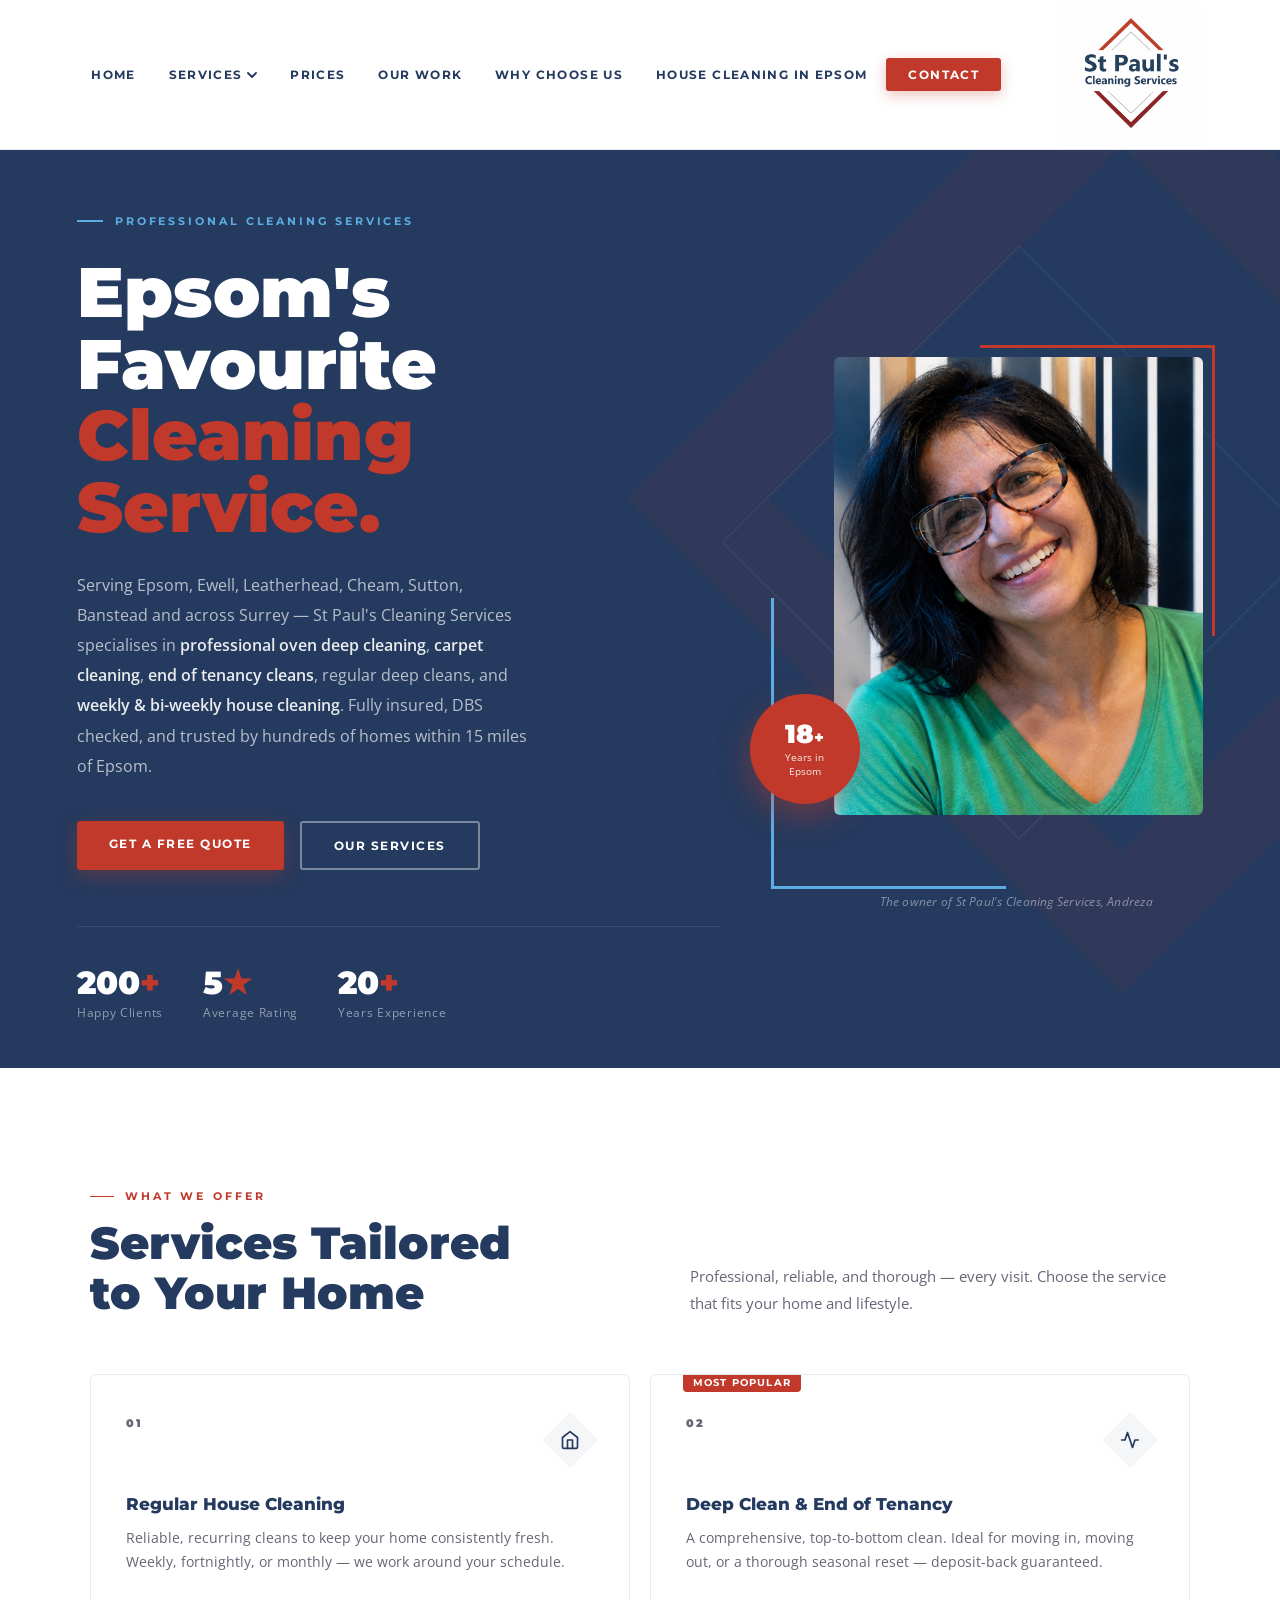
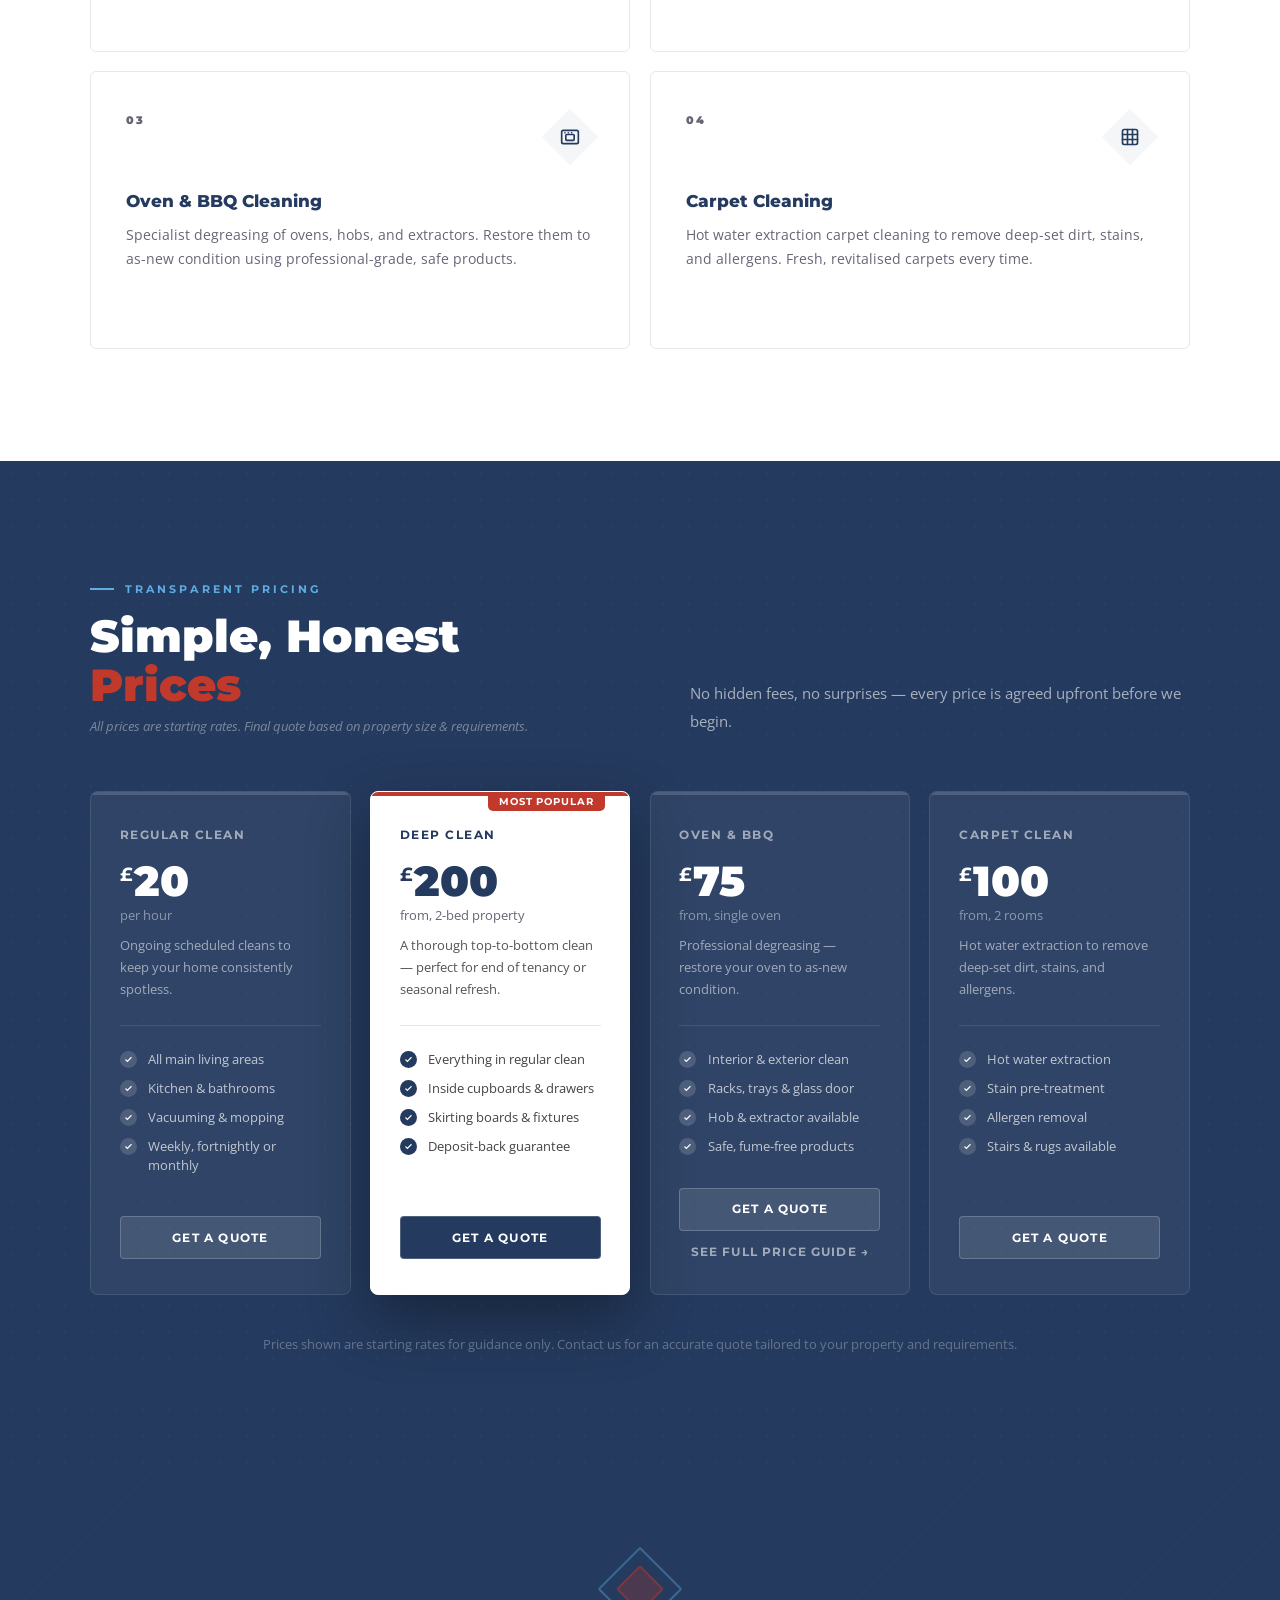
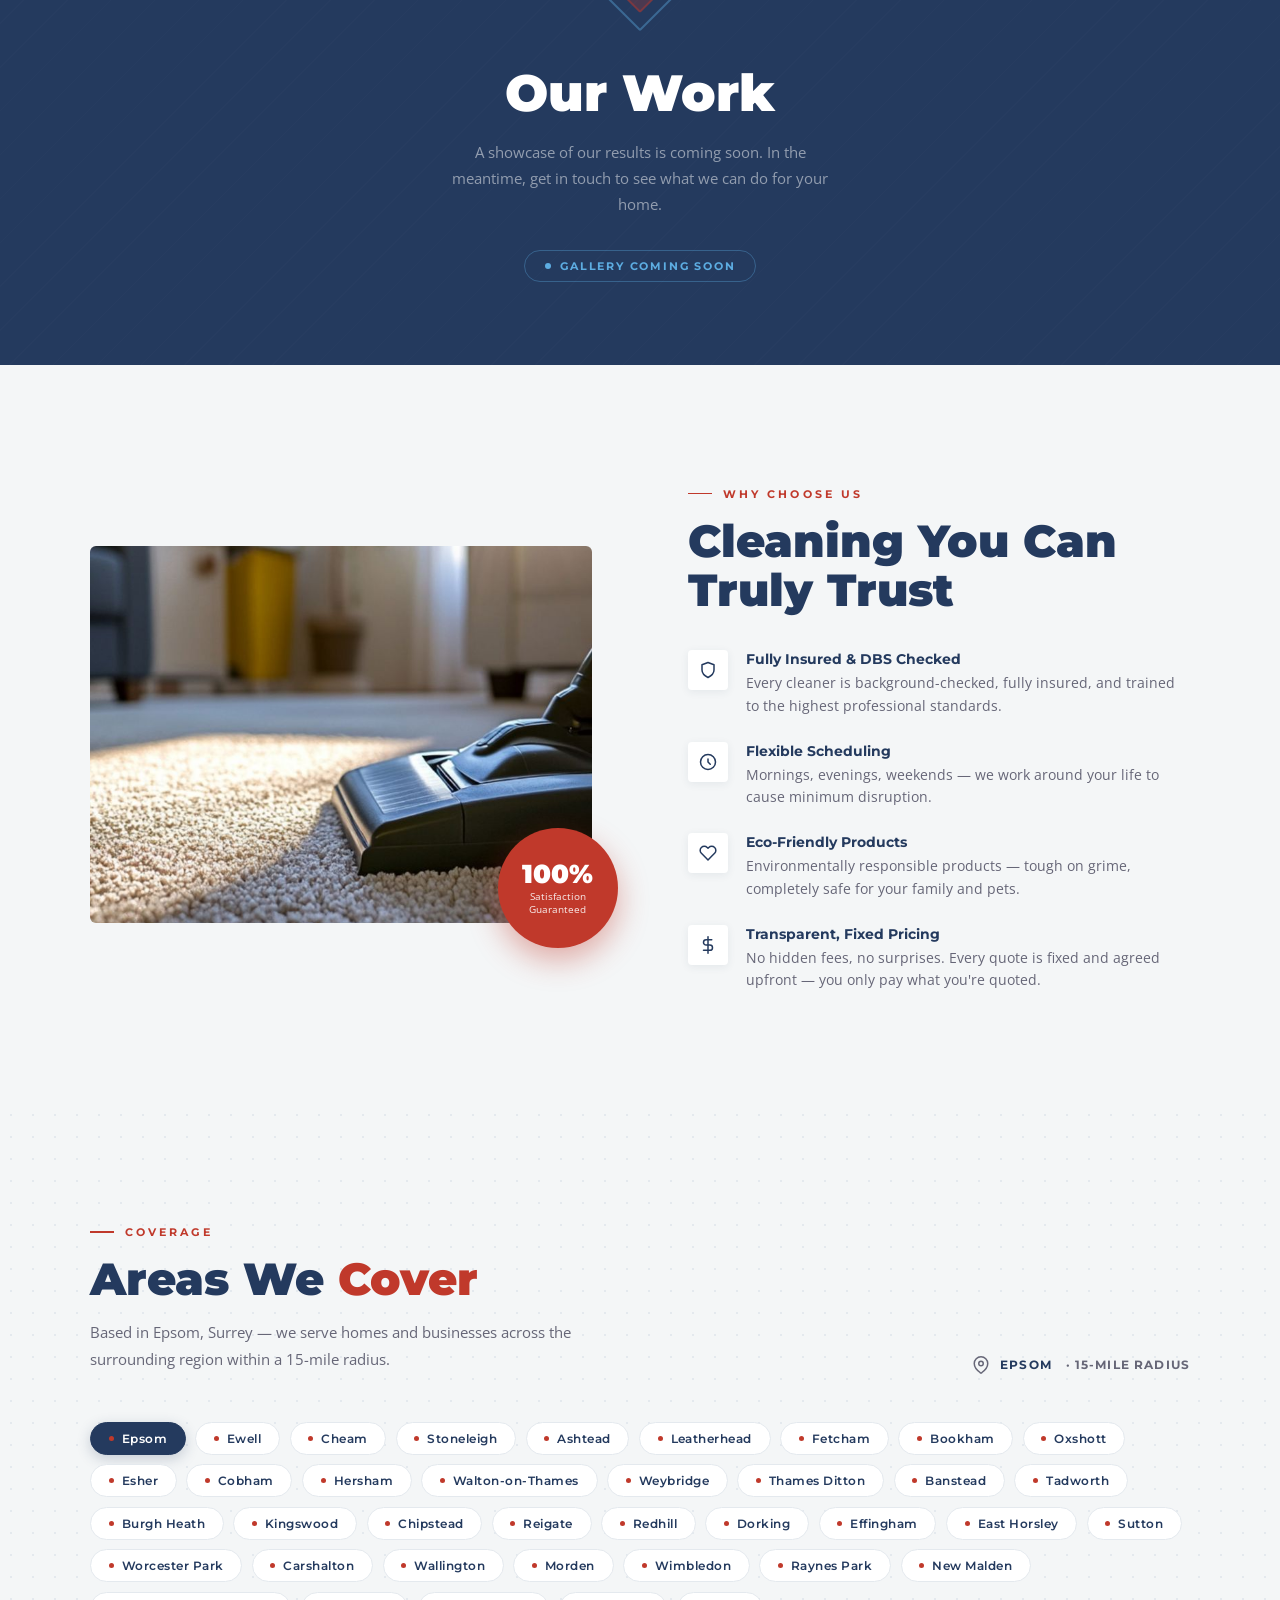
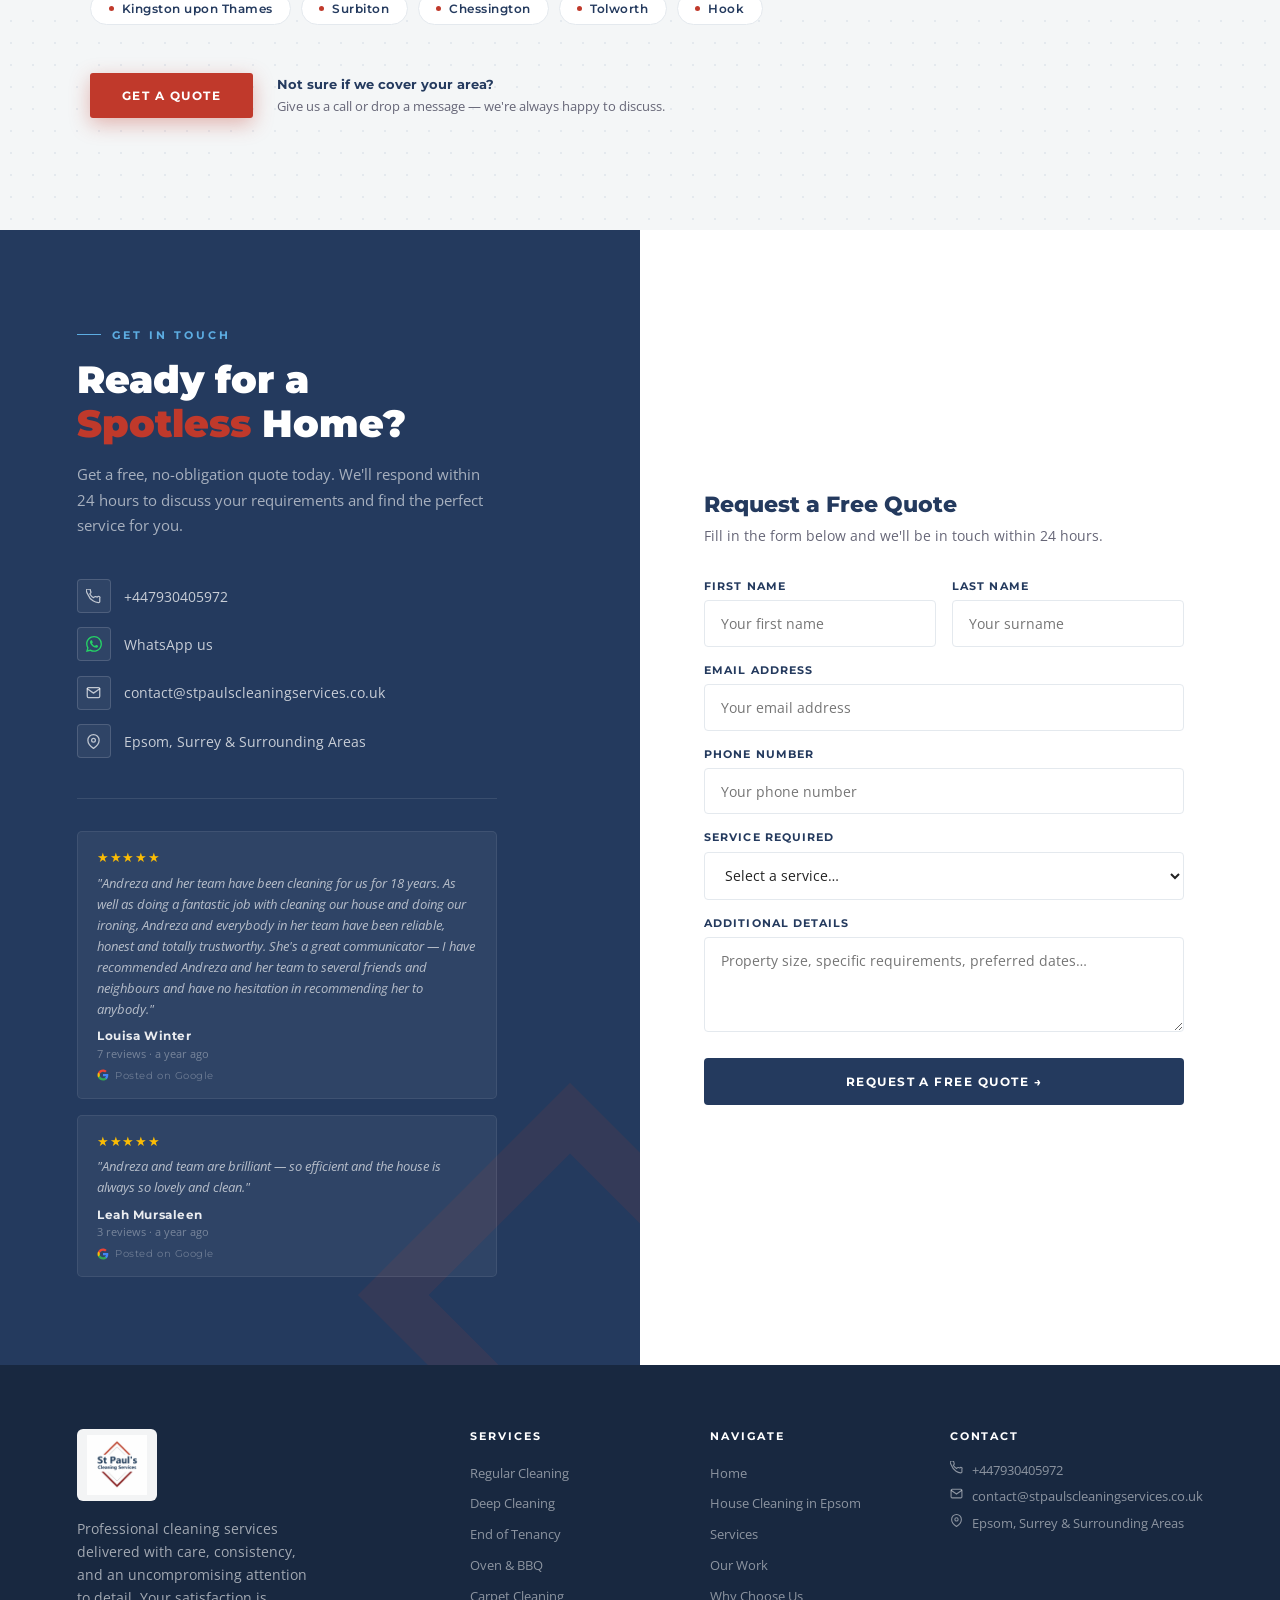
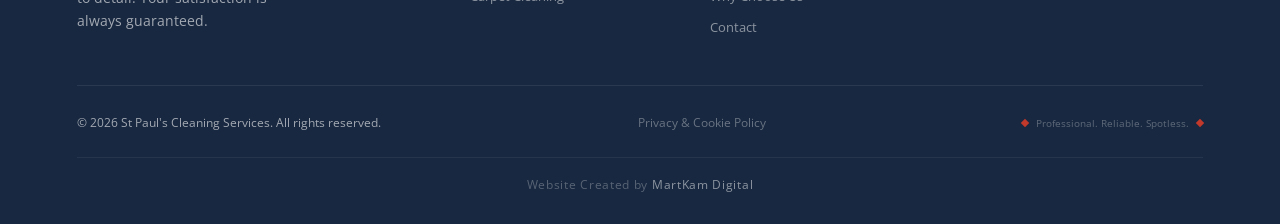
<file: index.html>
﻿<!DOCTYPE html>
<html lang="en">
<head>
    <meta charset="UTF-8">
    <meta name="viewport" content="width=device-width, initial-scale=1.0">
    <link rel="icon" type="image/png" href="StPauls-logo.png">
    <link rel="apple-touch-icon" href="StPauls-logo.png">
    <title>House Cleaning Epsom & Surrey | St Paul's Cleaning Services</title>
    <meta name="description" content="Professional house cleaning in Epsom & Surrey. Regular cleans from £20/hr, deep cleans, carpet & oven cleaning. Fully insured, DBS checked, 18+ years experience. Free quote within 24hrs.">
    <link rel="canonical" href="https://www.stpaulscleaningservices.co.uk/">
    <!-- Open Graph -->
    <meta property="og:title" content="House Cleaning Epsom & Surrey | St Paul's Cleaning Services">
    <meta property="og:description" content="Professional house cleaning in Epsom & Surrey. Regular, deep, carpet & oven cleaning. Fully insured, DBS checked, 18+ years local experience. Free quote today.">
    <meta property="og:type" content="website">
    <meta property="og:url" content="https://www.stpaulscleaningservices.co.uk/">
    <meta property="og:locale" content="en_GB">
    <meta property="og:site_name" content="St Paul's Cleaning Services">
    <!-- Twitter Card -->
    <meta name="twitter:card" content="summary">
    <meta name="twitter:title" content="House Cleaning Epsom & Surrey | St Paul's Cleaning Services">
    <meta name="twitter:description" content="Professional house cleaning in Epsom & Surrey. Regular, deep, carpet & oven cleaning. Fully insured, DBS checked. Free quote today.">
    <!-- Geo -->
    <meta name="geo.region" content="GB-SRY">
    <meta name="geo.placename" content="Epsom, Surrey">
    <meta name="geo.position" content="51.3337;-0.2685">
    <meta name="ICBM" content="51.3337, -0.2685">
    <!-- Robots -->
    <meta name="robots" content="index, follow">
    <!-- Schema: WebSite + LocalBusiness -->
    <script type="application/ld+json">
    {
      "@context": "https://schema.org",
      "@graph": [
        {
          "@type": "WebSite",
          "@id": "https://www.stpaulscleaningservices.co.uk/#website",
          "url": "https://www.stpaulscleaningservices.co.uk/",
          "name": "St Paul's Cleaning Services",
          "description": "Professional house cleaning in Epsom and Surrey",
          "inLanguage": "en-GB"
        },
        {
          "@type": "LocalBusiness",
          "@id": "https://www.stpaulscleaningservices.co.uk/#business",
          "name": "St Paul's Cleaning Services",
          "image": "https://www.stpaulscleaningservices.co.uk/StPauls-logo.png",
          "logo": "https://www.stpaulscleaningservices.co.uk/StPauls-logo.png",
          "description": "Professional domestic cleaning company serving Epsom and surrounding Surrey areas for over 18 years. Services include regular house cleaning, deep cleaning, carpet cleaning, and oven cleaning.",
          "url": "https://www.stpaulscleaningservices.co.uk/",
          "telephone": "+447930405972",
          "email": "contact@stpaulscleaningservices.co.uk",
          "priceRange": "££",
          "currenciesAccepted": "GBP",
          "paymentAccepted": "Cash, Bank Transfer",
          "areaServed": [
            {"@type": "City", "name": "Epsom"},
            {"@type": "City", "name": "Ewell"},
            {"@type": "City", "name": "Ashtead"},
            {"@type": "City", "name": "Leatherhead"},
            {"@type": "City", "name": "Tadworth"},
            {"@type": "City", "name": "Banstead"},
            {"@type": "City", "name": "Cheam"},
            {"@type": "City", "name": "Sutton"}
          ],
          "address": {
            "@type": "PostalAddress",
            "addressLocality": "Epsom",
            "addressRegion": "Surrey",
            "postalCode": "KT17",
            "addressCountry": "GB"
          },
          "geo": {
            "@type": "GeoCoordinates",
            "latitude": 51.3337,
            "longitude": -0.2685
          },
          "openingHoursSpecification": [
            {"@type": "OpeningHoursSpecification", "dayOfWeek": ["Monday","Tuesday","Wednesday","Thursday","Friday"], "opens": "08:00", "closes": "18:00"},
            {"@type": "OpeningHoursSpecification", "dayOfWeek": "Saturday", "opens": "08:00", "closes": "14:00"}
          ],
          "hasOfferCatalog": {
            "@type": "OfferCatalog",
            "name": "Cleaning Services",
            "itemListElement": [
              {"@type": "Offer", "itemOffered": {"@type": "Service", "name": "Regular House Cleaning", "url": "https://www.stpaulscleaningservices.co.uk/regular-cleaning.html"}},
              {"@type": "Offer", "itemOffered": {"@type": "Service", "name": "Deep Clean", "url": "https://www.stpaulscleaningservices.co.uk/deep-clean.html"}},
              {"@type": "Offer", "itemOffered": {"@type": "Service", "name": "Carpet Cleaning", "url": "https://www.stpaulscleaningservices.co.uk/carpet-cleaning.html"}},
              {"@type": "Offer", "itemOffered": {"@type": "Service", "name": "Oven & BBQ Cleaning", "url": "https://www.stpaulscleaningservices.co.uk/oven-cleaning.html"}}
            ]
          }
        },
        {
          "@type": "WebPage",
          "@id": "https://www.stpaulscleaningservices.co.uk/#webpage",
          "url": "https://www.stpaulscleaningservices.co.uk/",
          "name": "House Cleaning Epsom & Surrey | St Paul's Cleaning Services",
          "isPartOf": {"@id": "https://www.stpaulscleaningservices.co.uk/#website"},
          "about": {"@id": "https://www.stpaulscleaningservices.co.uk/#business"},
          "description": "Professional house cleaning in Epsom & Surrey. Regular, deep, carpet & oven cleaning. Fully insured, DBS checked, 18+ years experience.",
          "inLanguage": "en-GB",
          "breadcrumb": {
            "@type": "BreadcrumbList",
            "itemListElement": [{"@type": "ListItem", "position": 1, "name": "Home", "item": "https://www.stpaulscleaningservices.co.uk/"}]
          }
        }
      ]
    }
    </script>
    <link href="https://fonts.googleapis.com/css2?family=Montserrat:wght@400;500;600;700;800;900&family=Open+Sans:wght@300;400;500;600&display=swap" rel="stylesheet">
    <style>
        /* ═══════════════════════════════════
           TOKENS
        ═══════════════════════════════════ */
        :root {
            --navy:      #243A5E;
            --navy-d:    #182840;
            --red:       #C0392B;
            --red-d:     #a93226;
            --blue:      #5DADE2;
            --grey:      #F4F6F7;
            --grey-2:    #E4E9EE;
            --white:     #FFFFFF;
            --text:      #222;
            --muted:     #667;
            --nav-h:     150px;
        }

        *, *::before, *::after { margin: 0; padding: 0; box-sizing: border-box; }
        html { scroll-behavior: smooth; }
        body {
            font-family: 'Open Sans', sans-serif;
            color: var(--text);
            overflow-x: hidden;
            background: var(--white);
        }

        /* ═══════════════════════════════════
           NAVIGATION
        ═══════════════════════════════════ */
        nav {
            position: fixed; top: 0; left: 0; right: 0;
            z-index: 300;
            height: var(--nav-h);
            background: var(--white);
            border-bottom: 1px solid var(--grey-2);
            display: flex; align-items: center;
            justify-content: space-between;
            padding: 0 6%;
            transition: box-shadow 0.3s, height 0.3s;
        }
        nav.compact {
            height: 72px;
            box-shadow: 0 4px 24px rgba(36,58,94,0.1);
        }

        .nav-links {
            display: flex; align-items: center;
            gap: 0.25rem; list-style: none;
        }
        .nav-links li {
            display: flex; align-items: center;
        }
        .nav-links a {
            font-family: 'Montserrat', sans-serif;
            font-weight: 700; font-size: 0.72rem;
            letter-spacing: 0.12em; text-transform: uppercase;
            text-decoration: none; color: var(--navy);
            padding: 0.55rem 0.9rem; border-radius: 3px;
            position: relative; transition: color 0.2s, background 0.2s;
        }
        .nav-links a:not(.nav-cta):hover { color: var(--red); }
        .nav-links a:not(.nav-cta)::after {
            content: ''; position: absolute;
            bottom: 0; left: 0.9rem; right: 0.9rem; height: 2px;
            background: var(--red); transform: scaleX(0);
            transform-origin: left; transition: transform 0.3s;
        }
        .nav-links a:not(.nav-cta):hover::after { transform: scaleX(1); }
        .nav-cta {
            background: var(--red); color: var(--white) !important;
            padding: 0.6rem 1.4rem !important;
            box-shadow: 0 4px 14px rgba(192,57,43,0.3);
            transition: background 0.2s, transform 0.2s, box-shadow 0.2s !important;
        }
        .nav-cta:hover {
            background: var(--red-d) !important; transform: translateY(-1px);
            box-shadow: 0 8px 20px rgba(192,57,43,0.4) !important;
        }
        .nav-cta::after { display: none !important; }

        /* Dropdown */
        .nav-dropdown {
            position: relative;
        }
        .nav-dropdown > a {
            display: inline-flex; align-items: center; gap: 0.3rem;
        }
        .nav-dropdown > a::after { display: none !important; }
        .nav-dropdown > a .nav-chevron {
            display: inline-flex; align-items: center; justify-content: center;
            width: 10px; height: 10px; flex-shrink: 0;
            transition: transform 0.25s;
        }
        .nav-dropdown > a .nav-chevron svg {
            display: block; width: 10px; height: 10px;
        }
        .nav-dropdown:hover > a .nav-chevron,
        .nav-dropdown:focus-within > a .nav-chevron { transform: rotate(180deg); }
        .nav-dropdown > a:hover { color: var(--red); }

        .dropdown-menu {
            position: absolute; top: calc(100% + 8px); left: 50%;
            transform: translateX(-50%);
            background: var(--white);
            border: 1px solid var(--grey-2);
            border-radius: 6px;
            box-shadow: 0 12px 40px rgba(36,58,94,0.14);
            min-width: 210px;
            opacity: 0; visibility: hidden;
            transform: translateX(-50%) translateY(-6px);
            transition: opacity 0.22s ease, transform 0.22s ease, visibility 0.22s;
            z-index: 400;
            overflow: hidden;
        }
        .nav-dropdown:hover .dropdown-menu,
        .nav-dropdown:focus-within .dropdown-menu {
            opacity: 1; visibility: visible;
            transform: translateX(-50%) translateY(0);
        }
        .dropdown-menu a {
            display: flex; align-items: center; gap: 0.75rem;
            font-family: 'Montserrat', sans-serif;
            font-weight: 700; font-size: 0.7rem;
            letter-spacing: 0.1em; text-transform: uppercase;
            text-decoration: none; color: var(--navy);
            padding: 0.85rem 1.2rem;
            border-bottom: 1px solid var(--grey);
            transition: background 0.18s, color 0.18s;
            position: relative;
        }
        .dropdown-menu a::after { display: none !important; }
        .dropdown-menu a:last-child { border-bottom: none; }
        .dropdown-menu a:hover { background: var(--grey); color: var(--red); }
        .dropdown-menu a .dd-icon {
            width: 28px; height: 28px; flex-shrink: 0;
            background: var(--grey);
            border-radius: 50%;
            display: flex; align-items: center; justify-content: center;
            transition: background 0.18s;
        }
        .dropdown-menu a:hover .dd-icon { background: rgba(192,57,43,0.1); }
        .dropdown-menu a .dd-icon svg { width: 13px; height: 13px; }

        /* Mobile dropdown — accordion style */
        .mob-dropdown-toggle {
            display: flex; align-items: center; justify-content: center; gap: 0.5rem;
            font-family: 'Montserrat', sans-serif;
            font-weight: 800; font-size: 1.3rem;
            letter-spacing: 0.06em; text-transform: uppercase;
            text-decoration: none; color: var(--navy);
            padding: 1.5rem 8%; border-bottom: 1px solid var(--grey);
            text-align: center; width: 100%;
            background: none; border-left: none; border-right: none; border-top: none;
            cursor: pointer; transition: background 0.2s, color 0.2s;
        }
        .mob-dropdown-toggle:hover { background: var(--grey); }
        .mob-dropdown-toggle .nav-chevron {
            display: inline-flex; align-items: center; justify-content: center;
            width: 12px; height: 12px; flex-shrink: 0;
            transition: transform 0.25s;
        }
        .mob-dropdown-toggle .nav-chevron svg { display: block; width: 12px; height: 12px; }
        .mob-dropdown-toggle.open .nav-chevron { transform: rotate(180deg); }
        .mob-sub {
            display: none; flex-direction: column;
            background: var(--grey);
        }
        .mob-sub.open { display: flex; }
        .mob-sub a {
            font-size: 1rem !important;
            padding: 1.1rem 10% !important;
            border-bottom: 1px solid var(--grey-2) !important;
            color: var(--navy) !important;
        }
        .mob-sub a:last-child { border-bottom: none !important; }

        .nav-logo { flex-shrink: 0; }
        .nav-logo img { height: 144px; display: block; transition: height 0.3s; }
        nav.compact .nav-logo img { height: 60px; }

        /* Hamburger */
        .hamburger {
            display: none; flex-direction: column;
            gap: 5px; cursor: pointer; background: none; border: none; padding: 4px;
        }
        .hamburger span {
            display: block; width: 22px; height: 2px;
            background: var(--navy); transition: all 0.3s;
        }
        .hamburger.open span:nth-child(1) { transform: rotate(45deg) translate(5px,5px); }
        .hamburger.open span:nth-child(2) { opacity: 0; }
        .hamburger.open span:nth-child(3) { transform: rotate(-45deg) translate(5px,-5px); }

        /* Mobile menu — full screen overlay */
        .mob-menu {
            display: none; position: fixed;
            top: 0; left: 0; right: 0; bottom: 0;
            background: var(--white);
            flex-direction: column;
            justify-content: center; align-items: stretch;
            z-index: 299;
            padding-top: var(--nav-h);
            overflow-y: auto;
        }
        .mob-menu.open { display: flex; }
        .mob-menu a {
            font-family: 'Montserrat', sans-serif;
            font-weight: 800; font-size: 1.3rem;
            letter-spacing: 0.06em; text-transform: uppercase;
            text-decoration: none; color: var(--navy);
            padding: 1.5rem 8%; border-bottom: 1px solid var(--grey);
            text-align: center;
            transition: background 0.2s, color 0.2s;
        }
        .mob-menu a:hover { background: var(--grey); }
        .mob-menu a:last-child { color: var(--red); border-bottom: none; }

        /* ═══════════════════════════════════
           SECTION UTILITY
        ═══════════════════════════════════ */
        .sec { padding: 7rem 6%; }
        .sec-narrow { max-width: 1100px; margin: 0 auto; }

        /* Section label + title pattern */
        .s-label {
            font-family: 'Montserrat', sans-serif;
            font-weight: 700; font-size: 0.68rem;
            letter-spacing: 0.28em; text-transform: uppercase;
            color: var(--red);
            display: inline-flex; align-items: center; gap: 0.7rem;
            margin-bottom: 1rem;
        }
        .s-label::before {
            content: ''; display: inline-block;
            width: 24px; height: 1.5px; background: var(--red);
        }
        .s-label.light { color: var(--blue); }
        .s-label.light::before { background: var(--blue); }

        .s-title {
            font-family: 'Montserrat', sans-serif;
            font-weight: 900;
            font-size: clamp(2rem, 3.5vw, 3.2rem);
            line-height: 1.1; color: var(--navy);
        }
        .s-title.light { color: var(--white); }
        .s-title em { color: var(--red); font-style: normal; }

        .s-sub {
            font-size: 0.95rem; color: var(--muted);
            line-height: 1.8; max-width: 500px;
            margin-top: 0.9rem;
        }
        .s-sub.light { color: rgba(255,255,255,0.6); }

        /* Watermark section number */
        .s-num {
            font-family: 'Montserrat', sans-serif;
            font-weight: 900;
            font-size: clamp(100px, 16vw, 200px);
            line-height: 0.85;
            color: transparent;
            -webkit-text-stroke: 1.5px var(--grey-2);
            user-select: none; pointer-events: none;
            position: absolute; right: 5%; top: -0.15em;
            z-index: 0; letter-spacing: -0.05em;
        }
        .s-num.light { -webkit-text-stroke-color: rgba(255,255,255,0.07); }

        /* Diamond bullet */
        .diamond {
            display: inline-block;
            width: 9px; min-width: 9px; height: 9px;
            background: var(--red); transform: rotate(45deg);
        }
        .diamond.sm { width: 6px; min-width: 6px; height: 6px; }
        .diamond.blue { background: var(--blue); }
        .diamond.white { background: rgba(255,255,255,0.5); }

        /* CTA buttons */
        .btn {
            display: inline-block; text-decoration: none;
            font-family: 'Montserrat', sans-serif;
            font-weight: 700; font-size: 0.78rem;
            letter-spacing: 0.12em; text-transform: uppercase;
            padding: 0.95rem 2rem; border-radius: 3px;
            transition: transform 0.2s, box-shadow 0.2s, background 0.2s;
            border: none; cursor: pointer;
        }
        .btn-red {
            background: var(--red); color: var(--white);
            box-shadow: 0 6px 20px rgba(192,57,43,0.35);
        }
        .btn-red:hover {
            background: var(--red-d); transform: translateY(-2px);
            box-shadow: 0 12px 28px rgba(192,57,43,0.45);
        }
        .btn-outline {
            border: 2px solid rgba(255,255,255,0.4); color: var(--white);
        }
        .btn-outline:hover {
            border-color: var(--white);
            background: rgba(255,255,255,0.08); transform: translateY(-2px);
        }
        .btn-outline-navy {
            border: 2px solid var(--navy); color: var(--navy);
        }
        .btn-outline-navy:hover {
            background: var(--navy); color: var(--white); transform: translateY(-2px);
        }

        /* ═══════════════════════════════════
           01 — HERO
        ═══════════════════════════════════ */
        #hero {
            min-height: 100vh;
            padding-top: var(--nav-h);
            background: var(--navy);
            display: flex; flex-direction: column;
            position: relative; overflow: hidden;
        }

        /* Dot grid texture */
        #hero::before {
            content: ''; position: absolute; inset: 0; z-index: 0;
            background-image: radial-gradient(rgba(255,255,255,0.03) 1px, transparent 1px);
            background-size: 28px 28px;
        }

        /* ── Floating background icons */
        .hero-bg-icons {
            position: absolute; inset: 0; z-index: 0;
            overflow: hidden; pointer-events: none;
        }
        .hbi {
            position: absolute;
            opacity: 0;
            animation-timing-function: ease-in-out;
            animation-iteration-count: infinite;
        }
        @keyframes hbiFloat {
            0%   { transform: translateY(0)     rotate(0deg);   opacity: var(--op); }
            50%  { transform: translateY(-22px) rotate(6deg);   opacity: calc(var(--op) * 1.4); }
            100% { transform: translateY(0)     rotate(0deg);   opacity: var(--op); }
        }
        @keyframes hbiBob {
            0%   { transform: translateY(0)     rotate(0deg)   scale(1);    opacity: var(--op); }
            40%  { transform: translateY(-18px) rotate(-5deg)  scale(1.05); opacity: calc(var(--op) * 1.5); }
            100% { transform: translateY(0)     rotate(0deg)   scale(1);    opacity: var(--op); }
        }
        @keyframes hbiSpin {
            0%   { transform: translateY(0) rotate(0deg);   opacity: var(--op); }
            50%  { transform: translateY(-14px) rotate(180deg); opacity: calc(var(--op) * 1.6); }
            100% { transform: translateY(0) rotate(360deg); opacity: var(--op); }
        }
        @keyframes hbiPulse {
            0%,100% { transform: scale(1) translateY(0);   opacity: var(--op); }
            50%      { transform: scale(1.2) translateY(-10px); opacity: calc(var(--op) * 1.8); }
        }

        /* Large diamond rings */
        .hero-ring {
            position: absolute; border-radius: 0;
            transform: rotate(45deg); pointer-events: none; z-index: 0;
        }
        .hero-ring-1 {
            width: 700px; height: 700px;
            border: 100px solid rgba(192,57,43,0.08);
            right: -15%; top: 50%; transform: translateY(-55%) rotate(45deg);
        }
        .hero-ring-2 {
            width: 420px; height: 420px;
            border: 1.5px solid rgba(93,173,226,0.15);
            right: 4%; top: 50%; transform: translateY(-48%) rotate(45deg);
        }
        .hero-ring-3 {
            width: 200px; height: 200px;
            border: 1.5px solid rgba(93,173,226,0.08);
            right: 13%; top: 50%; transform: translateY(-52%) rotate(45deg);
        }

        /* Main flex body */
        .hero-body {
            flex: 1; display: flex; align-items: center;
            padding: 4rem 6% 3rem; gap: 4rem;
            position: relative; z-index: 1;
        }

        /* Left — text */
        .hero-text { flex: 1; max-width: 1000px; }

        .hero-eyebrow {
            font-family: 'Montserrat', sans-serif;
            font-weight: 700; font-size: 0.7rem;
            letter-spacing: 0.26em; text-transform: uppercase;
            color: var(--blue);
            display: flex; align-items: center; gap: 0.75rem;
            margin-bottom: 1.8rem;
            opacity: 0; animation: fadeUp 0.6s ease forwards 0.2s;
        }
        .hero-eyebrow::before {
            content: ''; width: 26px; height: 1.5px; background: var(--blue);
        }

        .hero-h1 {
            font-family: 'Montserrat', sans-serif;
            font-weight: 900;
            font-size: clamp(3rem, 5.5vw, 5rem);
            color: var(--white); line-height: 1.02;
            margin-bottom: 1.6rem;
            opacity: 0; animation: fadeUp 0.6s ease forwards 0.4s;
        }
        .hero-h1 span { color: var(--red); display: block; }

        .hero-desc {
            font-size: 1.02rem; color: rgba(255,255,255,0.68);
            line-height: 1.85; max-width: 460px;
            margin-bottom: 2.5rem;
            opacity: 0; animation: fadeUp 0.6s ease forwards 0.6s;
        }

        .hero-btns {
            display: flex; gap: 1rem; flex-wrap: wrap;
            margin-bottom: 3.5rem;
            opacity: 0; animation: fadeUp 0.6s ease forwards 0.8s;
        }

        /* Inline stats */
        .hero-stats {
            display: flex; gap: 2.5rem; flex-wrap: wrap;
            padding-top: 2.5rem;
            border-top: 1px solid rgba(255,255,255,0.1);
            opacity: 0; animation: fadeUp 0.6s ease forwards 1s;
        }
        .h-stat-num {
            font-family: 'Montserrat', sans-serif;
            font-weight: 900; font-size: 2rem;
            color: var(--white); display: block; line-height: 1;
        }
        .h-stat-num em { color: var(--red); font-style: normal; }
        .h-stat-lbl {
            font-size: 0.74rem; color: rgba(255,255,255,0.5);
            letter-spacing: 0.06em; margin-top: 0.3rem; display: block;
        }

        /* Right — image stack */
        .hero-visual {
            flex: 0 0 420px; position: relative; height: 520px;
            opacity: 0; animation: fadeUp 0.7s ease forwards 0.7s;
        }
        .hero-img-main {
            position: absolute; right: 0; top: 0;
            width: 88%; height: 88%;
            object-fit: cover; border-radius: 6px; display: block;
        }
        /* Frame accents */
        .hero-visual::before {
            content: ''; position: absolute;
            top: -12px; right: -12px;
            width: 56%; height: 56%;
            border-top: 3px solid var(--red);
            border-right: 3px solid var(--red);
        }
        .hero-visual::after {
            content: ''; position: absolute;
            bottom: -12px; left: -12px;
            width: 56%; height: 56%;
            border-bottom: 3px solid var(--blue);
            border-left: 3px solid var(--blue);
        }
        /* Floating badge */
        .hero-badge {
            position: absolute; bottom: 14%; left: -8%;
            background: var(--red); color: var(--white);
            width: 110px; height: 110px; border-radius: 50%;
            display: flex; flex-direction: column;
            align-items: center; justify-content: center;
            text-align: center;
            box-shadow: 0 12px 32px rgba(192,57,43,0.45);
            z-index: 2;
        }
        .hero-badge strong {
            font-family: 'Montserrat', sans-serif;
            font-weight: 900; font-size: 1.6rem; line-height: 1;
        }
        .hero-badge span { font-size: 0.62rem; opacity: 0.9; margin-top: 0.2rem; }

        /* ═══════════════════════════════════
           02 — SERVICES
        ═══════════════════════════════════ */
        #services {
            background: var(--white);
            position: relative; overflow: hidden;
        }

        .services-header {
            display: flex; align-items: flex-end;
            justify-content: space-between; gap: 2rem;
            margin-bottom: 3.5rem; flex-wrap: wrap;
        }

        .svc-grid {
            display: grid;
            grid-template-columns: repeat(2, 1fr);
            gap: 1.2rem;
        }

        .svc-card {
            position: relative; overflow: hidden;
            border: 1.5px solid var(--grey-2);
            border-radius: 6px; padding: 2.6rem 2.2rem;
            background: var(--white);
            transition: transform 0.35s cubic-bezier(0.22,1,0.36,1),
                        box-shadow 0.35s, border-color 0.3s;
        }
        /* Navy fill on hover */
        .svc-card::before {
            content: ''; position: absolute; inset: 0;
            background: var(--navy);
            transform: translateY(100%);
            transition: transform 0.4s cubic-bezier(0.22,1,0.36,1);
            z-index: 0;
        }
        .svc-card:hover { transform: translateY(-4px); box-shadow: 0 20px 50px rgba(36,58,94,0.14); border-color: var(--navy); }
        .svc-card:hover::before { transform: translateY(0); }
        .svc-card:hover .svc-num,
        .svc-card:hover .svc-name,
        .svc-card:hover .svc-desc { color: rgba(255,255,255,0.9); }
        .svc-card:hover .svc-name { color: var(--white); }
        .svc-card:hover .svc-icon-bg { background: rgba(255,255,255,0.1); }
        .svc-card:hover .svc-arrow { opacity: 1; transform: translateX(0); color: var(--red); }

        .svc-card > * { position: relative; z-index: 1; }

        .svc-card-top {
            display: flex; justify-content: space-between;
            align-items: flex-start; margin-bottom: 1.8rem;
        }
        .svc-num {
            font-family: 'Montserrat', sans-serif;
            font-weight: 900; font-size: 0.68rem;
            letter-spacing: 0.2em; color: var(--muted);
            transition: color 0.3s;
        }
        .svc-icon-wrap { width: 48px; height: 48px; position: relative; }
        .svc-icon-bg {
            position: absolute; inset: 4px;
            background: var(--grey); transform: rotate(45deg);
            transition: background 0.3s;
        }
        .svc-icon-wrap svg {
            position: absolute; top: 50%; left: 50%;
            transform: translate(-50%,-50%);
            width: 20px; height: 20px;
            transition: stroke 0.3s;
        }
        .svc-card:hover .svc-icon-wrap svg { stroke: var(--white); }

        .svc-name {
            font-family: 'Montserrat', sans-serif;
            font-weight: 800; font-size: 1.08rem;
            color: var(--navy); line-height: 1.3;
            margin-bottom: 0.65rem;
            transition: color 0.3s;
        }
        .svc-desc {
            font-size: 0.87rem; color: var(--muted);
            line-height: 1.72; transition: color 0.3s;
        }
        .svc-arrow {
            display: inline-block; margin-top: 1.2rem;
            font-family: 'Montserrat', sans-serif;
            font-weight: 700; font-size: 0.72rem;
            letter-spacing: 0.1em; text-transform: uppercase;
            opacity: 0; transform: translateX(-8px);
            transition: opacity 0.3s, transform 0.3s, color 0.3s;
        }

        /* Popular badge */
        .svc-popular {
            position: absolute; top: -1px; left: 2rem;
            background: var(--red); color: var(--white);
            font-family: 'Montserrat', sans-serif;
            font-weight: 700; font-size: 0.6rem;
            letter-spacing: 0.12em; text-transform: uppercase;
            padding: 0.22rem 0.65rem; border-radius: 0 0 4px 4px;
        }

        /* ═══════════════════════════════════
           03 — OUR WORK (placeholder)
        ═══════════════════════════════════ */
        #our-work {
            background: var(--navy);
            position: relative; overflow: hidden;
            min-height: 500px;
            display: flex; align-items: center; justify-content: center;
        }
        /* Diagonal stripe texture */
        #our-work::before {
            content: ''; position: absolute; inset: 0; z-index: 0;
            background-image: repeating-linear-gradient(
                -45deg,
                transparent, transparent 30px,
                rgba(255,255,255,0.012) 30px, rgba(255,255,255,0.012) 31px
            );
        }
        .work-placeholder {
            position: relative; z-index: 1;
            text-align: center; padding: 4rem 6%;
        }
        .work-placeholder-icon {
            width: 80px; height: 80px; margin: 0 auto 2rem;
            position: relative;
        }
        .work-placeholder-icon::before,
        .work-placeholder-icon::after {
            content: ''; position: absolute;
            top: 50%; left: 50%;
            transform: translate(-50%,-50%) rotate(45deg);
            border-radius: 2px;
        }
        .work-placeholder-icon::before {
            width: 60px; height: 60px;
            border: 2px solid rgba(93,173,226,0.4);
        }
        .work-placeholder-icon::after {
            width: 34px; height: 34px;
            background: rgba(192,57,43,0.25);
            border: 2px solid rgba(192,57,43,0.4);
        }
        .work-placeholder h2 {
            font-family: 'Montserrat', sans-serif;
            font-weight: 900; font-size: clamp(2rem, 4vw, 3.5rem);
            color: var(--white); margin-bottom: 1rem;
        }
        .work-placeholder p {
            font-size: 0.95rem; color: rgba(255,255,255,0.5);
            max-width: 400px; margin: 0 auto 2rem; line-height: 1.7;
        }
        .work-coming-soon {
            display: inline-flex; align-items: center; gap: 0.6rem;
            border: 1px solid rgba(93,173,226,0.35);
            color: var(--blue); border-radius: 100px;
            padding: 0.5rem 1.2rem;
            font-family: 'Montserrat', sans-serif;
            font-weight: 700; font-size: 0.7rem;
            letter-spacing: 0.16em; text-transform: uppercase;
        }
        .work-coming-soon::before {
            content: ''; width: 6px; height: 6px;
            background: var(--blue); border-radius: 50%;
            animation: pulse 1.5s ease-in-out infinite;
        }
        @keyframes pulse {
            0%,100% { opacity: 1; transform: scale(1); }
            50%      { opacity: 0.4; transform: scale(0.8); }
        }

        /* ═══════════════════════════════════
           04 — WHY CHOOSE US
        ═══════════════════════════════════ */
        #about {
            background: var(--grey);
            position: relative; overflow: hidden;
        }

        .why-grid {
            display: grid;
            grid-template-columns: 1fr 1fr;
            gap: 6rem; align-items: center;
        }

        /* Image column */
        .why-img-col { position: relative; }
        .why-img-frame {
            position: relative;
            border-radius: 6px; overflow: hidden;
        }
        .why-img-frame img {
            width: 100%; aspect-ratio: 4/3;
            object-fit: cover; display: block;
        }
        /* Corner accents */
        .why-img-frame::before {
            content: ''; position: absolute;
            top: -14px; left: -14px;
            width: 72px; height: 72px;
            border-top: 3px solid var(--red);
            border-left: 3px solid var(--red);
        }
        .why-img-frame::after {
            content: ''; position: absolute;
            bottom: -14px; right: -14px;
            width: 72px; height: 72px;
            border-bottom: 3px solid var(--navy);
            border-right: 3px solid var(--navy);
        }
        /* Satisfaction badge */
        .why-badge {
            position: absolute; bottom: -1.6rem; right: -1.6rem;
            width: 120px; height: 120px; border-radius: 50%;
            background: var(--red); color: var(--white);
            display: flex; flex-direction: column;
            align-items: center; justify-content: center;
            text-align: center; z-index: 2;
            box-shadow: 0 12px 30px rgba(192,57,43,0.4);
        }
        .why-badge strong {
            font-family: 'Montserrat', sans-serif;
            font-weight: 900; font-size: 1.6rem; line-height: 1; display: block;
        }
        .why-badge span { font-size: 0.6rem; opacity: 0.9; margin-top: 0.2rem; }

        /* Content column */
        .why-features { margin-top: 2.2rem; display: flex; flex-direction: column; gap: 1.5rem; }
        .why-feat {
            display: flex; gap: 1.1rem; align-items: flex-start;
        }
        .why-feat-icon {
            width: 40px; min-width: 40px; height: 40px;
            background: var(--white); border-radius: 4px;
            display: flex; align-items: center; justify-content: center;
            box-shadow: 0 2px 8px rgba(36,58,94,0.08);
        }
        .why-feat-icon svg { width: 18px; height: 18px; }
        .why-feat h4 {
            font-family: 'Montserrat', sans-serif;
            font-weight: 700; font-size: 0.9rem;
            color: var(--navy); margin-bottom: 0.25rem;
        }
        .why-feat p { font-size: 0.86rem; color: var(--muted); line-height: 1.65; }

        /* ═══════════════════════════════════
           05 — CONTACT
        ═══════════════════════════════════ */
        #contact { padding: 0; display: flex; min-height: 700px; }

        .contact-left {
            flex: 1; background: var(--navy);
            padding: 5.5rem 5% 5.5rem 6%;
            display: flex; flex-direction: column;
            justify-content: center; position: relative; overflow: hidden;
        }
        .contact-left::before {
            content: ''; position: absolute;
            bottom: -80px; right: -80px;
            width: 300px; height: 300px;
            border: 50px solid rgba(192,57,43,0.1);
            transform: rotate(45deg); pointer-events: none;
        }
        .contact-left-inner { position: relative; z-index: 1; max-width: 420px; }

        .contact-left h2 {
            font-family: 'Montserrat', sans-serif;
            font-weight: 900;
            font-size: clamp(1.8rem, 3vw, 2.8rem);
            color: var(--white); line-height: 1.15;
            margin-bottom: 1rem;
        }
        .contact-left h2 em { color: var(--red); font-style: normal; }
        .contact-left > .contact-left-inner > p {
            font-size: 0.92rem; color: rgba(255,255,255,0.6);
            line-height: 1.75; margin-bottom: 2.5rem;
        }

        /* Contact details */
        .contact-details { display: flex; flex-direction: column; gap: 0.9rem; margin-bottom: 2.5rem; }
        .contact-detail {
            display: flex; align-items: center; gap: 0.85rem;
            font-size: 0.88rem; color: rgba(255,255,255,0.75);
        }
        .contact-detail-icon {
            width: 34px; height: 34px; min-width: 34px;
            border: 1px solid rgba(255,255,255,0.15);
            border-radius: 4px; display: flex;
            align-items: center; justify-content: center;
            background: rgba(255,255,255,0.05);
        }
        .contact-detail-icon svg { width: 15px; height: 15px; }

        /* Mini testimonials */
        .mini-testi { display: flex; flex-direction: column; gap: 1rem; margin-top: auto; padding-top: 2rem; border-top: 1px solid rgba(255,255,255,0.1); }
        .mini-testi-item {
            background: rgba(255,255,255,0.05);
            border: 1px solid rgba(255,255,255,0.08);
            border-radius: 5px; padding: 1rem 1.2rem;
        }
        .mini-testi-stars { color: #FBBC04; font-size: 0.82rem; margin-bottom: 0.4rem; letter-spacing: 0.05em; }
        .mini-testi-text { font-size: 0.82rem; color: rgba(255,255,255,0.65); line-height: 1.6; font-style: italic; margin-bottom: 0.6rem; }
        .mini-testi-author { font-family: 'Montserrat', sans-serif; font-weight: 700; font-size: 0.72rem; color: rgba(255,255,255,0.9); letter-spacing: 0.05em; margin-bottom: 0.15rem; }
        .mini-testi-meta { font-size: 0.68rem; color: rgba(255,255,255,0.35); margin-bottom: 0.5rem; }
        .mini-testi-google { display: flex; align-items: center; gap: 0.4rem; margin-top: 0.5rem; }
        .mini-testi-google svg { flex-shrink: 0; }
        .mini-testi-google span { font-size: 0.65rem; color: rgba(255,255,255,0.3); font-family: 'Montserrat', sans-serif; letter-spacing: 0.05em; }

        /* Right — form */
        .contact-right {
            flex: 1; background: var(--white);
            padding: 5.5rem 6% 5.5rem 5%;
            display: flex; align-items: center;
        }
        .contact-form-wrap { width: 100%; max-width: 480px; }
        .contact-form-wrap h3 {
            font-family: 'Montserrat', sans-serif;
            font-weight: 800; font-size: 1.4rem;
            color: var(--navy); margin-bottom: 0.4rem;
        }
        .contact-form-wrap > p {
            font-size: 0.88rem; color: var(--muted);
            margin-bottom: 2rem; line-height: 1.6;
        }

        .form-row { display: grid; grid-template-columns: 1fr 1fr; gap: 1rem; }
        .form-group { margin-bottom: 1rem; }
        .form-group label {
            display: block; font-family: 'Montserrat', sans-serif;
            font-weight: 700; font-size: 0.68rem;
            letter-spacing: 0.1em; text-transform: uppercase;
            color: var(--navy); margin-bottom: 0.45rem;
        }
        .form-group input,
        .form-group select,
        .form-group textarea {
            width: 100%; padding: 0.8rem 1rem;
            border: 1.5px solid var(--grey-2); border-radius: 4px;
            font-family: 'Open Sans', sans-serif; font-size: 0.88rem;
            color: var(--text); background: var(--white);
            outline: none; transition: border-color 0.2s, box-shadow 0.2s;
        }
        .form-group input:focus,
        .form-group select:focus,
        .form-group textarea:focus {
            border-color: var(--navy);
            box-shadow: 0 0 0 3px rgba(36,58,94,0.07);
        }
        .form-group textarea { height: 95px; resize: vertical; }
        .form-submit {
            width: 100%; padding: 1rem;
            background: var(--navy); color: var(--white);
            border: none; border-radius: 4px; cursor: pointer;
            font-family: 'Montserrat', sans-serif;
            font-weight: 700; font-size: 0.78rem;
            letter-spacing: 0.12em; text-transform: uppercase;
            transition: background 0.2s, transform 0.2s, box-shadow 0.2s;
            margin-top: 0.3rem;
        }
        .form-submit:hover {
            background: var(--red); transform: translateY(-2px);
            box-shadow: 0 8px 20px rgba(192,57,43,0.3);
        }

        /* ═══════════════════════════════════
           FOOTER
        ═══════════════════════════════════ */
        footer {
            background: var(--navy-d); color: rgba(255,255,255,0.6);
            padding: 4rem 6% 2rem;
        }
        .footer-grid {
            display: grid; grid-template-columns: 1.8fr 1fr 1fr 1fr;
            gap: 3rem; margin-bottom: 3rem;
        }
        .footer-brand img {
            height: 72px; display: block; margin-bottom: 1rem;
            background: rgba(255,255,255,0.95);
            border-radius: 6px;
            padding: 6px 10px;
        }
        .footer-brand p { font-size: 0.85rem; line-height: 1.7; max-width: 230px; }
        .footer-col h4 {
            font-family: 'Montserrat', sans-serif;
            font-weight: 700; font-size: 0.68rem;
            letter-spacing: 0.18em; text-transform: uppercase;
            color: var(--white); margin-bottom: 1.1rem;
        }
        .footer-col ul { list-style: none; display: flex; flex-direction: column; gap: 0.55rem; }
        .footer-col a {
            color: rgba(255,255,255,0.5); text-decoration: none;
            font-size: 0.84rem; transition: color 0.2s;
        }
        .footer-col a:hover { color: var(--blue); }
        .footer-contact-row {
            display: flex; gap: 0.6rem; align-items: flex-start;
            font-size: 0.84rem; color: rgba(255,255,255,0.5);
            margin-bottom: 0.55rem;
        }
        .footer-bottom {
            border-top: 1px solid rgba(255,255,255,0.08);
            padding-top: 1.8rem;
            display: flex; justify-content: space-between;
            align-items: center; flex-wrap: wrap; gap: 1rem;
            font-size: 0.78rem;
        }
        .footer-legal { display: flex; gap: 1.5rem; flex-wrap: wrap; }
        .footer-legal a { color: rgba(255,255,255,0.35); text-decoration: none; font-size: 0.75rem; transition: color 0.2s; }
        .footer-legal a:hover { color: rgba(255,255,255,0.7); }
        .footer-mark {
            display: flex; align-items: center; gap: 0.5rem;
            color: rgba(255,255,255,0.3);
        }
        .footer-mark span {
            width: 6px; height: 6px;
            background: var(--red); transform: rotate(45deg); display: inline-block;
        }
        .footer-credit {
            margin-top: 1.6rem; padding-top: 1.2rem;
            border-top: 1px solid rgba(255,255,255,0.06);
            text-align: center; font-size: 0.72rem;
            letter-spacing: 0.06em; color: rgba(255,255,255,0.28);
        }
        .footer-credit a { color: rgba(255,255,255,0.5); text-decoration: none; transition: color 0.2s; }
        .footer-credit a:hover, .footer-credit a:focus-visible { color: var(--red); }

        /* ═══════════════════════════════════
           03 — PRICES
        ═══════════════════════════════════ */
        #prices {
            background: var(--navy);
            position: relative; overflow: hidden;
        }

        /* Subtle dot texture */
        #prices::before {
            content: ''; position: absolute; inset: 0; z-index: 0;
            background-image: radial-gradient(rgba(255,255,255,0.03) 1px, transparent 1px);
            background-size: 26px 26px;
        }

        .prices-inner { position: relative; z-index: 1; }

        .prices-header {
            display: flex; align-items: flex-end;
            justify-content: space-between; gap: 2rem;
            margin-bottom: 3.5rem; flex-wrap: wrap;
        }

        .price-note {
            font-size: 0.82rem; color: rgba(255,255,255,0.4);
            font-style: italic; margin-top: 0.4rem;
        }

        /* Grid */
        .prices-grid {
            display: grid;
            grid-template-columns: repeat(4, 1fr);
            gap: 1.2rem;
            align-items: stretch;
        }

        /* Card base */
        .price-card {
            background: rgba(255,255,255,0.05);
            border: 1px solid rgba(255,255,255,0.1);
            border-radius: 8px;
            padding: 2.2rem 1.8rem;
            display: flex; flex-direction: column;
            position: relative; overflow: hidden;
            transition: transform 0.3s, background 0.3s, border-color 0.3s;
        }
        .price-card:hover {
            transform: translateY(-5px);
            background: rgba(255,255,255,0.09);
            border-color: rgba(255,255,255,0.18);
        }
        /* Top accent line */
        .price-card::before {
            content: ''; position: absolute;
            top: 0; left: 0; right: 0; height: 3px;
            background: rgba(255,255,255,0.15);
            transition: background 0.3s;
        }
        .price-card:hover::before { background: rgba(255,255,255,0.3); }

        /* Featured card */
        .price-card.featured {
            background: var(--white);
            border-color: var(--white);
            transform: translateY(-8px);
            box-shadow: 0 24px 60px rgba(0,0,0,0.35);
        }
        .price-card.featured:hover { transform: translateY(-12px); }
        .price-card.featured::before { background: var(--red); height: 4px; }
        .price-card.featured .price-name    { color: var(--navy); }
        .price-card.featured .price-amount  { color: var(--navy); }
        .price-card.featured .price-period  { color: var(--muted); }
        .price-card.featured .price-desc    { color: #555; }
        .price-card.featured .price-include-item { color: #444; }
        .price-card.featured .price-check   { background: var(--navy); }
        .price-card.featured .price-divider { border-color: var(--grey-2); }
        .price-card.featured .price-cta     { background: var(--navy); color: var(--white); }
        .price-card.featured .price-cta:hover { background: var(--red); }

        /* Featured badge */
        .price-popular {
            position: absolute; top: 0; right: 1.5rem;
            background: var(--red); color: var(--white);
            font-family: 'Montserrat', sans-serif;
            font-weight: 700; font-size: 0.6rem;
            letter-spacing: 0.1em; text-transform: uppercase;
            padding: 0.25rem 0.7rem;
            border-radius: 0 0 5px 5px;
        }

        .price-name {
            font-family: 'Montserrat', sans-serif;
            font-weight: 700; font-size: 0.78rem;
            letter-spacing: 0.12em; text-transform: uppercase;
            color: rgba(255,255,255,0.55);
            margin-bottom: 1.2rem;
        }

        .price-amount {
            font-family: 'Montserrat', sans-serif;
            font-weight: 900; font-size: 2.6rem;
            color: var(--white); line-height: 1;
            margin-bottom: 0.2rem;
        }
        .price-amount sup {
            font-size: 1.2rem; font-weight: 700;
            vertical-align: super; margin-right: 1px;
        }

        .price-period {
            font-size: 0.8rem; color: rgba(255,255,255,0.45);
            margin-bottom: 0.7rem;
        }

        .price-desc {
            font-size: 0.83rem; color: rgba(255,255,255,0.55);
            line-height: 1.65; margin-bottom: 1.5rem;
        }

        .price-divider {
            border: none; border-top: 1px solid rgba(255,255,255,0.1);
            margin-bottom: 1.5rem;
        }

        .price-includes {
            list-style: none; display: flex;
            flex-direction: column; gap: 0.65rem;
            margin-bottom: 2rem; flex: 1;
        }
        .price-include-item {
            display: flex; align-items: flex-start; gap: 0.7rem;
            font-size: 0.83rem; color: rgba(255,255,255,0.7);
            line-height: 1.4;
        }
        .price-check {
            width: 17px; min-width: 17px; height: 17px;
            background: rgba(255,255,255,0.15);
            border-radius: 50%;
            display: flex; align-items: center; justify-content: center;
            margin-top: 1px;
        }
        .price-check svg { width: 9px; height: 9px; }

        .price-cta {
            display: block; text-align: center;
            padding: 0.85rem 1rem; border-radius: 4px;
            font-family: 'Montserrat', sans-serif;
            font-weight: 700; font-size: 0.74rem;
            letter-spacing: 0.1em; text-transform: uppercase;
            text-decoration: none; cursor: pointer; border: none;
            background: rgba(255,255,255,0.1);
            color: var(--white);
            border: 1px solid rgba(255,255,255,0.2);
            transition: background 0.2s, transform 0.2s, box-shadow 0.2s;
        }
        .price-cta:hover {
            background: var(--red); border-color: var(--red);
            transform: translateY(-1px);
            box-shadow: 0 6px 18px rgba(192,57,43,0.35);
        }

        /* Disclaimer */
        .prices-disclaimer {
            text-align: center; margin-top: 2.5rem;
            font-size: 0.8rem; color: rgba(255,255,255,0.3);
            position: relative; z-index: 1;
        }

        @media (max-width: 1024px) {
            .prices-grid { grid-template-columns: repeat(2, 1fr); }
            .price-card.featured { transform: translateY(0); }
            .price-card.featured:hover { transform: translateY(-5px); }
        }
        @media (max-width: 600px) {
            .prices-grid { grid-template-columns: 1fr; }
        }

        /* ═══════════════════════════════════
           AREAS WE COVER
        ═══════════════════════════════════ */
        #areas {
            background: var(--grey);
            position: relative; overflow: hidden;
        }
        #areas::before {
            content: ''; position: absolute; inset: 0; z-index: 0;
            background-image: radial-gradient(var(--grey-2) 1px, transparent 1px);
            background-size: 22px 22px;
        }
        .areas-inner { position: relative; z-index: 1; }

        .areas-header {
            display: flex; align-items: flex-end;
            justify-content: space-between; gap: 2rem;
            margin-bottom: 3rem; flex-wrap: wrap;
        }

        .areas-map-hint {
            display: flex; align-items: center; gap: 0.6rem;
            font-family: 'Montserrat', sans-serif;
            font-weight: 700; font-size: 0.72rem;
            letter-spacing: 0.1em; text-transform: uppercase;
            color: var(--muted);
        }
        .areas-map-hint svg { flex-shrink: 0; }
        .areas-map-hint span { color: var(--navy); }

        .areas-grid {
            display: flex; flex-wrap: wrap; gap: 0.6rem;
        }

        .area-tag {
            display: inline-flex; align-items: center; gap: 0.5rem;
            font-family: 'Montserrat', sans-serif;
            font-weight: 600; font-size: 0.78rem;
            letter-spacing: 0.04em;
            color: var(--navy);
            background: var(--white);
            border: 1.5px solid var(--grey-2);
            border-radius: 40px;
            padding: 0.5rem 1.1rem;
            transition: background 0.2s, border-color 0.2s, color 0.2s, transform 0.2s, box-shadow 0.2s;
            cursor: default;
        }
        .area-tag::before {
            content: '';
            width: 5px; min-width: 5px; height: 5px;
            background: var(--red); border-radius: 50%;
            flex-shrink: 0;
        }
        .area-tag:hover {
            background: var(--navy); color: var(--white);
            border-color: var(--navy);
            transform: translateY(-2px);
            box-shadow: 0 6px 18px rgba(36,58,94,0.18);
        }
        .area-tag:hover::before { background: var(--blue); }

        .area-tag.local {
            background: var(--navy); color: var(--white);
            border-color: var(--navy);
            box-shadow: 0 4px 14px rgba(36,58,94,0.22);
        }
        .area-tag.local::before { background: var(--red); }

        .areas-cta-row {
            display: flex; align-items: center; gap: 1.5rem;
            margin-top: 3rem; flex-wrap: wrap;
        }
        .areas-cta-note {
            font-size: 0.84rem; color: var(--muted); line-height: 1.6;
        }
        .areas-cta-note strong {
            color: var(--navy); font-family: 'Montserrat', sans-serif;
            font-weight: 700;
        }

        /* ═══════════════════════════════════
           ANIMATIONS
        ═══════════════════════════════════ */
        @keyframes fadeUp {
            from { opacity: 0; transform: translateY(24px); }
            to   { opacity: 1; transform: translateY(0); }
        }
        .reveal {
            opacity: 0; transform: translateY(24px);
            transition: opacity 0.6s ease, transform 0.6s ease;
        }
        .reveal.in { opacity: 1; transform: translateY(0); }

        /* ═══════════════════════════════════
           RESPONSIVE
        ═══════════════════════════════════ */
        @media (max-width: 1024px) {
            .why-grid   { grid-template-columns: 1fr; gap: 4rem; }
            .footer-grid { grid-template-columns: 1fr 1fr; gap: 2rem; }
            #contact    { flex-direction: column; }
            .contact-left { padding: 4rem 6%; }
            .contact-right { padding: 4rem 6%; }
            .contact-left-inner { max-width: 100%; }
        }
        @media (max-width: 768px) {
            :root { --nav-h: 100px; }
            .nav-links { display: none; }
            .hamburger { display: flex; }
            .hero-body  { flex-direction: row; align-items: flex-start; padding: 2.5rem 5% 2rem; gap: 1.2rem; }
            .hero-text  { flex: 1; min-width: 0; }
            .hero-desc  { max-width: 100%; font-size: 0.9rem; }
            .hero-visual {
                display: block;
                flex: 0 0 120px;
                height: 160px;
                margin: 0;
                align-self: flex-start;
                order: 2;
            }
            .hero-text { order: 1; }
            .hero-visual::before,
            .hero-visual::after { display: none; }
            .hero-img-main {
                position: relative;
                width: 100%; height: 100%;
                right: auto; top: auto;
                border-radius: 6px;
                object-position: center top;
            }
            .hero-badge { display: none; }
            .hero-visual p { display: none; }
            .svc-grid   { grid-template-columns: 1fr; }
            .footer-grid { grid-template-columns: 1fr; }
            .form-row   { grid-template-columns: 1fr; }
            .hero-stats { gap: 1.5rem; }
            .nav-logo img { height: 80px; }
            nav.compact .nav-logo img { height: 48px; }
            .mob-menu { top: var(--nav-h); }
        }
        @media (max-width: 480px) {
            .sec { padding: 5rem 5%; }
            .hero-h1 { font-size: 2.6rem; }
            .hero-stats { flex-direction: column; gap: 1.2rem; }
            .areas-header { flex-direction: column; align-items: flex-start; }
        }
        /* Long nav labels wrap below this width, so use the menu button instead */
        @media (max-width: 1199px) { .nav-links { display: none; } .hamburger { display: flex; } }
    </style>
    <link rel="stylesheet" href="whatsapp.css?v=1">
</head>
<body>

<!-- ═══ NAV ═══ -->
<nav id="navbar">
    <ul class="nav-links">
        <li><a href="#hero">Home</a></li>
        <li class="nav-dropdown">
            <a href="#services">Services <span class="nav-chevron"><svg viewBox="0 0 10 6" fill="none" stroke="currentColor" stroke-width="1.8" stroke-linecap="round" stroke-linejoin="round"><polyline points="1 1 5 5 9 1"/></svg></span></a>
            <div class="dropdown-menu">
                <a href="regular-cleaning.html">
                    <span class="dd-icon"><svg viewBox="0 0 24 24" fill="none" stroke="#243A5E" stroke-width="2" stroke-linecap="round" stroke-linejoin="round"><path d="M3 9l9-7 9 7v11a2 2 0 01-2 2H5a2 2 0 01-2-2z"/><polyline points="9 22 9 12 15 12 15 22"/></svg></span>
                    Regular Cleaning
                </a>
                <a href="deep-clean.html">
                    <span class="dd-icon"><svg viewBox="0 0 24 24" fill="none" stroke="#243A5E" stroke-width="2" stroke-linecap="round" stroke-linejoin="round"><path d="M14.5 10c-.83 0-1.5-.67-1.5-1.5v-5c0-.83.67-1.5 1.5-1.5s1.5.67 1.5 1.5v5c0 .83-.67 1.5-1.5 1.5z"/><path d="M20.5 10H19V8.5c0-.83.67-1.5 1.5-1.5s1.5.67 1.5 1.5-.67 1.5-1.5 1.5z"/><path d="M9.5 14c.83 0 1.5.67 1.5 1.5v5c0 .83-.67 1.5-1.5 1.5S8 21.33 8 20.5v-5c0-.83.67-1.5 1.5-1.5z"/><path d="M3.5 14H5v1.5c0 .83-.67 1.5-1.5 1.5S2 16.33 2 15.5 2.67 14 3.5 14z"/></svg></span>
                    Deep Clean
                </a>
                <a href="carpet-cleaning.html">
                    <span class="dd-icon"><svg viewBox="0 0 24 24" fill="none" stroke="#243A5E" stroke-width="2" stroke-linecap="round" stroke-linejoin="round"><rect x="3" y="3" width="18" height="18" rx="2"/><path d="M3 9h18M3 15h18M9 3v18M15 3v18"/></svg></span>
                    Carpet Cleaning
                </a>
                <a href="oven-cleaning.html">
                    <span class="dd-icon"><svg viewBox="0 0 24 24" fill="none" stroke="#243A5E" stroke-width="2" stroke-linecap="round" stroke-linejoin="round"><rect x="2" y="4" width="20" height="17" rx="2"/><path d="M16 4V2M8 4V2M2 10h20"/><circle cx="8" cy="7" r="0.5" fill="#243A5E"/><circle cx="12" cy="7" r="0.5" fill="#243A5E"/><circle cx="16" cy="7" r="0.5" fill="#243A5E"/></svg></span>
                    Oven &amp; BBQ Cleaning
                </a>
            </div>
        </li>
        <li><a href="#prices">Prices</a></li>
        <li><a href="#our-work">Our Work</a></li>
        <li><a href="#about">Why Choose Us</a></li>
        <li><a href="areas-epsom.html">House Cleaning in Epsom</a></li>
        <li><a href="contact.html" class="nav-cta">Contact</a></li>
    </ul>
    <button class="hamburger" id="hamburger" aria-label="Toggle menu">
        <span></span><span></span><span></span>
    </button>
    <div class="nav-logo">
        <img src="StPauls-logo.png" alt="St Paul's Cleaning Services">
    </div>
</nav>

<div class="mob-menu" id="mobMenu">
    <a href="#hero">Home</a>
    <button class="mob-dropdown-toggle" id="mobServicesToggle">Services <span class="nav-chevron"><svg viewBox="0 0 10 6" fill="none" stroke="currentColor" stroke-width="1.8" stroke-linecap="round" stroke-linejoin="round"><polyline points="1 1 5 5 9 1"/></svg></span></button>
    <div class="mob-sub" id="mobServicesSub">
        <a href="regular-cleaning.html">Regular Cleaning</a>
        <a href="deep-clean.html">Deep Clean</a>
        <a href="carpet-cleaning.html">Carpet Cleaning</a>
        <a href="oven-cleaning.html">Oven &amp; BBQ Cleaning</a>
    </div>
    <a href="#prices">Prices</a>
    <a href="#our-work">Our Work</a>
    <a href="#about">Why Choose Us</a>
    <a href="areas-epsom.html">House Cleaning in Epsom</a>
    <a href="#contact">Contact</a>
</div>

<!-- ═══ 01 — HOME / HERO ═══ -->
<section id="hero">
    <div class="hero-ring hero-ring-1"></div>
    <div class="hero-ring hero-ring-2"></div>
    <div class="hero-ring hero-ring-3"></div>

    <!-- Floating background icons -->
    <div class="hero-bg-icons" aria-hidden="true">

        <!-- Spray bottle (detailed) top-left -->
        <svg style="--op:0.07; left:6%; top:20%; width:44px; animation:hbiFloat 8s 0s infinite;" class="hbi" viewBox="0 0 64 64" fill="none" stroke="white" stroke-width="1.6" stroke-linecap="round" stroke-linejoin="round">
            <rect x="18" y="8" width="16" height="12" rx="2"/>
            <path d="M34 14h6l3-6"/>
            <path d="M22 20v28a4 4 0 004 4h12a4 4 0 004-4V20"/>
            <line x1="18" y1="30" x2="22" y2="30"/>
            <line x1="18" y1="36" x2="22" y2="36"/>
            <circle cx="40" cy="8" r="2" fill="white" opacity="0.5"/>
        </svg>

        <!-- Spray mist from bottle -->
        <svg style="--op:0.055; left:11%; top:14%; width:28px; animation:hbiPulse 4s 0.3s infinite;" class="hbi" viewBox="0 0 32 32" fill="white">
            <circle cx="6"  cy="6"  r="1.8"/>
            <circle cx="14" cy="4"  r="1.4"/>
            <circle cx="22" cy="7"  r="1.6"/>
            <circle cx="10" cy="13" r="1.2"/>
            <circle cx="18" cy="11" r="1.5"/>
            <circle cx="26" cy="14" r="1.1"/>
        </svg>

        <!-- Dusting feather left-mid -->
        <svg style="--op:0.065; left:4%; top:55%; width:42px; animation:hbiBob 9s 1s infinite;" class="hbi" viewBox="0 0 64 64" fill="none" stroke="white" stroke-width="1.5" stroke-linecap="round" stroke-linejoin="round">
            <path d="M10 54 Q20 40 36 28 Q50 16 58 10"/>
            <path d="M58 10 Q52 20 44 26 Q36 32 28 36"/>
            <path d="M58 10 Q56 22 50 30 Q44 38 36 42"/>
            <path d="M58 10 Q60 22 56 32 Q52 42 44 48"/>
            <path d="M36 28 Q38 36 34 44 Q30 52 24 56"/>
            <line x1="10" y1="54" x2="16" y2="48"/>
        </svg>

        <!-- 4-point sparkle large top-right area -->
        <svg style="--op:0.08; left:72%; top:12%; width:32px; animation:hbiPulse 3.8s 0.6s infinite;" class="hbi" viewBox="0 0 24 24" fill="white">
            <path d="M12 2 L13.2 10.8 L22 12 L13.2 13.2 L12 22 L10.8 13.2 L2 12 L10.8 10.8 Z"/>
        </svg>

        <!-- Small sparkle scattered -->
        <svg style="--op:0.075; left:18%; top:8%; width:18px; animation:hbiPulse 4.5s 1.2s infinite;" class="hbi" viewBox="0 0 24 24" fill="white">
            <path d="M12 2 L13.2 10.8 L22 12 L13.2 13.2 L12 22 L10.8 13.2 L2 12 L10.8 10.8 Z"/>
        </svg>

        <!-- Tiny sparkle bottom-left -->
        <svg style="--op:0.07; left:28%; top:80%; width:14px; animation:hbiPulse 5s 2s infinite;" class="hbi" viewBox="0 0 24 24" fill="white">
            <path d="M12 2 L13.2 10.8 L22 12 L13.2 13.2 L12 22 L10.8 13.2 L2 12 L10.8 10.8 Z"/>
        </svg>

        <!-- Sparkle right-bottom -->
        <svg style="--op:0.07; left:80%; top:68%; width:16px; animation:hbiPulse 3.5s 0.9s infinite;" class="hbi" viewBox="0 0 24 24" fill="white">
            <path d="M12 2 L13.2 10.8 L22 12 L13.2 13.2 L12 22 L10.8 13.2 L2 12 L10.8 10.8 Z"/>
        </svg>

        <!-- Soap bubble large right -->
        <svg style="--op:0.05; left:86%; top:18%; width:54px; animation:hbiFloat 12s 0.4s infinite;" class="hbi" viewBox="0 0 64 64" fill="none" stroke="white" stroke-width="1">
            <circle cx="32" cy="32" r="28"/>
            <ellipse cx="22" cy="20" rx="6" ry="4" fill="white" opacity="0.12" transform="rotate(-30 22 20)"/>
        </svg>

        <!-- Soap bubble medium -->
        <svg style="--op:0.055; left:78%; top:38%; width:34px; animation:hbiBob 7s 2.2s infinite;" class="hbi" viewBox="0 0 64 64" fill="none" stroke="white" stroke-width="1.2">
            <circle cx="32" cy="32" r="28"/>
            <ellipse cx="22" cy="20" rx="5" ry="3" fill="white" opacity="0.12" transform="rotate(-30 22 20)"/>
        </svg>

        <!-- Soap bubble small cluster -->
        <svg style="--op:0.05; left:60%; top:22%; width:46px; animation:hbiFloat 14s 1.5s infinite;" class="hbi" viewBox="0 0 80 80" fill="none" stroke="white" stroke-width="1">
            <circle cx="24" cy="48" r="18"/>
            <circle cx="48" cy="36" r="13"/>
            <circle cx="38" cy="60" r="9"/>
            <ellipse cx="17" cy="38" rx="4" ry="2.5" fill="white" opacity="0.1" transform="rotate(-30 17 38)"/>
        </svg>

        <!-- Droplet top-centre -->
        <svg style="--op:0.06; left:44%; top:7%; width:26px; animation:hbiBob 8s 0.7s infinite;" class="hbi" viewBox="0 0 24 24" fill="none" stroke="white" stroke-width="1.3" stroke-linecap="round" stroke-linejoin="round">
            <path d="M12 2.69l5.66 5.66a8 8 0 11-11.31 0z"/>
            <line x1="9" y1="14" x2="9" y2="14" stroke-width="1.8" stroke-linecap="round" opacity="0.5"/>
        </svg>

        <!-- Droplet bottom-right -->
        <svg style="--op:0.055; left:90%; top:72%; width:20px; animation:hbiBob 9.5s 3s infinite;" class="hbi" viewBox="0 0 24 24" fill="none" stroke="white" stroke-width="1.3" stroke-linecap="round" stroke-linejoin="round">
            <path d="M12 2.69l5.66 5.66a8 8 0 11-11.31 0z"/>
        </svg>

        <!-- Sponge / scrub pad bottom centre-left -->
        <svg style="--op:0.055; left:38%; top:82%; width:38px; animation:hbiFloat 10s 1.8s infinite;" class="hbi" viewBox="0 0 64 64" fill="none" stroke="white" stroke-width="1.5" stroke-linecap="round" stroke-linejoin="round">
            <rect x="8" y="20" width="48" height="28" rx="6"/>
            <rect x="16" y="12" width="32" height="12" rx="4"/>
            <line x1="20" y1="32" x2="20" y2="40"/>
            <line x1="28" y1="32" x2="28" y2="40"/>
            <line x1="36" y1="32" x2="36" y2="40"/>
            <line x1="44" y1="32" x2="44" y2="40"/>
        </svg>

        <!-- Cleaning cloth / wipe bottom-right area -->
        <svg style="--op:0.05; left:64%; top:78%; width:36px; animation:hbiBob 11s 0.5s infinite;" class="hbi" viewBox="0 0 64 64" fill="none" stroke="white" stroke-width="1.5" stroke-linecap="round" stroke-linejoin="round">
            <path d="M8 44 Q16 28 32 24 Q48 20 56 28 Q60 36 52 44 Q40 56 20 52 Z"/>
            <path d="M20 36 Q28 30 40 32"/>
            <path d="M16 44 Q26 40 38 42"/>
        </svg>
    </div>

    <div class="hero-body">
        <div class="hero-text">
            <div class="hero-eyebrow">Professional Cleaning Services</div>
            <h1 class="hero-h1">
                Epsom's Favourite
                <span>Cleaning Service.</span>
            </h1>
            <p class="hero-desc">
                Serving Epsom, Ewell, Leatherhead, Cheam, Sutton, Banstead and across Surrey — St Paul's Cleaning Services specialises in <strong style="color:rgba(255,255,255,0.9);font-weight:600;">professional oven deep cleaning</strong>, <strong style="color:rgba(255,255,255,0.9);font-weight:600;">carpet cleaning</strong>, <strong style="color:rgba(255,255,255,0.9);font-weight:600;">end of tenancy cleans</strong>, regular deep cleans, and <strong style="color:rgba(255,255,255,0.9);font-weight:600;">weekly &amp; bi-weekly house cleaning</strong>. Fully insured, DBS checked, and trusted by hundreds of homes within 15 miles of Epsom.
            </p>
            <div class="hero-btns">
                <a href="#contact" class="btn btn-red">Get a Free Quote</a>
                <a href="#services" class="btn btn-outline">Our Services</a>
            </div>
            <div class="hero-stats">
                <div>
                    <span class="h-stat-num" data-count="200">0<em>+</em></span>
                    <span class="h-stat-lbl">Happy Clients</span>
                </div>
                <div>
                    <span class="h-stat-num">5<em>★</em></span>
                    <span class="h-stat-lbl">Average Rating</span>
                </div>
                <div>
                    <span class="h-stat-num" data-count="20">0<em>+</em></span>
                    <span class="h-stat-lbl">Years Experience</span>
                </div>
            </div>
        </div>

        <!-- Right — photo -->
        <div class="hero-visual">
            <img class="hero-img-main" src="stpauls-face.png" alt="Andreza, owner of St Paul's Cleaning Services, Epsom Surrey">
            <div class="hero-badge">
                <strong>18<em style="font-style:normal;font-size:1rem;">+</em></strong>
                <span>Years in<br>Epsom</span>
            </div>
            <p style="
                position:absolute; bottom:-2rem; left:0; right:12%;
                font-family:'Open Sans',sans-serif; font-size:0.72rem;
                color:rgba(255,255,255,0.45); font-style:italic;
                text-align:right; letter-spacing:0.02em;
            ">The owner of St Paul's Cleaning Services, Andreza</p>
        </div>

    </div>
</section>

<!-- ═══ 02 — SERVICES ═══ -->
<section id="services" class="sec">
    <div class="sec-narrow" style="position:relative;">
        <div class="services-header">
            <div>
                <div class="s-label">What We Offer</div>
                <h2 class="s-title">Services Tailored<br>to Your Home</h2>
            </div>
            <p class="s-sub" style="margin-top:0;">
                Professional, reliable, and thorough — every visit. Choose the service that fits your home and lifestyle.
            </p>
        </div>

        <div class="svc-grid">
            <!-- Regular -->
            <a href="regular-cleaning.html" class="svc-card reveal" style="text-decoration:none;display:block;">
                <div class="svc-card-top">
                    <span class="svc-num">01</span>
                    <div class="svc-icon-wrap">
                        <div class="svc-icon-bg"></div>
                        <svg viewBox="0 0 24 24" fill="none" stroke="#243A5E" stroke-width="2" stroke-linecap="round" stroke-linejoin="round">
                            <path d="M3 9l9-7 9 7v11a2 2 0 01-2 2H5a2 2 0 01-2-2z"/><polyline points="9 22 9 12 15 12 15 22"/>
                        </svg>
                    </div>
                </div>
                <div class="svc-name">Regular House Cleaning</div>
                <p class="svc-desc">Reliable, recurring cleans to keep your home consistently fresh. Weekly, fortnightly, or monthly — we work around your schedule.</p>
                <span class="svc-arrow">Learn more →</span>
            </a>

            <!-- Deep Clean — popular -->
            <a href="deep-clean.html" class="svc-card reveal" style="animation-delay:0.1s;text-decoration:none;display:block;">
                <div class="svc-popular">Most Popular</div>
                <div class="svc-card-top">
                    <span class="svc-num">02</span>
                    <div class="svc-icon-wrap">
                        <div class="svc-icon-bg"></div>
                        <svg viewBox="0 0 24 24" fill="none" stroke="#243A5E" stroke-width="2" stroke-linecap="round" stroke-linejoin="round">
                            <polyline points="22 12 18 12 15 21 9 3 6 12 2 12"/>
                        </svg>
                    </div>
                </div>
                <div class="svc-name">Deep Clean &amp; End of Tenancy</div>
                <p class="svc-desc">A comprehensive, top-to-bottom clean. Ideal for moving in, moving out, or a thorough seasonal reset — deposit-back guaranteed.</p>
                <span class="svc-arrow">Learn more →</span>
            </a>

            <!-- Oven -->
            <a href="oven-cleaning.html" class="svc-card reveal" style="animation-delay:0.15s;text-decoration:none;display:block;">
                <div class="svc-card-top">
                    <span class="svc-num">03</span>
                    <div class="svc-icon-wrap">
                        <div class="svc-icon-bg"></div>
                        <svg viewBox="0 0 24 24" fill="none" stroke="#243A5E" stroke-width="2" stroke-linecap="round" stroke-linejoin="round">
                            <rect x="2" y="4" width="20" height="16" rx="2"/>
                            <rect x="7" y="9" width="10" height="7" rx="1"/>
                            <line x1="6" y1="7" x2="6.01" y2="7"/>
                            <line x1="10" y1="7" x2="10.01" y2="7"/>
                            <line x1="14" y1="7" x2="14.01" y2="7"/>
                        </svg>
                    </div>
                </div>
                <div class="svc-name">Oven &amp; BBQ Cleaning</div>
                <p class="svc-desc">Specialist degreasing of ovens, hobs, and extractors. Restore them to as-new condition using professional-grade, safe products.</p>
                <span class="svc-arrow">Learn more →</span>
            </a>

            <!-- Carpet -->
            <a href="carpet-cleaning.html" class="svc-card reveal" style="animation-delay:0.2s;text-decoration:none;display:block;">
                <div class="svc-card-top">
                    <span class="svc-num">04</span>
                    <div class="svc-icon-wrap">
                        <div class="svc-icon-bg"></div>
                        <svg viewBox="0 0 24 24" fill="none" stroke="#243A5E" stroke-width="2" stroke-linecap="round" stroke-linejoin="round">
                            <rect x="3" y="3" width="18" height="18" rx="2"/>
                            <path d="M3 9h18M3 15h18M9 3v18M15 3v18"/>
                        </svg>
                    </div>
                </div>
                <div class="svc-name">Carpet Cleaning</div>
                <p class="svc-desc">Hot water extraction carpet cleaning to remove deep-set dirt, stains, and allergens. Fresh, revitalised carpets every time.</p>
                <span class="svc-arrow">Learn more →</span>
            </a>
        </div>
    </div>
</section>

<!-- ═══ 03 — PRICES ═══ -->
<section id="prices" class="sec">
    <div class="sec-narrow prices-inner">
        <div class="prices-header">
            <div>
                <div class="s-label light">Transparent Pricing</div>
                <h2 class="s-title light">Simple, Honest<br><em>Prices</em></h2>
                <p class="price-note">All prices are starting rates. Final quote based on property size &amp; requirements.</p>
            </div>
            <p class="s-sub light" style="margin-top:0;">
                No hidden fees, no surprises — every price is agreed upfront before we begin.
            </p>
        </div>

        <div class="prices-grid">

            <!-- Regular Cleaning -->
            <div class="price-card reveal">
                <div class="price-name">Regular Clean</div>
                <div class="price-amount"><sup>£</sup>20</div>
                <div class="price-period">per hour</div>
                <p class="price-desc">Ongoing scheduled cleans to keep your home consistently spotless.</p>
                <hr class="price-divider">
                <ul class="price-includes">
                    <li class="price-include-item">
                        <span class="price-check"><svg viewBox="0 0 24 24" fill="none" stroke="white" stroke-width="3"><polyline points="20 6 9 17 4 12"/></svg></span>
                        All main living areas
                    </li>
                    <li class="price-include-item">
                        <span class="price-check"><svg viewBox="0 0 24 24" fill="none" stroke="white" stroke-width="3"><polyline points="20 6 9 17 4 12"/></svg></span>
                        Kitchen &amp; bathrooms
                    </li>
                    <li class="price-include-item">
                        <span class="price-check"><svg viewBox="0 0 24 24" fill="none" stroke="white" stroke-width="3"><polyline points="20 6 9 17 4 12"/></svg></span>
                        Vacuuming &amp; mopping
                    </li>
                    <li class="price-include-item">
                        <span class="price-check"><svg viewBox="0 0 24 24" fill="none" stroke="white" stroke-width="3"><polyline points="20 6 9 17 4 12"/></svg></span>
                        Weekly, fortnightly or monthly
                    </li>
                </ul>
                <a href="#contact" class="price-cta">Get a Quote</a>
            </div>

            <!-- Deep Clean — featured -->
            <div class="price-card featured reveal" style="animation-delay:0.08s;">
                <div class="price-popular">Most Popular</div>
                <div class="price-name">Deep Clean</div>
                <div class="price-amount"><sup>£</sup>200</div>
                <div class="price-period">from, 2-bed property</div>
                <p class="price-desc">A thorough top-to-bottom clean — perfect for end of tenancy or seasonal refresh.</p>
                <hr class="price-divider">
                <ul class="price-includes">
                    <li class="price-include-item">
                        <span class="price-check"><svg viewBox="0 0 24 24" fill="none" stroke="white" stroke-width="3"><polyline points="20 6 9 17 4 12"/></svg></span>
                        Everything in regular clean
                    </li>
                    <li class="price-include-item">
                        <span class="price-check"><svg viewBox="0 0 24 24" fill="none" stroke="white" stroke-width="3"><polyline points="20 6 9 17 4 12"/></svg></span>
                        Inside cupboards &amp; drawers
                    </li>
                    <li class="price-include-item">
                        <span class="price-check"><svg viewBox="0 0 24 24" fill="none" stroke="white" stroke-width="3"><polyline points="20 6 9 17 4 12"/></svg></span>
                        Skirting boards &amp; fixtures
                    </li>
                    <li class="price-include-item">
                        <span class="price-check"><svg viewBox="0 0 24 24" fill="none" stroke="white" stroke-width="3"><polyline points="20 6 9 17 4 12"/></svg></span>
                        Deposit-back guarantee
                    </li>
                </ul>
                <a href="#contact" class="price-cta">Get a Quote</a>
            </div>

            <!-- Oven Cleaning -->
            <div class="price-card reveal" style="animation-delay:0.16s;">
                <div class="price-name">Oven &amp; BBQ</div>
                <div class="price-amount"><sup>£</sup>75</div>
                <div class="price-period">from, single oven</div>
                <p class="price-desc">Professional degreasing — restore your oven to as-new condition.</p>
                <hr class="price-divider">
                <ul class="price-includes">
                    <li class="price-include-item">
                        <span class="price-check"><svg viewBox="0 0 24 24" fill="none" stroke="white" stroke-width="3"><polyline points="20 6 9 17 4 12"/></svg></span>
                        Interior &amp; exterior clean
                    </li>
                    <li class="price-include-item">
                        <span class="price-check"><svg viewBox="0 0 24 24" fill="none" stroke="white" stroke-width="3"><polyline points="20 6 9 17 4 12"/></svg></span>
                        Racks, trays &amp; glass door
                    </li>
                    <li class="price-include-item">
                        <span class="price-check"><svg viewBox="0 0 24 24" fill="none" stroke="white" stroke-width="3"><polyline points="20 6 9 17 4 12"/></svg></span>
                        Hob &amp; extractor available
                    </li>
                    <li class="price-include-item">
                        <span class="price-check"><svg viewBox="0 0 24 24" fill="none" stroke="white" stroke-width="3"><polyline points="20 6 9 17 4 12"/></svg></span>
                        Safe, fume-free products
                    </li>
                </ul>
                <a href="#contact" class="price-cta">Get a Quote</a>
                <a href="oven-cleaning.html" style="display:block; text-align:center; margin-top:0.9rem; font-family:'Montserrat',sans-serif; font-weight:700; font-size:0.72rem; letter-spacing:0.1em; text-transform:uppercase; color:rgba(255,255,255,0.55); text-decoration:none; transition:color 0.2s;" onmouseover="this.style.color='rgba(255,255,255,0.95)'" onmouseout="this.style.color='rgba(255,255,255,0.55)'">See Full Price Guide →</a>
            </div>

            <!-- Carpet Cleaning -->
            <div class="price-card reveal" style="animation-delay:0.24s;">
                <div class="price-name">Carpet Clean</div>
                <div class="price-amount"><sup>£</sup>100</div>
                <div class="price-period">from, 2 rooms</div>
                <p class="price-desc">Hot water extraction to remove deep-set dirt, stains, and allergens.</p>
                <hr class="price-divider">
                <ul class="price-includes">
                    <li class="price-include-item">
                        <span class="price-check"><svg viewBox="0 0 24 24" fill="none" stroke="white" stroke-width="3"><polyline points="20 6 9 17 4 12"/></svg></span>
                        Hot water extraction
                    </li>
                    <li class="price-include-item">
                        <span class="price-check"><svg viewBox="0 0 24 24" fill="none" stroke="white" stroke-width="3"><polyline points="20 6 9 17 4 12"/></svg></span>
                        Stain pre-treatment
                    </li>
                    <li class="price-include-item">
                        <span class="price-check"><svg viewBox="0 0 24 24" fill="none" stroke="white" stroke-width="3"><polyline points="20 6 9 17 4 12"/></svg></span>
                        Allergen removal
                    </li>
                    <li class="price-include-item">
                        <span class="price-check"><svg viewBox="0 0 24 24" fill="none" stroke="white" stroke-width="3"><polyline points="20 6 9 17 4 12"/></svg></span>
                        Stairs &amp; rugs available
                    </li>
                </ul>
                <a href="#contact" class="price-cta">Get a Quote</a>
            </div>

        </div>

        <p class="prices-disclaimer">
            Prices shown are starting rates for guidance only. Contact us for an accurate quote tailored to your property and requirements.
        </p>
    </div>
</section>

<!-- ═══ 04 — OUR WORK ═══ -->
<section id="our-work">
    <div class="work-placeholder reveal">
        <div class="work-placeholder-icon"></div>
        <h2>Our Work</h2>
        <p>A showcase of our results is coming soon. In the meantime, get in touch to see what we can do for your home.</p>
        <span class="work-coming-soon">Gallery Coming Soon</span>
    </div>
</section>

<!-- ═══ 05 — WHY CHOOSE US ═══ -->
<section id="about" class="sec">
    <div class="sec-narrow" style="position:relative;">
        <div class="why-grid">
            <!-- Image -->
            <div class="why-img-col reveal">
                <div class="why-img-frame">
                    <img src="carpet-clean.jpeg" alt="Professional carpet cleaning service">
                </div>
                <div class="why-badge">
                    <strong>100%</strong>
                    <span>Satisfaction<br>Guaranteed</span>
                </div>
            </div>

            <!-- Content -->
            <div class="reveal">
                <div class="s-label">Why Choose Us</div>
                <h2 class="s-title">Cleaning You Can<br>Truly Trust</h2>
                <div class="why-features">
                    <div class="why-feat">
                        <div class="why-feat-icon">
                            <svg viewBox="0 0 24 24" fill="none" stroke="#243A5E" stroke-width="2" stroke-linecap="round" stroke-linejoin="round">
                                <path d="M12 22s8-4 8-10V5l-8-3-8 3v7c0 6 8 10 8 10z"/>
                            </svg>
                        </div>
                        <div>
                            <h4>Fully Insured &amp; DBS Checked</h4>
                            <p>Every cleaner is background-checked, fully insured, and trained to the highest professional standards.</p>
                        </div>
                    </div>
                    <div class="why-feat">
                        <div class="why-feat-icon">
                            <svg viewBox="0 0 24 24" fill="none" stroke="#243A5E" stroke-width="2" stroke-linecap="round" stroke-linejoin="round">
                                <path d="M12 2a10 10 0 1 0 0 20 10 10 0 0 0 0-20z"/>
                                <path d="M12 8v4l3 3"/>
                            </svg>
                        </div>
                        <div>
                            <h4>Flexible Scheduling</h4>
                            <p>Mornings, evenings, weekends — we work around your life to cause minimum disruption.</p>
                        </div>
                    </div>
                    <div class="why-feat">
                        <div class="why-feat-icon">
                            <svg viewBox="0 0 24 24" fill="none" stroke="#243A5E" stroke-width="2" stroke-linecap="round" stroke-linejoin="round">
                                <path d="M20.84 4.61a5.5 5.5 0 00-7.78 0L12 5.67l-1.06-1.06a5.5 5.5 0 00-7.78 7.78l1.06 1.06L12 21.23l7.78-7.78 1.06-1.06a5.5 5.5 0 000-7.78z"/>
                            </svg>
                        </div>
                        <div>
                            <h4>Eco-Friendly Products</h4>
                            <p>Environmentally responsible products — tough on grime, completely safe for your family and pets.</p>
                        </div>
                    </div>
                    <div class="why-feat">
                        <div class="why-feat-icon">
                            <svg viewBox="0 0 24 24" fill="none" stroke="#243A5E" stroke-width="2" stroke-linecap="round" stroke-linejoin="round">
                                <line x1="12" y1="1" x2="12" y2="23"/>
                                <path d="M17 5H9.5a3.5 3.5 0 000 7h5a3.5 3.5 0 010 7H6"/>
                            </svg>
                        </div>
                        <div>
                            <h4>Transparent, Fixed Pricing</h4>
                            <p>No hidden fees, no surprises. Every quote is fixed and agreed upfront — you only pay what you're quoted.</p>
                        </div>
                    </div>
                </div>
            </div>
        </div>
    </div>
</section>

<!-- ═══ 05 — AREAS WE COVER ═══ -->
<section id="areas" class="sec">
    <div class="sec-narrow areas-inner">
        <div class="areas-header reveal">
            <div>
                <div class="s-label">Coverage</div>
                <h2 class="s-title">Areas We <em>Cover</em></h2>
                <p class="s-sub">Based in Epsom, Surrey — we serve homes and businesses across the surrounding region within a 15-mile radius.</p>
            </div>
            <div class="areas-map-hint">
                <svg viewBox="0 0 24 24" width="18" height="18" fill="none" stroke="currentColor" stroke-width="2" stroke-linecap="round" stroke-linejoin="round">
                    <path d="M21 10c0 7-9 13-9 13s-9-6-9-13a9 9 0 0118 0z"/><circle cx="12" cy="10" r="3"/>
                </svg>
                <span>Epsom</span>&nbsp;· 15-mile radius
            </div>
        </div>

        <div class="areas-grid reveal" style="transition-delay:0.1s;">
            <!-- Epsom itself — highlighted as home base -->
            <a href="areas-epsom.html" class="area-tag local" style="text-decoration:none;">Epsom</a>
            <!-- Surrey towns & villages -->
            <span class="area-tag">Ewell</span>
            <span class="area-tag">Cheam</span>
            <span class="area-tag">Stoneleigh</span>
            <span class="area-tag">Ashtead</span>
            <span class="area-tag">Leatherhead</span>
            <span class="area-tag">Fetcham</span>
            <span class="area-tag">Bookham</span>
            <span class="area-tag">Oxshott</span>
            <span class="area-tag">Esher</span>
            <span class="area-tag">Cobham</span>
            <span class="area-tag">Hersham</span>
            <span class="area-tag">Walton-on-Thames</span>
            <span class="area-tag">Weybridge</span>
            <span class="area-tag">Thames Ditton</span>
            <span class="area-tag">Banstead</span>
            <span class="area-tag">Tadworth</span>
            <span class="area-tag">Burgh Heath</span>
            <span class="area-tag">Kingswood</span>
            <span class="area-tag">Chipstead</span>
            <span class="area-tag">Reigate</span>
            <span class="area-tag">Redhill</span>
            <span class="area-tag">Dorking</span>
            <span class="area-tag">Effingham</span>
            <span class="area-tag">East Horsley</span>
            <!-- Greater London boroughs within radius -->
            <span class="area-tag">Sutton</span>
            <span class="area-tag">Worcester Park</span>
            <span class="area-tag">Carshalton</span>
            <span class="area-tag">Wallington</span>
            <span class="area-tag">Morden</span>
            <span class="area-tag">Wimbledon</span>
            <span class="area-tag">Raynes Park</span>
            <span class="area-tag">New Malden</span>
            <span class="area-tag">Kingston upon Thames</span>
            <span class="area-tag">Surbiton</span>
            <span class="area-tag">Chessington</span>
            <span class="area-tag">Tolworth</span>
            <span class="area-tag">Hook</span>
        </div>

        <div class="areas-cta-row reveal" style="transition-delay:0.2s;">
            <a href="#contact" class="btn btn-red">Get a Quote</a>
            <p class="areas-cta-note">
                <strong>Not sure if we cover your area?</strong><br>
                Give us a call or drop a message — we're always happy to discuss.
            </p>
        </div>
    </div>
</section>

<!-- ═══ 06 — CONTACT ═══ -->
<section id="contact">
    <!-- Left — navy info panel -->
    <div class="contact-left reveal">
        <div class="contact-left-inner">
            <div class="s-label light">Get in Touch</div>
            <h2>Ready for a<br><em>Spotless</em> Home?</h2>
            <p>Get a free, no-obligation quote today. We'll respond within 24 hours to discuss your requirements and find the perfect service for you.</p>

            <div class="contact-details">
                <div class="contact-detail">
                    <div class="contact-detail-icon">
                        <svg viewBox="0 0 24 24" fill="none" stroke="rgba(255,255,255,0.7)" stroke-width="2" stroke-linecap="round" stroke-linejoin="round">
                            <path d="M22 16.92v3a2 2 0 01-2.18 2 19.79 19.79 0 01-8.63-3.07A19.5 19.5 0 013.07 8.81a19.79 19.79 0 01-3.07-8.68A2 2 0 012 0h3a2 2 0 012 1.72c.127.96.361 1.903.7 2.81a2 2 0 01-.45 2.11L6.09 7.91a16 16 0 006 6l1.27-1.27a2 2 0 012.11-.45c.907.339 1.85.573 2.81.7A2 2 0 0122 14.92z"/>
                        </svg>
                    </div>
                    +447930405972
                </div>
                <a class="contact-detail" href="https://wa.me/447930405972?text=Hi%20St%20Paul's%2C%20I'd%20like%20a%20quote%20for%20a%20clean." target="_blank" rel="noopener">
                    <div class="contact-detail-icon"><svg class="wa-icon" viewBox="0 0 24 24" aria-hidden="true" focusable="false"><path d="M17.472 14.382c-.297-.149-1.758-.867-2.03-.967-.273-.099-.471-.148-.67.15-.197.297-.767.966-.94 1.164-.173.199-.347.223-.644.075-.297-.15-1.255-.463-2.39-1.475-.883-.788-1.48-1.761-1.653-2.059-.173-.297-.018-.458.13-.606.134-.133.298-.347.446-.52.149-.174.198-.298.298-.497.099-.198.05-.371-.025-.52-.075-.149-.669-1.612-.916-2.207-.242-.579-.487-.5-.669-.51-.173-.008-.371-.01-.57-.01-.198 0-.52.074-.792.372-.272.297-1.04 1.016-1.04 2.479 0 1.462 1.065 2.875 1.213 3.074.149.198 2.096 3.2 5.077 4.487.709.306 1.262.489 1.694.625.712.227 1.36.195 1.871.118.571-.085 1.758-.719 2.006-1.413.248-.694.248-1.289.173-1.413-.074-.124-.272-.198-.57-.347m-5.421 7.403h-.004a9.87 9.87 0 01-5.031-1.378l-.361-.214-3.741.982.998-3.648-.235-.374a9.86 9.86 0 01-1.51-5.26c.001-5.45 4.436-9.884 9.888-9.884 2.64 0 5.122 1.03 6.988 2.898a9.825 9.825 0 012.893 6.994c-.003 5.45-4.437 9.884-9.885 9.884m8.413-18.297A11.815 11.815 0 0012.05 0C5.495 0 .16 5.335.157 11.892c0 2.096.547 4.142 1.588 5.945L.057 24l6.305-1.654a11.882 11.882 0 005.683 1.448h.005c6.554 0 11.89-5.335 11.893-11.893a11.821 11.821 0 00-3.48-8.413Z"/></svg></div>
                    WhatsApp us
                </a>
                <div class="contact-detail">
                    <div class="contact-detail-icon">
                        <svg viewBox="0 0 24 24" fill="none" stroke="rgba(255,255,255,0.7)" stroke-width="2" stroke-linecap="round" stroke-linejoin="round">
                            <path d="M4 4h16c1.1 0 2 .9 2 2v12c0 1.1-.9 2-2 2H4c-1.1 0-2-.9-2-2V6c0-1.1.9-2 2-2z"/><polyline points="22,6 12,13 2,6"/>
                        </svg>
                    </div>
                    contact@stpaulscleaningservices.co.uk
                </div>
                <div class="contact-detail">
                    <div class="contact-detail-icon">
                        <svg viewBox="0 0 24 24" fill="none" stroke="rgba(255,255,255,0.7)" stroke-width="2" stroke-linecap="round" stroke-linejoin="round">
                            <path d="M21 10c0 7-9 13-9 13s-9-6-9-13a9 9 0 0118 0z"/><circle cx="12" cy="10" r="3"/>
                        </svg>
                    </div>
                    Epsom, Surrey &amp; Surrounding Areas
                </div>
            </div>

            <div class="mini-testi">
                <div class="mini-testi-item">
                    <div class="mini-testi-stars">★★★★★</div>
                    <p class="mini-testi-text">"Andreza and her team have been cleaning for us for 18 years. As well as doing a fantastic job with cleaning our house and doing our ironing, Andreza and everybody in her team have been reliable, honest and totally trustworthy. She's a great communicator — I have recommended Andreza and her team to several friends and neighbours and have no hesitation in recommending her to anybody."</p>
                    <div class="mini-testi-author">Louisa Winter</div>
                    <div class="mini-testi-meta">7 reviews · a year ago</div>
                    <div class="mini-testi-google">
                        <svg width="12" height="12" viewBox="0 0 24 24"><path fill="#4285F4" d="M22.56 12.25c0-.78-.07-1.53-.2-2.25H12v4.26h5.92c-.26 1.37-1.04 2.53-2.21 3.31v2.77h3.57c2.08-1.92 3.28-4.74 3.28-8.09z"/><path fill="#34A853" d="M12 23c2.97 0 5.46-.98 7.28-2.66l-3.57-2.77c-.98.66-2.23 1.06-3.71 1.06-2.86 0-5.29-1.93-6.16-4.53H2.18v2.84C3.99 20.53 7.7 23 12 23z"/><path fill="#FBBC05" d="M5.84 14.09c-.22-.66-.35-1.36-.35-2.09s.13-1.43.35-2.09V7.07H2.18C1.43 8.55 1 10.22 1 12s.43 3.45 1.18 4.93l3.66-2.84z"/><path fill="#EA4335" d="M12 5.38c1.62 0 3.06.56 4.21 1.64l3.15-3.15C17.45 2.09 14.97 1 12 1 7.7 1 3.99 3.47 2.18 7.07l3.66 2.84c.87-2.6 3.3-4.53 6.16-4.53z"/></svg>
                        <span>Posted on Google</span>
                    </div>
                </div>
                <div class="mini-testi-item">
                    <div class="mini-testi-stars">★★★★★</div>
                    <p class="mini-testi-text">"Andreza and team are brilliant — so efficient and the house is always so lovely and clean."</p>
                    <div class="mini-testi-author">Leah Mursaleen</div>
                    <div class="mini-testi-meta">3 reviews · a year ago</div>
                    <div class="mini-testi-google">
                        <svg width="12" height="12" viewBox="0 0 24 24"><path fill="#4285F4" d="M22.56 12.25c0-.78-.07-1.53-.2-2.25H12v4.26h5.92c-.26 1.37-1.04 2.53-2.21 3.31v2.77h3.57c2.08-1.92 3.28-4.74 3.28-8.09z"/><path fill="#34A853" d="M12 23c2.97 0 5.46-.98 7.28-2.66l-3.57-2.77c-.98.66-2.23 1.06-3.71 1.06-2.86 0-5.29-1.93-6.16-4.53H2.18v2.84C3.99 20.53 7.7 23 12 23z"/><path fill="#FBBC05" d="M5.84 14.09c-.22-.66-.35-1.36-.35-2.09s.13-1.43.35-2.09V7.07H2.18C1.43 8.55 1 10.22 1 12s.43 3.45 1.18 4.93l3.66-2.84z"/><path fill="#EA4335" d="M12 5.38c1.62 0 3.06.56 4.21 1.64l3.15-3.15C17.45 2.09 14.97 1 12 1 7.7 1 3.99 3.47 2.18 7.07l3.66 2.84c.87-2.6 3.3-4.53 6.16-4.53z"/></svg>
                        <span>Posted on Google</span>
                    </div>
                </div>
            </div>
        </div>
    </div>

    <!-- Right — form -->
    <div class="contact-right reveal">
        <div class="contact-form-wrap">
            <h3>Request a Free Quote</h3>
            <p>Fill in the form below and we'll be in touch within 24 hours.</p>
            <form id="quoteForm" action="https://formspree.io/f/xlgkpzbw" method="POST" onsubmit="handleSubmit(event)">
                <div class="form-row">
                    <div class="form-group">
                        <label>First Name</label>
                        <input type="text" name="firstName" placeholder="Your first name" required>
                    </div>
                    <div class="form-group">
                        <label>Last Name</label>
                        <input type="text" name="lastName" placeholder="Your surname" required>
                    </div>
                </div>
                <div class="form-group">
                    <label>Email Address</label>
                    <input type="email" name="email" placeholder="Your email address" required>
                </div>
                <div class="form-group">
                    <label>Phone Number</label>
                    <input type="tel" name="phone" placeholder="Your phone number">
                </div>
                <div class="form-group">
                    <label>Service Required</label>
                    <select name="service">
                        <option value="">Select a service…</option>
                        <option>Regular House Cleaning</option>
                        <option>Deep Cleaning</option>
                        <option>End of Tenancy Cleaning</option>
                        <option>Oven &amp; BBQ Cleaning</option>
                        <option>Carpet Cleaning</option>
                        <option>Multiple Services</option>
                    </select>
                </div>
                <div class="form-group">
                    <label>Additional Details</label>
                    <textarea name="message" placeholder="Property size, specific requirements, preferred dates…"></textarea>
                </div>
                <button type="submit" class="form-submit" id="submitBtn">
                    Request a Free Quote &rarr;
                </button>
            </form>
        </div>
    </div>
</section>

<!-- ═══ FOOTER ═══ -->
<footer>
    <div class="footer-grid">
        <div class="footer-brand">
            <img src="StPauls-logo.png" alt="St Paul's Cleaning Services">
            <p>Professional cleaning services delivered with care, consistency, and an uncompromising attention to detail. Your satisfaction is always guaranteed.</p>
        </div>
        <div class="footer-col">
            <h4>Services</h4>
            <ul>
                <li><a href="regular-cleaning.html">Regular Cleaning</a></li>
                <li><a href="deep-clean.html">Deep Cleaning</a></li>
                <li><a href="deep-clean.html">End of Tenancy</a></li>
                <li><a href="oven-cleaning.html">Oven &amp; BBQ</a></li>
                <li><a href="carpet-cleaning.html">Carpet Cleaning</a></li>
            </ul>
        </div>
        <div class="footer-col">
            <h4>Navigate</h4>
            <ul>
                <li><a href="#hero">Home</a></li>
                <li><a href="areas-epsom.html">House Cleaning in Epsom</a></li>
                <li><a href="#services">Services</a></li>
                <li><a href="#our-work">Our Work</a></li>
                <li><a href="#about">Why Choose Us</a></li>
                <li><a href="#contact">Contact</a></li>
            </ul>
        </div>
        <div class="footer-col">
            <h4>Contact</h4>
            <div class="footer-contact-row">
                <svg width="13" height="13" viewBox="0 0 24 24" fill="none" stroke="currentColor" stroke-width="2"><path d="M22 16.92v3a2 2 0 01-2.18 2 19.79 19.79 0 01-8.63-3.07A19.5 19.5 0 013.07 8.81a19.79 19.79 0 01-3.07-8.68A2 2 0 012 0h3a2 2 0 012 1.72c.127.96.361 1.903.7 2.81a2 2 0 01-.45 2.11L6.09 7.91a16 16 0 006 6l1.27-1.27a2 2 0 012.11-.45c.907.339 1.85.573 2.81.7A2 2 0 0122 14.92z"/></svg>
                <span>+447930405972</span>
            </div>
            <div class="footer-contact-row">
                <svg width="13" height="13" viewBox="0 0 24 24" fill="none" stroke="currentColor" stroke-width="2"><path d="M4 4h16c1.1 0 2 .9 2 2v12c0 1.1-.9 2-2 2H4c-1.1 0-2-.9-2-2V6c0-1.1.9-2 2-2z"/><polyline points="22,6 12,13 2,6"/></svg>
                <span>contact@stpaulscleaningservices.co.uk</span>
            </div>
            <div class="footer-contact-row">
                <svg width="13" height="13" viewBox="0 0 24 24" fill="none" stroke="currentColor" stroke-width="2"><path d="M21 10c0 7-9 13-9 13s-9-6-9-13a9 9 0 0118 0z"/><circle cx="12" cy="10" r="3"/></svg>
                <span>Epsom, Surrey &amp; Surrounding Areas</span>
            </div>
        </div>
    </div>
    <div class="footer-bottom">
        <span>&copy; 2026 St Paul's Cleaning Services. All rights reserved.</span>
        <div class="footer-legal"><a href="privacy-policy.html">Privacy &amp; Cookie Policy</a></div>
        <div class="footer-mark">
            <span></span>
            <small>Professional. Reliable. Spotless.</small>
            <span></span>
        </div>
    </div>
    <div class="footer-credit">
        Website Created by <a href="https://www.martkamdigital.com/" target="_blank" rel="noopener">MartKam Digital</a>
    </div>
</footer>

<script>
    // ── Nav compact on scroll
    const navbar = document.getElementById('navbar');
    window.addEventListener('scroll', () => {
        navbar.classList.toggle('compact', window.scrollY > 40);
    }, { passive: true });

    // ── Hamburger
    const hamburger = document.getElementById('hamburger');
    const mobMenu   = document.getElementById('mobMenu');
    hamburger.addEventListener('click', () => {
        hamburger.classList.toggle('open');
        mobMenu.classList.toggle('open');
        if (mobMenu.classList.contains('open')) {
            mobMenu.style.paddingTop = navbar.offsetHeight + 'px';
            document.body.style.overflow = 'hidden';
        } else {
            document.body.style.overflow = '';
        }
    });
    mobMenu.querySelectorAll('a').forEach(a => a.addEventListener('click', () => {
        hamburger.classList.remove('open');
        mobMenu.classList.remove('open');
        document.body.style.overflow = '';
    }));

    // ── Mobile services accordion
    const mobServicesToggle = document.getElementById('mobServicesToggle');
    const mobServicesSub    = document.getElementById('mobServicesSub');
    mobServicesToggle.addEventListener('click', () => {
        mobServicesToggle.classList.toggle('open');
        mobServicesSub.classList.toggle('open');
    });

    // ── Scroll reveal
    const revealObserver = new IntersectionObserver((entries) => {
        entries.forEach((entry, i) => {
            if (entry.isIntersecting) {
                setTimeout(() => entry.target.classList.add('in'), i * 90);
                revealObserver.unobserve(entry.target);
            }
        });
    }, { threshold: 0.1 });
    document.querySelectorAll('.reveal').forEach(el => revealObserver.observe(el));

    // ── Stat counter animation
    function animateCount(el, target, duration = 1200) {
        const start = performance.now();
        const update = (now) => {
            const progress = Math.min((now - start) / duration, 1);
            const eased = 1 - Math.pow(1 - progress, 3);
            el.firstChild.textContent = Math.round(eased * target);
            if (progress < 1) requestAnimationFrame(update);
        };
        requestAnimationFrame(update);
    }
    const statsObserver = new IntersectionObserver((entries) => {
        entries.forEach(entry => {
            if (entry.isIntersecting) {
                document.querySelectorAll('[data-count]').forEach(el => {
                    animateCount(el, parseInt(el.dataset.count));
                });
                statsObserver.disconnect();
            }
        });
    }, { threshold: 0.5 });
    const statsEl = document.querySelector('.hero-stats');
    if (statsEl) statsObserver.observe(statsEl);

    // ── Form submit
    async function handleSubmit(e) {
        e.preventDefault();
        const btn = document.getElementById('submitBtn');
        const form = e.target;

        btn.textContent = 'Sending…';
        btn.disabled = true;

        try {
            const res = await fetch(form.action, {
                method: 'POST',
                body: new FormData(form),
                headers: { 'Accept': 'application/json' },
            });
            if (!res.ok) throw new Error('Server error');
            btn.textContent = '✓ Request Sent!';
            btn.style.background = '#27ae60';
            form.reset();
            setTimeout(() => {
                btn.textContent = 'Request a Free Quote →';
                btn.style.background = '';
                btn.disabled = false;
            }, 4000);
        } catch (err) {
            btn.textContent = 'Something went wrong — try again';
            btn.style.background = '#c0392b';
            setTimeout(() => {
                btn.textContent = 'Request a Free Quote →';
                btn.style.background = '';
                btn.disabled = false;
            }, 4000);
        }
    }

    // ── Smooth scroll
    document.querySelectorAll('a[href^="#"]').forEach(anchor => {
        anchor.addEventListener('click', function(e) {
            const target = document.querySelector(this.getAttribute('href'));
            if (target) {
                e.preventDefault();
                const offset = navbar.offsetHeight;
                const top = target.getBoundingClientRect().top + window.scrollY - offset;
                window.scrollTo({ top, behavior: 'smooth' });
            }
        });
    });
</script>

<!-- Sticky WhatsApp button (mobile) -->
<a class="wa-sticky" href="https://wa.me/447930405972?text=Hi%20St%20Paul's%2C%20I'd%20like%20a%20quote%20for%20a%20clean." target="_blank" rel="noopener" aria-label="Chat with us on WhatsApp"><svg class="wa-icon" viewBox="0 0 24 24" aria-hidden="true" focusable="false"><path d="M17.472 14.382c-.297-.149-1.758-.867-2.03-.967-.273-.099-.471-.148-.67.15-.197.297-.767.966-.94 1.164-.173.199-.347.223-.644.075-.297-.15-1.255-.463-2.39-1.475-.883-.788-1.48-1.761-1.653-2.059-.173-.297-.018-.458.13-.606.134-.133.298-.347.446-.52.149-.174.198-.298.298-.497.099-.198.05-.371-.025-.52-.075-.149-.669-1.612-.916-2.207-.242-.579-.487-.5-.669-.51-.173-.008-.371-.01-.57-.01-.198 0-.52.074-.792.372-.272.297-1.04 1.016-1.04 2.479 0 1.462 1.065 2.875 1.213 3.074.149.198 2.096 3.2 5.077 4.487.709.306 1.262.489 1.694.625.712.227 1.36.195 1.871.118.571-.085 1.758-.719 2.006-1.413.248-.694.248-1.289.173-1.413-.074-.124-.272-.198-.57-.347m-5.421 7.403h-.004a9.87 9.87 0 01-5.031-1.378l-.361-.214-3.741.982.998-3.648-.235-.374a9.86 9.86 0 01-1.51-5.26c.001-5.45 4.436-9.884 9.888-9.884 2.64 0 5.122 1.03 6.988 2.898a9.825 9.825 0 012.893 6.994c-.003 5.45-4.437 9.884-9.885 9.884m8.413-18.297A11.815 11.815 0 0012.05 0C5.495 0 .16 5.335.157 11.892c0 2.096.547 4.142 1.588 5.945L.057 24l6.305-1.654a11.882 11.882 0 005.683 1.448h.005c6.554 0 11.89-5.335 11.893-11.893a11.821 11.821 0 00-3.48-8.413Z"/></svg><span>WhatsApp us</span></a>
<script src="whatsapp.js?v=1" defer></script>
</body>
</html>
</file>
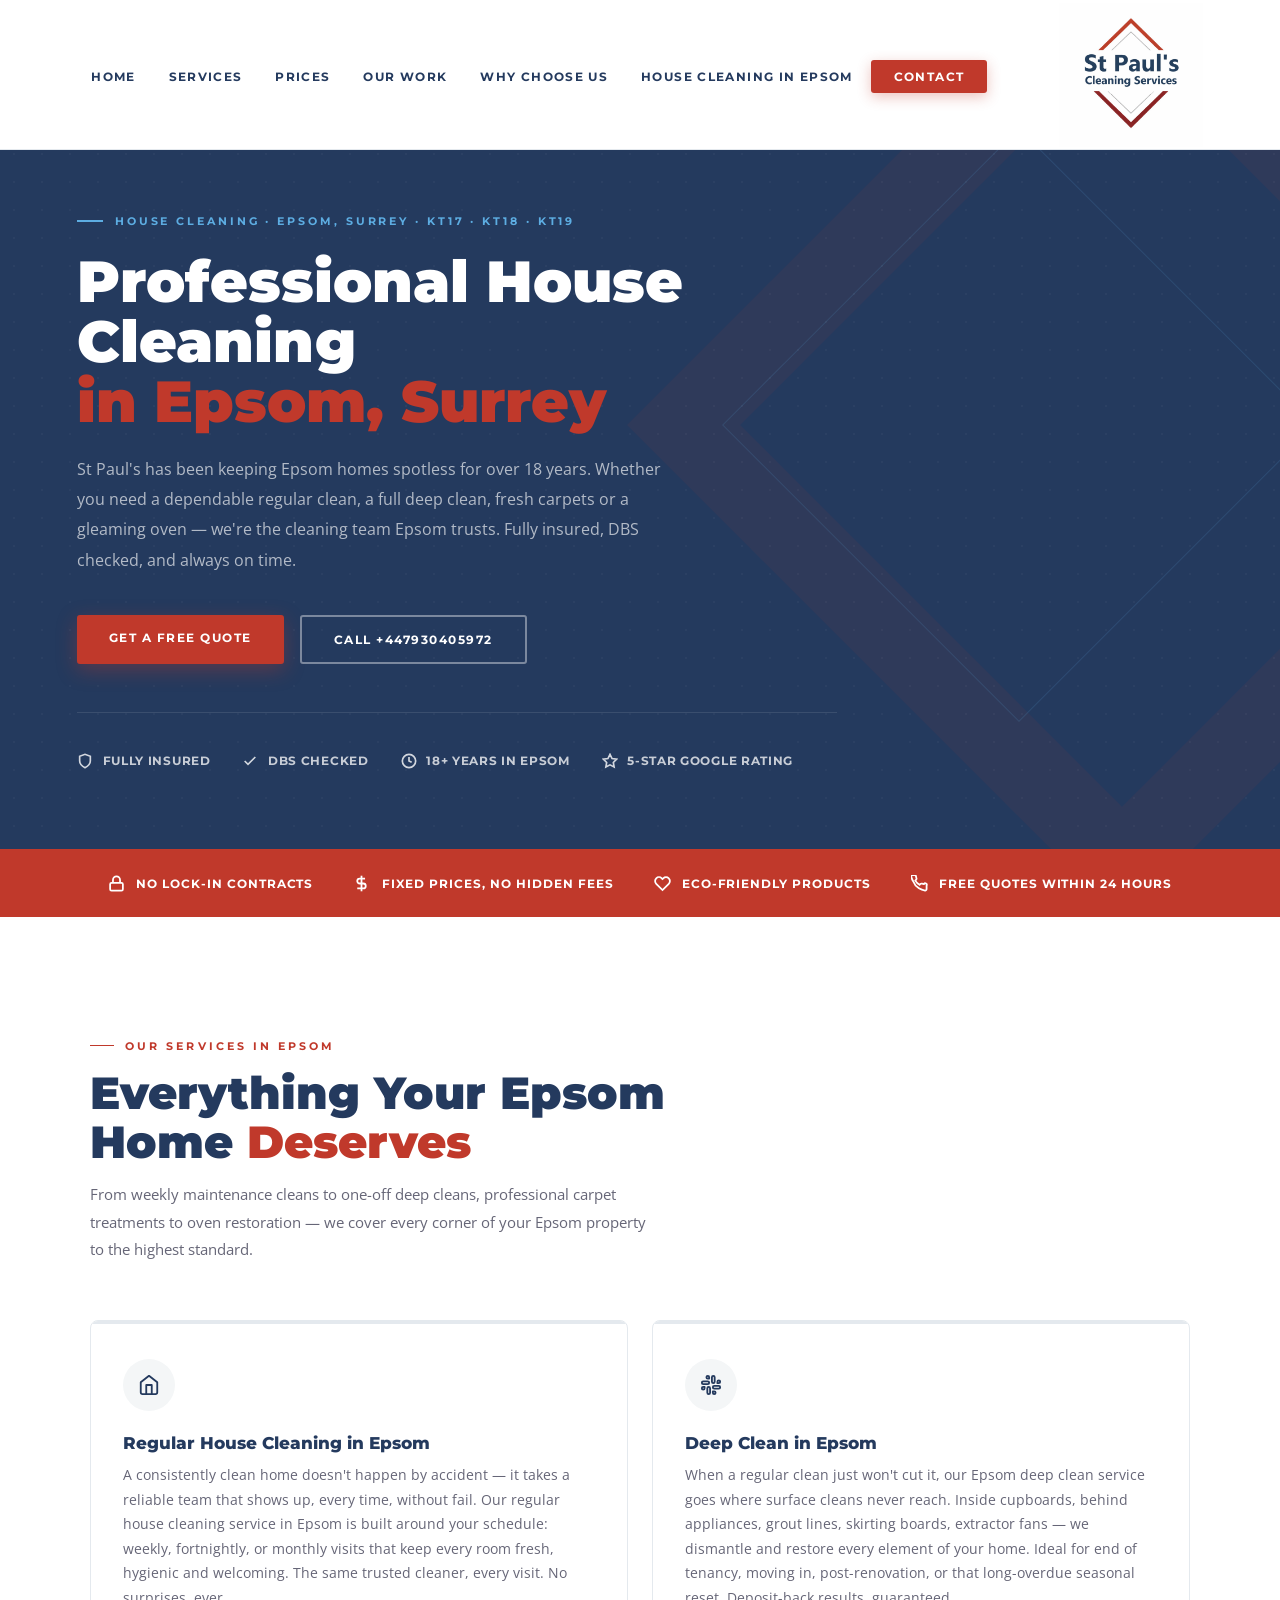
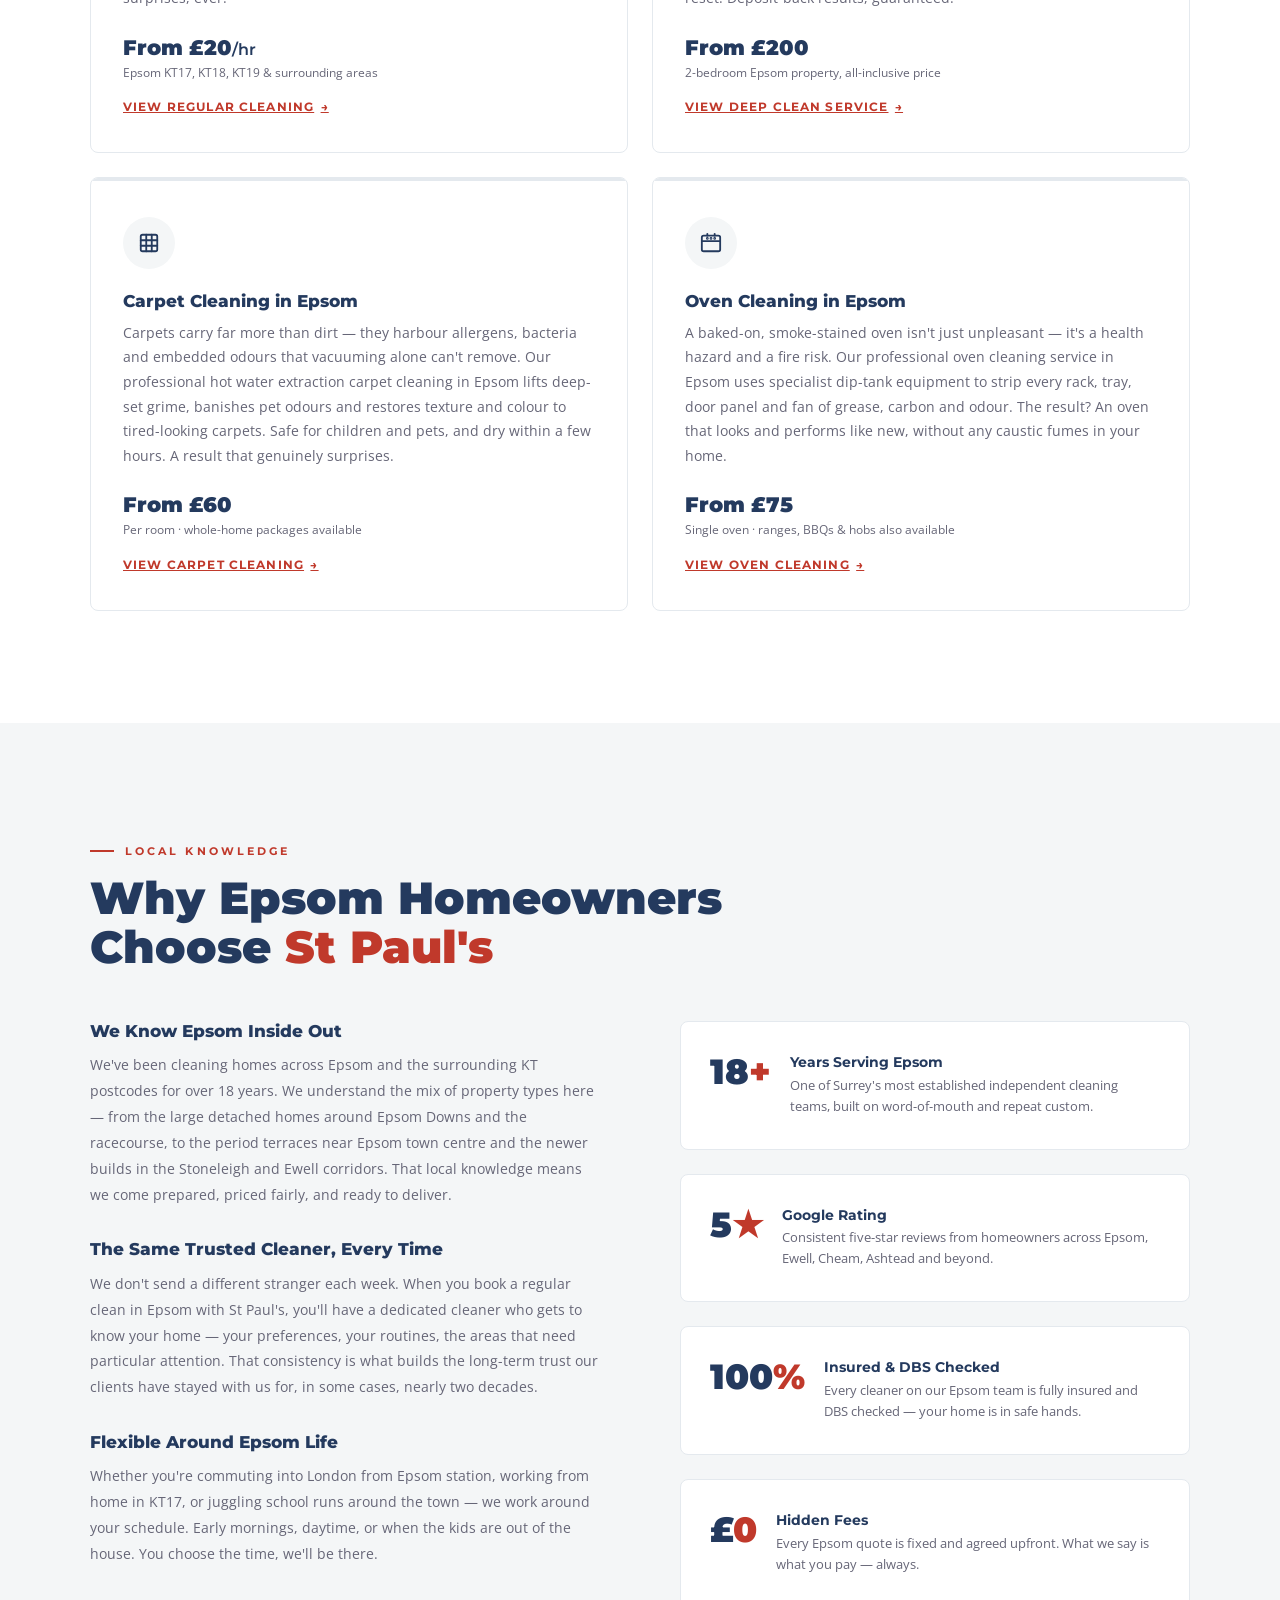
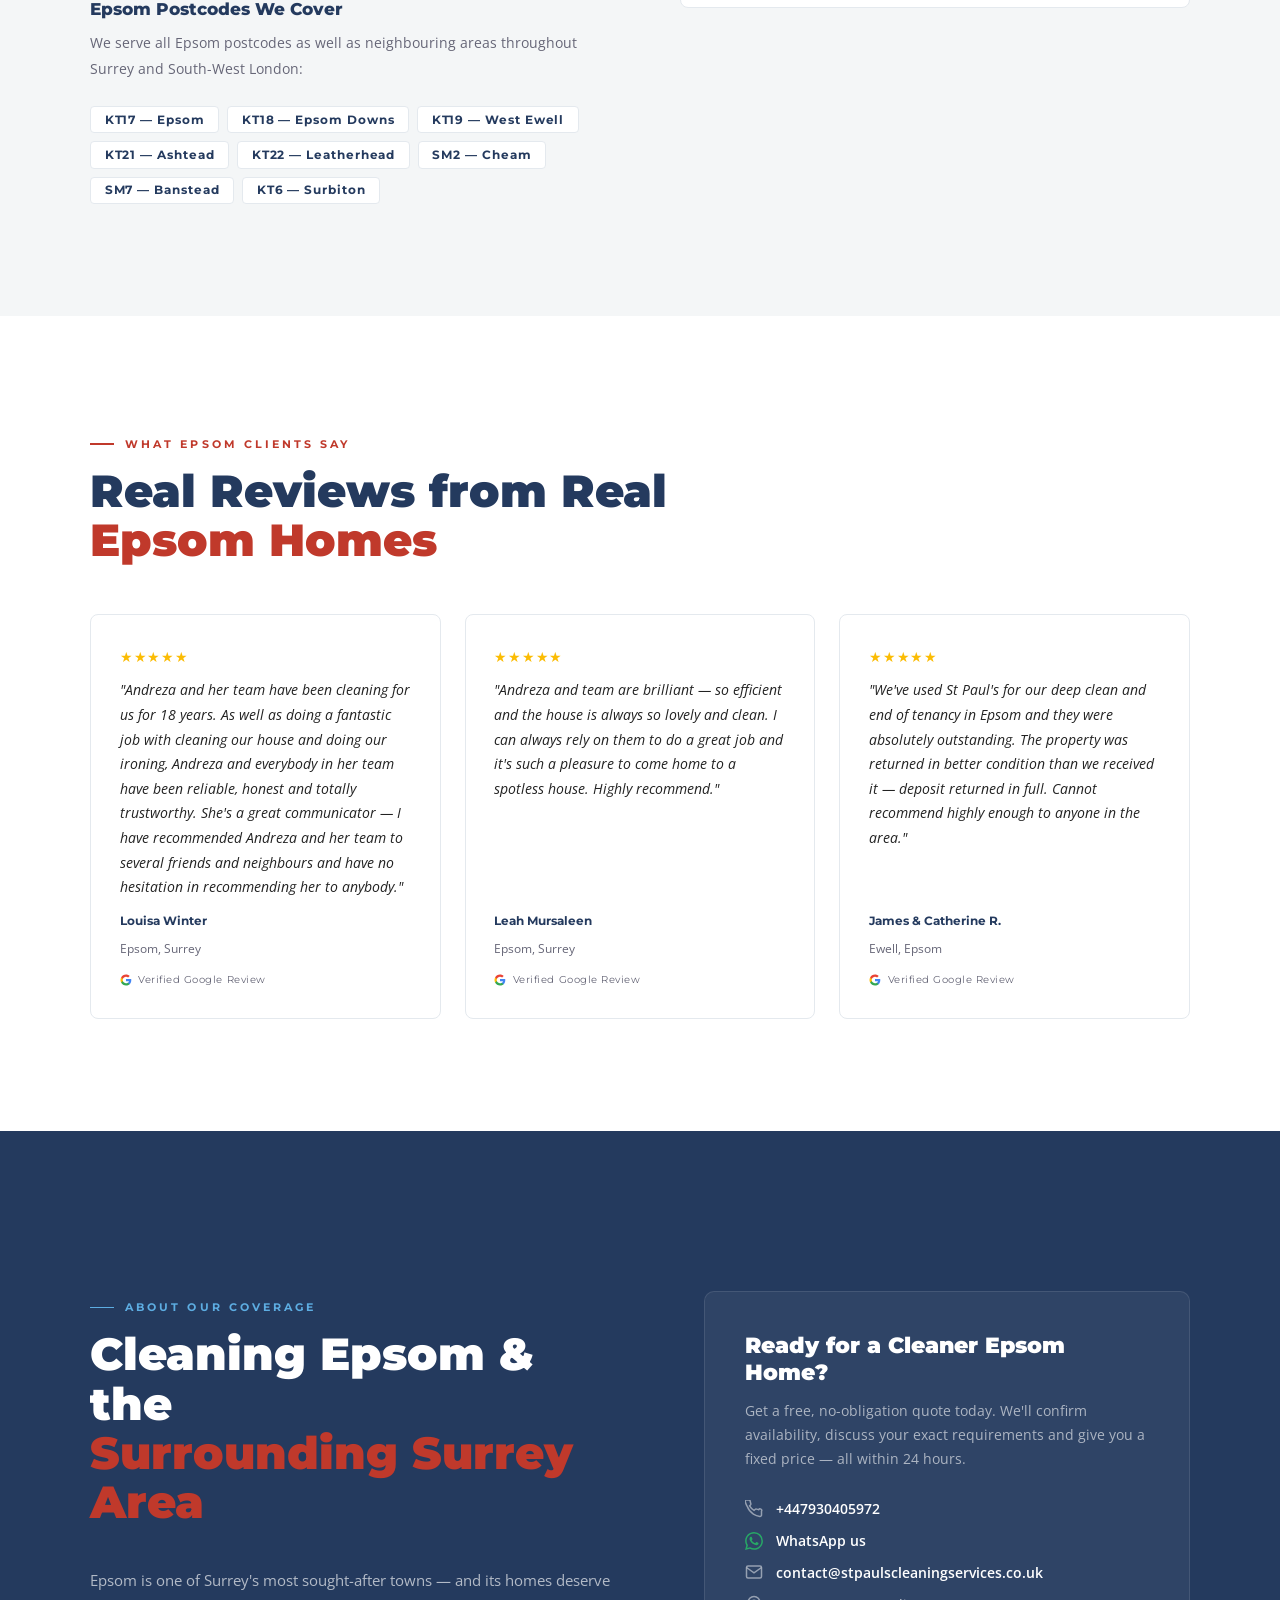
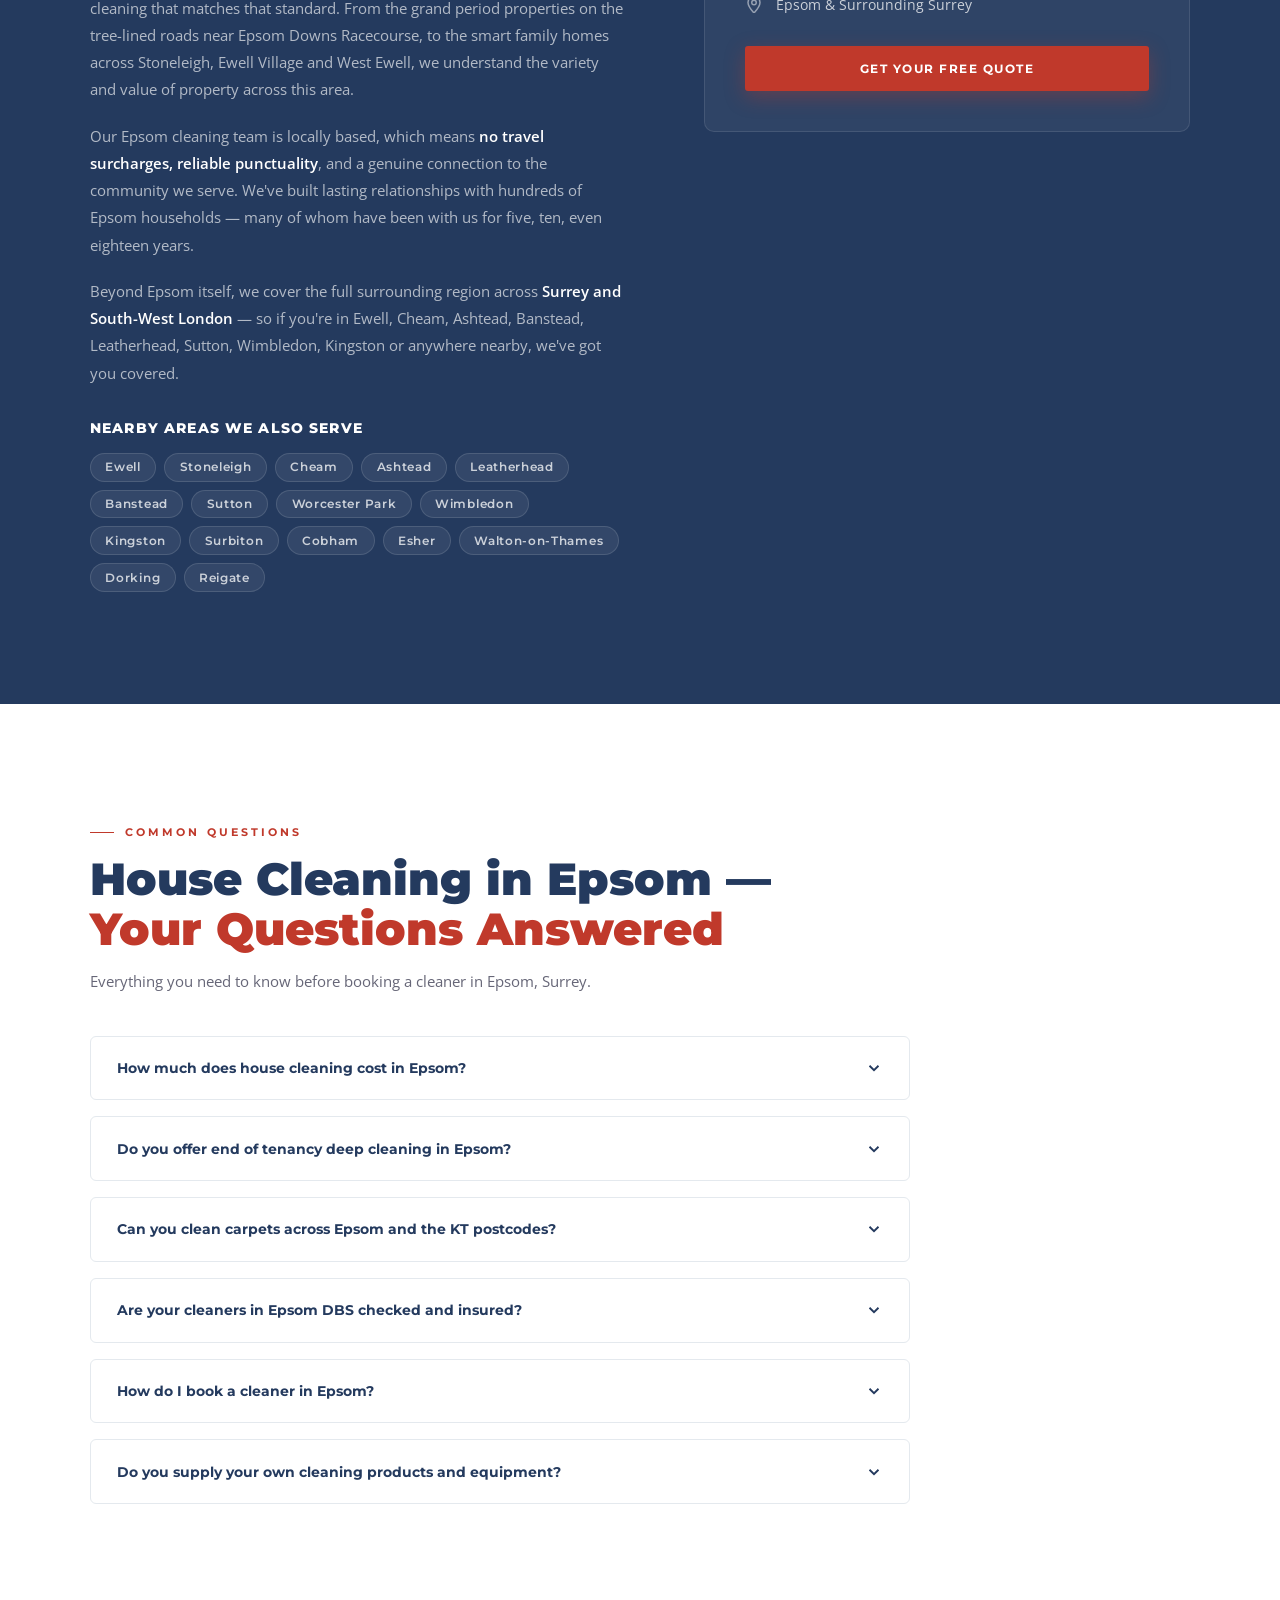
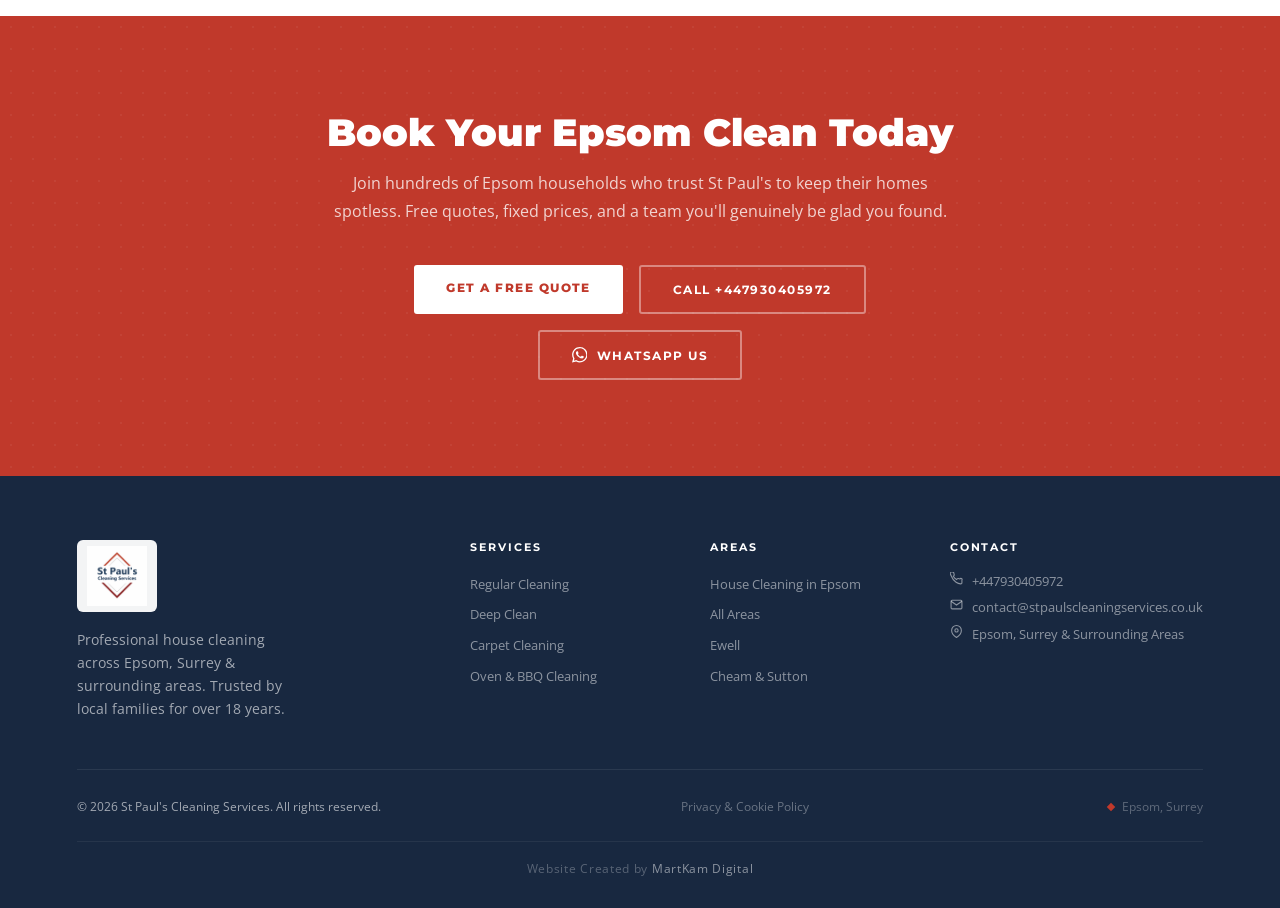
<file: areas-epsom.html>
<!DOCTYPE html>
<html lang="en">
<head>
    <meta charset="UTF-8">
    <meta name="viewport" content="width=device-width, initial-scale=1.0">
    <link rel="icon" type="image/png" href="StPauls-logo.png">
    <link rel="apple-touch-icon" href="StPauls-logo.png">

    <!-- ═══ PRIMARY SEO ═══ -->
    <title>House Cleaning Epsom | St Paul's Cleaning Services — Surrey</title>
    <meta name="description" content="Professional house cleaning in Epsom, Surrey. Regular cleans from £20/hr, deep cleans, carpet cleaning & oven cleaning. Fully insured, DBS checked, 18+ years local experience. Free quote today.">
    <meta name="keywords" content="house cleaning epsom, deep clean epsom, carpet cleaning epsom, regular house clean epsom, house cleaning surrey, domestic cleaning epsom, end of tenancy cleaning epsom, oven cleaning epsom, cleaning services KT17 KT18 KT19">
    <link rel="canonical" href="https://www.stpaulscleaningservices.co.uk/areas-epsom.html">
    <meta name="robots" content="index, follow">

    <!-- ═══ OPEN GRAPH ═══ -->
    <meta property="og:title" content="House Cleaning Epsom | St Paul's Cleaning Services">
    <meta property="og:description" content="Trusted house cleaning in Epsom & Surrey. Regular, deep, carpet & oven cleaning. Fully insured, DBS checked, 18+ years experience. Free quotes.">
    <meta property="og:type" content="website">
    <meta property="og:url" content="https://www.stpaulscleaningservices.co.uk/areas-epsom.html">
    <meta property="og:locale" content="en_GB">
    <meta property="og:site_name" content="St Paul's Cleaning Services">
    <!-- Twitter Card -->
    <meta name="twitter:card" content="summary">
    <meta name="twitter:title" content="House Cleaning Epsom | St Paul's Cleaning Services">
    <meta name="twitter:description" content="Professional house cleaning in Epsom, Surrey. Regular, deep, carpet & oven cleaning. Fully insured, DBS checked. Free quote today.">

    <!-- ═══ GEO TAGS ═══ -->
    <meta name="geo.region" content="GB-SRY">
    <meta name="geo.placename" content="Epsom, Surrey">
    <meta name="geo.position" content="51.3337;-0.2685">
    <meta name="ICBM" content="51.3337, -0.2685">

    <!-- ═══ SCHEMA: LocalBusiness + Service + FAQPage ═══ -->
    <script type="application/ld+json">
    {
      "@context": "https://schema.org",
      "@graph": [
        {
          "@type": "LocalBusiness",
          "@id": "https://www.stpaulscleaningservices.co.uk/#business",
          "name": "St Paul's Cleaning Services",
          "description": "Professional domestic cleaning company serving Epsom and surrounding Surrey areas. Services include regular house cleaning, deep cleaning, carpet cleaning, and oven cleaning.",
          "url": "https://www.stpaulscleaningservices.co.uk/",
          "telephone": "+447930405972",
          "email": "contact@stpaulscleaningservices.co.uk",
          "priceRange": "££",
          "currenciesAccepted": "GBP",
          "paymentAccepted": "Cash, Bank Transfer",
          "areaServed": [
            {"@type": "City", "name": "Epsom"},
            {"@type": "City", "name": "Ewell"},
            {"@type": "City", "name": "Ashtead"},
            {"@type": "City", "name": "Leatherhead"},
            {"@type": "City", "name": "Tadworth"},
            {"@type": "City", "name": "Banstead"},
            {"@type": "City", "name": "Cheam"},
            {"@type": "City", "name": "Sutton"}
          ],
          "address": {
            "@type": "PostalAddress",
            "addressLocality": "Epsom",
            "addressRegion": "Surrey",
            "postalCode": "KT17",
            "addressCountry": "GB"
          },
          "geo": {
            "@type": "GeoCoordinates",
            "latitude": 51.3337,
            "longitude": -0.2685
          },
          "openingHoursSpecification": [
            { "@type": "OpeningHoursSpecification", "dayOfWeek": ["Monday","Tuesday","Wednesday","Thursday","Friday"], "opens": "08:00", "closes": "18:00" },
            { "@type": "OpeningHoursSpecification", "dayOfWeek": "Saturday", "opens": "08:00", "closes": "14:00" }
          ],
          "hasOfferCatalog": {
            "@type": "OfferCatalog",
            "name": "Cleaning Services in Epsom",
            "itemListElement": [
              { "@type": "Offer", "itemOffered": { "@type": "Service", "name": "Regular House Cleaning Epsom", "description": "Scheduled weekly, fortnightly or monthly house cleaning in Epsom, Surrey. From £20 per hour." } },
              { "@type": "Offer", "itemOffered": { "@type": "Service", "name": "Deep Clean Epsom", "description": "Top-to-bottom deep cleaning in Epsom including end of tenancy. From £200." } },
              { "@type": "Offer", "itemOffered": { "@type": "Service", "name": "Carpet Cleaning Epsom", "description": "Hot water extraction carpet cleaning across Epsom and Surrey. From £60." } },
              { "@type": "Offer", "itemOffered": { "@type": "Service", "name": "Oven Cleaning Epsom", "description": "Professional oven and BBQ degreasing in Epsom. From £75." } }
            ]
          }
        },
        {
          "@type": "FAQPage",
          "mainEntity": [
            {
              "@type": "Question",
              "name": "How much does house cleaning cost in Epsom?",
              "acceptedAnswer": { "@type": "Answer", "text": "Regular house cleaning in Epsom starts from £20 per hour. The total cost depends on the size of your property and how often you'd like us to visit. We provide free, no-obligation quotes — just call or fill in our online form." }
            },
            {
              "@type": "Question",
              "name": "Do you offer deep cleaning in Epsom?",
              "acceptedAnswer": { "@type": "Answer", "text": "Yes. Our deep clean service in Epsom covers every room top-to-bottom — inside cupboards, skirting boards, appliances, bathroom grout and more. It's ideal for end of tenancy, moving in, or a full seasonal reset. Prices start from £200 for a 2-bedroom property." }
            },
            {
              "@type": "Question",
              "name": "Can you clean carpets in the Epsom and Surrey area?",
              "acceptedAnswer": { "@type": "Answer", "text": "Absolutely. We use professional hot water extraction equipment to deep-clean carpets across Epsom, Ewell, Cheam, Banstead and the wider Surrey area. Prices start from £60 for a single room." }
            },
            {
              "@type": "Question",
              "name": "Are your cleaners in Epsom insured and DBS checked?",
              "acceptedAnswer": { "@type": "Answer", "text": "Yes — all St Paul's cleaners are fully insured and DBS (Disclosure and Barring Service) checked. We take the trust placed in us by Epsom households very seriously." }
            },
            {
              "@type": "Question",
              "name": "Which postcodes in Epsom do you cover?",
              "acceptedAnswer": { "@type": "Answer", "text": "We cover all Epsom postcodes including KT17, KT18 and KT19, as well as surrounding areas including Ewell (KT17), Cheam (SM3), Ashtead (KT21), Banstead (SM7), Leatherhead (KT22) and more." }
            },
            {
              "@type": "Question",
              "name": "How do I book a cleaner in Epsom?",
              "acceptedAnswer": { "@type": "Answer", "text": "Simply call us on +447930405972 or fill in our online quote form. We'll respond within 24 hours, discuss your requirements, and agree a fixed price before we start — no hidden fees, ever." }
            }
          ]
        },
        {
          "@type": "BreadcrumbList",
          "itemListElement": [
            { "@type": "ListItem", "position": 1, "name": "Home", "item": "https://www.stpaulscleaningservices.co.uk/" },
            { "@type": "ListItem", "position": 2, "name": "Areas We Cover", "item": "https://www.stpaulscleaningservices.co.uk/#areas" },
            { "@type": "ListItem", "position": 3, "name": "Epsom", "item": "https://www.stpaulscleaningservices.co.uk/areas-epsom.html" }
          ]
        }
      ]
    }
    </script>

    <link href="https://fonts.googleapis.com/css2?family=Montserrat:wght@400;500;600;700;800;900&family=Open+Sans:wght@300;400;500;600&display=swap" rel="stylesheet">

    <style>
        :root {
            --navy:   #243A5E;
            --navy-d: #182840;
            --red:    #C0392B;
            --red-d:  #a93226;
            --blue:   #5DADE2;
            --grey:   #F4F6F7;
            --grey-2: #E4E9EE;
            --white:  #FFFFFF;
            --text:   #222;
            --muted:  #667;
            --nav-h:  150px;
        }
        *, *::before, *::after { margin: 0; padding: 0; box-sizing: border-box; }
        html { scroll-behavior: smooth; }
        body { font-family: 'Open Sans', sans-serif; color: var(--text); overflow-x: hidden; background: var(--white); }

        /* ── NAV ── */
        nav { position: fixed; top: 0; left: 0; right: 0; z-index: 300; height: var(--nav-h); background: var(--white); border-bottom: 1px solid var(--grey-2); display: flex; align-items: center; justify-content: space-between; padding: 0 6%; transition: box-shadow 0.3s, height 0.3s; }
        nav.compact { height: 72px; box-shadow: 0 4px 24px rgba(36,58,94,0.1); }
        .nav-links { display: flex; align-items: center; gap: 0.25rem; list-style: none; }
        .nav-links a { font-family: 'Montserrat', sans-serif; font-weight: 700; font-size: 0.72rem; letter-spacing: 0.12em; text-transform: uppercase; text-decoration: none; color: var(--navy); padding: 0.55rem 0.9rem; border-radius: 3px; position: relative; transition: color 0.2s; }
        .nav-links a:not(.nav-cta):hover { color: var(--red); }
        .nav-links a:not(.nav-cta)::after { content: ''; position: absolute; bottom: 0; left: 0.9rem; right: 0.9rem; height: 2px; background: var(--red); transform: scaleX(0); transform-origin: left; transition: transform 0.3s; }
        .nav-links a:not(.nav-cta):hover::after { transform: scaleX(1); }
        .nav-cta { background: var(--red); color: var(--white) !important; padding: 0.6rem 1.4rem !important; box-shadow: 0 4px 14px rgba(192,57,43,0.3); transition: background 0.2s, transform 0.2s, box-shadow 0.2s !important; }
        .nav-cta:hover { background: var(--red-d) !important; transform: translateY(-1px); box-shadow: 0 8px 20px rgba(192,57,43,0.4) !important; }
        .nav-cta::after { display: none !important; }
        .nav-logo { flex-shrink: 0; }
        .nav-logo img { height: 144px; display: block; transition: height 0.3s; }
        nav.compact .nav-logo img { height: 60px; }
        .hamburger { display: none; flex-direction: column; gap: 5px; cursor: pointer; background: none; border: none; padding: 4px; }
        .hamburger span { display: block; width: 22px; height: 2px; background: var(--navy); transition: all 0.3s; }
        .hamburger.open span:nth-child(1) { transform: rotate(45deg) translate(5px,5px); }
        .hamburger.open span:nth-child(2) { opacity: 0; }
        .hamburger.open span:nth-child(3) { transform: rotate(-45deg) translate(5px,-5px); }
        .mob-menu { display: none; position: fixed; top: 0; left: 0; right: 0; bottom: 0; background: var(--white); flex-direction: column; justify-content: center; align-items: stretch; z-index: 299; padding-top: var(--nav-h); overflow-y: auto; }
        .mob-menu.open { display: flex; }
        .mob-menu a { font-family: 'Montserrat', sans-serif; font-weight: 800; font-size: 1.3rem; letter-spacing: 0.06em; text-transform: uppercase; text-decoration: none; color: var(--navy); padding: 1.5rem 8%; border-bottom: 1px solid var(--grey); text-align: center; transition: background 0.2s, color 0.2s; }
        .mob-menu a:hover { background: var(--grey); }
        .mob-menu a:last-child { color: var(--red); border-bottom: none; }

        /* ── UTILITIES ── */
        .sec { padding: 7rem 6%; }
        .sec-narrow { max-width: 1100px; margin: 0 auto; }
        .s-label { font-family: 'Montserrat', sans-serif; font-weight: 700; font-size: 0.68rem; letter-spacing: 0.28em; text-transform: uppercase; color: var(--red); display: inline-flex; align-items: center; gap: 0.7rem; margin-bottom: 1rem; }
        .s-label::before { content: ''; display: inline-block; width: 24px; height: 1.5px; background: var(--red); }
        .s-label.light { color: var(--blue); }
        .s-label.light::before { background: var(--blue); }
        .s-title { font-family: 'Montserrat', sans-serif; font-weight: 900; font-size: clamp(2rem, 3.5vw, 3.2rem); line-height: 1.1; color: var(--navy); }
        .s-title.light { color: var(--white); }
        .s-title em { color: var(--red); font-style: normal; }
        .s-sub { font-size: 0.95rem; color: var(--muted); line-height: 1.8; max-width: 560px; margin-top: 0.9rem; }
        .s-sub.light { color: rgba(255,255,255,0.6); }
        .btn { display: inline-block; text-decoration: none; font-family: 'Montserrat', sans-serif; font-weight: 700; font-size: 0.78rem; letter-spacing: 0.12em; text-transform: uppercase; padding: 0.95rem 2rem; border-radius: 3px; transition: transform 0.2s, box-shadow 0.2s, background 0.2s; border: none; cursor: pointer; }
        .btn-red { background: var(--red); color: var(--white); box-shadow: 0 6px 20px rgba(192,57,43,0.35); }
        .btn-red:hover { background: var(--red-d); transform: translateY(-2px); box-shadow: 0 12px 28px rgba(192,57,43,0.45); }
        .btn-outline { border: 2px solid rgba(255,255,255,0.4); color: var(--white); }
        .btn-outline:hover { border-color: var(--white); background: rgba(255,255,255,0.08); transform: translateY(-2px); }
        .btn-outline-navy { border: 2px solid var(--navy); color: var(--navy); }
        .btn-outline-navy:hover { background: var(--navy); color: var(--white); transform: translateY(-2px); }
        .reveal { opacity: 0; transform: translateY(24px); transition: opacity 0.6s ease, transform 0.6s ease; }
        .reveal.in { opacity: 1; transform: translateY(0); }
        @keyframes fadeUp { from { opacity: 0; transform: translateY(24px); } to { opacity: 1; transform: translateY(0); } }

        /* ── HERO ── */
        .page-hero {
            background: var(--navy);
            display: flex; align-items: center;
            position: relative; overflow: hidden;
            padding: 6rem 6% 5rem;
            padding-top: calc(var(--nav-h) + 4rem);
        }
        .page-hero::before { content: ''; position: absolute; inset: 0; background-image: radial-gradient(rgba(255,255,255,0.03) 1px, transparent 1px); background-size: 28px 28px; }
        .hero-ring { position: absolute; pointer-events: none; }
        .hero-ring-1 { width: 700px; height: 700px; border: 80px solid rgba(192,57,43,0.07); border-radius: 0; transform: rotate(45deg); right: -15%; top: 50%; margin-top: -350px; }
        .hero-ring-2 { width: 420px; height: 420px; border: 1.5px solid rgba(93,173,226,0.14); border-radius: 0; transform: rotate(45deg); right: 4%; top: 50%; margin-top: -210px; }

        .page-hero-inner { position: relative; z-index: 1; max-width: 760px; }
        .page-hero-eyebrow { font-family: 'Montserrat', sans-serif; font-weight: 700; font-size: 0.7rem; letter-spacing: 0.26em; text-transform: uppercase; color: var(--blue); display: flex; align-items: center; gap: 0.75rem; margin-bottom: 1.5rem; opacity: 0; animation: fadeUp 0.6s ease forwards 0.1s; }
        .page-hero-eyebrow::before { content: ''; width: 26px; height: 1.5px; background: var(--blue); }
        .page-hero h1 { font-family: 'Montserrat', sans-serif; font-weight: 900; font-size: clamp(2.4rem, 4.5vw, 4.2rem); color: var(--white); line-height: 1.04; margin-bottom: 1.4rem; opacity: 0; animation: fadeUp 0.6s ease forwards 0.25s; }
        .page-hero h1 span { color: var(--red); }
        .page-hero-desc { font-size: 1.02rem; color: rgba(255,255,255,0.65); line-height: 1.85; max-width: 600px; margin-bottom: 2.5rem; opacity: 0; animation: fadeUp 0.6s ease forwards 0.4s; }
        .page-hero-btns { display: flex; gap: 1rem; flex-wrap: wrap; opacity: 0; animation: fadeUp 0.6s ease forwards 0.55s; margin-bottom: 3rem; }

        .hero-trust-row { display: flex; align-items: center; gap: 2rem; flex-wrap: wrap; padding-top: 2.5rem; border-top: 1px solid rgba(255,255,255,0.1); opacity: 0; animation: fadeUp 0.6s ease forwards 0.7s; }
        .hero-trust-item { display: flex; align-items: center; gap: 0.6rem; font-family: 'Montserrat', sans-serif; font-weight: 700; font-size: 0.72rem; letter-spacing: 0.06em; text-transform: uppercase; color: rgba(255,255,255,0.75); }
        .hero-trust-item svg { flex-shrink: 0; opacity: 0.8; }

        /* ── TRUST STRIP ── */
        .trust-strip { background: var(--red); padding: 1.6rem 6%; display: flex; align-items: center; justify-content: center; gap: 2.5rem; flex-wrap: wrap; }
        .trust-item { display: flex; align-items: center; gap: 0.7rem; font-family: 'Montserrat', sans-serif; font-weight: 700; font-size: 0.75rem; letter-spacing: 0.08em; text-transform: uppercase; color: var(--white); }

        /* ── SERVICES ── */
        .services-intro { max-width: 680px; margin-bottom: 3.5rem; }
        .svc-grid { display: grid; grid-template-columns: repeat(2, 1fr); gap: 1.5rem; }
        .svc-card {
            background: var(--white); border: 1.5px solid var(--grey-2); border-radius: 8px;
            padding: 2.4rem 2rem; display: flex; flex-direction: column;
            text-decoration: none; color: inherit;
            transition: transform 0.3s, box-shadow 0.3s, border-color 0.3s;
            position: relative; overflow: hidden;
        }
        .svc-card::before { content: ''; position: absolute; top: 0; left: 0; right: 0; height: 3px; background: var(--grey-2); transition: background 0.3s; }
        .svc-card:hover { transform: translateY(-5px); box-shadow: 0 20px 50px rgba(36,58,94,0.12); border-color: transparent; }
        .svc-card:hover::before { background: var(--red); }
        .svc-icon { width: 52px; height: 52px; background: var(--grey); border-radius: 50%; display: flex; align-items: center; justify-content: center; margin-bottom: 1.4rem; flex-shrink: 0; }
        .svc-icon svg { width: 22px; height: 22px; }
        .svc-card h3 { font-family: 'Montserrat', sans-serif; font-weight: 800; font-size: 1.05rem; color: var(--navy); margin-bottom: 0.6rem; }
        .svc-card p { font-size: 0.88rem; color: var(--muted); line-height: 1.75; flex: 1; margin-bottom: 1.5rem; }
        .svc-price { font-family: 'Montserrat', sans-serif; font-weight: 900; font-size: 1.3rem; color: var(--navy); margin-bottom: 0.25rem; }
        .svc-price-note { font-size: 0.75rem; color: var(--muted); margin-bottom: 1.2rem; }
        .svc-link { font-family: 'Montserrat', sans-serif; font-weight: 700; font-size: 0.72rem; letter-spacing: 0.1em; text-transform: uppercase; color: var(--red); display: flex; align-items: center; gap: 0.4rem; margin-top: auto; }
        .svc-link::after { content: '→'; transition: transform 0.2s; }
        .svc-card:hover .svc-link::after { transform: translateX(4px); }

        /* ── WHY LOCAL ── */
        .why-local { background: var(--grey); }
        .why-local-grid { display: grid; grid-template-columns: 1fr 1fr; gap: 5rem; align-items: start; margin-top: 3rem; }
        .why-local-copy h3 { font-family: 'Montserrat', sans-serif; font-weight: 800; font-size: 1.05rem; color: var(--navy); margin-bottom: 0.7rem; margin-top: 2rem; }
        .why-local-copy h3:first-child { margin-top: 0; }
        .why-local-copy p { font-size: 0.9rem; color: var(--muted); line-height: 1.8; margin-bottom: 0.5rem; }
        .postcode-grid { display: flex; flex-wrap: wrap; gap: 0.5rem; margin-top: 1.5rem; }
        .postcode-tag { font-family: 'Montserrat', sans-serif; font-weight: 700; font-size: 0.72rem; letter-spacing: 0.08em; background: var(--white); border: 1.5px solid var(--grey-2); color: var(--navy); padding: 0.35rem 0.85rem; border-radius: 4px; }
        .why-stats { display: flex; flex-direction: column; gap: 1.5rem; }
        .why-stat-card { background: var(--white); border-radius: 8px; padding: 2rem 1.8rem; border: 1.5px solid var(--grey-2); display: flex; align-items: flex-start; gap: 1.2rem; }
        .why-stat-num { font-family: 'Montserrat', sans-serif; font-weight: 900; font-size: 2.2rem; color: var(--navy); line-height: 1; flex-shrink: 0; }
        .why-stat-num em { color: var(--red); font-style: normal; }
        .why-stat-text h4 { font-family: 'Montserrat', sans-serif; font-weight: 700; font-size: 0.85rem; color: var(--navy); margin-bottom: 0.3rem; }
        .why-stat-text p { font-size: 0.82rem; color: var(--muted); line-height: 1.6; }

        /* ── REVIEWS ── */
        .reviews-grid { display: grid; grid-template-columns: repeat(3, 1fr); gap: 1.5rem; margin-top: 3rem; }
        .review-card { background: var(--white); border: 1.5px solid var(--grey-2); border-radius: 8px; padding: 2rem 1.8rem; display: flex; flex-direction: column; gap: 0.8rem; transition: box-shadow 0.3s; }
        .review-card:hover { box-shadow: 0 12px 36px rgba(36,58,94,0.09); }
        .review-stars { color: #FBBC04; font-size: 0.9rem; letter-spacing: 0.05em; }
        .review-text { font-size: 0.88rem; color: var(--text); line-height: 1.75; font-style: italic; flex: 1; }
        .review-author { font-family: 'Montserrat', sans-serif; font-weight: 700; font-size: 0.78rem; color: var(--navy); }
        .review-location { font-size: 0.72rem; color: var(--muted); }
        .review-google { display: flex; align-items: center; gap: 0.4rem; margin-top: 0.3rem; }
        .review-google span { font-size: 0.65rem; color: var(--muted); font-family: 'Montserrat', sans-serif; letter-spacing: 0.05em; }

        /* ── LOCAL AREA ── */
        .local-area { background: var(--navy); }
        .local-area-grid { display: grid; grid-template-columns: 1.1fr 1fr; gap: 5rem; align-items: start; margin-top: 3rem; }
        .local-area-copy p { font-size: 0.92rem; color: rgba(255,255,255,0.65); line-height: 1.85; margin-bottom: 1.2rem; }
        .local-area-copy strong { color: var(--white); font-weight: 600; }
        .nearby-areas { display: flex; flex-wrap: wrap; gap: 0.5rem; margin-top: 0.5rem; }
        .nearby-tag { background: rgba(255,255,255,0.07); border: 1px solid rgba(255,255,255,0.12); color: rgba(255,255,255,0.75); font-family: 'Montserrat', sans-serif; font-weight: 600; font-size: 0.72rem; letter-spacing: 0.06em; padding: 0.4rem 0.9rem; border-radius: 100px; transition: background 0.2s, border-color 0.2s, color 0.2s; }
        .nearby-tag:hover { background: rgba(93,173,226,0.15); border-color: var(--blue); color: var(--white); }
        .local-cta-box { background: rgba(255,255,255,0.05); border: 1px solid rgba(255,255,255,0.1); border-radius: 10px; padding: 2.5rem; }
        .local-cta-box h3 { font-family: 'Montserrat', sans-serif; font-weight: 900; font-size: 1.4rem; color: var(--white); margin-bottom: 0.8rem; line-height: 1.2; }
        .local-cta-box p { font-size: 0.88rem; color: rgba(255,255,255,0.6); line-height: 1.7; margin-bottom: 1.8rem; }
        .contact-detail-row { display: flex; align-items: center; gap: 0.8rem; font-size: 0.88rem; color: rgba(255,255,255,0.75); margin-bottom: 0.8rem; }
        .contact-detail-row svg { flex-shrink: 0; opacity: 0.7; }
        .contact-detail-row a { color: var(--white); text-decoration: none; font-weight: 600; }
        .contact-detail-row a:hover { color: var(--blue); }

        /* ── FAQ ── */
        .faq-list { margin-top: 2.5rem; display: flex; flex-direction: column; gap: 1rem; max-width: 820px; }
        .faq-item { border: 1.5px solid var(--grey-2); border-radius: 6px; overflow: hidden; }
        .faq-q { font-family: 'Montserrat', sans-serif; font-weight: 700; font-size: 0.9rem; color: var(--navy); padding: 1.4rem 1.6rem; cursor: pointer; display: flex; justify-content: space-between; align-items: center; gap: 1rem; user-select: none; transition: background 0.2s; }
        .faq-q:hover { background: var(--grey); }
        .faq-q svg { flex-shrink: 0; transition: transform 0.3s; }
        .faq-item.open .faq-q svg { transform: rotate(180deg); }
        .faq-item.open .faq-q { background: var(--grey); }
        .faq-a { max-height: 0; overflow: hidden; transition: max-height 0.4s ease, padding 0.3s; font-size: 0.88rem; color: var(--muted); line-height: 1.8; padding: 0 1.6rem; }
        .faq-item.open .faq-a { max-height: 400px; padding: 0.2rem 1.6rem 1.4rem; }

        /* ── CTA BANNER ── */
        .cta-banner { background: var(--red); padding: 6rem 6%; text-align: center; position: relative; overflow: hidden; }
        .cta-banner::before { content: ''; position: absolute; inset: 0; background-image: radial-gradient(rgba(255,255,255,0.05) 1px, transparent 1px); background-size: 22px 22px; }
        .cta-banner-inner { position: relative; z-index: 1; max-width: 640px; margin: 0 auto; }
        .cta-banner h2 { font-family: 'Montserrat', sans-serif; font-weight: 900; font-size: clamp(1.8rem, 3vw, 2.8rem); color: var(--white); margin-bottom: 1rem; line-height: 1.1; }
        .cta-banner p { font-size: 0.97rem; color: rgba(255,255,255,0.78); margin-bottom: 2.5rem; line-height: 1.75; }
        .cta-banner-btns { display: flex; gap: 1rem; justify-content: center; flex-wrap: wrap; }
        .btn-white { background: var(--white); color: var(--red); font-family: 'Montserrat', sans-serif; font-weight: 800; }
        .btn-white:hover { background: var(--grey); transform: translateY(-2px); box-shadow: 0 12px 28px rgba(0,0,0,0.15); }

        /* ── FOOTER ── */
        footer { background: var(--navy-d); color: rgba(255,255,255,0.6); padding: 4rem 6% 2rem; }
        .footer-grid { display: grid; grid-template-columns: 1.8fr 1fr 1fr 1fr; gap: 3rem; margin-bottom: 3rem; }
        .footer-brand img { height: 72px; display: block; margin-bottom: 1rem; background: rgba(255,255,255,0.95); border-radius: 6px; padding: 6px 10px; }
        .footer-brand p { font-size: 0.85rem; line-height: 1.7; max-width: 230px; }
        .footer-col h4 { font-family: 'Montserrat', sans-serif; font-weight: 700; font-size: 0.68rem; letter-spacing: 0.18em; text-transform: uppercase; color: var(--white); margin-bottom: 1.1rem; }
        .footer-col ul { list-style: none; display: flex; flex-direction: column; gap: 0.55rem; }
        .footer-col a { color: rgba(255,255,255,0.5); text-decoration: none; font-size: 0.84rem; transition: color 0.2s; }
        .footer-col a:hover { color: var(--blue); }
        .footer-contact-row { display: flex; gap: 0.6rem; align-items: flex-start; font-size: 0.84rem; color: rgba(255,255,255,0.5); margin-bottom: 0.55rem; }
        .footer-bottom { border-top: 1px solid rgba(255,255,255,0.08); padding-top: 1.8rem; display: flex; justify-content: space-between; align-items: center; flex-wrap: wrap; gap: 1rem; font-size: 0.78rem; }
        .footer-legal { display: flex; gap: 1.5rem; flex-wrap: wrap; }
        .footer-legal a { color: rgba(255,255,255,0.35); text-decoration: none; font-size: 0.75rem; transition: color 0.2s; }
        .footer-legal a:hover { color: rgba(255,255,255,0.7); }
        .footer-mark { display: flex; align-items: center; gap: 0.5rem; color: rgba(255,255,255,0.3); }
        .footer-mark span { width: 6px; height: 6px; background: var(--red); transform: rotate(45deg); display: inline-block; }
        .footer-credit { margin-top: 1.6rem; padding-top: 1.2rem; border-top: 1px solid rgba(255,255,255,0.06); text-align: center; font-size: 0.72rem; letter-spacing: 0.06em; color: rgba(255,255,255,0.28); }
        .footer-credit a { color: rgba(255,255,255,0.5); text-decoration: none; transition: color 0.2s; }
        .footer-credit a:hover, .footer-credit a:focus-visible { color: var(--red); }

        /* ── RESPONSIVE ── */
        @media (max-width: 1024px) {
            .svc-grid { grid-template-columns: 1fr 1fr; }
            .why-local-grid { grid-template-columns: 1fr; gap: 3rem; }
            .local-area-grid { grid-template-columns: 1fr; gap: 3rem; }
            .reviews-grid { grid-template-columns: 1fr 1fr; }
            .footer-grid { grid-template-columns: 1fr 1fr; gap: 2rem; }
        }
        @media (max-width: 768px) {
            :root { --nav-h: 100px; }
            .nav-links { display: none; }
            .hamburger { display: flex; }
            .svc-grid { grid-template-columns: 1fr; }
            .reviews-grid { grid-template-columns: 1fr; }
            .footer-grid { grid-template-columns: 1fr; }
            .trust-strip { gap: 1rem; }
            .nav-logo img { height: 80px; }
            nav.compact .nav-logo img { height: 48px; }
            .hero-trust-row { gap: 1.2rem; }
        }
        @media (max-width: 480px) {
            .sec { padding: 5rem 5%; }
            .page-hero { padding: 4rem 5%; padding-top: calc(var(--nav-h) + 2.5rem); }
        }
        /* Long nav labels wrap below this width, so use the menu button instead */
        @media (max-width: 1199px) { .nav-links { display: none; } .hamburger { display: flex; } }
    </style>
    <link rel="stylesheet" href="whatsapp.css?v=1">
</head>
<body>

<!-- ═══ NAV ═══ -->
<nav id="navbar">
    <ul class="nav-links">
        <li><a href="index.html#hero">Home</a></li>
        <li><a href="index.html#services">Services</a></li>
        <li><a href="index.html#prices">Prices</a></li>
        <li><a href="index.html#our-work">Our Work</a></li>
        <li><a href="index.html#about">Why Choose Us</a></li>
        <li><a href="areas-epsom.html" aria-current="page">House Cleaning in Epsom</a></li>
        <li><a href="contact.html" class="nav-cta">Contact</a></li>
    </ul>
    <button class="hamburger" id="hamburger" aria-label="Toggle menu">
        <span></span><span></span><span></span>
    </button>
    <div class="nav-logo">
        <a href="index.html"><img src="StPauls-logo.png" alt="St Paul's Cleaning Services"></a>
    </div>
</nav>

<div class="mob-menu" id="mobMenu">
    <a href="index.html#hero">Home</a>
    <a href="index.html#services">Services</a>
    <a href="index.html#prices">Prices</a>
    <a href="index.html#our-work">Our Work</a>
    <a href="index.html#about">Why Choose Us</a>
    <a href="areas-epsom.html" aria-current="page">House Cleaning in Epsom</a>
    <a href="contact.html">Contact</a>
</div>

<!-- ═══ HERO ═══ -->
<section class="page-hero">
    <div class="hero-ring hero-ring-1"></div>
    <div class="hero-ring hero-ring-2"></div>
    <div class="page-hero-inner">
        <div class="page-hero-eyebrow">House Cleaning · Epsom, Surrey · KT17 · KT18 · KT19</div>
        <h1>Professional House Cleaning<br><span>in Epsom, Surrey</span></h1>
        <p class="page-hero-desc">St Paul's has been keeping Epsom homes spotless for over 18 years. Whether you need a dependable regular clean, a full deep clean, fresh carpets or a gleaming oven — we're the cleaning team Epsom trusts. Fully insured, DBS checked, and always on time.</p>
        <div class="page-hero-btns">
            <a href="contact.html" class="btn btn-red">Get a Free Quote</a>
            <a href="tel:+447930405972" class="btn btn-outline">Call +447930405972</a>
        </div>
        <div class="hero-trust-row">
            <div class="hero-trust-item">
                <svg width="16" height="16" viewBox="0 0 24 24" fill="none" stroke="white" stroke-width="2.5"><path d="M12 22s8-4 8-10V5l-8-3-8 3v7c0 6 8 10 8 10z"/></svg>
                Fully Insured
            </div>
            <div class="hero-trust-item">
                <svg width="16" height="16" viewBox="0 0 24 24" fill="none" stroke="white" stroke-width="2.5"><polyline points="20 6 9 17 4 12"/></svg>
                DBS Checked
            </div>
            <div class="hero-trust-item">
                <svg width="16" height="16" viewBox="0 0 24 24" fill="none" stroke="white" stroke-width="2.5"><circle cx="12" cy="12" r="10"/><polyline points="12 6 12 12 16 14"/></svg>
                18+ Years in Epsom
            </div>
            <div class="hero-trust-item">
                <svg width="16" height="16" viewBox="0 0 24 24" fill="none" stroke="white" stroke-width="2.5"><polygon points="12 2 15.09 8.26 22 9.27 17 14.14 18.18 21.02 12 17.77 5.82 21.02 7 14.14 2 9.27 8.91 8.26 12 2"/></svg>
                5-Star Google Rating
            </div>
        </div>
    </div>
</section>

<!-- ═══ TRUST STRIP ═══ -->
<div class="trust-strip">
    <div class="trust-item">
        <svg width="17" height="17" viewBox="0 0 24 24" fill="none" stroke="white" stroke-width="2.5"><rect x="3" y="11" width="18" height="11" rx="2"/><path d="M7 11V7a5 5 0 0110 0v4"/></svg>
        No Lock-In Contracts
    </div>
    <div class="trust-item">
        <svg width="17" height="17" viewBox="0 0 24 24" fill="none" stroke="white" stroke-width="2.5"><line x1="12" y1="1" x2="12" y2="23"/><path d="M17 5H9.5a3.5 3.5 0 000 7h5a3.5 3.5 0 010 7H6"/></svg>
        Fixed Prices, No Hidden Fees
    </div>
    <div class="trust-item">
        <svg width="17" height="17" viewBox="0 0 24 24" fill="none" stroke="white" stroke-width="2.5"><path d="M20.84 4.61a5.5 5.5 0 00-7.78 0L12 5.67l-1.06-1.06a5.5 5.5 0 00-7.78 7.78l1.06 1.06L12 21.23l7.78-7.78 1.06-1.06a5.5 5.5 0 000-7.78z"/></svg>
        Eco-Friendly Products
    </div>
    <div class="trust-item">
        <svg width="17" height="17" viewBox="0 0 24 24" fill="none" stroke="white" stroke-width="2.5"><path d="M22 16.92v3a2 2 0 01-2.18 2 19.79 19.79 0 01-8.63-3.07A19.5 19.5 0 013.07 8.81a19.79 19.79 0 01-3.07-8.68A2 2 0 012 0h3a2 2 0 012 1.72 12.84 12.84 0 00.7 2.81 2 2 0 01-.45 2.11L6.09 7.91a16 16 0 006 6l1.27-1.27a2 2 0 012.11-.45 12.84 12.84 0 002.81.7A2 2 0 0122 14.92z"/></svg>
        Free Quotes Within 24 Hours
    </div>
</div>

<!-- ═══ SERVICES IN EPSOM ═══ -->
<section class="sec" id="services-epsom">
    <div class="sec-narrow">
        <div class="services-intro reveal">
            <div class="s-label">Our Services in Epsom</div>
            <h2 class="s-title">Everything Your Epsom Home <em>Deserves</em></h2>
            <p class="s-sub">From weekly maintenance cleans to one-off deep cleans, professional carpet treatments to oven restoration — we cover every corner of your Epsom property to the highest standard.</p>
        </div>

        <div class="svc-grid">

            <!-- Regular Cleaning -->
            <article class="svc-card reveal" style="transition-delay:0.05s;">
                <div class="svc-icon">
                    <svg viewBox="0 0 24 24" fill="none" stroke="#243A5E" stroke-width="2" stroke-linecap="round" stroke-linejoin="round"><path d="M3 9l9-7 9 7v11a2 2 0 01-2 2H5a2 2 0 01-2-2z"/><polyline points="9 22 9 12 15 12 15 22"/></svg>
                </div>
                <h3>Regular House Cleaning in Epsom</h3>
                <p>A consistently clean home doesn't happen by accident — it takes a reliable team that shows up, every time, without fail. Our regular house cleaning service in Epsom is built around your schedule: weekly, fortnightly, or monthly visits that keep every room fresh, hygienic and welcoming. The same trusted cleaner, every visit. No surprises, ever.</p>
                <div class="svc-price">From £20<span style="font-size:1rem;font-weight:600;">/hr</span></div>
                <div class="svc-price-note">Epsom KT17, KT18, KT19 &amp; surrounding areas</div>
                <a href="regular-cleaning.html" class="svc-link">View regular cleaning</a>
            </article>

            <!-- Deep Clean -->
            <article class="svc-card reveal" style="transition-delay:0.1s;">
                <div class="svc-icon">
                    <svg viewBox="0 0 24 24" fill="none" stroke="#243A5E" stroke-width="2" stroke-linecap="round" stroke-linejoin="round"><path d="M14.5 10c-.83 0-1.5-.67-1.5-1.5v-5c0-.83.67-1.5 1.5-1.5s1.5.67 1.5 1.5v5c0 .83-.67 1.5-1.5 1.5z"/><path d="M20.5 10H19V8.5c0-.83.67-1.5 1.5-1.5s1.5.67 1.5 1.5-.67 1.5-1.5 1.5z"/><path d="M9.5 14c.83 0 1.5.67 1.5 1.5v5c0 .83-.67 1.5-1.5 1.5S8 21.33 8 20.5v-5c0-.83.67-1.5 1.5-1.5z"/><path d="M3.5 14H5v1.5c0 .83-.67 1.5-1.5 1.5S2 16.33 2 15.5 2.67 14 3.5 14z"/><path d="M14 14.5c0-.83.67-1.5 1.5-1.5h5c.83 0 1.5.67 1.5 1.5s-.67 1.5-1.5 1.5h-5c-.83 0-1.5-.67-1.5-1.5z"/><path d="M15.5 19H14v1.5c0 .83.67 1.5 1.5 1.5s1.5-.67 1.5-1.5-.67-1.5-1.5-1.5z"/><path d="M10 9.5C10 8.67 9.33 8 8.5 8h-5C2.67 8 2 8.67 2 9.5S2.67 11 3.5 11h5c.83 0 1.5-.67 1.5-1.5z"/><path d="M8.5 5H10V3.5C10 2.67 9.33 2 8.5 2S7 2.67 7 3.5 7.67 5 8.5 5z"/></svg>
                </div>
                <h3>Deep Clean in Epsom</h3>
                <p>When a regular clean just won't cut it, our Epsom deep clean service goes where surface cleans never reach. Inside cupboards, behind appliances, grout lines, skirting boards, extractor fans — we dismantle and restore every element of your home. Ideal for end of tenancy, moving in, post-renovation, or that long-overdue seasonal reset. Deposit-back results, guaranteed.</p>
                <div class="svc-price">From £200</div>
                <div class="svc-price-note">2-bedroom Epsom property, all-inclusive price</div>
                <a href="deep-clean.html" class="svc-link">View deep clean service</a>
            </article>

            <!-- Carpet Cleaning -->
            <article class="svc-card reveal" style="transition-delay:0.15s;">
                <div class="svc-icon">
                    <svg viewBox="0 0 24 24" fill="none" stroke="#243A5E" stroke-width="2" stroke-linecap="round" stroke-linejoin="round"><rect x="3" y="3" width="18" height="18" rx="2"/><path d="M3 9h18M3 15h18M9 3v18M15 3v18"/></svg>
                </div>
                <h3>Carpet Cleaning in Epsom</h3>
                <p>Carpets carry far more than dirt — they harbour allergens, bacteria and embedded odours that vacuuming alone can't remove. Our professional hot water extraction carpet cleaning in Epsom lifts deep-set grime, banishes pet odours and restores texture and colour to tired-looking carpets. Safe for children and pets, and dry within a few hours. A result that genuinely surprises.</p>
                <div class="svc-price">From £60</div>
                <div class="svc-price-note">Per room · whole-home packages available</div>
                <a href="carpet-cleaning.html" class="svc-link">View carpet cleaning</a>
            </article>

            <!-- Oven Cleaning -->
            <article class="svc-card reveal" style="transition-delay:0.2s;">
                <div class="svc-icon">
                    <svg viewBox="0 0 24 24" fill="none" stroke="#243A5E" stroke-width="2" stroke-linecap="round" stroke-linejoin="round"><rect x="2" y="4" width="20" height="17" rx="2"/><path d="M16 4V2M8 4V2M2 10h20"/><circle cx="8" cy="7" r="0.5" fill="#243A5E"/><circle cx="12" cy="7" r="0.5" fill="#243A5E"/><circle cx="16" cy="7" r="0.5" fill="#243A5E"/></svg>
                </div>
                <h3>Oven Cleaning in Epsom</h3>
                <p>A baked-on, smoke-stained oven isn't just unpleasant — it's a health hazard and a fire risk. Our professional oven cleaning service in Epsom uses specialist dip-tank equipment to strip every rack, tray, door panel and fan of grease, carbon and odour. The result? An oven that looks and performs like new, without any caustic fumes in your home.</p>
                <div class="svc-price">From £75</div>
                <div class="svc-price-note">Single oven · ranges, BBQs &amp; hobs also available</div>
                <a href="oven-cleaning.html" class="svc-link">View oven cleaning</a>
            </article>
        </div>
    </div>
</section>

<!-- ═══ WHY LOCAL ═══ -->
<section class="sec why-local" id="why-epsom">
    <div class="sec-narrow">
        <div class="s-label reveal">Local Knowledge</div>
        <h2 class="s-title reveal">Why Epsom Homeowners<br>Choose <em>St Paul's</em></h2>

        <div class="why-local-grid">
            <div class="why-local-copy reveal">
                <h3>We Know Epsom Inside Out</h3>
                <p>We've been cleaning homes across Epsom and the surrounding KT postcodes for over 18 years. We understand the mix of property types here — from the large detached homes around Epsom Downs and the racecourse, to the period terraces near Epsom town centre and the newer builds in the Stoneleigh and Ewell corridors. That local knowledge means we come prepared, priced fairly, and ready to deliver.</p>

                <h3>The Same Trusted Cleaner, Every Time</h3>
                <p>We don't send a different stranger each week. When you book a regular clean in Epsom with St Paul's, you'll have a dedicated cleaner who gets to know your home — your preferences, your routines, the areas that need particular attention. That consistency is what builds the long-term trust our clients have stayed with us for, in some cases, nearly two decades.</p>

                <h3>Flexible Around Epsom Life</h3>
                <p>Whether you're commuting into London from Epsom station, working from home in KT17, or juggling school runs around the town — we work around your schedule. Early mornings, daytime, or when the kids are out of the house. You choose the time, we'll be there.</p>

                <h3>Epsom Postcodes We Cover</h3>
                <p>We serve all Epsom postcodes as well as neighbouring areas throughout Surrey and South-West London:</p>
                <div class="postcode-grid">
                    <span class="postcode-tag">KT17 — Epsom</span>
                    <span class="postcode-tag">KT18 — Epsom Downs</span>
                    <span class="postcode-tag">KT19 — West Ewell</span>
                    <span class="postcode-tag">KT21 — Ashtead</span>
                    <span class="postcode-tag">KT22 — Leatherhead</span>
                    <span class="postcode-tag">SM2 — Cheam</span>
                    <span class="postcode-tag">SM7 — Banstead</span>
                    <span class="postcode-tag">KT6 — Surbiton</span>
                </div>
            </div>

            <div class="why-stats reveal" style="transition-delay:0.12s;">
                <div class="why-stat-card">
                    <div class="why-stat-num">18<em>+</em></div>
                    <div class="why-stat-text">
                        <h4>Years Serving Epsom</h4>
                        <p>One of Surrey's most established independent cleaning teams, built on word-of-mouth and repeat custom.</p>
                    </div>
                </div>
                <div class="why-stat-card">
                    <div class="why-stat-num">5<em>★</em></div>
                    <div class="why-stat-text">
                        <h4>Google Rating</h4>
                        <p>Consistent five-star reviews from homeowners across Epsom, Ewell, Cheam, Ashtead and beyond.</p>
                    </div>
                </div>
                <div class="why-stat-card">
                    <div class="why-stat-num">100<em>%</em></div>
                    <div class="why-stat-text">
                        <h4>Insured &amp; DBS Checked</h4>
                        <p>Every cleaner on our Epsom team is fully insured and DBS checked — your home is in safe hands.</p>
                    </div>
                </div>
                <div class="why-stat-card">
                    <div class="why-stat-num">£<em>0</em></div>
                    <div class="why-stat-text">
                        <h4>Hidden Fees</h4>
                        <p>Every Epsom quote is fixed and agreed upfront. What we say is what you pay — always.</p>
                    </div>
                </div>
            </div>
        </div>
    </div>
</section>

<!-- ═══ REVIEWS ═══ -->
<section class="sec" id="reviews-epsom">
    <div class="sec-narrow">
        <div class="s-label reveal">What Epsom Clients Say</div>
        <h2 class="s-title reveal">Real Reviews from Real<br><em>Epsom Homes</em></h2>

        <div class="reviews-grid">
            <div class="review-card reveal" style="transition-delay:0.05s;">
                <div class="review-stars">★★★★★</div>
                <p class="review-text">"Andreza and her team have been cleaning for us for 18 years. As well as doing a fantastic job with cleaning our house and doing our ironing, Andreza and everybody in her team have been reliable, honest and totally trustworthy. She's a great communicator — I have recommended Andreza and her team to several friends and neighbours and have no hesitation in recommending her to anybody."</p>
                <div class="review-author">Louisa Winter</div>
                <div class="review-location">Epsom, Surrey</div>
                <div class="review-google">
                    <svg width="12" height="12" viewBox="0 0 24 24"><path fill="#4285F4" d="M22.56 12.25c0-.78-.07-1.53-.2-2.25H12v4.26h5.92c-.26 1.37-1.04 2.53-2.21 3.31v2.77h3.57c2.08-1.92 3.28-4.74 3.28-8.09z"/><path fill="#34A853" d="M12 23c2.97 0 5.46-.98 7.28-2.66l-3.57-2.77c-.98.66-2.23 1.06-3.71 1.06-2.86 0-5.29-1.93-6.16-4.53H2.18v2.84C3.99 20.53 7.7 23 12 23z"/><path fill="#FBBC05" d="M5.84 14.09c-.22-.66-.35-1.36-.35-2.09s.13-1.43.35-2.09V7.07H2.18C1.43 8.55 1 10.22 1 12s.43 3.45 1.18 4.93l3.66-2.84z"/><path fill="#EA4335" d="M12 5.38c1.62 0 3.06.56 4.21 1.64l3.15-3.15C17.45 2.09 14.97 1 12 1 7.7 1 3.99 3.47 2.18 7.07l3.66 2.84c.87-2.6 3.3-4.53 6.16-4.53z"/></svg>
                    <span>Verified Google Review</span>
                </div>
            </div>

            <div class="review-card reveal" style="transition-delay:0.1s;">
                <div class="review-stars">★★★★★</div>
                <p class="review-text">"Andreza and team are brilliant — so efficient and the house is always so lovely and clean. I can always rely on them to do a great job and it's such a pleasure to come home to a spotless house. Highly recommend."</p>
                <div class="review-author">Leah Mursaleen</div>
                <div class="review-location">Epsom, Surrey</div>
                <div class="review-google">
                    <svg width="12" height="12" viewBox="0 0 24 24"><path fill="#4285F4" d="M22.56 12.25c0-.78-.07-1.53-.2-2.25H12v4.26h5.92c-.26 1.37-1.04 2.53-2.21 3.31v2.77h3.57c2.08-1.92 3.28-4.74 3.28-8.09z"/><path fill="#34A853" d="M12 23c2.97 0 5.46-.98 7.28-2.66l-3.57-2.77c-.98.66-2.23 1.06-3.71 1.06-2.86 0-5.29-1.93-6.16-4.53H2.18v2.84C3.99 20.53 7.7 23 12 23z"/><path fill="#FBBC05" d="M5.84 14.09c-.22-.66-.35-1.36-.35-2.09s.13-1.43.35-2.09V7.07H2.18C1.43 8.55 1 10.22 1 12s.43 3.45 1.18 4.93l3.66-2.84z"/><path fill="#EA4335" d="M12 5.38c1.62 0 3.06.56 4.21 1.64l3.15-3.15C17.45 2.09 14.97 1 12 1 7.7 1 3.99 3.47 2.18 7.07l3.66 2.84c.87-2.6 3.3-4.53 6.16-4.53z"/></svg>
                    <span>Verified Google Review</span>
                </div>
            </div>

            <div class="review-card reveal" style="transition-delay:0.15s;">
                <div class="review-stars">★★★★★</div>
                <p class="review-text">"We've used St Paul's for our deep clean and end of tenancy in Epsom and they were absolutely outstanding. The property was returned in better condition than we received it — deposit returned in full. Cannot recommend highly enough to anyone in the area."</p>
                <div class="review-author">James &amp; Catherine R.</div>
                <div class="review-location">Ewell, Epsom</div>
                <div class="review-google">
                    <svg width="12" height="12" viewBox="0 0 24 24"><path fill="#4285F4" d="M22.56 12.25c0-.78-.07-1.53-.2-2.25H12v4.26h5.92c-.26 1.37-1.04 2.53-2.21 3.31v2.77h3.57c2.08-1.92 3.28-4.74 3.28-8.09z"/><path fill="#34A853" d="M12 23c2.97 0 5.46-.98 7.28-2.66l-3.57-2.77c-.98.66-2.23 1.06-3.71 1.06-2.86 0-5.29-1.93-6.16-4.53H2.18v2.84C3.99 20.53 7.7 23 12 23z"/><path fill="#FBBC05" d="M5.84 14.09c-.22-.66-.35-1.36-.35-2.09s.13-1.43.35-2.09V7.07H2.18C1.43 8.55 1 10.22 1 12s.43 3.45 1.18 4.93l3.66-2.84z"/><path fill="#EA4335" d="M12 5.38c1.62 0 3.06.56 4.21 1.64l3.15-3.15C17.45 2.09 14.97 1 12 1 7.7 1 3.99 3.47 2.18 7.07l3.66 2.84c.87-2.6 3.3-4.53 6.16-4.53z"/></svg>
                    <span>Verified Google Review</span>
                </div>
            </div>
        </div>
    </div>
</section>

<!-- ═══ LOCAL AREA ═══ -->
<section class="sec local-area" id="area-info">
    <div class="sec-narrow">
        <div class="local-area-grid">
            <div class="local-area-copy reveal">
                <div class="s-label light">About Our Coverage</div>
                <h2 class="s-title light">Cleaning Epsom &amp; the<br><em>Surrounding Surrey Area</em></h2>

                <div style="margin-top:2.5rem;">
                    <p>Epsom is one of Surrey's most sought-after towns — and its homes deserve cleaning that matches that standard. From the grand period properties on the tree-lined roads near Epsom Downs Racecourse, to the smart family homes across Stoneleigh, Ewell Village and West Ewell, we understand the variety and value of property across this area.</p>

                    <p>Our Epsom cleaning team is locally based, which means <strong>no travel surcharges, reliable punctuality</strong>, and a genuine connection to the community we serve. We've built lasting relationships with hundreds of Epsom households — many of whom have been with us for five, ten, even eighteen years.</p>

                    <p>Beyond Epsom itself, we cover the full surrounding region across <strong>Surrey and South-West London</strong> — so if you're in Ewell, Cheam, Ashtead, Banstead, Leatherhead, Sutton, Wimbledon, Kingston or anywhere nearby, we've got you covered.</p>

                    <h3 style="font-family:'Montserrat',sans-serif;font-weight:800;font-size:0.9rem;color:white;letter-spacing:0.08em;text-transform:uppercase;margin:2rem 0 1rem;">Nearby Areas We Also Serve</h3>
                    <div class="nearby-areas">
                        <span class="nearby-tag">Ewell</span>
                        <span class="nearby-tag">Stoneleigh</span>
                        <span class="nearby-tag">Cheam</span>
                        <span class="nearby-tag">Ashtead</span>
                        <span class="nearby-tag">Leatherhead</span>
                        <span class="nearby-tag">Banstead</span>
                        <span class="nearby-tag">Sutton</span>
                        <span class="nearby-tag">Worcester Park</span>
                        <span class="nearby-tag">Wimbledon</span>
                        <span class="nearby-tag">Kingston</span>
                        <span class="nearby-tag">Surbiton</span>
                        <span class="nearby-tag">Cobham</span>
                        <span class="nearby-tag">Esher</span>
                        <span class="nearby-tag">Walton-on-Thames</span>
                        <span class="nearby-tag">Dorking</span>
                        <span class="nearby-tag">Reigate</span>
                    </div>
                </div>
            </div>

            <div class="reveal" style="transition-delay:0.12s;">
                <div class="local-cta-box">
                    <h3>Ready for a Cleaner Epsom Home?</h3>
                    <p>Get a free, no-obligation quote today. We'll confirm availability, discuss your exact requirements and give you a fixed price — all within 24 hours.</p>

                    <div class="contact-detail-row">
                        <svg viewBox="0 0 24 24" width="18" height="18" fill="none" stroke="rgba(255,255,255,0.7)" stroke-width="2"><path d="M22 16.92v3a2 2 0 01-2.18 2 19.79 19.79 0 01-8.63-3.07A19.5 19.5 0 013.07 8.81a19.79 19.79 0 01-3.07-8.68A2 2 0 012 0h3a2 2 0 012 1.72c.127.96.361 1.903.7 2.81a2 2 0 01-.45 2.11L6.09 7.91a16 16 0 006 6l1.27-1.27a2 2 0 012.11-.45c.907.339 1.85.573 2.81.7A2 2 0 0122 14.92z"/></svg>
                        <a href="tel:+447930405972">+447930405972</a>
                    </div>
                    <div class="contact-detail-row">
                        <svg class="wa-icon" viewBox="0 0 24 24" aria-hidden="true" focusable="false"><path d="M17.472 14.382c-.297-.149-1.758-.867-2.03-.967-.273-.099-.471-.148-.67.15-.197.297-.767.966-.94 1.164-.173.199-.347.223-.644.075-.297-.15-1.255-.463-2.39-1.475-.883-.788-1.48-1.761-1.653-2.059-.173-.297-.018-.458.13-.606.134-.133.298-.347.446-.52.149-.174.198-.298.298-.497.099-.198.05-.371-.025-.52-.075-.149-.669-1.612-.916-2.207-.242-.579-.487-.5-.669-.51-.173-.008-.371-.01-.57-.01-.198 0-.52.074-.792.372-.272.297-1.04 1.016-1.04 2.479 0 1.462 1.065 2.875 1.213 3.074.149.198 2.096 3.2 5.077 4.487.709.306 1.262.489 1.694.625.712.227 1.36.195 1.871.118.571-.085 1.758-.719 2.006-1.413.248-.694.248-1.289.173-1.413-.074-.124-.272-.198-.57-.347m-5.421 7.403h-.004a9.87 9.87 0 01-5.031-1.378l-.361-.214-3.741.982.998-3.648-.235-.374a9.86 9.86 0 01-1.51-5.26c.001-5.45 4.436-9.884 9.888-9.884 2.64 0 5.122 1.03 6.988 2.898a9.825 9.825 0 012.893 6.994c-.003 5.45-4.437 9.884-9.885 9.884m8.413-18.297A11.815 11.815 0 0012.05 0C5.495 0 .16 5.335.157 11.892c0 2.096.547 4.142 1.588 5.945L.057 24l6.305-1.654a11.882 11.882 0 005.683 1.448h.005c6.554 0 11.89-5.335 11.893-11.893a11.821 11.821 0 00-3.48-8.413Z"/></svg>
                        <a class="wa-link" href="https://wa.me/447930405972?text=Hi%20St%20Paul's%2C%20I'd%20like%20a%20quote%20for%20a%20clean." target="_blank" rel="noopener">WhatsApp us</a>
                    </div>
                    <div class="contact-detail-row">
                        <svg viewBox="0 0 24 24" width="18" height="18" fill="none" stroke="rgba(255,255,255,0.7)" stroke-width="2"><path d="M4 4h16c1.1 0 2 .9 2 2v12c0 1.1-.9 2-2 2H4c-1.1 0-2-.9-2-2V6c0-1.1.9-2 2-2z"/><polyline points="22,6 12,13 2,6"/></svg>
                        <a href="mailto:contact@stpaulscleaningservices.co.uk">contact@stpaulscleaningservices.co.uk</a>
                    </div>
                    <div class="contact-detail-row">
                        <svg viewBox="0 0 24 24" width="18" height="18" fill="none" stroke="rgba(255,255,255,0.7)" stroke-width="2"><circle cx="12" cy="10" r="3"/><path d="M12 2a8 8 0 00-8 8c0 5.25 8 14 8 14s8-8.75 8-14a8 8 0 00-8-8z"/></svg>
                        Epsom &amp; Surrounding Surrey
                    </div>

                    <div style="margin-top:2rem;">
                        <a href="contact.html" class="btn btn-red" style="width:100%;text-align:center;display:block;">Get Your Free Quote</a>
                    </div>
                </div>
            </div>
        </div>
    </div>
</section>

<!-- ═══ FAQ ═══ -->
<section class="sec" id="faq">
    <div class="sec-narrow">
        <div class="s-label reveal">Common Questions</div>
        <h2 class="s-title reveal">House Cleaning in Epsom —<br><em>Your Questions Answered</em></h2>
        <p class="s-sub reveal">Everything you need to know before booking a cleaner in Epsom, Surrey.</p>

        <div class="faq-list reveal" style="transition-delay:0.1s;">
            <div class="faq-item">
                <div class="faq-q" tabindex="0">
                    How much does house cleaning cost in Epsom?
                    <svg width="18" height="18" viewBox="0 0 24 24" fill="none" stroke="currentColor" stroke-width="2.5"><polyline points="6 9 12 15 18 9"/></svg>
                </div>
                <div class="faq-a">Regular house cleaning in Epsom starts from £20 per hour. The total cost depends on your property size and visit frequency. Deep cleans start from £200 for a two-bedroom property, carpet cleaning from £60 per room, and oven cleaning from £75. All prices are fixed and agreed before we start — no hidden extras.</div>
            </div>
            <div class="faq-item">
                <div class="faq-q" tabindex="0">
                    Do you offer end of tenancy deep cleaning in Epsom?
                    <svg width="18" height="18" viewBox="0 0 24 24" fill="none" stroke="currentColor" stroke-width="2.5"><polyline points="6 9 12 15 18 9"/></svg>
                </div>
                <div class="faq-a">Yes — our deep clean service is specifically designed to meet letting agent and landlord standards in the Epsom area. We cover every room top-to-bottom: inside all cupboards and drawers, behind appliances, inside the oven, windows (internal), skirting boards, bathroom grout, light fittings and more. We're confident enough in our results to offer a deposit-back guarantee.</div>
            </div>
            <div class="faq-item">
                <div class="faq-q" tabindex="0">
                    Can you clean carpets across Epsom and the KT postcodes?
                    <svg width="18" height="18" viewBox="0 0 24 24" fill="none" stroke="currentColor" stroke-width="2.5"><polyline points="6 9 12 15 18 9"/></svg>
                </div>
                <div class="faq-a">Absolutely. We carry out professional hot water extraction carpet cleaning across all Epsom postcodes — KT17, KT18 and KT19 — as well as neighbouring areas including Ewell, Ashtead, Cheam, Banstead, Leatherhead and beyond. We bring all equipment with us and your carpets will be dry within a few hours.</div>
            </div>
            <div class="faq-item">
                <div class="faq-q" tabindex="0">
                    Are your cleaners in Epsom DBS checked and insured?
                    <svg width="18" height="18" viewBox="0 0 24 24" fill="none" stroke="currentColor" stroke-width="2.5"><polyline points="6 9 12 15 18 9"/></svg>
                </div>
                <div class="faq-a">Yes, every member of the St Paul's team is fully DBS (Disclosure and Barring Service) checked and the company holds full public liability insurance. We know that inviting someone into your home requires a great deal of trust — we take that responsibility seriously.</div>
            </div>
            <div class="faq-item">
                <div class="faq-q" tabindex="0">
                    How do I book a cleaner in Epsom?
                    <svg width="18" height="18" viewBox="0 0 24 24" fill="none" stroke="currentColor" stroke-width="2.5"><polyline points="6 9 12 15 18 9"/></svg>
                </div>
                <div class="faq-a">Simply call us on +447930405972 or fill in our online quote form. We typically respond within a few hours (always within 24). We'll discuss your requirements, give you a fixed price, and arrange a convenient start date. No pushy sales, no upselling — just a straightforward conversation about what your home needs.</div>
            </div>
            <div class="faq-item">
                <div class="faq-q" tabindex="0">
                    Do you supply your own cleaning products and equipment?
                    <svg width="18" height="18" viewBox="0 0 24 24" fill="none" stroke="currentColor" stroke-width="2.5"><polyline points="6 9 12 15 18 9"/></svg>
                </div>
                <div class="faq-a">Yes, we bring everything needed — professional-grade, eco-friendly cleaning products and all equipment. You don't need to provide a thing. If you have a specific product you'd like us to use (perhaps for allergy or sensitivity reasons), just let us know and we're happy to accommodate.</div>
            </div>
        </div>
    </div>
</section>

<!-- ═══ CTA BANNER ═══ -->
<section class="cta-banner">
    <div class="cta-banner-inner reveal">
        <h2>Book Your Epsom Clean Today</h2>
        <p>Join hundreds of Epsom households who trust St Paul's to keep their homes spotless. Free quotes, fixed prices, and a team you'll genuinely be glad you found.</p>
        <div class="cta-banner-btns">
            <a href="contact.html" class="btn btn-white">Get a Free Quote</a>
            <a href="tel:+447930405972" class="btn btn-outline">Call +447930405972</a>
            <a href="https://wa.me/447930405972?text=Hi%20St%20Paul's%2C%20I'd%20like%20a%20quote%20for%20a%20clean." target="_blank" rel="noopener" class="btn btn-outline btn-wa"><svg class="wa-icon" viewBox="0 0 24 24" aria-hidden="true" focusable="false"><path d="M17.472 14.382c-.297-.149-1.758-.867-2.03-.967-.273-.099-.471-.148-.67.15-.197.297-.767.966-.94 1.164-.173.199-.347.223-.644.075-.297-.15-1.255-.463-2.39-1.475-.883-.788-1.48-1.761-1.653-2.059-.173-.297-.018-.458.13-.606.134-.133.298-.347.446-.52.149-.174.198-.298.298-.497.099-.198.05-.371-.025-.52-.075-.149-.669-1.612-.916-2.207-.242-.579-.487-.5-.669-.51-.173-.008-.371-.01-.57-.01-.198 0-.52.074-.792.372-.272.297-1.04 1.016-1.04 2.479 0 1.462 1.065 2.875 1.213 3.074.149.198 2.096 3.2 5.077 4.487.709.306 1.262.489 1.694.625.712.227 1.36.195 1.871.118.571-.085 1.758-.719 2.006-1.413.248-.694.248-1.289.173-1.413-.074-.124-.272-.198-.57-.347m-5.421 7.403h-.004a9.87 9.87 0 01-5.031-1.378l-.361-.214-3.741.982.998-3.648-.235-.374a9.86 9.86 0 01-1.51-5.26c.001-5.45 4.436-9.884 9.888-9.884 2.64 0 5.122 1.03 6.988 2.898a9.825 9.825 0 012.893 6.994c-.003 5.45-4.437 9.884-9.885 9.884m8.413-18.297A11.815 11.815 0 0012.05 0C5.495 0 .16 5.335.157 11.892c0 2.096.547 4.142 1.588 5.945L.057 24l6.305-1.654a11.882 11.882 0 005.683 1.448h.005c6.554 0 11.89-5.335 11.893-11.893a11.821 11.821 0 00-3.48-8.413Z"/></svg>WhatsApp us</a>
        </div>
    </div>
</section>

<!-- ═══ FOOTER ═══ -->
<footer>
    <div class="footer-grid">
        <div class="footer-brand">
            <img src="StPauls-logo.png" alt="St Paul's Cleaning Services">
            <p>Professional house cleaning across Epsom, Surrey &amp; surrounding areas. Trusted by local families for over 18 years.</p>
        </div>
        <div class="footer-col">
            <h4>Services</h4>
            <ul>
                <li><a href="regular-cleaning.html">Regular Cleaning</a></li>
                <li><a href="deep-clean.html">Deep Clean</a></li>
                <li><a href="carpet-cleaning.html">Carpet Cleaning</a></li>
                <li><a href="oven-cleaning.html">Oven &amp; BBQ Cleaning</a></li>
            </ul>
        </div>
        <div class="footer-col">
            <h4>Areas</h4>
            <ul>
                <li><a href="areas-epsom.html" aria-current="page">House Cleaning in Epsom</a></li>
                <li><a href="index.html#areas">All Areas</a></li>
                <li><a href="index.html#areas">Ewell</a></li>
                <li><a href="index.html#areas">Cheam &amp; Sutton</a></li>
            </ul>
        </div>
        <div class="footer-col">
            <h4>Contact</h4>
            <div class="footer-contact-row">
                <svg width="13" height="13" viewBox="0 0 24 24" fill="none" stroke="currentColor" stroke-width="2"><path d="M22 16.92v3a2 2 0 01-2.18 2 19.79 19.79 0 01-8.63-3.07A19.5 19.5 0 013.07 8.81a19.79 19.79 0 01-3.07-8.68A2 2 0 012 0h3a2 2 0 012 1.72c.127.96.361 1.903.7 2.81a2 2 0 01-.45 2.11L6.09 7.91a16 16 0 006 6l1.27-1.27a2 2 0 012.11-.45c.907.339 1.85.573 2.81.7A2 2 0 0122 14.92z"/></svg>
                <span>+447930405972</span>
            </div>
            <div class="footer-contact-row">
                <svg width="13" height="13" viewBox="0 0 24 24" fill="none" stroke="currentColor" stroke-width="2"><path d="M4 4h16c1.1 0 2 .9 2 2v12c0 1.1-.9 2-2 2H4c-1.1 0-2-.9-2-2V6c0-1.1.9-2 2-2z"/><polyline points="22,6 12,13 2,6"/></svg>
                <span>contact@stpaulscleaningservices.co.uk</span>
            </div>
            <div class="footer-contact-row">
                <svg width="13" height="13" viewBox="0 0 24 24" fill="none" stroke="currentColor" stroke-width="2"><path d="M21 10c0 7-9 13-9 13s-9-6-9-13a9 9 0 0118 0z"/><circle cx="12" cy="10" r="3"/></svg>
                <span>Epsom, Surrey &amp; Surrounding Areas</span>
            </div>
        </div>
    </div>
    <div class="footer-bottom">
        <span>&copy; 2026 St Paul's Cleaning Services. All rights reserved.</span>
        <div class="footer-legal"><a href="privacy-policy.html">Privacy &amp; Cookie Policy</a></div>
        <div class="footer-mark">
            <span></span>
            Epsom, Surrey
        </div>
    </div>
    <div class="footer-credit">
        Website Created by <a href="https://www.martkamdigital.com/" target="_blank" rel="noopener">MartKam Digital</a>
    </div>
</footer>

<script>
    /* Nav compact on scroll */
    const nav = document.getElementById('navbar');
    window.addEventListener('scroll', () => {
        nav.classList.toggle('compact', window.scrollY > 40);
    }, { passive: true });

    /* Hamburger */
    const ham = document.getElementById('hamburger');
    const mob = document.getElementById('mobMenu');
    ham.addEventListener('click', () => {
        ham.classList.toggle('open');
        mob.classList.toggle('open');
    });
    mob.querySelectorAll('a').forEach(a => a.addEventListener('click', () => {
        ham.classList.remove('open');
        mob.classList.remove('open');
    }));

    /* Reveal on scroll */
    const observer = new IntersectionObserver((entries) => {
        entries.forEach(e => { if (e.isIntersecting) { e.target.classList.add('in'); observer.unobserve(e.target); } });
    }, { threshold: 0.12 });
    document.querySelectorAll('.reveal').forEach(el => observer.observe(el));

    /* FAQ accordion */
    document.querySelectorAll('.faq-q').forEach(q => {
        q.addEventListener('click', () => {
            const item = q.closest('.faq-item');
            const isOpen = item.classList.contains('open');
            document.querySelectorAll('.faq-item.open').forEach(i => i.classList.remove('open'));
            if (!isOpen) item.classList.add('open');
        });
        q.addEventListener('keydown', e => { if (e.key === 'Enter' || e.key === ' ') { e.preventDefault(); q.click(); } });
    });
</script>

<!-- Sticky WhatsApp button (mobile) -->
<a class="wa-sticky" href="https://wa.me/447930405972?text=Hi%20St%20Paul's%2C%20I'd%20like%20a%20quote%20for%20a%20clean." target="_blank" rel="noopener" aria-label="Chat with us on WhatsApp"><svg class="wa-icon" viewBox="0 0 24 24" aria-hidden="true" focusable="false"><path d="M17.472 14.382c-.297-.149-1.758-.867-2.03-.967-.273-.099-.471-.148-.67.15-.197.297-.767.966-.94 1.164-.173.199-.347.223-.644.075-.297-.15-1.255-.463-2.39-1.475-.883-.788-1.48-1.761-1.653-2.059-.173-.297-.018-.458.13-.606.134-.133.298-.347.446-.52.149-.174.198-.298.298-.497.099-.198.05-.371-.025-.52-.075-.149-.669-1.612-.916-2.207-.242-.579-.487-.5-.669-.51-.173-.008-.371-.01-.57-.01-.198 0-.52.074-.792.372-.272.297-1.04 1.016-1.04 2.479 0 1.462 1.065 2.875 1.213 3.074.149.198 2.096 3.2 5.077 4.487.709.306 1.262.489 1.694.625.712.227 1.36.195 1.871.118.571-.085 1.758-.719 2.006-1.413.248-.694.248-1.289.173-1.413-.074-.124-.272-.198-.57-.347m-5.421 7.403h-.004a9.87 9.87 0 01-5.031-1.378l-.361-.214-3.741.982.998-3.648-.235-.374a9.86 9.86 0 01-1.51-5.26c.001-5.45 4.436-9.884 9.888-9.884 2.64 0 5.122 1.03 6.988 2.898a9.825 9.825 0 012.893 6.994c-.003 5.45-4.437 9.884-9.885 9.884m8.413-18.297A11.815 11.815 0 0012.05 0C5.495 0 .16 5.335.157 11.892c0 2.096.547 4.142 1.588 5.945L.057 24l6.305-1.654a11.882 11.882 0 005.683 1.448h.005c6.554 0 11.89-5.335 11.893-11.893a11.821 11.821 0 00-3.48-8.413Z"/></svg><span>WhatsApp us</span></a>
<script src="whatsapp.js?v=1" defer></script>

</body>
</html>
</file>
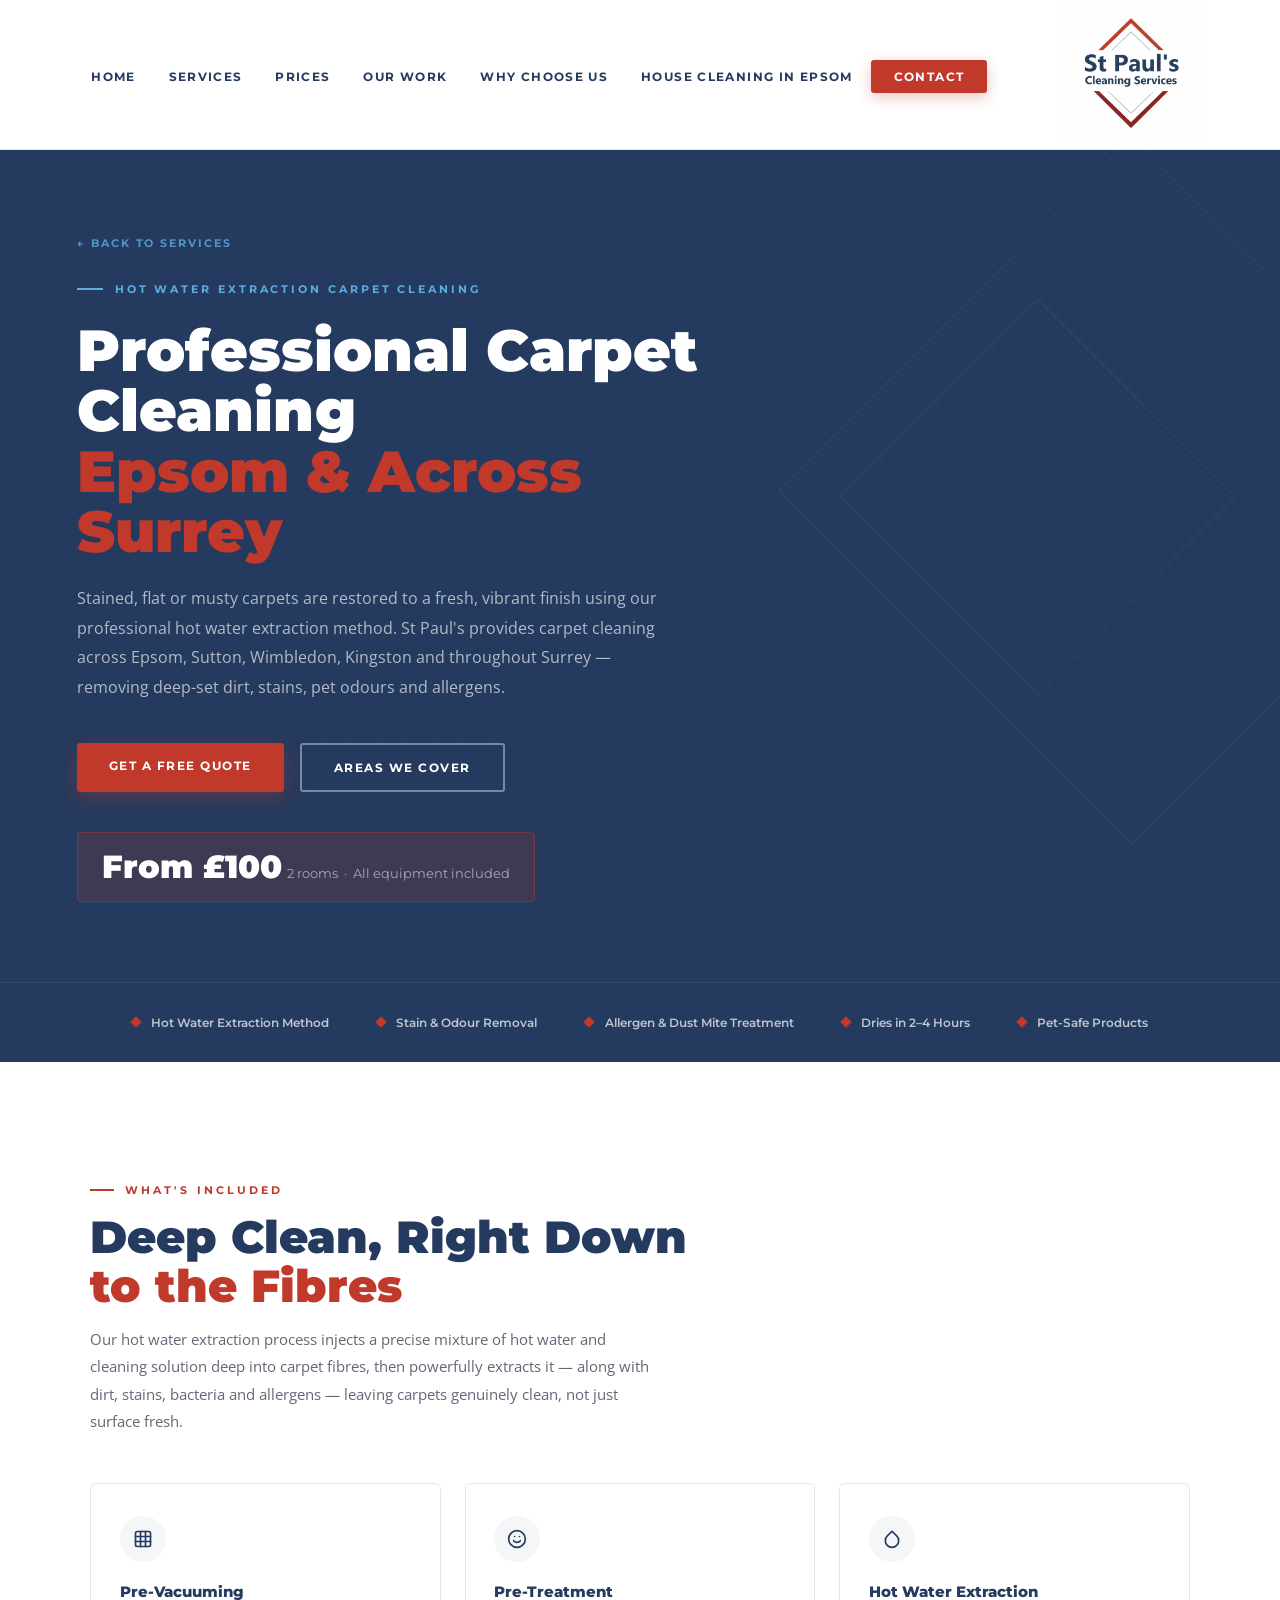
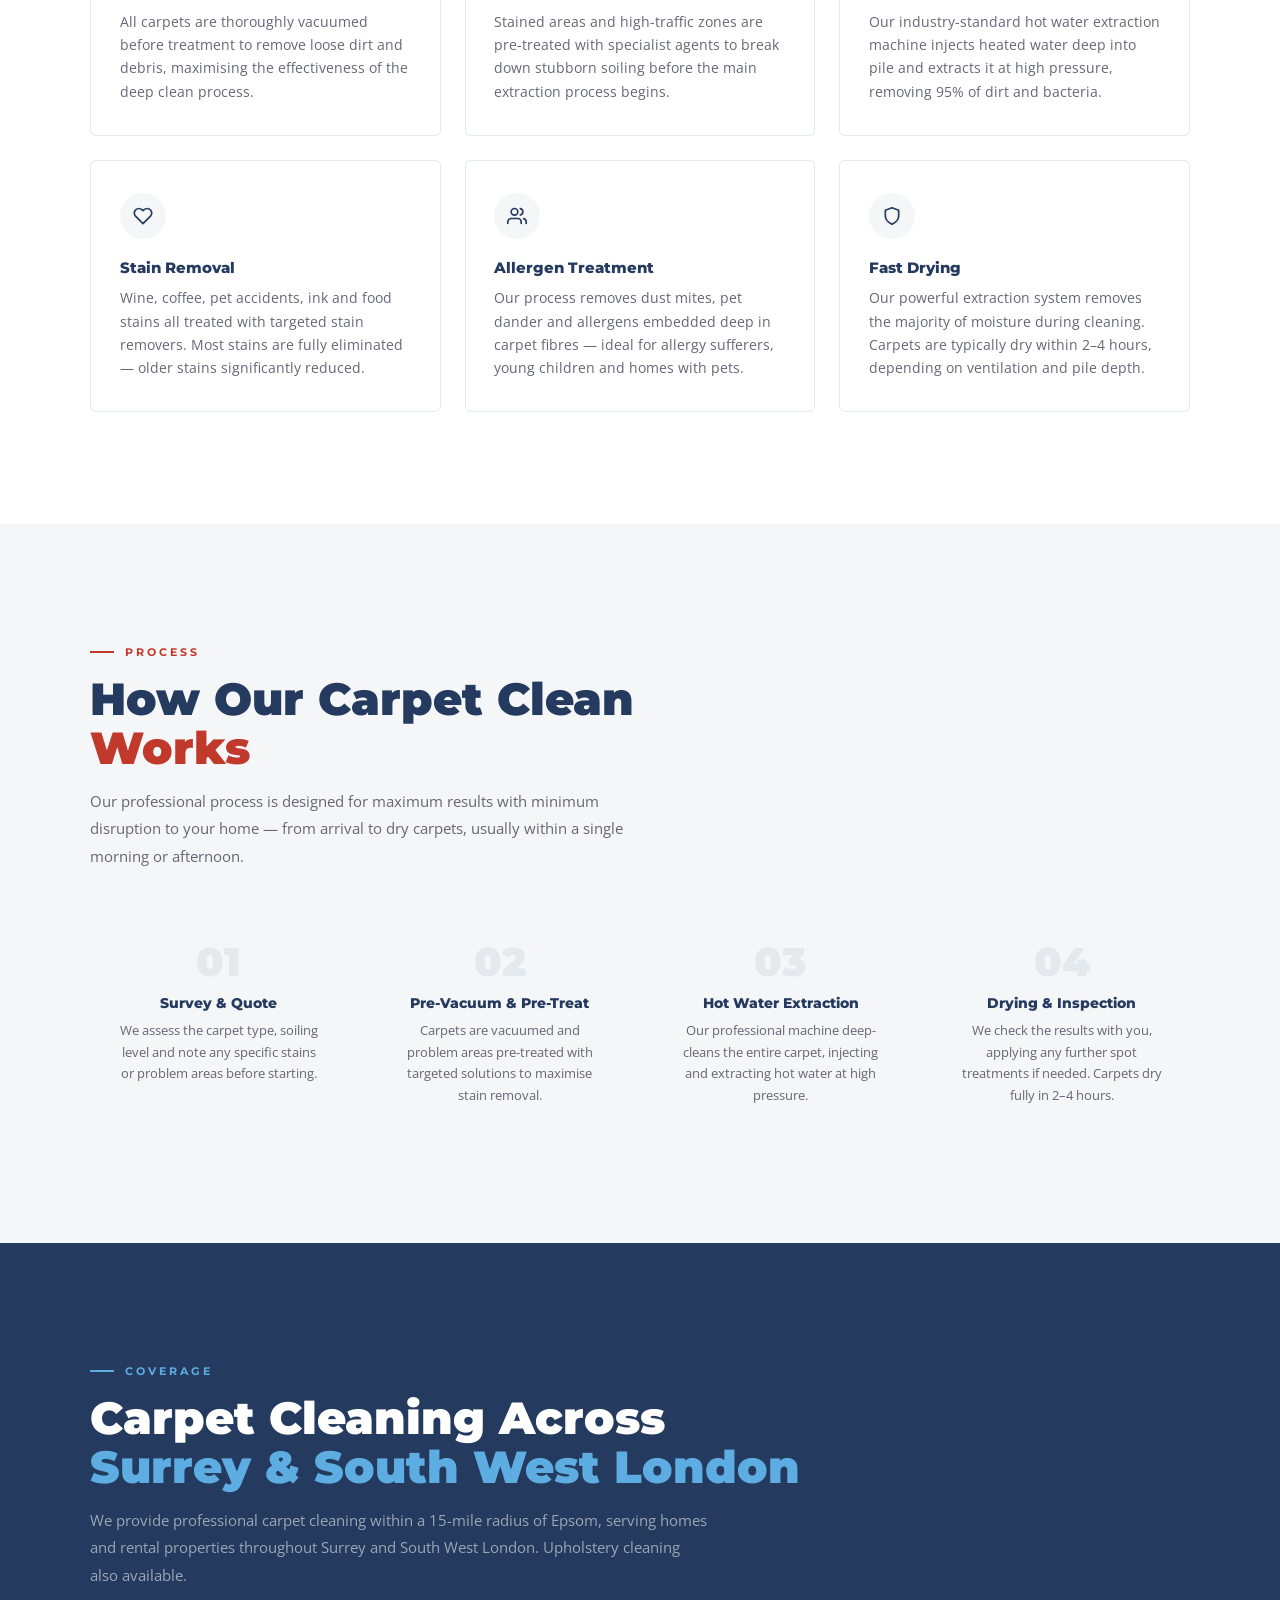
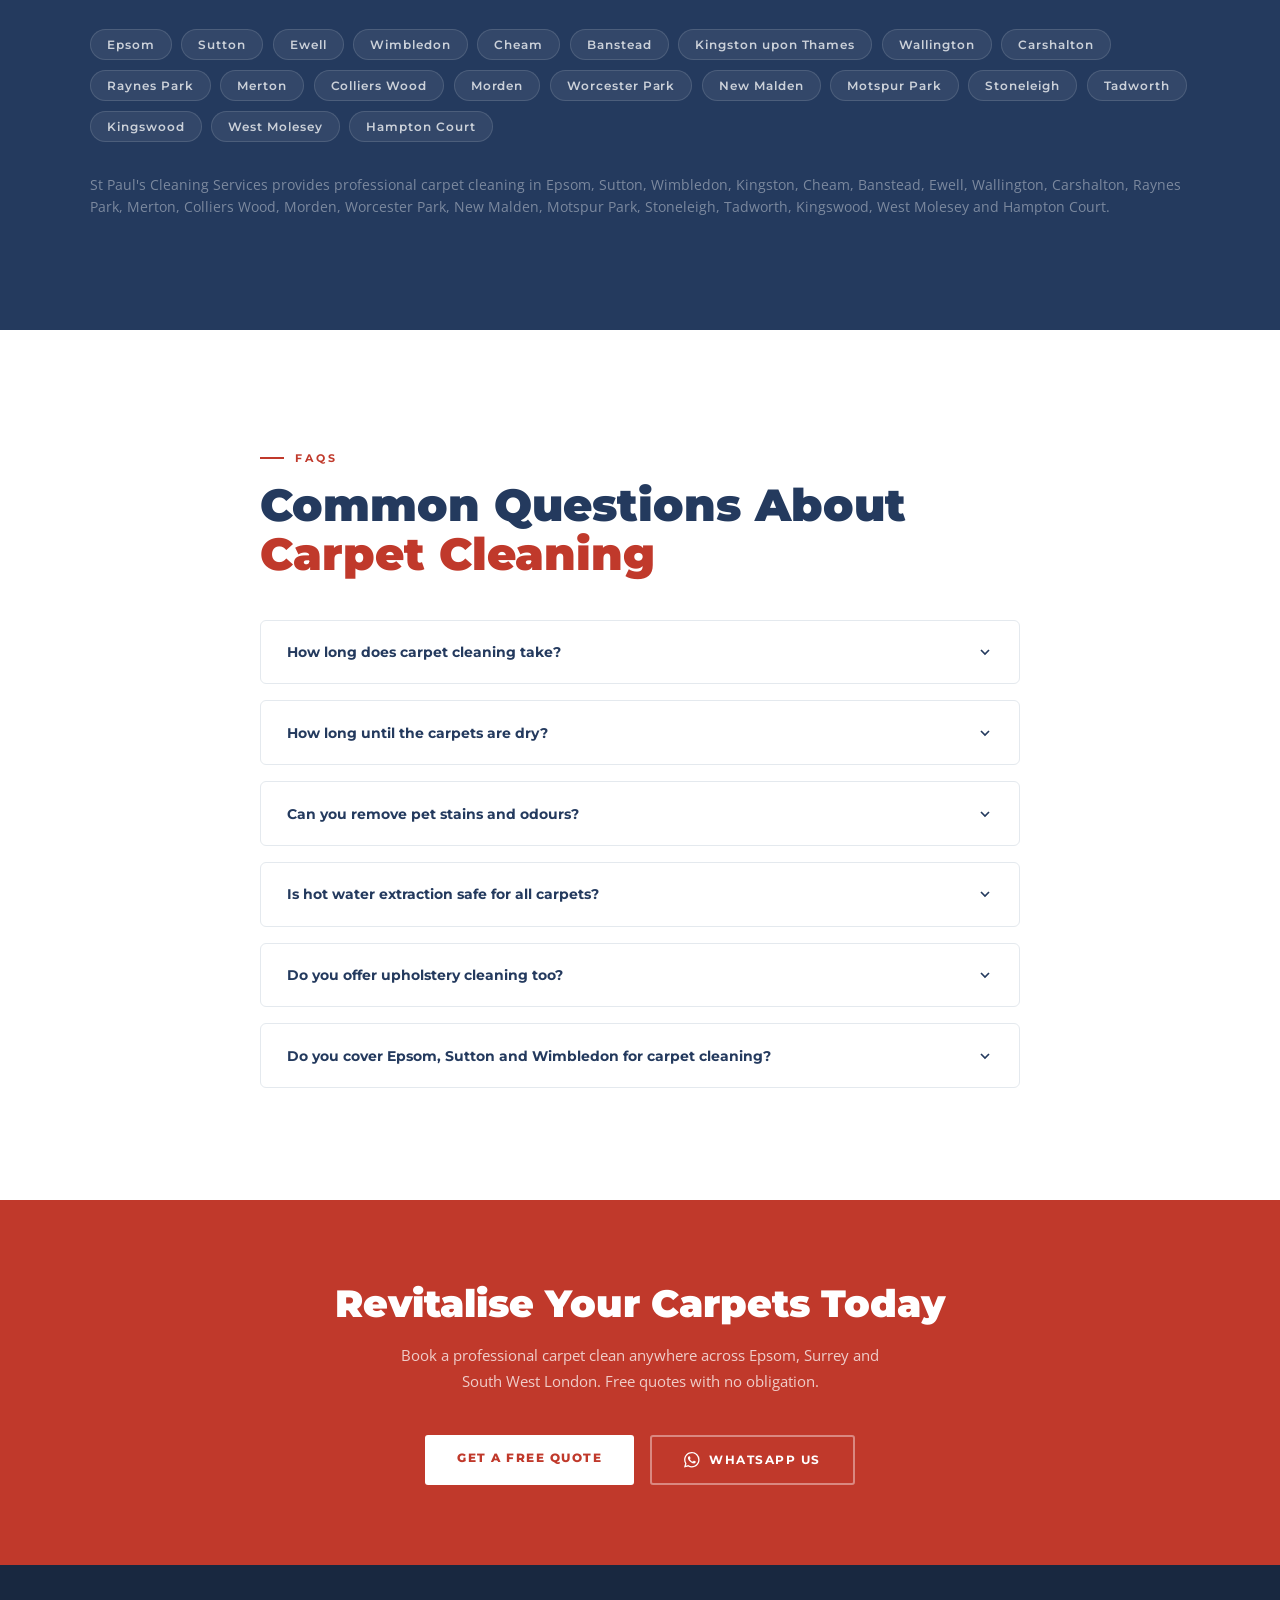
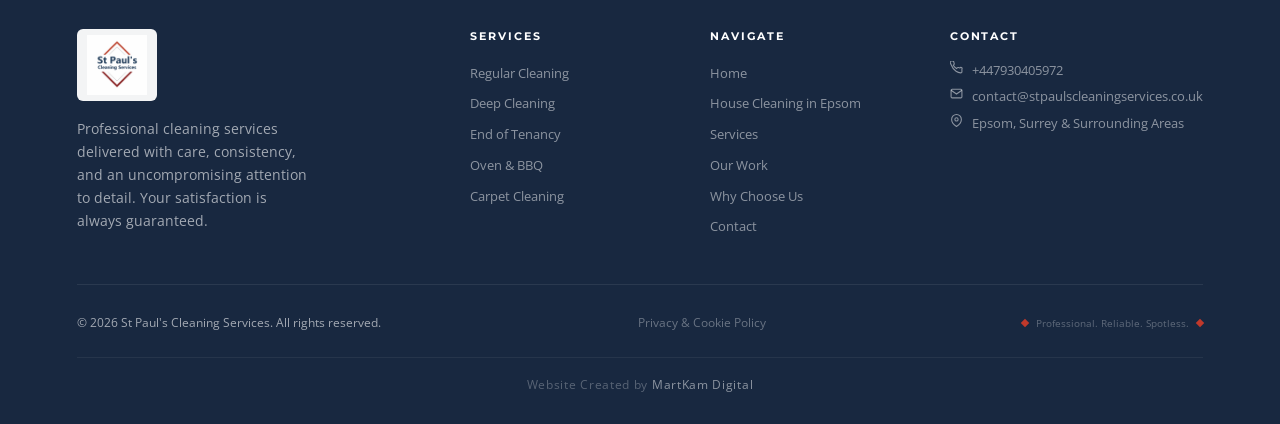
<file: carpet-cleaning.html>
﻿<!DOCTYPE html>
<html lang="en">
<head>
    <meta charset="UTF-8">
    <meta name="viewport" content="width=device-width, initial-scale=1.0">
    <link rel="icon" type="image/png" href="StPauls-logo.png">
    <link rel="apple-touch-icon" href="StPauls-logo.png">
    <title>Professional Carpet Cleaning Epsom Surrey | St Paul's Cleaning Services</title>
    <meta name="description" content="Professional carpet cleaning in Epsom, Sutton, Wimbledon, Cheam, Banstead and across Surrey. Hot water extraction, stain removal and allergen treatment. From £100 for 2 rooms. Fully insured.">
    <link rel="canonical" href="https://www.stpaulscleaningservices.co.uk/carpet-cleaning.html">
    <!-- Open Graph -->
    <meta property="og:title" content="Professional Carpet Cleaning Epsom & Surrey | St Paul's Cleaning Services">
    <meta property="og:description" content="Hot water extraction carpet cleaning across Epsom & Surrey. Removes deep stains, allergens & odours. Safe for children & pets. From £60. Fully insured.">
    <meta property="og:type" content="website">
    <meta property="og:url" content="https://www.stpaulscleaningservices.co.uk/carpet-cleaning.html">
    <meta property="og:locale" content="en_GB">
    <meta property="og:site_name" content="St Paul's Cleaning Services">
    <!-- Twitter Card -->
    <meta name="twitter:card" content="summary">
    <meta name="twitter:title" content="Carpet Cleaning Epsom & Surrey | St Paul's Cleaning Services">
    <meta name="twitter:description" content="Professional hot water extraction carpet cleaning in Epsom & Surrey. Stain & odour removal. From £60. Fully insured.">
    <!-- Geo -->
    <meta name="geo.region" content="GB-SRY">
    <meta name="geo.placename" content="Epsom, Surrey">
    <meta name="geo.position" content="51.3337;-0.2685">
    <meta name="ICBM" content="51.3337, -0.2685">
    <meta name="robots" content="index, follow">
    <!-- Schema: Service + WebPage + BreadcrumbList + FAQPage -->
    <script type="application/ld+json">
    {
      "@context": "https://schema.org",
      "@graph": [
        {
          "@type": "Service",
          "@id": "https://www.stpaulscleaningservices.co.uk/carpet-cleaning.html#service",
          "name": "Carpet Cleaning Epsom & Surrey",
          "description": "Professional hot water extraction carpet cleaning across Epsom, Surrey and surrounding areas. Removes deep-set dirt, stains, allergens and odours.",
          "provider": {"@id": "https://www.stpaulscleaningservices.co.uk/#business"},
          "areaServed": [{"@type": "City", "name": "Epsom"}, {"@type": "City", "name": "Ewell"}, {"@type": "City", "name": "Ashtead"}, {"@type": "City", "name": "Leatherhead"}, {"@type": "City", "name": "Tadworth"}, {"@type": "City", "name": "Banstead"}, {"@type": "City", "name": "Cheam"}, {"@type": "City", "name": "Sutton"}],
          "offers": {
            "@type": "Offer",
            "price": "60",
            "priceCurrency": "GBP",
            "priceSpecification": {"@type": "UnitPriceSpecification", "price": "60", "priceCurrency": "GBP", "unitText": "from, per room"},
            "availability": "https://schema.org/InStock"
          },
          "serviceType": "Carpet Cleaning",
          "category": "Domestic Cleaning"
        },
        {
          "@type": "WebPage",
          "@id": "https://www.stpaulscleaningservices.co.uk/carpet-cleaning.html#webpage",
          "url": "https://www.stpaulscleaningservices.co.uk/carpet-cleaning.html",
          "name": "Professional Carpet Cleaning Epsom Surrey | St Paul's Cleaning Services",
          "description": "Professional carpet cleaning in Epsom and Surrey using hot water extraction. Stain and allergen removal.",
          "inLanguage": "en-GB",
          "isPartOf": {"@id": "https://www.stpaulscleaningservices.co.uk/#website"},
          "breadcrumb": {
            "@type": "BreadcrumbList",
            "itemListElement": [
              {"@type": "ListItem", "position": 1, "name": "Home", "item": "https://www.stpaulscleaningservices.co.uk/"},
              {"@type": "ListItem", "position": 2, "name": "Services", "item": "https://www.stpaulscleaningservices.co.uk/#services"},
              {"@type": "ListItem", "position": 3, "name": "Carpet Cleaning", "item": "https://www.stpaulscleaningservices.co.uk/carpet-cleaning.html"}
            ]
          }
        },
        {
          "@type": "FAQPage",
          "mainEntity": [
            {"@type": "Question", "name": "How much does carpet cleaning cost in Epsom?", "acceptedAnswer": {"@type": "Answer", "text": "Carpet cleaning in Epsom starts from £60 per room. We also offer whole-home packages at a discounted rate. All prices are fixed and agreed before we start."}},
            {"@type": "Question", "name": "Is hot water extraction safe for all carpets?", "acceptedAnswer": {"@type": "Answer", "text": "Hot water extraction is safe for the vast majority of carpet types. We assess your carpets before starting and will advise if a different method is more appropriate. It is completely safe for children and pets once dry."}},
            {"@type": "Question", "name": "How long do carpets take to dry after cleaning?", "acceptedAnswer": {"@type": "Answer", "text": "Most carpets are dry within 2–4 hours, depending on the carpet type and ventilation. We recommend opening windows where possible to speed up drying time."}}
          ]
        }
      ]
    }
    </script>
    <link href="https://fonts.googleapis.com/css2?family=Montserrat:wght@400;500;600;700;800;900&family=Open+Sans:wght@300;400;500;600&display=swap" rel="stylesheet">
    <style>
        :root { --navy:#243A5E; --navy-d:#182840; --red:#C0392B; --red-d:#a93226; --blue:#5DADE2; --grey:#F4F6F7; --grey-2:#E4E9EE; --white:#FFFFFF; --text:#222; --muted:#667; --nav-h:150px; }
        *, *::before, *::after { margin: 0; padding: 0; box-sizing: border-box; }
        html { scroll-behavior: smooth; }
        body { font-family: 'Open Sans', sans-serif; color: var(--text); overflow-x: hidden; background: var(--white); }
        nav { position: fixed; top: 0; left: 0; right: 0; z-index: 300; height: var(--nav-h); background: var(--white); border-bottom: 1px solid var(--grey-2); display: flex; align-items: center; justify-content: space-between; padding: 0 6%; transition: box-shadow 0.3s, height 0.3s; }
        nav.compact { height: 72px; box-shadow: 0 4px 24px rgba(36,58,94,0.1); }
        .nav-links { display: flex; align-items: center; gap: 0.25rem; list-style: none; }
        .nav-links a { font-family: 'Montserrat', sans-serif; font-weight: 700; font-size: 0.72rem; letter-spacing: 0.12em; text-transform: uppercase; text-decoration: none; color: var(--navy); padding: 0.55rem 0.9rem; border-radius: 3px; position: relative; transition: color 0.2s; }
        .nav-links a:not(.nav-cta):hover { color: var(--red); }
        .nav-links a:not(.nav-cta)::after { content: ''; position: absolute; bottom: 0; left: 0.9rem; right: 0.9rem; height: 2px; background: var(--red); transform: scaleX(0); transform-origin: left; transition: transform 0.3s; }
        .nav-links a:not(.nav-cta):hover::after { transform: scaleX(1); }
        .nav-cta { background: var(--red); color: var(--white) !important; padding: 0.6rem 1.4rem !important; box-shadow: 0 4px 14px rgba(192,57,43,0.3); transition: background 0.2s, transform 0.2s, box-shadow 0.2s !important; }
        .nav-cta:hover { background: var(--red-d) !important; transform: translateY(-1px); box-shadow: 0 8px 20px rgba(192,57,43,0.4) !important; }
        .nav-cta::after { display: none !important; }
        .nav-logo { flex-shrink: 0; }
        .nav-logo img { height: 144px; display: block; transition: height 0.3s; }
        nav.compact .nav-logo img { height: 60px; }
        .hamburger { display: none; flex-direction: column; gap: 5px; cursor: pointer; background: none; border: none; padding: 4px; }
        .hamburger span { display: block; width: 22px; height: 2px; background: var(--navy); transition: all 0.3s; }
        .hamburger.open span:nth-child(1) { transform: rotate(45deg) translate(5px,5px); }
        .hamburger.open span:nth-child(2) { opacity: 0; }
        .hamburger.open span:nth-child(3) { transform: rotate(-45deg) translate(5px,-5px); }
        .mob-menu { display: none; position: fixed; top: 0; left: 0; right: 0; bottom: 0; background: var(--white); flex-direction: column; justify-content: center; align-items: stretch; z-index: 299; padding-top: var(--nav-h); overflow-y: auto; }
        .mob-menu.open { display: flex; }
        .mob-menu a { font-family: 'Montserrat', sans-serif; font-weight: 800; font-size: 1.3rem; letter-spacing: 0.06em; text-transform: uppercase; text-decoration: none; color: var(--navy); padding: 1.5rem 8%; border-bottom: 1px solid var(--grey); text-align: center; transition: background 0.2s, color 0.2s; }
        .mob-menu a:hover { background: var(--grey); }
        .mob-menu a:last-child { color: var(--red); border-bottom: none; }
        .sec { padding: 7rem 6%; }
        .sec-narrow { max-width: 1100px; margin: 0 auto; }
        .s-label { font-family: 'Montserrat', sans-serif; font-weight: 700; font-size: 0.68rem; letter-spacing: 0.28em; text-transform: uppercase; color: var(--red); display: inline-flex; align-items: center; gap: 0.7rem; margin-bottom: 1rem; }
        .s-label::before { content: ''; display: inline-block; width: 24px; height: 1.5px; background: var(--red); }
        .s-label.light { color: var(--blue); }
        .s-label.light::before { background: var(--blue); }
        .s-title { font-family: 'Montserrat', sans-serif; font-weight: 900; font-size: clamp(2rem, 3.5vw, 3.2rem); line-height: 1.1; color: var(--navy); }
        .s-title.light { color: var(--white); }
        .s-title em { color: var(--red); font-style: normal; }
        .s-sub { font-size: 0.95rem; color: var(--muted); line-height: 1.8; max-width: 560px; margin-top: 0.9rem; }
        .btn { display: inline-block; text-decoration: none; font-family: 'Montserrat', sans-serif; font-weight: 700; font-size: 0.78rem; letter-spacing: 0.12em; text-transform: uppercase; padding: 0.95rem 2rem; border-radius: 3px; transition: transform 0.2s, box-shadow 0.2s, background 0.2s; border: none; cursor: pointer; }
        .btn-red { background: var(--red); color: var(--white); box-shadow: 0 6px 20px rgba(192,57,43,0.35); }
        .btn-red:hover { background: var(--red-d); transform: translateY(-2px); box-shadow: 0 12px 28px rgba(192,57,43,0.45); }
        .btn-outline { border: 2px solid rgba(255,255,255,0.4); color: var(--white); }
        .btn-outline:hover { border-color: var(--white); background: rgba(255,255,255,0.08); transform: translateY(-2px); }
        .btn-white { background: var(--white); color: var(--red); font-family: 'Montserrat', sans-serif; font-weight: 800; }
        .btn-white:hover { background: var(--grey); transform: translateY(-2px); box-shadow: 0 12px 28px rgba(0,0,0,0.15); }
        .reveal { opacity: 0; transform: translateY(24px); transition: opacity 0.6s ease, transform 0.6s ease; }
        .reveal.in { opacity: 1; transform: translateY(0); }
        @keyframes fadeUp { from { opacity: 0; transform: translateY(24px); } to { opacity: 1; transform: translateY(0); } }

        .page-hero { min-height: 60vh; padding-top: var(--nav-h); background: var(--navy); display: flex; align-items: center; position: relative; overflow: hidden; }
        .page-hero::before { content: ''; position: absolute; inset: 0; background-image: radial-gradient(rgba(255,255,255,0.03) 1px, transparent 1px); background-size: 28px 28px; }
        .page-hero-ring { position: absolute; transform: rotate(45deg); pointer-events: none; border: 1.5px solid rgba(93,173,226,0.12); }
        .page-hero-ring-1 { width: 500px; height: 500px; right: -8%; top: 50%; transform: translateY(-50%) rotate(45deg); }
        .page-hero-ring-2 { width: 280px; height: 280px; right: 8%; top: 50%; transform: translateY(-48%) rotate(45deg); }
        .page-hero-inner { position: relative; z-index: 1; padding: 5rem 6%; max-width: 860px; }
        .page-hero-back { display: inline-flex; align-items: center; gap: 0.5rem; font-family: 'Montserrat', sans-serif; font-weight: 700; font-size: 0.68rem; letter-spacing: 0.18em; text-transform: uppercase; color: var(--blue); text-decoration: none; margin-bottom: 2rem; opacity: 0.8; transition: opacity 0.2s; }
        .page-hero-back:hover { opacity: 1; }
        .page-hero-eyebrow { font-family: 'Montserrat', sans-serif; font-weight: 700; font-size: 0.7rem; letter-spacing: 0.26em; text-transform: uppercase; color: var(--blue); display: flex; align-items: center; gap: 0.75rem; margin-bottom: 1.5rem; opacity: 0; animation: fadeUp 0.6s ease forwards 0.1s; }
        .page-hero-eyebrow::before { content: ''; width: 26px; height: 1.5px; background: var(--blue); }
        .page-hero h1 { font-family: 'Montserrat', sans-serif; font-weight: 900; font-size: clamp(2.4rem, 4.5vw, 4rem); color: var(--white); line-height: 1.05; margin-bottom: 1.4rem; opacity: 0; animation: fadeUp 0.6s ease forwards 0.25s; }
        .page-hero h1 span { color: var(--red); }
        .page-hero-desc { font-size: 1rem; color: rgba(255,255,255,0.65); line-height: 1.85; max-width: 600px; margin-bottom: 2.5rem; opacity: 0; animation: fadeUp 0.6s ease forwards 0.4s; }
        .page-hero-btns { display: flex; gap: 1rem; flex-wrap: wrap; opacity: 0; animation: fadeUp 0.6s ease forwards 0.55s; }
        .page-hero-price { display: inline-flex; align-items: baseline; gap: 0.3rem; background: rgba(192,57,43,0.18); border: 1px solid rgba(192,57,43,0.35); border-radius: 4px; padding: 0.9rem 1.5rem; margin-top: 2.5rem; opacity: 0; animation: fadeUp 0.6s ease forwards 0.7s; }
        .page-hero-price strong { font-family: 'Montserrat', sans-serif; font-weight: 900; font-size: 2rem; color: var(--white); }
        .page-hero-price span { font-size: 0.82rem; color: rgba(255,255,255,0.55); font-family: 'Montserrat', sans-serif; }

        /* BENEFITS STRIP */
        .benefits-strip { background: var(--navy); padding: 2rem 6%; display: flex; align-items: center; justify-content: center; gap: 3rem; flex-wrap: wrap; border-top: 1px solid rgba(255,255,255,0.06); }
        .benefit-item { display: flex; align-items: center; gap: 0.7rem; font-family: 'Montserrat', sans-serif; font-weight: 600; font-size: 0.78rem; color: rgba(255,255,255,0.7); }
        .benefit-dot { width: 8px; height: 8px; background: var(--red); transform: rotate(45deg); flex-shrink: 0; }

        .includes-grid { display: grid; grid-template-columns: repeat(3, 1fr); gap: 1.5rem; margin-top: 3rem; }
        .include-card { background: var(--white); border: 1.5px solid var(--grey-2); border-radius: 6px; padding: 2rem 1.8rem; transition: transform 0.3s, box-shadow 0.3s, border-color 0.3s; }
        .include-card:hover { transform: translateY(-4px); box-shadow: 0 16px 40px rgba(36,58,94,0.1); border-color: var(--navy); }
        .include-icon { width: 46px; height: 46px; background: var(--grey); border-radius: 50%; display: flex; align-items: center; justify-content: center; margin-bottom: 1.2rem; }
        .include-icon svg { width: 20px; height: 20px; }
        .include-card h3 { font-family: 'Montserrat', sans-serif; font-weight: 800; font-size: 0.95rem; color: var(--navy); margin-bottom: 0.6rem; }
        .include-card p { font-size: 0.85rem; color: var(--muted); line-height: 1.7; }

        .two-col { display: grid; grid-template-columns: 1fr 1fr; gap: 5rem; align-items: start; }
        .checklist { display: grid; grid-template-columns: 1fr 1fr; gap: 0.75rem 3rem; margin-top: 2rem; }
        .checklist-item { display: flex; align-items: flex-start; gap: 0.75rem; font-size: 0.9rem; color: var(--text); line-height: 1.5; }
        .check-dot { width: 20px; min-width: 20px; height: 20px; background: var(--red); border-radius: 50%; display: flex; align-items: center; justify-content: center; margin-top: 1px; }
        .check-dot svg { width: 10px; height: 10px; }

        /* PROCESS STEPS */
        .process-steps { display: grid; grid-template-columns: repeat(4, 1fr); gap: 1.5rem; margin-top: 3rem; }
        .step { text-align: center; padding: 1.5rem; }
        .step-num { font-family: 'Montserrat', sans-serif; font-weight: 900; font-size: 2.5rem; color: var(--grey-2); line-height: 1; margin-bottom: 0.75rem; }
        .step h3 { font-family: 'Montserrat', sans-serif; font-weight: 800; font-size: 0.88rem; color: var(--navy); margin-bottom: 0.5rem; }
        .step p { font-size: 0.82rem; color: var(--muted); line-height: 1.65; }

        .areas-section { background: var(--navy); }
        .areas-grid { display: flex; flex-wrap: wrap; gap: 0.6rem; margin-top: 2.5rem; }
        .area-tag { background: rgba(255,255,255,0.07); border: 1px solid rgba(255,255,255,0.12); color: rgba(255,255,255,0.75); font-family: 'Montserrat', sans-serif; font-weight: 600; font-size: 0.75rem; letter-spacing: 0.08em; padding: 0.45rem 1rem; border-radius: 100px; transition: background 0.2s, border-color 0.2s, color 0.2s; }
        .area-tag:hover { background: rgba(93,173,226,0.15); border-color: var(--blue); color: var(--white); }
        .areas-note { font-size: 0.85rem; color: rgba(255,255,255,0.4); margin-top: 2rem; line-height: 1.6; }

        .faq-list { margin-top: 2.5rem; display: flex; flex-direction: column; gap: 1rem; }
        .faq-item { border: 1.5px solid var(--grey-2); border-radius: 6px; overflow: hidden; }
        .faq-q { font-family: 'Montserrat', sans-serif; font-weight: 700; font-size: 0.9rem; color: var(--navy); padding: 1.4rem 1.6rem; cursor: pointer; display: flex; justify-content: space-between; align-items: center; gap: 1rem; user-select: none; }
        .faq-q svg { flex-shrink: 0; transition: transform 0.3s; }
        .faq-item.open .faq-q svg { transform: rotate(180deg); }
        .faq-a { max-height: 0; overflow: hidden; transition: max-height 0.4s ease, padding 0.3s; font-size: 0.88rem; color: var(--muted); line-height: 1.75; padding: 0 1.6rem; }
        .faq-item.open .faq-a { max-height: 300px; padding: 0 1.6rem 1.4rem; }

        .cta-banner { background: var(--red); padding: 5rem 6%; text-align: center; }
        .cta-banner h2 { font-family: 'Montserrat', sans-serif; font-weight: 900; font-size: clamp(1.8rem, 3vw, 2.8rem); color: var(--white); margin-bottom: 1rem; }
        .cta-banner p { font-size: 0.95rem; color: rgba(255,255,255,0.75); margin-bottom: 2.5rem; max-width: 500px; margin-left: auto; margin-right: auto; line-height: 1.7; }

        footer { background: var(--navy-d); color: rgba(255,255,255,0.6); padding: 4rem 6% 2rem; }
        .footer-grid { display: grid; grid-template-columns: 1.8fr 1fr 1fr 1fr; gap: 3rem; margin-bottom: 3rem; }
        .footer-brand img { height: 72px; display: block; margin-bottom: 1rem; background: rgba(255,255,255,0.95); border-radius: 6px; padding: 6px 10px; }
        .footer-brand p { font-size: 0.85rem; line-height: 1.7; max-width: 230px; }
        .footer-col h4 { font-family: 'Montserrat', sans-serif; font-weight: 700; font-size: 0.68rem; letter-spacing: 0.18em; text-transform: uppercase; color: var(--white); margin-bottom: 1.1rem; }
        .footer-col ul { list-style: none; display: flex; flex-direction: column; gap: 0.55rem; }
        .footer-col a { color: rgba(255,255,255,0.5); text-decoration: none; font-size: 0.84rem; transition: color 0.2s; }
        .footer-col a:hover { color: var(--blue); }
        .footer-contact-row { display: flex; gap: 0.6rem; align-items: flex-start; font-size: 0.84rem; color: rgba(255,255,255,0.5); margin-bottom: 0.55rem; }
        .footer-bottom { border-top: 1px solid rgba(255,255,255,0.08); padding-top: 1.8rem; display: flex; justify-content: space-between; align-items: center; flex-wrap: wrap; gap: 1rem; font-size: 0.78rem; }
        .footer-legal { display: flex; gap: 1.5rem; flex-wrap: wrap; }
        .footer-legal a { color: rgba(255,255,255,0.35); text-decoration: none; font-size: 0.75rem; transition: color 0.2s; }
        .footer-legal a:hover { color: rgba(255,255,255,0.7); }
        .footer-mark { display: flex; align-items: center; gap: 0.5rem; color: rgba(255,255,255,0.3); }
        .footer-mark span { width: 6px; height: 6px; background: var(--red); transform: rotate(45deg); display: inline-block; }
        .footer-credit { margin-top: 1.6rem; padding-top: 1.2rem; border-top: 1px solid rgba(255,255,255,0.06); text-align: center; font-size: 0.72rem; letter-spacing: 0.06em; color: rgba(255,255,255,0.28); }
        .footer-credit a { color: rgba(255,255,255,0.5); text-decoration: none; transition: color 0.2s; }
        .footer-credit a:hover, .footer-credit a:focus-visible { color: var(--red); }

        @media (max-width: 1024px) { .footer-grid { grid-template-columns: 1fr 1fr; gap: 2rem; } .includes-grid { grid-template-columns: 1fr 1fr; } .two-col { grid-template-columns: 1fr; gap: 3rem; } .process-steps { grid-template-columns: 1fr 1fr; } }
        @media (max-width: 768px) { :root { --nav-h: 100px; } .nav-links { display: none; } .hamburger { display: flex; } .footer-grid { grid-template-columns: 1fr; } .includes-grid { grid-template-columns: 1fr; } .checklist { grid-template-columns: 1fr; } .benefits-strip { gap: 1.2rem; } .nav-logo img { height: 80px; } nav.compact .nav-logo img { height: 48px; } }
        @media (max-width: 480px) { .sec { padding: 5rem 5%; } .process-steps { grid-template-columns: 1fr; } }
        /* Long nav labels wrap below this width, so use the menu button instead */
        @media (max-width: 1199px) { .nav-links { display: none; } .hamburger { display: flex; } }
    </style>
    <link rel="stylesheet" href="whatsapp.css?v=1">
</head>
<body>

<nav id="navbar">
    <ul class="nav-links">
        <li><a href="index.html#hero">Home</a></li>
        <li><a href="index.html#services">Services</a></li>
        <li><a href="index.html#prices">Prices</a></li>
        <li><a href="index.html#our-work">Our Work</a></li>
        <li><a href="index.html#about">Why Choose Us</a></li>
        <li><a href="areas-epsom.html">House Cleaning in Epsom</a></li>
        <li><a href="index.html#contact" class="nav-cta">Contact</a></li>
    </ul>
    <button class="hamburger" id="hamburger" aria-label="Toggle menu"><span></span><span></span><span></span></button>
    <div class="nav-logo"><a href="index.html"><img src="StPauls-logo.png" alt="St Paul's Cleaning Services"></a></div>
</nav>

<div class="mob-menu" id="mobMenu">
    <a href="index.html#hero">Home</a><a href="index.html#services">Services</a><a href="index.html#prices">Prices</a><a href="index.html#our-work">Our Work</a><a href="index.html#about">Why Choose Us</a><a href="areas-epsom.html">House Cleaning in Epsom</a><a href="index.html#contact">Contact</a>
</div>

<!-- HERO -->
<section class="page-hero">
    <div class="page-hero-ring page-hero-ring-1"></div>
    <div class="page-hero-ring page-hero-ring-2"></div>
    <div class="page-hero-inner">
        <a class="page-hero-back" href="index.html#services">← Back to Services</a>
        <div class="page-hero-eyebrow">Hot Water Extraction Carpet Cleaning</div>
        <h1>Professional Carpet Cleaning<br><span>Epsom &amp; Across Surrey</span></h1>
        <p class="page-hero-desc">Stained, flat or musty carpets are restored to a fresh, vibrant finish using our professional hot water extraction method. St Paul's provides carpet cleaning across Epsom, Sutton, Wimbledon, Kingston and throughout Surrey — removing deep-set dirt, stains, pet odours and allergens.</p>
        <div class="page-hero-btns">
            <a href="index.html#contact" class="btn btn-red">Get a Free Quote</a>
            <a href="#areas" class="btn btn-outline">Areas We Cover</a>
        </div>
        <div class="page-hero-price">
            <strong>From £100</strong>
            <span>2 rooms &nbsp;·&nbsp; All equipment included</span>
        </div>
    </div>
</section>

<!-- BENEFITS STRIP -->
<div class="benefits-strip">
    <div class="benefit-item"><span class="benefit-dot"></span>Hot Water Extraction Method</div>
    <div class="benefit-item"><span class="benefit-dot"></span>Stain &amp; Odour Removal</div>
    <div class="benefit-item"><span class="benefit-dot"></span>Allergen &amp; Dust Mite Treatment</div>
    <div class="benefit-item"><span class="benefit-dot"></span>Dries in 2–4 Hours</div>
    <div class="benefit-item"><span class="benefit-dot"></span>Pet-Safe Products</div>
</div>

<!-- WHAT'S INCLUDED -->
<section class="sec" style="background: var(--white);">
    <div class="sec-narrow">
        <div class="s-label">What's Included</div>
        <h2 class="s-title">Deep Clean, Right Down<br><em>to the Fibres</em></h2>
        <p class="s-sub">Our hot water extraction process injects a precise mixture of hot water and cleaning solution deep into carpet fibres, then powerfully extracts it — along with dirt, stains, bacteria and allergens — leaving carpets genuinely clean, not just surface fresh.</p>
        <div class="includes-grid">
            <div class="include-card reveal">
                <div class="include-icon"><svg viewBox="0 0 24 24" fill="none" stroke="#243A5E" stroke-width="2" stroke-linecap="round" stroke-linejoin="round"><rect x="3" y="3" width="18" height="18" rx="2"/><path d="M3 9h18M3 15h18M9 3v18M15 3v18"/></svg></div>
                <h3>Pre-Vacuuming</h3>
                <p>All carpets are thoroughly vacuumed before treatment to remove loose dirt and debris, maximising the effectiveness of the deep clean process.</p>
            </div>
            <div class="include-card reveal">
                <div class="include-icon"><svg viewBox="0 0 24 24" fill="none" stroke="#243A5E" stroke-width="2" stroke-linecap="round" stroke-linejoin="round"><circle cx="12" cy="12" r="10"/><path d="M8 14s1.5 2 4 2 4-2 4-2"/><line x1="9" y1="9" x2="9.01" y2="9"/><line x1="15" y1="9" x2="15.01" y2="9"/></svg></div>
                <h3>Pre-Treatment</h3>
                <p>Stained areas and high-traffic zones are pre-treated with specialist agents to break down stubborn soiling before the main extraction process begins.</p>
            </div>
            <div class="include-card reveal">
                <div class="include-icon"><svg viewBox="0 0 24 24" fill="none" stroke="#243A5E" stroke-width="2" stroke-linecap="round" stroke-linejoin="round"><path d="M12 2.69l5.66 5.66a8 8 0 11-11.31 0z"/></svg></div>
                <h3>Hot Water Extraction</h3>
                <p>Our industry-standard hot water extraction machine injects heated water deep into pile and extracts it at high pressure, removing 95% of dirt and bacteria.</p>
            </div>
            <div class="include-card reveal">
                <div class="include-icon"><svg viewBox="0 0 24 24" fill="none" stroke="#243A5E" stroke-width="2" stroke-linecap="round" stroke-linejoin="round"><path d="M20.84 4.61a5.5 5.5 0 00-7.78 0L12 5.67l-1.06-1.06a5.5 5.5 0 00-7.78 7.78l1.06 1.06L12 21.23l7.78-7.78 1.06-1.06a5.5 5.5 0 000-7.78z"/></svg></div>
                <h3>Stain Removal</h3>
                <p>Wine, coffee, pet accidents, ink and food stains all treated with targeted stain removers. Most stains are fully eliminated — older stains significantly reduced.</p>
            </div>
            <div class="include-card reveal">
                <div class="include-icon"><svg viewBox="0 0 24 24" fill="none" stroke="#243A5E" stroke-width="2" stroke-linecap="round" stroke-linejoin="round"><path d="M17 21v-2a4 4 0 00-4-4H5a4 4 0 00-4 4v2"/><circle cx="9" cy="7" r="4"/><path d="M23 21v-2a4 4 0 00-3-3.87"/><path d="M16 3.13a4 4 0 010 7.75"/></svg></div>
                <h3>Allergen Treatment</h3>
                <p>Our process removes dust mites, pet dander and allergens embedded deep in carpet fibres — ideal for allergy sufferers, young children and homes with pets.</p>
            </div>
            <div class="include-card reveal">
                <div class="include-icon"><svg viewBox="0 0 24 24" fill="none" stroke="#243A5E" stroke-width="2" stroke-linecap="round" stroke-linejoin="round"><path d="M12 22s8-4 8-10V5l-8-3-8 3v7c0 6 8 10 8 10z"/></svg></div>
                <h3>Fast Drying</h3>
                <p>Our powerful extraction system removes the majority of moisture during cleaning. Carpets are typically dry within 2–4 hours, depending on ventilation and pile depth.</p>
            </div>
        </div>
    </div>
</section>

<!-- HOW IT WORKS -->
<section class="sec" style="background: var(--grey);">
    <div class="sec-narrow">
        <div class="s-label">Process</div>
        <h2 class="s-title">How Our Carpet Clean<br><em>Works</em></h2>
        <p class="s-sub">Our professional process is designed for maximum results with minimum disruption to your home — from arrival to dry carpets, usually within a single morning or afternoon.</p>
        <div class="process-steps">
            <div class="step reveal">
                <div class="step-num">01</div>
                <h3>Survey &amp; Quote</h3>
                <p>We assess the carpet type, soiling level and note any specific stains or problem areas before starting.</p>
            </div>
            <div class="step reveal">
                <div class="step-num">02</div>
                <h3>Pre-Vacuum &amp; Pre-Treat</h3>
                <p>Carpets are vacuumed and problem areas pre-treated with targeted solutions to maximise stain removal.</p>
            </div>
            <div class="step reveal">
                <div class="step-num">03</div>
                <h3>Hot Water Extraction</h3>
                <p>Our professional machine deep-cleans the entire carpet, injecting and extracting hot water at high pressure.</p>
            </div>
            <div class="step reveal">
                <div class="step-num">04</div>
                <h3>Drying &amp; Inspection</h3>
                <p>We check the results with you, applying any further spot treatments if needed. Carpets dry fully in 2–4 hours.</p>
            </div>
        </div>
    </div>
</section>

<!-- AREAS -->
<section id="areas" class="sec areas-section">
    <div class="sec-narrow">
        <div class="s-label light">Coverage</div>
        <h2 class="s-title light">Carpet Cleaning Across<br><em style="color:var(--blue);">Surrey &amp; South West London</em></h2>
        <p class="s-sub" style="color:rgba(255,255,255,0.55); max-width:620px;">We provide professional carpet cleaning within a 15-mile radius of Epsom, serving homes and rental properties throughout Surrey and South West London. Upholstery cleaning also available.</p>
        <div class="areas-grid">
            <span class="area-tag">Epsom</span><span class="area-tag">Sutton</span><span class="area-tag">Ewell</span><span class="area-tag">Wimbledon</span><span class="area-tag">Cheam</span><span class="area-tag">Banstead</span><span class="area-tag">Kingston upon Thames</span><span class="area-tag">Wallington</span><span class="area-tag">Carshalton</span><span class="area-tag">Raynes Park</span><span class="area-tag">Merton</span><span class="area-tag">Colliers Wood</span><span class="area-tag">Morden</span><span class="area-tag">Worcester Park</span><span class="area-tag">New Malden</span><span class="area-tag">Motspur Park</span><span class="area-tag">Stoneleigh</span><span class="area-tag">Tadworth</span><span class="area-tag">Kingswood</span><span class="area-tag">West Molesey</span><span class="area-tag">Hampton Court</span>
        </div>
        <p class="areas-note">St Paul's Cleaning Services provides professional carpet cleaning in Epsom, Sutton, Wimbledon, Kingston, Cheam, Banstead, Ewell, Wallington, Carshalton, Raynes Park, Merton, Colliers Wood, Morden, Worcester Park, New Malden, Motspur Park, Stoneleigh, Tadworth, Kingswood, West Molesey and Hampton Court.</p>
    </div>
</section>

<!-- FAQ -->
<section class="sec" style="background: var(--white);">
    <div class="sec-narrow" style="max-width: 760px;">
        <div class="s-label">FAQs</div>
        <h2 class="s-title">Common Questions About<br><em>Carpet Cleaning</em></h2>
        <div class="faq-list">
            <div class="faq-item">
                <div class="faq-q">How long does carpet cleaning take?<svg width="16" height="16" viewBox="0 0 24 24" fill="none" stroke="#243A5E" stroke-width="2.5"><polyline points="6 9 12 15 18 9"/></svg></div>
                <div class="faq-a">Typically 45–60 minutes per room, depending on size and soiling. A 3-bedroom house (carpeted throughout) usually takes around 2.5–3.5 hours including drying time.</div>
            </div>
            <div class="faq-item">
                <div class="faq-q">How long until the carpets are dry?<svg width="16" height="16" viewBox="0 0 24 24" fill="none" stroke="#243A5E" stroke-width="2.5"><polyline points="6 9 12 15 18 9"/></svg></div>
                <div class="faq-a">Most carpets dry within 2–4 hours. Thicker or denser piles may take up to 6 hours. Good ventilation speeds the process significantly — we'll advise you on opening windows after the clean.</div>
            </div>
            <div class="faq-item">
                <div class="faq-q">Can you remove pet stains and odours?<svg width="16" height="16" viewBox="0 0 24 24" fill="none" stroke="#243A5E" stroke-width="2.5"><polyline points="6 9 12 15 18 9"/></svg></div>
                <div class="faq-a">Yes — we use specialist enzyme-based treatments for pet urine and odours that neutralise at source rather than just masking the smell. Most pet stains are significantly improved or fully removed.</div>
            </div>
            <div class="faq-item">
                <div class="faq-q">Is hot water extraction safe for all carpets?<svg width="16" height="16" viewBox="0 0 24 24" fill="none" stroke="#243A5E" stroke-width="2.5"><polyline points="6 9 12 15 18 9"/></svg></div>
                <div class="faq-a">Hot water extraction is safe for the vast majority of carpet types including wool, synthetic, nylon and polypropylene. We assess your carpet before starting and will advise if a different method is better suited.</div>
            </div>
            <div class="faq-item">
                <div class="faq-q">Do you offer upholstery cleaning too?<svg width="16" height="16" viewBox="0 0 24 24" fill="none" stroke="#243A5E" stroke-width="2.5"><polyline points="6 9 12 15 18 9"/></svg></div>
                <div class="faq-a">Yes — upholstery cleaning for sofas, armchairs and fabric headboards is available as an add-on. Ask about pricing when you request your free quote.</div>
            </div>
            <div class="faq-item">
                <div class="faq-q">Do you cover Epsom, Sutton and Wimbledon for carpet cleaning?<svg width="16" height="16" viewBox="0 0 24 24" fill="none" stroke="#243A5E" stroke-width="2.5"><polyline points="6 9 12 15 18 9"/></svg></div>
                <div class="faq-a">Yes — we provide professional carpet cleaning throughout Epsom, Sutton, Wimbledon, Kingston, Cheam, Banstead, Ewell and all surrounding areas within 15 miles of Epsom, Surrey.</div>
            </div>
        </div>
    </div>
</section>

<section class="cta-banner">
    <h2>Revitalise Your Carpets Today</h2>
    <p>Book a professional carpet clean anywhere across Epsom, Surrey and South West London. Free quotes with no obligation.</p>
    <div class="wa-btn-row">
        <a href="index.html#contact" class="btn btn-white">Get a Free Quote</a>
        <a href="https://wa.me/447930405972?text=Hi%20St%20Paul's%2C%20I'd%20like%20a%20quote%20for%20a%20clean." target="_blank" rel="noopener" class="btn btn-outline btn-wa"><svg class="wa-icon" viewBox="0 0 24 24" aria-hidden="true" focusable="false"><path d="M17.472 14.382c-.297-.149-1.758-.867-2.03-.967-.273-.099-.471-.148-.67.15-.197.297-.767.966-.94 1.164-.173.199-.347.223-.644.075-.297-.15-1.255-.463-2.39-1.475-.883-.788-1.48-1.761-1.653-2.059-.173-.297-.018-.458.13-.606.134-.133.298-.347.446-.52.149-.174.198-.298.298-.497.099-.198.05-.371-.025-.52-.075-.149-.669-1.612-.916-2.207-.242-.579-.487-.5-.669-.51-.173-.008-.371-.01-.57-.01-.198 0-.52.074-.792.372-.272.297-1.04 1.016-1.04 2.479 0 1.462 1.065 2.875 1.213 3.074.149.198 2.096 3.2 5.077 4.487.709.306 1.262.489 1.694.625.712.227 1.36.195 1.871.118.571-.085 1.758-.719 2.006-1.413.248-.694.248-1.289.173-1.413-.074-.124-.272-.198-.57-.347m-5.421 7.403h-.004a9.87 9.87 0 01-5.031-1.378l-.361-.214-3.741.982.998-3.648-.235-.374a9.86 9.86 0 01-1.51-5.26c.001-5.45 4.436-9.884 9.888-9.884 2.64 0 5.122 1.03 6.988 2.898a9.825 9.825 0 012.893 6.994c-.003 5.45-4.437 9.884-9.885 9.884m8.413-18.297A11.815 11.815 0 0012.05 0C5.495 0 .16 5.335.157 11.892c0 2.096.547 4.142 1.588 5.945L.057 24l6.305-1.654a11.882 11.882 0 005.683 1.448h.005c6.554 0 11.89-5.335 11.893-11.893a11.821 11.821 0 00-3.48-8.413Z"/></svg>WhatsApp us</a>
    </div>
</section>

<footer>
    <div class="footer-grid">
        <div class="footer-brand"><img src="StPauls-logo.png" alt="St Paul's Cleaning Services"><p>Professional cleaning services delivered with care, consistency, and an uncompromising attention to detail. Your satisfaction is always guaranteed.</p></div>
        <div class="footer-col"><h4>Services</h4><ul><li><a href="regular-cleaning.html">Regular Cleaning</a></li><li><a href="deep-clean.html">Deep Cleaning</a></li><li><a href="deep-clean.html">End of Tenancy</a></li><li><a href="oven-cleaning.html">Oven &amp; BBQ</a></li><li><a href="carpet-cleaning.html">Carpet Cleaning</a></li></ul></div>
        <div class="footer-col"><h4>Navigate</h4><ul><li><a href="index.html">Home</a></li><li><a href="areas-epsom.html">House Cleaning in Epsom</a></li><li><a href="index.html#services">Services</a></li><li><a href="index.html#our-work">Our Work</a></li><li><a href="index.html#about">Why Choose Us</a></li><li><a href="index.html#contact">Contact</a></li></ul></div>
        <div class="footer-col"><h4>Contact</h4>
            <div class="footer-contact-row"><svg width="13" height="13" viewBox="0 0 24 24" fill="none" stroke="currentColor" stroke-width="2"><path d="M22 16.92v3a2 2 0 01-2.18 2 19.79 19.79 0 01-8.63-3.07A19.5 19.5 0 013.07 8.81a19.79 19.79 0 01-3.07-8.68A2 2 0 012 0h3a2 2 0 012 1.72c.127.96.361 1.903.7 2.81a2 2 0 01-.45 2.11L6.09 7.91a16 16 0 006 6l1.27-1.27a2 2 0 012.11-.45c.907.339 1.85.573 2.81.7A2 2 0 0122 14.92z"/></svg><span>+447930405972</span></div>
            <div class="footer-contact-row"><svg width="13" height="13" viewBox="0 0 24 24" fill="none" stroke="currentColor" stroke-width="2"><path d="M4 4h16c1.1 0 2 .9 2 2v12c0 1.1-.9 2-2 2H4c-1.1 0-2-.9-2-2V6c0-1.1.9-2 2-2z"/><polyline points="22,6 12,13 2,6"/></svg><span>contact@stpaulscleaningservices.co.uk</span></div>
            <div class="footer-contact-row"><svg width="13" height="13" viewBox="0 0 24 24" fill="none" stroke="currentColor" stroke-width="2"><path d="M21 10c0 7-9 13-9 13s-9-6-9-13a9 9 0 0118 0z"/><circle cx="12" cy="10" r="3"/></svg><span>Epsom, Surrey &amp; Surrounding Areas</span></div>
        </div>
    </div>
    <div class="footer-bottom"><span>&copy; 2026 St Paul's Cleaning Services. All rights reserved.</span><div class="footer-legal"><a href="privacy-policy.html">Privacy &amp; Cookie Policy</a></div><div class="footer-mark"><span></span><small>Professional. Reliable. Spotless.</small><span></span></div></div>
    <div class="footer-credit">
        Website Created by <a href="https://www.martkamdigital.com/" target="_blank" rel="noopener">MartKam Digital</a>
    </div>
</footer>

<script>
    const navbar = document.getElementById('navbar');
    window.addEventListener('scroll', () => { navbar.classList.toggle('compact', window.scrollY > 40); }, { passive: true });
    const hamburger = document.getElementById('hamburger');
    const mobMenu = document.getElementById('mobMenu');
    hamburger.addEventListener('click', () => { hamburger.classList.toggle('open'); mobMenu.classList.toggle('open'); if (mobMenu.classList.contains('open')) { mobMenu.style.paddingTop = navbar.offsetHeight + 'px'; document.body.style.overflow = 'hidden'; } else { document.body.style.overflow = ''; } });
    mobMenu.querySelectorAll('a').forEach(a => a.addEventListener('click', () => { hamburger.classList.remove('open'); mobMenu.classList.remove('open'); document.body.style.overflow = ''; }));
    const revealObserver = new IntersectionObserver((entries) => { entries.forEach((entry, i) => { if (entry.isIntersecting) { setTimeout(() => entry.target.classList.add('in'), i * 80); revealObserver.unobserve(entry.target); } }); }, { threshold: 0.1 });
    document.querySelectorAll('.reveal').forEach(el => revealObserver.observe(el));
    document.querySelectorAll('.faq-item').forEach(item => { item.querySelector('.faq-q').addEventListener('click', () => { const isOpen = item.classList.contains('open'); document.querySelectorAll('.faq-item').forEach(i => i.classList.remove('open')); if (!isOpen) item.classList.add('open'); }); });
</script>

<!-- Sticky WhatsApp button (mobile) -->
<a class="wa-sticky" href="https://wa.me/447930405972?text=Hi%20St%20Paul's%2C%20I'd%20like%20a%20quote%20for%20a%20clean." target="_blank" rel="noopener" aria-label="Chat with us on WhatsApp"><svg class="wa-icon" viewBox="0 0 24 24" aria-hidden="true" focusable="false"><path d="M17.472 14.382c-.297-.149-1.758-.867-2.03-.967-.273-.099-.471-.148-.67.15-.197.297-.767.966-.94 1.164-.173.199-.347.223-.644.075-.297-.15-1.255-.463-2.39-1.475-.883-.788-1.48-1.761-1.653-2.059-.173-.297-.018-.458.13-.606.134-.133.298-.347.446-.52.149-.174.198-.298.298-.497.099-.198.05-.371-.025-.52-.075-.149-.669-1.612-.916-2.207-.242-.579-.487-.5-.669-.51-.173-.008-.371-.01-.57-.01-.198 0-.52.074-.792.372-.272.297-1.04 1.016-1.04 2.479 0 1.462 1.065 2.875 1.213 3.074.149.198 2.096 3.2 5.077 4.487.709.306 1.262.489 1.694.625.712.227 1.36.195 1.871.118.571-.085 1.758-.719 2.006-1.413.248-.694.248-1.289.173-1.413-.074-.124-.272-.198-.57-.347m-5.421 7.403h-.004a9.87 9.87 0 01-5.031-1.378l-.361-.214-3.741.982.998-3.648-.235-.374a9.86 9.86 0 01-1.51-5.26c.001-5.45 4.436-9.884 9.888-9.884 2.64 0 5.122 1.03 6.988 2.898a9.825 9.825 0 012.893 6.994c-.003 5.45-4.437 9.884-9.885 9.884m8.413-18.297A11.815 11.815 0 0012.05 0C5.495 0 .16 5.335.157 11.892c0 2.096.547 4.142 1.588 5.945L.057 24l6.305-1.654a11.882 11.882 0 005.683 1.448h.005c6.554 0 11.89-5.335 11.893-11.893a11.821 11.821 0 00-3.48-8.413Z"/></svg><span>WhatsApp us</span></a>
<script src="whatsapp.js?v=1" defer></script>
</body>
</html>
</file>
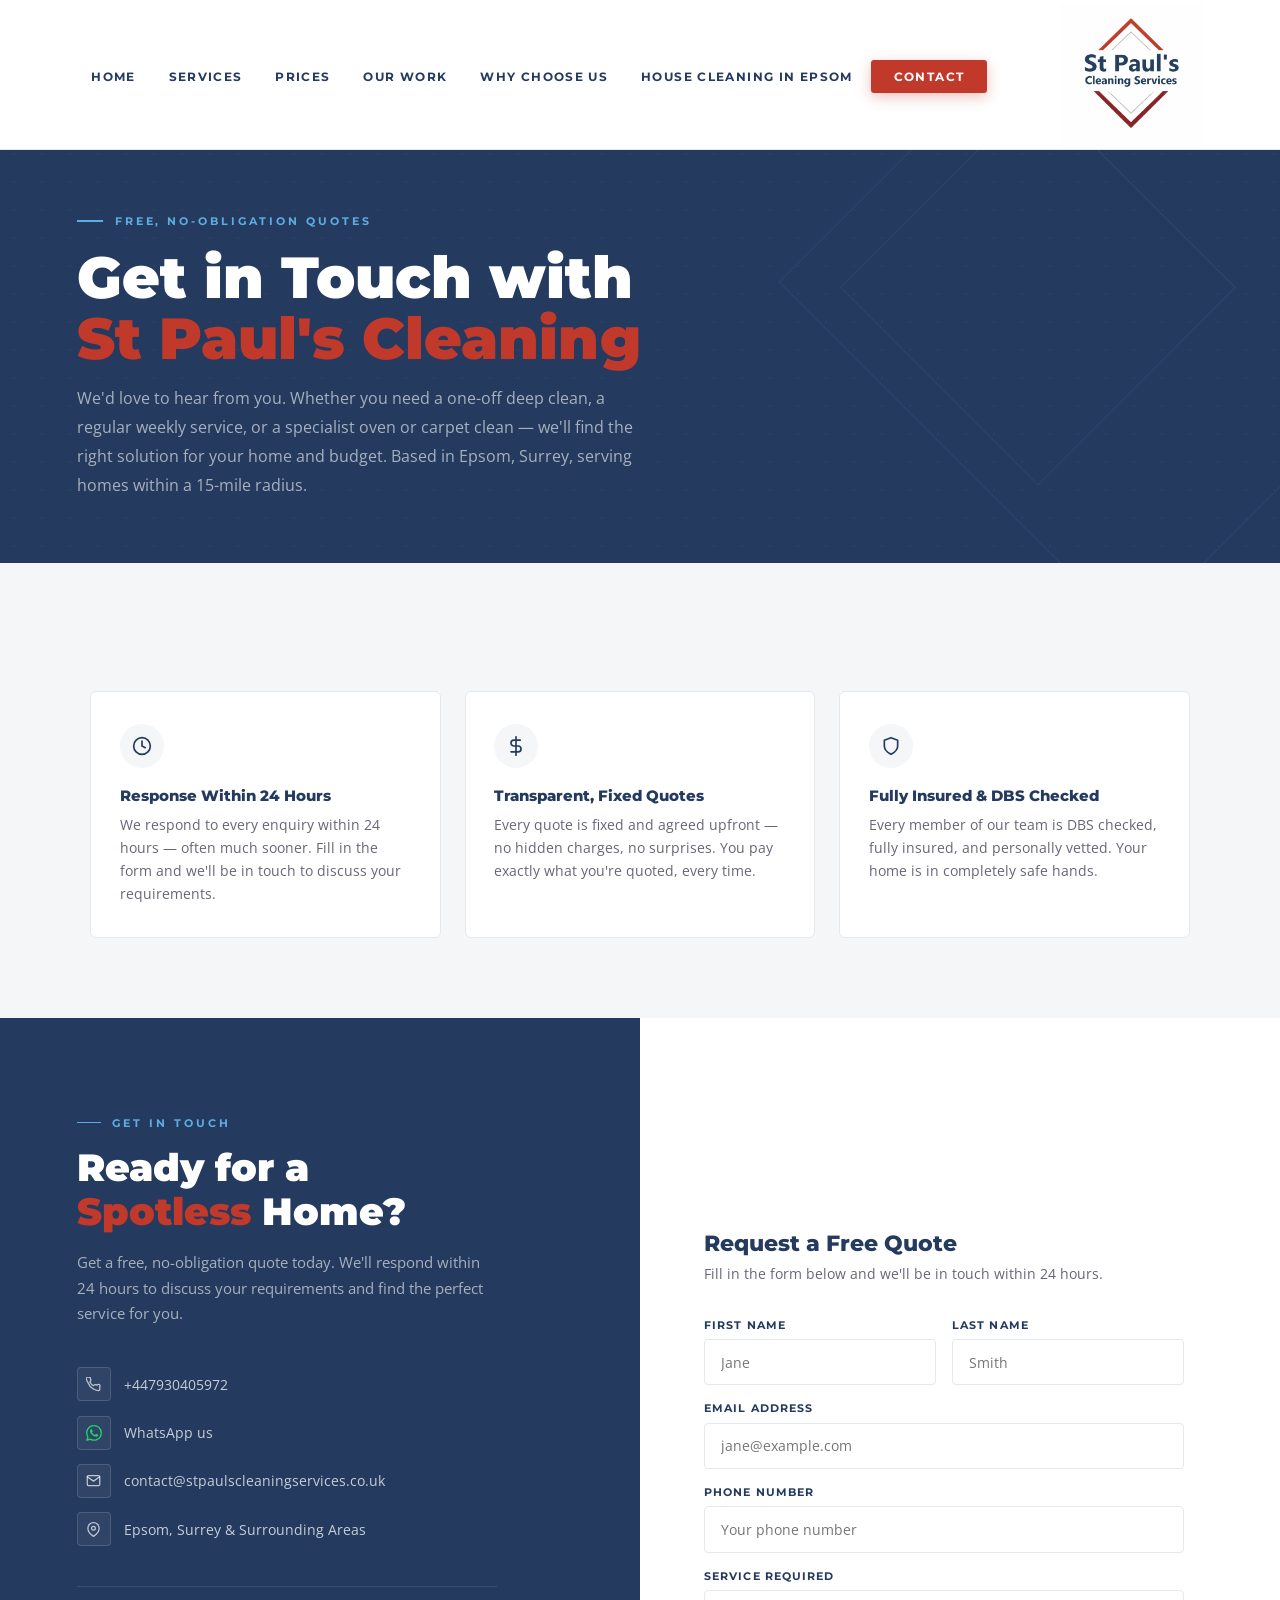
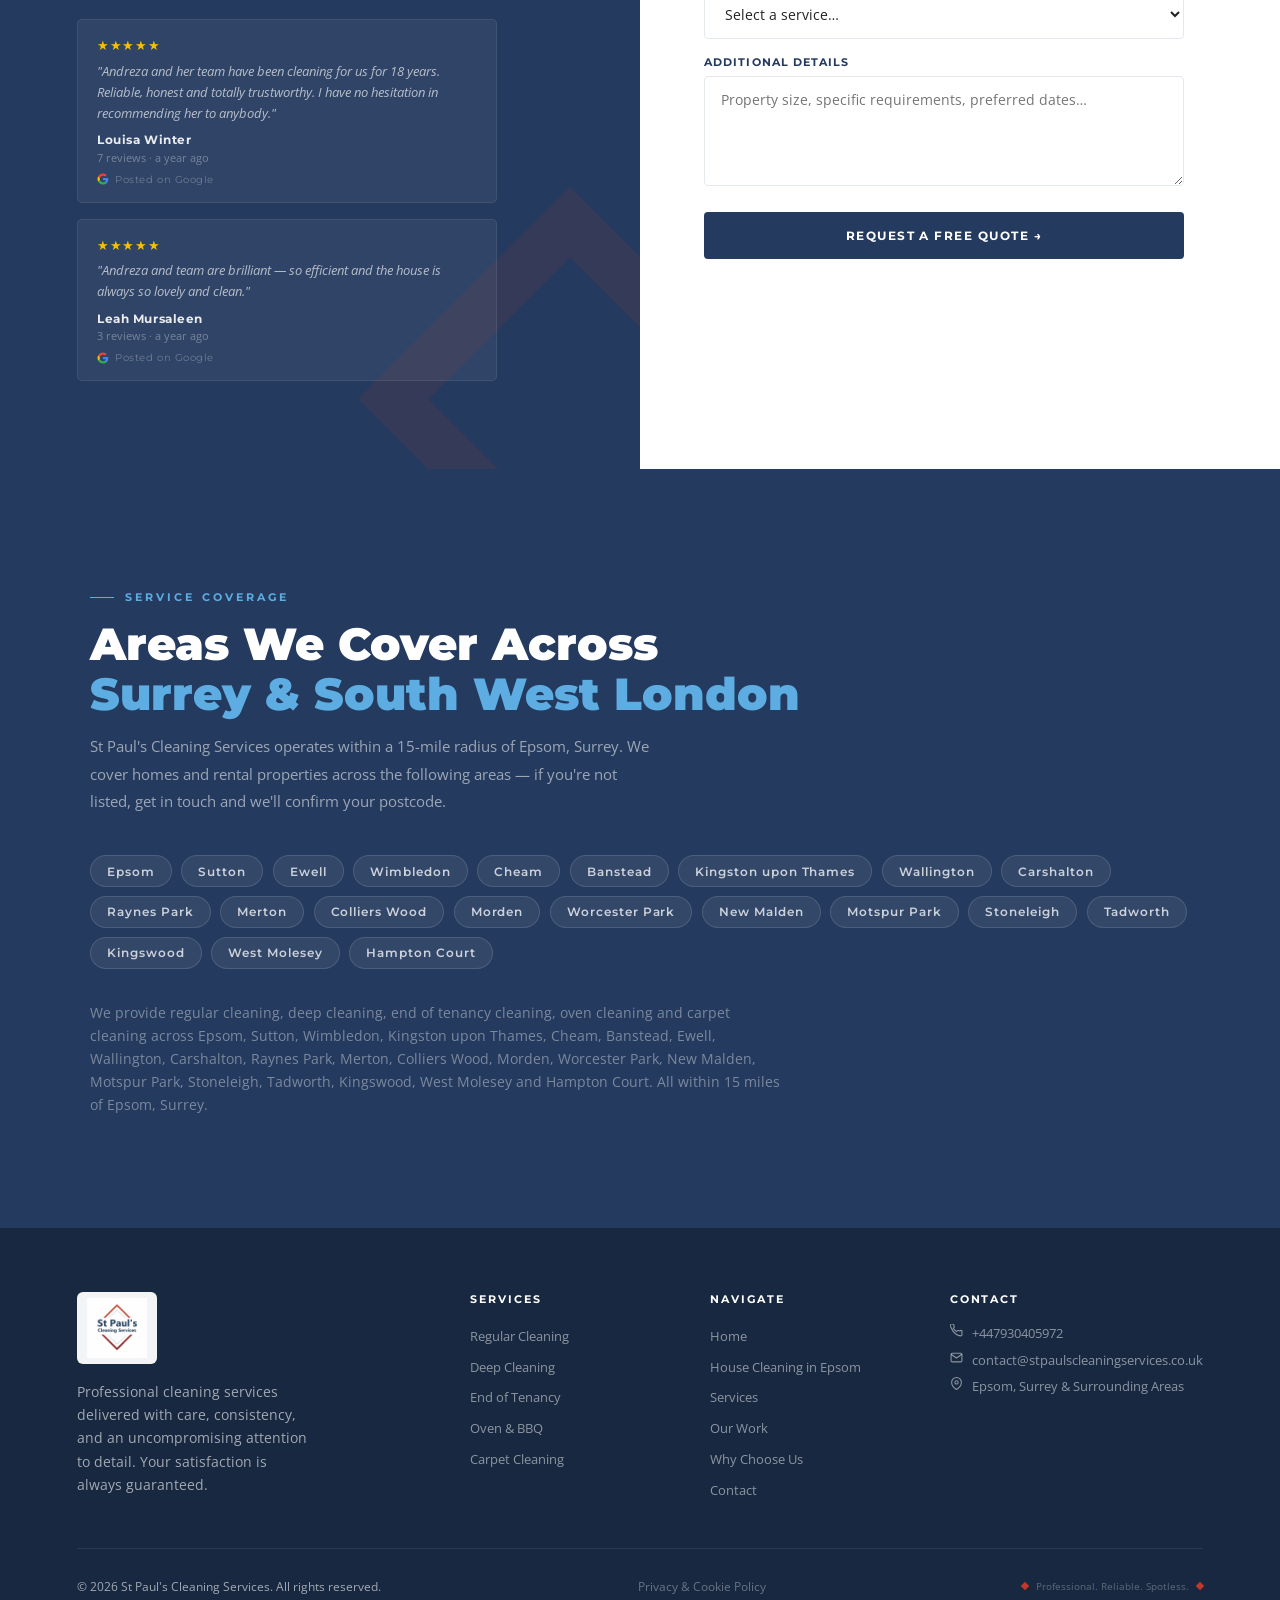
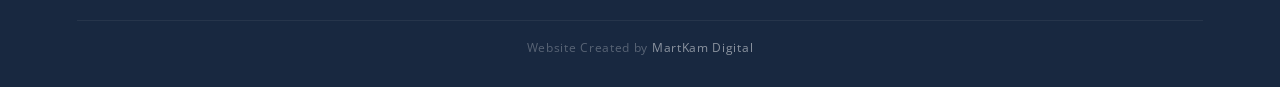
<file: contact.html>
﻿<!DOCTYPE html>
<html lang="en">
<head>
    <meta charset="UTF-8">
    <meta name="viewport" content="width=device-width, initial-scale=1.0">
    <link rel="icon" type="image/png" href="StPauls-logo.png">
    <link rel="apple-touch-icon" href="StPauls-logo.png">
    <title>Contact Us | St Paul's Cleaning Services — Epsom, Surrey</title>
    <meta name="description" content="Get a free, no-obligation quote from St Paul's Cleaning Services. Covering Epsom, Sutton, Wimbledon, Kingston, Cheam, Banstead and across Surrey. Call or fill in our quick form.">
    <link rel="canonical" href="https://www.stpaulscleaningservices.co.uk/contact.html">
    <!-- Open Graph -->
    <meta property="og:title" content="Contact St Paul's Cleaning Services | Free Quote — Epsom, Surrey">
    <meta property="og:description" content="Get a free, no-obligation quote from St Paul's Cleaning Services. Covering Epsom and Surrey. Call +447930405972 or fill in our quick form.">
    <meta property="og:type" content="website">
    <meta property="og:url" content="https://www.stpaulscleaningservices.co.uk/contact.html">
    <meta property="og:locale" content="en_GB">
    <meta property="og:site_name" content="St Paul's Cleaning Services">
    <!-- Twitter Card -->
    <meta name="twitter:card" content="summary">
    <meta name="twitter:title" content="Contact St Paul's Cleaning Services | Free Quote">
    <meta name="twitter:description" content="Get a free quote from St Paul's Cleaning Services in Epsom, Surrey. Call +447930405972 or fill in our quick form.">
    <!-- Geo -->
    <meta name="geo.region" content="GB-SRY">
    <meta name="geo.placename" content="Epsom, Surrey">
    <meta name="geo.position" content="51.3337;-0.2685">
    <meta name="ICBM" content="51.3337, -0.2685">
    <meta name="robots" content="index, follow">
    <!-- Schema: ContactPage + LocalBusiness -->
    <script type="application/ld+json">
    {
      "@context": "https://schema.org",
      "@graph": [
        {
          "@type": "ContactPage",
          "@id": "https://www.stpaulscleaningservices.co.uk/contact.html#webpage",
          "url": "https://www.stpaulscleaningservices.co.uk/contact.html",
          "name": "Contact St Paul's Cleaning Services | Free Quote",
          "description": "Get a free, no-obligation cleaning quote from St Paul's Cleaning Services in Epsom, Surrey.",
          "inLanguage": "en-GB",
          "isPartOf": {"@id": "https://www.stpaulscleaningservices.co.uk/#website"},
          "breadcrumb": {
            "@type": "BreadcrumbList",
            "itemListElement": [
              {"@type": "ListItem", "position": 1, "name": "Home", "item": "https://www.stpaulscleaningservices.co.uk/"},
              {"@type": "ListItem", "position": 2, "name": "Contact", "item": "https://www.stpaulscleaningservices.co.uk/contact.html"}
            ]
          }
        },
        {
          "@type": "LocalBusiness",
          "@id": "https://www.stpaulscleaningservices.co.uk/#business",
          "name": "St Paul's Cleaning Services",
          "telephone": "+447930405972",
          "email": "contact@stpaulscleaningservices.co.uk",
          "url": "https://www.stpaulscleaningservices.co.uk/",
          "address": {
            "@type": "PostalAddress",
            "addressLocality": "Epsom",
            "addressRegion": "Surrey",
            "postalCode": "KT17",
            "addressCountry": "GB"
          },
          "openingHoursSpecification": [
            {"@type": "OpeningHoursSpecification", "dayOfWeek": ["Monday","Tuesday","Wednesday","Thursday","Friday"], "opens": "08:00", "closes": "18:00"},
            {"@type": "OpeningHoursSpecification", "dayOfWeek": "Saturday", "opens": "08:00", "closes": "14:00"}
          ]
        }
      ]
    }
    </script>
    <link href="https://fonts.googleapis.com/css2?family=Montserrat:wght@400;500;600;700;800;900&family=Open+Sans:wght@300;400;500;600&display=swap" rel="stylesheet">
    <style>
        :root { --navy:#243A5E; --navy-d:#182840; --red:#C0392B; --red-d:#a93226; --blue:#5DADE2; --grey:#F4F6F7; --grey-2:#E4E9EE; --white:#FFFFFF; --text:#222; --muted:#667; --nav-h:150px; }
        *, *::before, *::after { margin: 0; padding: 0; box-sizing: border-box; }
        html { scroll-behavior: smooth; }
        body { font-family: 'Open Sans', sans-serif; color: var(--text); overflow-x: hidden; background: var(--white); }

        /* NAV */
        nav { position: fixed; top: 0; left: 0; right: 0; z-index: 300; height: var(--nav-h); background: var(--white); border-bottom: 1px solid var(--grey-2); display: flex; align-items: center; justify-content: space-between; padding: 0 6%; transition: box-shadow 0.3s, height 0.3s; }
        nav.compact { height: 72px; box-shadow: 0 4px 24px rgba(36,58,94,0.1); }
        .nav-links { display: flex; align-items: center; gap: 0.25rem; list-style: none; }
        .nav-links a { font-family: 'Montserrat', sans-serif; font-weight: 700; font-size: 0.72rem; letter-spacing: 0.12em; text-transform: uppercase; text-decoration: none; color: var(--navy); padding: 0.55rem 0.9rem; border-radius: 3px; position: relative; transition: color 0.2s; }
        .nav-links a:not(.nav-cta):hover { color: var(--red); }
        .nav-links a:not(.nav-cta)::after { content: ''; position: absolute; bottom: 0; left: 0.9rem; right: 0.9rem; height: 2px; background: var(--red); transform: scaleX(0); transform-origin: left; transition: transform 0.3s; }
        .nav-links a:not(.nav-cta):hover::after { transform: scaleX(1); }
        .nav-cta { background: var(--red); color: var(--white) !important; padding: 0.6rem 1.4rem !important; box-shadow: 0 4px 14px rgba(192,57,43,0.3); transition: background 0.2s, transform 0.2s, box-shadow 0.2s !important; }
        .nav-cta:hover { background: var(--red-d) !important; transform: translateY(-1px); box-shadow: 0 8px 20px rgba(192,57,43,0.4) !important; }
        .nav-cta::after { display: none !important; }
        .nav-logo { flex-shrink: 0; }
        .nav-logo img { height: 144px; display: block; transition: height 0.3s; }
        nav.compact .nav-logo img { height: 60px; }
        .hamburger { display: none; flex-direction: column; gap: 5px; cursor: pointer; background: none; border: none; padding: 4px; }
        .hamburger span { display: block; width: 22px; height: 2px; background: var(--navy); transition: all 0.3s; }
        .hamburger.open span:nth-child(1) { transform: rotate(45deg) translate(5px,5px); }
        .hamburger.open span:nth-child(2) { opacity: 0; }
        .hamburger.open span:nth-child(3) { transform: rotate(-45deg) translate(5px,-5px); }
        .mob-menu { display: none; position: fixed; top: 0; left: 0; right: 0; bottom: 0; background: var(--white); flex-direction: column; justify-content: center; align-items: stretch; z-index: 299; padding-top: var(--nav-h); overflow-y: auto; }
        .mob-menu.open { display: flex; }
        .mob-menu a { font-family: 'Montserrat', sans-serif; font-weight: 800; font-size: 1.3rem; letter-spacing: 0.06em; text-transform: uppercase; text-decoration: none; color: var(--navy); padding: 1.5rem 8%; border-bottom: 1px solid var(--grey); text-align: center; transition: background 0.2s, color 0.2s; }
        .mob-menu a:hover { background: var(--grey); }
        .mob-menu a:last-child { color: var(--red); border-bottom: none; }

        /* UTILITIES */
        .sec { padding: 7rem 6%; }
        .sec-narrow { max-width: 1100px; margin: 0 auto; }
        .s-label { font-family: 'Montserrat', sans-serif; font-weight: 700; font-size: 0.68rem; letter-spacing: 0.28em; text-transform: uppercase; color: var(--red); display: inline-flex; align-items: center; gap: 0.7rem; margin-bottom: 1rem; }
        .s-label::before { content: ''; display: inline-block; width: 24px; height: 1.5px; background: var(--red); }
        .s-label.light { color: var(--blue); }
        .s-label.light::before { background: var(--blue); }
        .s-title { font-family: 'Montserrat', sans-serif; font-weight: 900; font-size: clamp(2rem, 3.5vw, 3.2rem); line-height: 1.1; color: var(--navy); }
        .s-title em { color: var(--red); font-style: normal; }
        .s-title.light { color: var(--white); }
        .s-sub { font-size: 0.95rem; color: var(--muted); line-height: 1.8; max-width: 560px; margin-top: 0.9rem; }
        .reveal { opacity: 0; transform: translateY(24px); transition: opacity 0.6s ease, transform 0.6s ease; }
        .reveal.in { opacity: 1; transform: translateY(0); }
        @keyframes fadeUp { from { opacity: 0; transform: translateY(24px); } to { opacity: 1; transform: translateY(0); } }

        /* PAGE HERO */
        .page-hero { min-height: 44vh; padding-top: var(--nav-h); background: var(--navy); display: flex; align-items: center; position: relative; overflow: hidden; }
        .page-hero::before { content: ''; position: absolute; inset: 0; background-image: radial-gradient(rgba(255,255,255,0.03) 1px, transparent 1px); background-size: 28px 28px; }
        .page-hero-ring { position: absolute; transform: rotate(45deg); pointer-events: none; border: 1.5px solid rgba(93,173,226,0.12); }
        .page-hero-ring-1 { width: 500px; height: 500px; right: -8%; top: 50%; transform: translateY(-50%) rotate(45deg); }
        .page-hero-ring-2 { width: 280px; height: 280px; right: 8%; top: 50%; transform: translateY(-48%) rotate(45deg); }
        .page-hero-inner { position: relative; z-index: 1; padding: 4rem 6%; }
        .page-hero-eyebrow { font-family: 'Montserrat', sans-serif; font-weight: 700; font-size: 0.7rem; letter-spacing: 0.26em; text-transform: uppercase; color: var(--blue); display: flex; align-items: center; gap: 0.75rem; margin-bottom: 1.2rem; opacity: 0; animation: fadeUp 0.6s ease forwards 0.1s; }
        .page-hero-eyebrow::before { content: ''; width: 26px; height: 1.5px; background: var(--blue); }
        .page-hero h1 { font-family: 'Montserrat', sans-serif; font-weight: 900; font-size: clamp(2.4rem, 4.5vw, 4rem); color: var(--white); line-height: 1.05; margin-bottom: 1rem; opacity: 0; animation: fadeUp 0.6s ease forwards 0.25s; }
        .page-hero h1 span { color: var(--red); }
        .page-hero-desc { font-size: 1rem; color: rgba(255,255,255,0.6); line-height: 1.8; max-width: 580px; opacity: 0; animation: fadeUp 0.6s ease forwards 0.4s; }

        /* WHY CONTACT CARDS */
        .why-cards { display: grid; grid-template-columns: repeat(3, 1fr); gap: 1.5rem; margin-top: 3rem; }
        .why-card { background: var(--white); border: 1.5px solid var(--grey-2); border-radius: 6px; padding: 2rem 1.8rem; }
        .why-card-icon { width: 44px; height: 44px; background: var(--grey); border-radius: 50%; display: flex; align-items: center; justify-content: center; margin-bottom: 1.1rem; }
        .why-card-icon svg { width: 20px; height: 20px; }
        .why-card h3 { font-family: 'Montserrat', sans-serif; font-weight: 800; font-size: 0.95rem; color: var(--navy); margin-bottom: 0.5rem; }
        .why-card p { font-size: 0.85rem; color: var(--muted); line-height: 1.7; }

        /* CONTACT SPLIT */
        .contact-split { display: flex; min-height: 680px; }
        .contact-left { flex: 1; background: var(--navy); padding: 5.5rem 5% 5.5rem 6%; display: flex; flex-direction: column; justify-content: center; position: relative; overflow: hidden; }
        .contact-left::before { content: ''; position: absolute; bottom: -80px; right: -80px; width: 300px; height: 300px; border: 50px solid rgba(192,57,43,0.1); transform: rotate(45deg); pointer-events: none; }
        .contact-left-inner { position: relative; z-index: 1; max-width: 420px; }
        .contact-left h2 { font-family: 'Montserrat', sans-serif; font-weight: 900; font-size: clamp(1.8rem, 3vw, 2.8rem); color: var(--white); line-height: 1.15; margin-bottom: 1rem; }
        .contact-left h2 em { color: var(--red); font-style: normal; }
        .contact-left-inner > p { font-size: 0.92rem; color: rgba(255,255,255,0.6); line-height: 1.75; margin-bottom: 2.5rem; }
        .contact-details { display: flex; flex-direction: column; gap: 0.9rem; margin-bottom: 2.5rem; }
        .contact-detail { display: flex; align-items: center; gap: 0.85rem; font-size: 0.88rem; color: rgba(255,255,255,0.75); }
        .contact-detail-icon { width: 34px; height: 34px; min-width: 34px; border: 1px solid rgba(255,255,255,0.15); border-radius: 4px; display: flex; align-items: center; justify-content: center; background: rgba(255,255,255,0.05); }
        .contact-detail-icon svg { width: 15px; height: 15px; }
        .mini-testi { display: flex; flex-direction: column; gap: 1rem; margin-top: auto; padding-top: 2rem; border-top: 1px solid rgba(255,255,255,0.1); }
        .mini-testi-item { background: rgba(255,255,255,0.05); border: 1px solid rgba(255,255,255,0.08); border-radius: 5px; padding: 1rem 1.2rem; }
        .mini-testi-stars { color: #FBBC04; font-size: 0.82rem; margin-bottom: 0.4rem; letter-spacing: 0.05em; }
        .mini-testi-text { font-size: 0.82rem; color: rgba(255,255,255,0.65); line-height: 1.6; font-style: italic; margin-bottom: 0.6rem; }
        .mini-testi-author { font-family: 'Montserrat', sans-serif; font-weight: 700; font-size: 0.72rem; color: rgba(255,255,255,0.9); letter-spacing: 0.05em; margin-bottom: 0.15rem; }
        .mini-testi-meta { font-size: 0.68rem; color: rgba(255,255,255,0.35); margin-bottom: 0.5rem; }
        .mini-testi-google { display: flex; align-items: center; gap: 0.4rem; margin-top: 0.5rem; }
        .mini-testi-google svg { flex-shrink: 0; }
        .mini-testi-google span { font-size: 0.65rem; color: rgba(255,255,255,0.3); font-family: 'Montserrat', sans-serif; letter-spacing: 0.05em; }
        .contact-right { flex: 1; background: var(--white); padding: 5.5rem 6% 5.5rem 5%; display: flex; align-items: center; }
        .contact-form-wrap { width: 100%; max-width: 480px; }
        .contact-form-wrap h3 { font-family: 'Montserrat', sans-serif; font-weight: 800; font-size: 1.4rem; color: var(--navy); margin-bottom: 0.4rem; }
        .contact-form-wrap > p { font-size: 0.88rem; color: var(--muted); margin-bottom: 2rem; line-height: 1.6; }
        .form-row { display: grid; grid-template-columns: 1fr 1fr; gap: 1rem; }
        .form-group { margin-bottom: 1rem; }
        .form-group label { display: block; font-family: 'Montserrat', sans-serif; font-weight: 700; font-size: 0.68rem; letter-spacing: 0.1em; text-transform: uppercase; color: var(--navy); margin-bottom: 0.45rem; }
        .form-group input, .form-group select, .form-group textarea { width: 100%; padding: 0.8rem 1rem; border: 1.5px solid var(--grey-2); border-radius: 4px; font-family: 'Open Sans', sans-serif; font-size: 0.88rem; color: var(--text); background: var(--white); outline: none; transition: border-color 0.2s, box-shadow 0.2s; }
        .form-group input:focus, .form-group select:focus, .form-group textarea:focus { border-color: var(--navy); box-shadow: 0 0 0 3px rgba(36,58,94,0.07); }
        .form-group textarea { resize: vertical; min-height: 110px; }
        .form-submit { width: 100%; padding: 1rem; background: var(--navy); color: var(--white); border: none; border-radius: 4px; cursor: pointer; font-family: 'Montserrat', sans-serif; font-weight: 700; font-size: 0.78rem; letter-spacing: 0.12em; text-transform: uppercase; transition: background 0.2s, transform 0.2s, box-shadow 0.2s; margin-top: 0.3rem; }
        .form-submit:hover { background: var(--red); transform: translateY(-2px); box-shadow: 0 8px 20px rgba(192,57,43,0.3); }

        /* AREAS */
        .areas-section { background: var(--navy); }
        .areas-grid { display: flex; flex-wrap: wrap; gap: 0.6rem; margin-top: 2.5rem; }
        .area-tag { background: rgba(255,255,255,0.07); border: 1px solid rgba(255,255,255,0.12); color: rgba(255,255,255,0.75); font-family: 'Montserrat', sans-serif; font-weight: 600; font-size: 0.75rem; letter-spacing: 0.08em; padding: 0.45rem 1rem; border-radius: 100px; transition: background 0.2s, border-color 0.2s, color 0.2s; }
        .area-tag:hover { background: rgba(93,173,226,0.15); border-color: var(--blue); color: var(--white); }
        .areas-note { font-size: 0.85rem; color: rgba(255,255,255,0.4); margin-top: 2rem; line-height: 1.7; max-width: 700px; }

        /* FOOTER */
        footer { background: var(--navy-d); color: rgba(255,255,255,0.6); padding: 4rem 6% 2rem; }
        .footer-grid { display: grid; grid-template-columns: 1.8fr 1fr 1fr 1fr; gap: 3rem; margin-bottom: 3rem; }
        .footer-brand img { height: 72px; display: block; margin-bottom: 1rem; background: rgba(255,255,255,0.95); border-radius: 6px; padding: 6px 10px; }
        .footer-brand p { font-size: 0.85rem; line-height: 1.7; max-width: 230px; }
        .footer-col h4 { font-family: 'Montserrat', sans-serif; font-weight: 700; font-size: 0.68rem; letter-spacing: 0.18em; text-transform: uppercase; color: var(--white); margin-bottom: 1.1rem; }
        .footer-col ul { list-style: none; display: flex; flex-direction: column; gap: 0.55rem; }
        .footer-col a { color: rgba(255,255,255,0.5); text-decoration: none; font-size: 0.84rem; transition: color 0.2s; }
        .footer-col a:hover { color: var(--blue); }
        .footer-contact-row { display: flex; gap: 0.6rem; align-items: flex-start; font-size: 0.84rem; color: rgba(255,255,255,0.5); margin-bottom: 0.55rem; }
        .footer-bottom { border-top: 1px solid rgba(255,255,255,0.08); padding-top: 1.8rem; display: flex; justify-content: space-between; align-items: center; flex-wrap: wrap; gap: 1rem; font-size: 0.78rem; }
        .footer-legal { display: flex; gap: 1.5rem; flex-wrap: wrap; }
        .footer-legal a { color: rgba(255,255,255,0.35); text-decoration: none; font-size: 0.75rem; transition: color 0.2s; }
        .footer-legal a:hover { color: rgba(255,255,255,0.7); }
        .footer-mark { display: flex; align-items: center; gap: 0.5rem; color: rgba(255,255,255,0.3); }
        .footer-mark span { width: 6px; height: 6px; background: var(--red); transform: rotate(45deg); display: inline-block; }
        .footer-credit { margin-top: 1.6rem; padding-top: 1.2rem; border-top: 1px solid rgba(255,255,255,0.06); text-align: center; font-size: 0.72rem; letter-spacing: 0.06em; color: rgba(255,255,255,0.28); }
        .footer-credit a { color: rgba(255,255,255,0.5); text-decoration: none; transition: color 0.2s; }
        .footer-credit a:hover, .footer-credit a:focus-visible { color: var(--red); }

        /* RESPONSIVE */
        @media (max-width: 1024px) { .footer-grid { grid-template-columns: 1fr 1fr; gap: 2rem; } .why-cards { grid-template-columns: 1fr 1fr; } .contact-split { flex-direction: column; } .contact-left { padding: 4rem 6%; } .contact-right { padding: 4rem 6%; } .contact-left-inner { max-width: 100%; } }
        @media (max-width: 768px) { :root { --nav-h: 100px; } .nav-links { display: none; } .hamburger { display: flex; } .nav-logo img { height: 80px; } nav.compact .nav-logo img { height: 48px; } .footer-grid { grid-template-columns: 1fr; } .why-cards { grid-template-columns: 1fr; } .form-row { grid-template-columns: 1fr; } }
        @media (max-width: 480px) { .sec { padding: 5rem 5%; } }
        /* Long nav labels wrap below this width, so use the menu button instead */
        @media (max-width: 1199px) { .nav-links { display: none; } .hamburger { display: flex; } }
    </style>
    <link rel="stylesheet" href="whatsapp.css?v=1">
</head>
<body>

<nav id="navbar">
    <ul class="nav-links">
        <li><a href="index.html">Home</a></li>
        <li><a href="index.html#services">Services</a></li>
        <li><a href="index.html#prices">Prices</a></li>
        <li><a href="index.html#our-work">Our Work</a></li>
        <li><a href="index.html#about">Why Choose Us</a></li>
        <li><a href="areas-epsom.html">House Cleaning in Epsom</a></li>
        <li><a href="contact.html" class="nav-cta">Contact</a></li>
    </ul>
    <button class="hamburger" id="hamburger" aria-label="Toggle menu">
        <span></span><span></span><span></span>
    </button>
    <div class="nav-logo">
        <a href="index.html"><img src="StPauls-logo.png" alt="St Paul's Cleaning Services"></a>
    </div>
</nav>

<div class="mob-menu" id="mobMenu">
    <a href="index.html">Home</a>
    <a href="index.html#services">Services</a>
    <a href="index.html#prices">Prices</a>
    <a href="index.html#our-work">Our Work</a>
    <a href="index.html#about">Why Choose Us</a>
    <a href="areas-epsom.html">House Cleaning in Epsom</a>
    <a href="contact.html">Contact</a>
</div>

<!-- HERO -->
<section class="page-hero">
    <div class="page-hero-ring page-hero-ring-1"></div>
    <div class="page-hero-ring page-hero-ring-2"></div>
    <div class="page-hero-inner">
        <div class="page-hero-eyebrow">Free, No-Obligation Quotes</div>
        <h1>Get in Touch with<br><span>St Paul's Cleaning</span></h1>
        <p class="page-hero-desc">We'd love to hear from you. Whether you need a one-off deep clean, a regular weekly service, or a specialist oven or carpet clean — we'll find the right solution for your home and budget. Based in Epsom, Surrey, serving homes within a 15-mile radius.</p>
    </div>
</section>

<!-- WHY CONTACT -->
<section class="sec" style="background: var(--grey); padding: 5rem 6%;">
    <div class="sec-narrow">
        <div class="why-cards">
            <div class="why-card reveal">
                <div class="why-card-icon">
                    <svg viewBox="0 0 24 24" fill="none" stroke="#243A5E" stroke-width="2" stroke-linecap="round" stroke-linejoin="round"><circle cx="12" cy="12" r="10"/><polyline points="12 6 12 12 16 14"/></svg>
                </div>
                <h3>Response Within 24 Hours</h3>
                <p>We respond to every enquiry within 24 hours — often much sooner. Fill in the form and we'll be in touch to discuss your requirements.</p>
            </div>
            <div class="why-card reveal">
                <div class="why-card-icon">
                    <svg viewBox="0 0 24 24" fill="none" stroke="#243A5E" stroke-width="2" stroke-linecap="round" stroke-linejoin="round"><line x1="12" y1="1" x2="12" y2="23"/><path d="M17 5H9.5a3.5 3.5 0 000 7h5a3.5 3.5 0 010 7H6"/></svg>
                </div>
                <h3>Transparent, Fixed Quotes</h3>
                <p>Every quote is fixed and agreed upfront — no hidden charges, no surprises. You pay exactly what you're quoted, every time.</p>
            </div>
            <div class="why-card reveal">
                <div class="why-card-icon">
                    <svg viewBox="0 0 24 24" fill="none" stroke="#243A5E" stroke-width="2" stroke-linecap="round" stroke-linejoin="round"><path d="M12 22s8-4 8-10V5l-8-3-8 3v7c0 6 8 10 8 10z"/></svg>
                </div>
                <h3>Fully Insured &amp; DBS Checked</h3>
                <p>Every member of our team is DBS checked, fully insured, and personally vetted. Your home is in completely safe hands.</p>
            </div>
        </div>
    </div>
</section>

<!-- CONTACT SPLIT -->
<div class="contact-split">
    <!-- Left -->
    <div class="contact-left reveal">
        <div class="contact-left-inner">
            <div class="s-label light">Get in Touch</div>
            <h2>Ready for a<br><em>Spotless</em> Home?</h2>
            <p>Get a free, no-obligation quote today. We'll respond within 24 hours to discuss your requirements and find the perfect service for you.</p>

            <div class="contact-details">
                <div class="contact-detail">
                    <div class="contact-detail-icon">
                        <svg viewBox="0 0 24 24" fill="none" stroke="rgba(255,255,255,0.7)" stroke-width="2" stroke-linecap="round" stroke-linejoin="round"><path d="M22 16.92v3a2 2 0 01-2.18 2 19.79 19.79 0 01-8.63-3.07A19.5 19.5 0 013.07 8.81a19.79 19.79 0 01-3.07-8.68A2 2 0 012 0h3a2 2 0 012 1.72c.127.96.361 1.903.7 2.81a2 2 0 01-.45 2.11L6.09 7.91a16 16 0 006 6l1.27-1.27a2 2 0 012.11-.45c.907.339 1.85.573 2.81.7A2 2 0 0122 14.92z"/></svg>
                    </div>
                    +447930405972
                </div>
                <a class="contact-detail" href="https://wa.me/447930405972?text=Hi%20St%20Paul's%2C%20I'd%20like%20a%20quote%20for%20a%20clean." target="_blank" rel="noopener">
                    <div class="contact-detail-icon"><svg class="wa-icon" viewBox="0 0 24 24" aria-hidden="true" focusable="false"><path d="M17.472 14.382c-.297-.149-1.758-.867-2.03-.967-.273-.099-.471-.148-.67.15-.197.297-.767.966-.94 1.164-.173.199-.347.223-.644.075-.297-.15-1.255-.463-2.39-1.475-.883-.788-1.48-1.761-1.653-2.059-.173-.297-.018-.458.13-.606.134-.133.298-.347.446-.52.149-.174.198-.298.298-.497.099-.198.05-.371-.025-.52-.075-.149-.669-1.612-.916-2.207-.242-.579-.487-.5-.669-.51-.173-.008-.371-.01-.57-.01-.198 0-.52.074-.792.372-.272.297-1.04 1.016-1.04 2.479 0 1.462 1.065 2.875 1.213 3.074.149.198 2.096 3.2 5.077 4.487.709.306 1.262.489 1.694.625.712.227 1.36.195 1.871.118.571-.085 1.758-.719 2.006-1.413.248-.694.248-1.289.173-1.413-.074-.124-.272-.198-.57-.347m-5.421 7.403h-.004a9.87 9.87 0 01-5.031-1.378l-.361-.214-3.741.982.998-3.648-.235-.374a9.86 9.86 0 01-1.51-5.26c.001-5.45 4.436-9.884 9.888-9.884 2.64 0 5.122 1.03 6.988 2.898a9.825 9.825 0 012.893 6.994c-.003 5.45-4.437 9.884-9.885 9.884m8.413-18.297A11.815 11.815 0 0012.05 0C5.495 0 .16 5.335.157 11.892c0 2.096.547 4.142 1.588 5.945L.057 24l6.305-1.654a11.882 11.882 0 005.683 1.448h.005c6.554 0 11.89-5.335 11.893-11.893a11.821 11.821 0 00-3.48-8.413Z"/></svg></div>
                    WhatsApp us
                </a>
                <div class="contact-detail">
                    <div class="contact-detail-icon">
                        <svg viewBox="0 0 24 24" fill="none" stroke="rgba(255,255,255,0.7)" stroke-width="2" stroke-linecap="round" stroke-linejoin="round"><path d="M4 4h16c1.1 0 2 .9 2 2v12c0 1.1-.9 2-2 2H4c-1.1 0-2-.9-2-2V6c0-1.1.9-2 2-2z"/><polyline points="22,6 12,13 2,6"/></svg>
                    </div>
                    contact@stpaulscleaningservices.co.uk
                </div>
                <div class="contact-detail">
                    <div class="contact-detail-icon">
                        <svg viewBox="0 0 24 24" fill="none" stroke="rgba(255,255,255,0.7)" stroke-width="2" stroke-linecap="round" stroke-linejoin="round"><path d="M21 10c0 7-9 13-9 13s-9-6-9-13a9 9 0 0118 0z"/><circle cx="12" cy="10" r="3"/></svg>
                    </div>
                    Epsom, Surrey &amp; Surrounding Areas
                </div>
            </div>

            <div class="mini-testi">
                <div class="mini-testi-item">
                    <div class="mini-testi-stars">★★★★★</div>
                    <p class="mini-testi-text">"Andreza and her team have been cleaning for us for 18 years. Reliable, honest and totally trustworthy. I have no hesitation in recommending her to anybody."</p>
                    <div class="mini-testi-author">Louisa Winter</div>
                    <div class="mini-testi-meta">7 reviews · a year ago</div>
                    <div class="mini-testi-google">
                        <svg width="12" height="12" viewBox="0 0 24 24"><path fill="#4285F4" d="M22.56 12.25c0-.78-.07-1.53-.2-2.25H12v4.26h5.92c-.26 1.37-1.04 2.53-2.21 3.31v2.77h3.57c2.08-1.92 3.28-4.74 3.28-8.09z"/><path fill="#34A853" d="M12 23c2.97 0 5.46-.98 7.28-2.66l-3.57-2.77c-.98.66-2.23 1.06-3.71 1.06-2.86 0-5.29-1.93-6.16-4.53H2.18v2.84C3.99 20.53 7.7 23 12 23z"/><path fill="#FBBC05" d="M5.84 14.09c-.22-.66-.35-1.36-.35-2.09s.13-1.43.35-2.09V7.07H2.18C1.43 8.55 1 10.22 1 12s.43 3.45 1.18 4.93l3.66-2.84z"/><path fill="#EA4335" d="M12 5.38c1.62 0 3.06.56 4.21 1.64l3.15-3.15C17.45 2.09 14.97 1 12 1 7.7 1 3.99 3.47 2.18 7.07l3.66 2.84c.87-2.6 3.3-4.53 6.16-4.53z"/></svg>
                        <span>Posted on Google</span>
                    </div>
                </div>
                <div class="mini-testi-item">
                    <div class="mini-testi-stars">★★★★★</div>
                    <p class="mini-testi-text">"Andreza and team are brilliant — so efficient and the house is always so lovely and clean."</p>
                    <div class="mini-testi-author">Leah Mursaleen</div>
                    <div class="mini-testi-meta">3 reviews · a year ago</div>
                    <div class="mini-testi-google">
                        <svg width="12" height="12" viewBox="0 0 24 24"><path fill="#4285F4" d="M22.56 12.25c0-.78-.07-1.53-.2-2.25H12v4.26h5.92c-.26 1.37-1.04 2.53-2.21 3.31v2.77h3.57c2.08-1.92 3.28-4.74 3.28-8.09z"/><path fill="#34A853" d="M12 23c2.97 0 5.46-.98 7.28-2.66l-3.57-2.77c-.98.66-2.23 1.06-3.71 1.06-2.86 0-5.29-1.93-6.16-4.53H2.18v2.84C3.99 20.53 7.7 23 12 23z"/><path fill="#FBBC05" d="M5.84 14.09c-.22-.66-.35-1.36-.35-2.09s.13-1.43.35-2.09V7.07H2.18C1.43 8.55 1 10.22 1 12s.43 3.45 1.18 4.93l3.66-2.84z"/><path fill="#EA4335" d="M12 5.38c1.62 0 3.06.56 4.21 1.64l3.15-3.15C17.45 2.09 14.97 1 12 1 7.7 1 3.99 3.47 2.18 7.07l3.66 2.84c.87-2.6 3.3-4.53 6.16-4.53z"/></svg>
                        <span>Posted on Google</span>
                    </div>
                </div>
            </div>
        </div>
    </div>

    <!-- Right — form -->
    <div class="contact-right reveal">
        <div class="contact-form-wrap">
            <h3>Request a Free Quote</h3>
            <p>Fill in the form below and we'll be in touch within 24 hours.</p>
            <form id="quoteForm" action="https://formspree.io/f/xlgkpzbw" method="POST" onsubmit="handleSubmit(event)">
                <div class="form-row">
                    <div class="form-group">
                        <label>First Name</label>
                        <input type="text" name="firstName" placeholder="Jane" required>
                    </div>
                    <div class="form-group">
                        <label>Last Name</label>
                        <input type="text" name="lastName" placeholder="Smith" required>
                    </div>
                </div>
                <div class="form-group">
                    <label>Email Address</label>
                    <input type="email" name="email" placeholder="jane@example.com" required>
                </div>
                <div class="form-group">
                    <label>Phone Number</label>
                    <input type="tel" name="phone" placeholder="Your phone number">
                </div>
                <div class="form-group">
                    <label>Service Required</label>
                    <select name="service">
                        <option value="">Select a service…</option>
                        <option>Regular House Cleaning</option>
                        <option>Deep Cleaning</option>
                        <option>End of Tenancy Cleaning</option>
                        <option>Oven &amp; BBQ Cleaning</option>
                        <option>Carpet Cleaning</option>
                        <option>Multiple Services</option>
                    </select>
                </div>
                <div class="form-group">
                    <label>Additional Details</label>
                    <textarea name="message" placeholder="Property size, specific requirements, preferred dates…"></textarea>
                </div>
                <button type="submit" class="form-submit" id="submitBtn">
                    Request a Free Quote &rarr;
                </button>
            </form>
        </div>
    </div>
</div>

<!-- AREAS WE COVER -->
<section class="sec areas-section">
    <div class="sec-narrow">
        <div class="s-label light">Service Coverage</div>
        <h2 class="s-title light">Areas We Cover Across<br><em style="color:var(--blue);">Surrey &amp; South West London</em></h2>
        <p class="s-sub" style="color:rgba(255,255,255,0.55);">St Paul's Cleaning Services operates within a 15-mile radius of Epsom, Surrey. We cover homes and rental properties across the following areas — if you're not listed, get in touch and we'll confirm your postcode.</p>
        <div class="areas-grid">
            <span class="area-tag">Epsom</span>
            <span class="area-tag">Sutton</span>
            <span class="area-tag">Ewell</span>
            <span class="area-tag">Wimbledon</span>
            <span class="area-tag">Cheam</span>
            <span class="area-tag">Banstead</span>
            <span class="area-tag">Kingston upon Thames</span>
            <span class="area-tag">Wallington</span>
            <span class="area-tag">Carshalton</span>
            <span class="area-tag">Raynes Park</span>
            <span class="area-tag">Merton</span>
            <span class="area-tag">Colliers Wood</span>
            <span class="area-tag">Morden</span>
            <span class="area-tag">Worcester Park</span>
            <span class="area-tag">New Malden</span>
            <span class="area-tag">Motspur Park</span>
            <span class="area-tag">Stoneleigh</span>
            <span class="area-tag">Tadworth</span>
            <span class="area-tag">Kingswood</span>
            <span class="area-tag">West Molesey</span>
            <span class="area-tag">Hampton Court</span>
        </div>
        <p class="areas-note">We provide regular cleaning, deep cleaning, end of tenancy cleaning, oven cleaning and carpet cleaning across Epsom, Sutton, Wimbledon, Kingston upon Thames, Cheam, Banstead, Ewell, Wallington, Carshalton, Raynes Park, Merton, Colliers Wood, Morden, Worcester Park, New Malden, Motspur Park, Stoneleigh, Tadworth, Kingswood, West Molesey and Hampton Court. All within 15 miles of Epsom, Surrey.</p>
    </div>
</section>

<!-- FOOTER -->
<footer>
    <div class="footer-grid">
        <div class="footer-brand">
            <img src="StPauls-logo.png" alt="St Paul's Cleaning Services">
            <p>Professional cleaning services delivered with care, consistency, and an uncompromising attention to detail. Your satisfaction is always guaranteed.</p>
        </div>
        <div class="footer-col">
            <h4>Services</h4>
            <ul>
                <li><a href="regular-cleaning.html">Regular Cleaning</a></li>
                <li><a href="deep-clean.html">Deep Cleaning</a></li>
                <li><a href="deep-clean.html">End of Tenancy</a></li>
                <li><a href="oven-cleaning.html">Oven &amp; BBQ</a></li>
                <li><a href="carpet-cleaning.html">Carpet Cleaning</a></li>
            </ul>
        </div>
        <div class="footer-col">
            <h4>Navigate</h4>
            <ul>
                <li><a href="index.html">Home</a></li>
                <li><a href="areas-epsom.html">House Cleaning in Epsom</a></li>
                <li><a href="index.html#services">Services</a></li>
                <li><a href="index.html#our-work">Our Work</a></li>
                <li><a href="index.html#about">Why Choose Us</a></li>
                <li><a href="contact.html">Contact</a></li>
            </ul>
        </div>
        <div class="footer-col">
            <h4>Contact</h4>
            <div class="footer-contact-row">
                <svg width="13" height="13" viewBox="0 0 24 24" fill="none" stroke="currentColor" stroke-width="2"><path d="M22 16.92v3a2 2 0 01-2.18 2 19.79 19.79 0 01-8.63-3.07A19.5 19.5 0 013.07 8.81a19.79 19.79 0 01-3.07-8.68A2 2 0 012 0h3a2 2 0 012 1.72c.127.96.361 1.903.7 2.81a2 2 0 01-.45 2.11L6.09 7.91a16 16 0 006 6l1.27-1.27a2 2 0 012.11-.45c.907.339 1.85.573 2.81.7A2 2 0 0122 14.92z"/></svg>
                <span>+447930405972</span>
            </div>
            <div class="footer-contact-row">
                <svg width="13" height="13" viewBox="0 0 24 24" fill="none" stroke="currentColor" stroke-width="2"><path d="M4 4h16c1.1 0 2 .9 2 2v12c0 1.1-.9 2-2 2H4c-1.1 0-2-.9-2-2V6c0-1.1.9-2 2-2z"/><polyline points="22,6 12,13 2,6"/></svg>
                <span>contact@stpaulscleaningservices.co.uk</span>
            </div>
            <div class="footer-contact-row">
                <svg width="13" height="13" viewBox="0 0 24 24" fill="none" stroke="currentColor" stroke-width="2"><path d="M21 10c0 7-9 13-9 13s-9-6-9-13a9 9 0 0118 0z"/><circle cx="12" cy="10" r="3"/></svg>
                <span>Epsom, Surrey &amp; Surrounding Areas</span>
            </div>
        </div>
    </div>
    <div class="footer-bottom">
        <span>&copy; 2026 St Paul's Cleaning Services. All rights reserved.</span>
        <div class="footer-legal"><a href="privacy-policy.html">Privacy &amp; Cookie Policy</a></div>
        <div class="footer-mark"><span></span><small>Professional. Reliable. Spotless.</small><span></span></div>
    </div>
    <div class="footer-credit">
        Website Created by <a href="https://www.martkamdigital.com/" target="_blank" rel="noopener">MartKam Digital</a>
    </div>
</footer>

<script>
    const navbar = document.getElementById('navbar');
    window.addEventListener('scroll', () => { navbar.classList.toggle('compact', window.scrollY > 40); }, { passive: true });
    const hamburger = document.getElementById('hamburger');
    const mobMenu = document.getElementById('mobMenu');
    hamburger.addEventListener('click', () => {
        hamburger.classList.toggle('open');
        mobMenu.classList.toggle('open');
        if (mobMenu.classList.contains('open')) {
            mobMenu.style.paddingTop = navbar.offsetHeight + 'px';
            document.body.style.overflow = 'hidden';
        } else {
            document.body.style.overflow = '';
        }
    });
    mobMenu.querySelectorAll('a').forEach(a => a.addEventListener('click', () => {
        hamburger.classList.remove('open');
        mobMenu.classList.remove('open');
        document.body.style.overflow = '';
    }));
    const revealObserver = new IntersectionObserver((entries) => {
        entries.forEach((entry, i) => { if (entry.isIntersecting) { setTimeout(() => entry.target.classList.add('in'), i * 80); revealObserver.unobserve(entry.target); } });
    }, { threshold: 0.1 });
    document.querySelectorAll('.reveal').forEach(el => revealObserver.observe(el));
    async function handleSubmit(e) {
        e.preventDefault();
        const btn = document.getElementById('submitBtn');
        const form = e.target;
        btn.textContent = 'Sending…';
        btn.disabled = true;
        try {
            const res = await fetch(form.action, {
                method: 'POST',
                body: new FormData(form),
                headers: { 'Accept': 'application/json' },
            });
            if (!res.ok) throw new Error('Server error');
            btn.textContent = '✓ Request Sent!';
            btn.style.background = '#27ae60';
            form.reset();
            setTimeout(() => {
                btn.textContent = 'Request a Free Quote →';
                btn.style.background = '';
                btn.disabled = false;
            }, 4000);
        } catch (err) {
            btn.textContent = 'Something went wrong — try again';
            btn.style.background = '#c0392b';
            setTimeout(() => {
                btn.textContent = 'Request a Free Quote →';
                btn.style.background = '';
                btn.disabled = false;
            }, 4000);
        }
    }
</script>

<!-- Sticky WhatsApp button (mobile) -->
<a class="wa-sticky" href="https://wa.me/447930405972?text=Hi%20St%20Paul's%2C%20I'd%20like%20a%20quote%20for%20a%20clean." target="_blank" rel="noopener" aria-label="Chat with us on WhatsApp"><svg class="wa-icon" viewBox="0 0 24 24" aria-hidden="true" focusable="false"><path d="M17.472 14.382c-.297-.149-1.758-.867-2.03-.967-.273-.099-.471-.148-.67.15-.197.297-.767.966-.94 1.164-.173.199-.347.223-.644.075-.297-.15-1.255-.463-2.39-1.475-.883-.788-1.48-1.761-1.653-2.059-.173-.297-.018-.458.13-.606.134-.133.298-.347.446-.52.149-.174.198-.298.298-.497.099-.198.05-.371-.025-.52-.075-.149-.669-1.612-.916-2.207-.242-.579-.487-.5-.669-.51-.173-.008-.371-.01-.57-.01-.198 0-.52.074-.792.372-.272.297-1.04 1.016-1.04 2.479 0 1.462 1.065 2.875 1.213 3.074.149.198 2.096 3.2 5.077 4.487.709.306 1.262.489 1.694.625.712.227 1.36.195 1.871.118.571-.085 1.758-.719 2.006-1.413.248-.694.248-1.289.173-1.413-.074-.124-.272-.198-.57-.347m-5.421 7.403h-.004a9.87 9.87 0 01-5.031-1.378l-.361-.214-3.741.982.998-3.648-.235-.374a9.86 9.86 0 01-1.51-5.26c.001-5.45 4.436-9.884 9.888-9.884 2.64 0 5.122 1.03 6.988 2.898a9.825 9.825 0 012.893 6.994c-.003 5.45-4.437 9.884-9.885 9.884m8.413-18.297A11.815 11.815 0 0012.05 0C5.495 0 .16 5.335.157 11.892c0 2.096.547 4.142 1.588 5.945L.057 24l6.305-1.654a11.882 11.882 0 005.683 1.448h.005c6.554 0 11.89-5.335 11.893-11.893a11.821 11.821 0 00-3.48-8.413Z"/></svg><span>WhatsApp us</span></a>
<script src="whatsapp.js?v=1" defer></script>
</body>
</html>
</file>
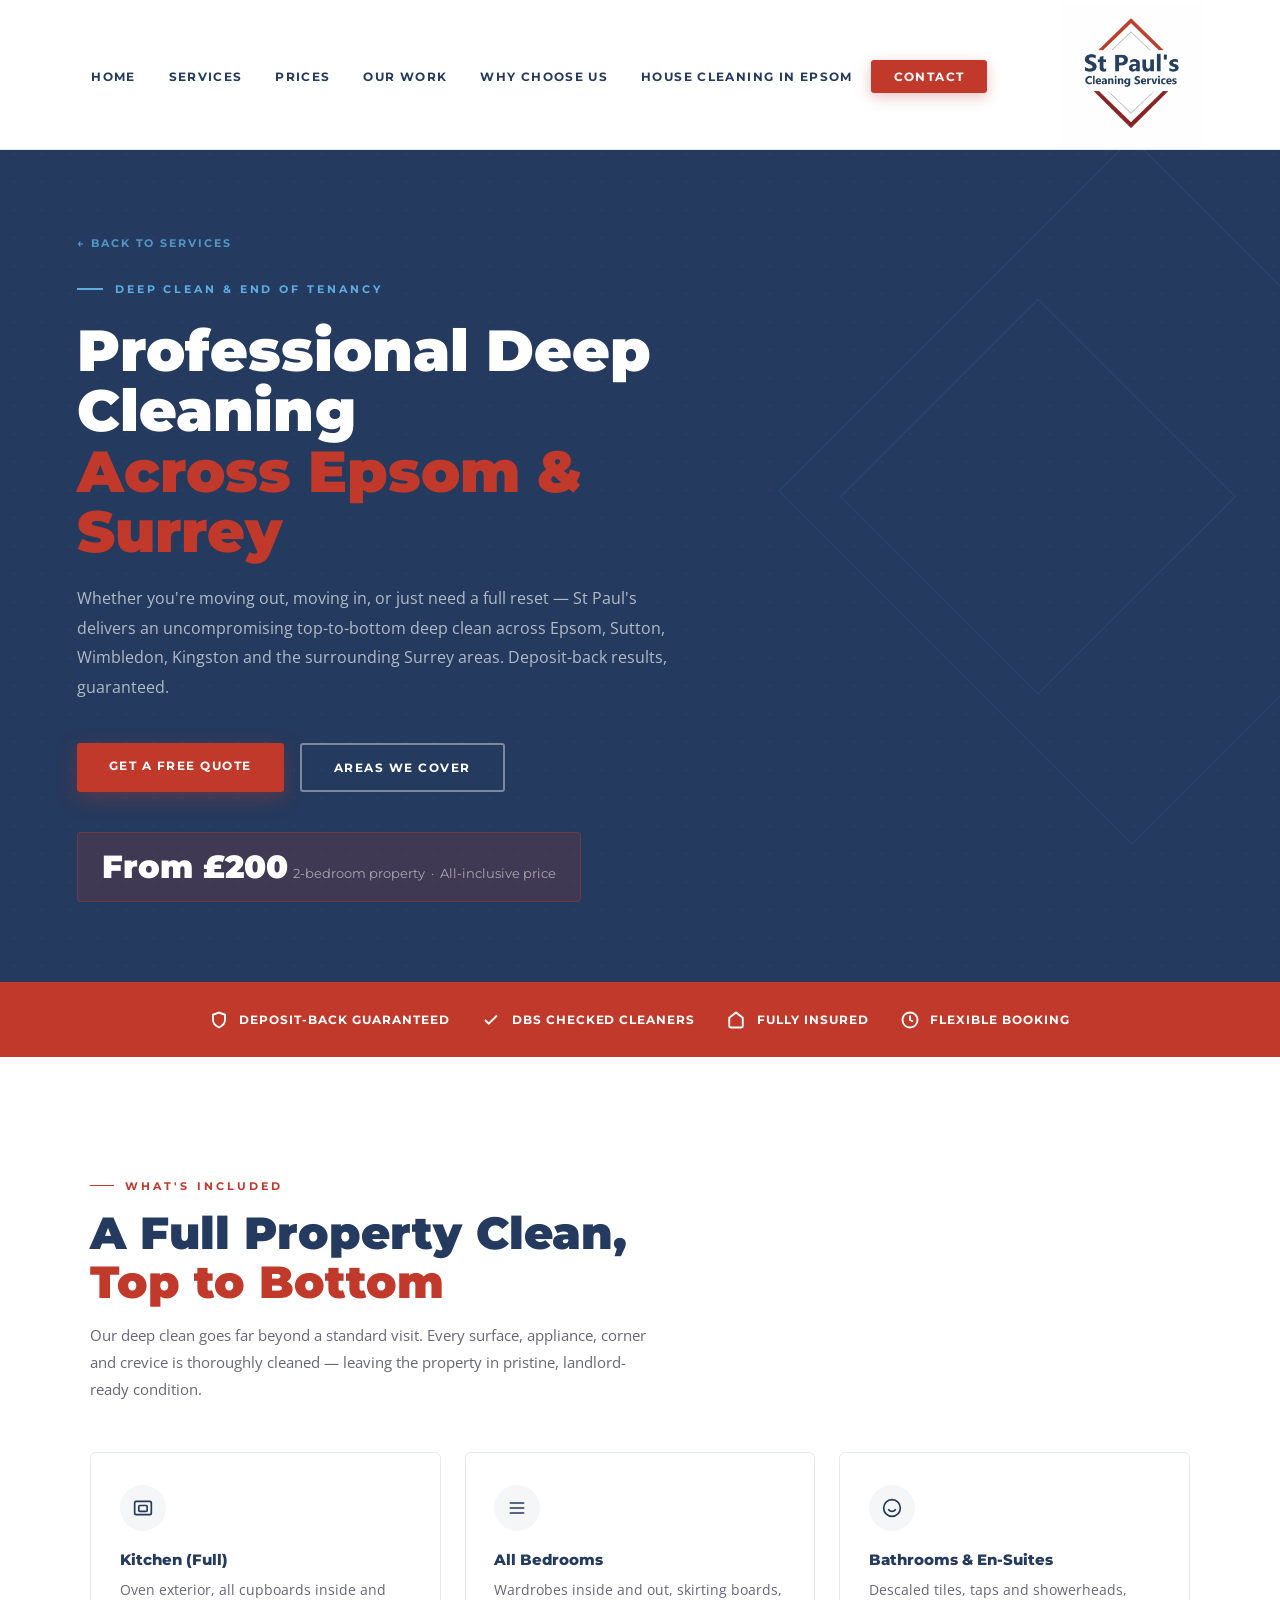
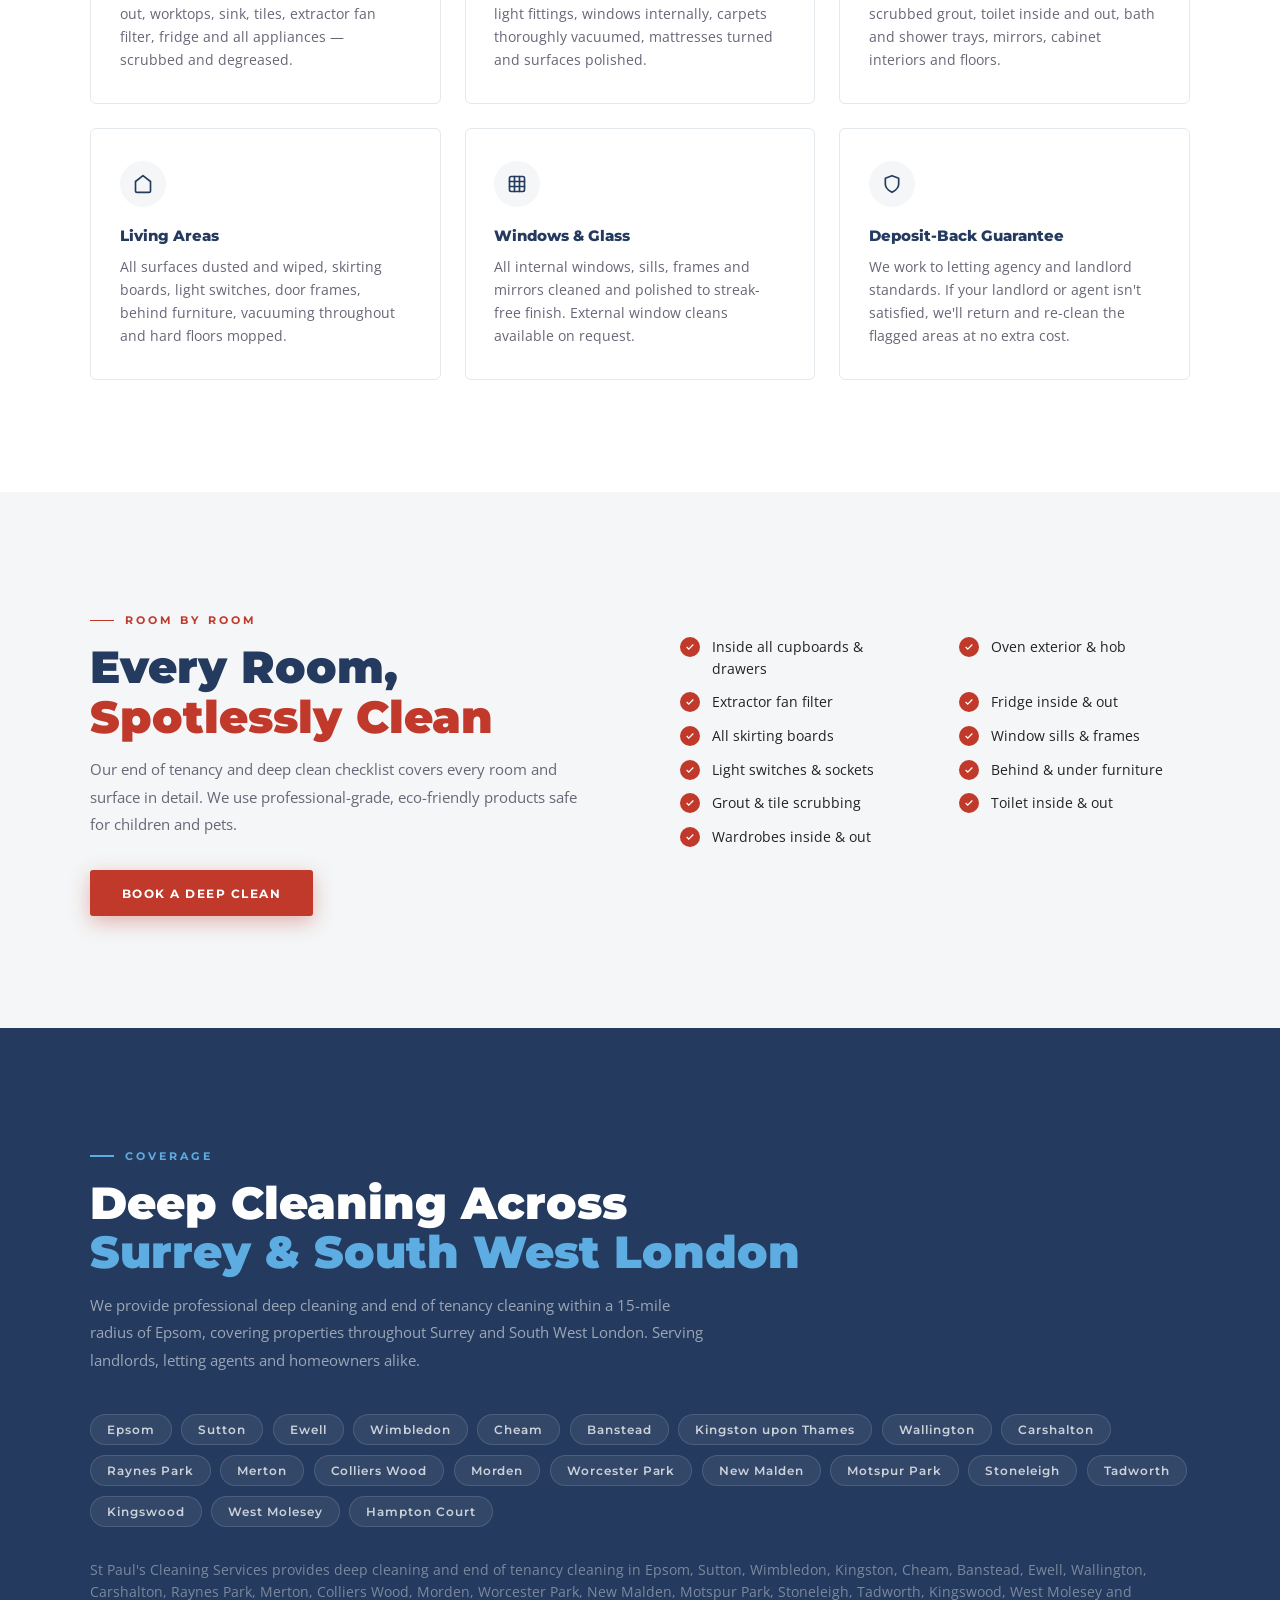
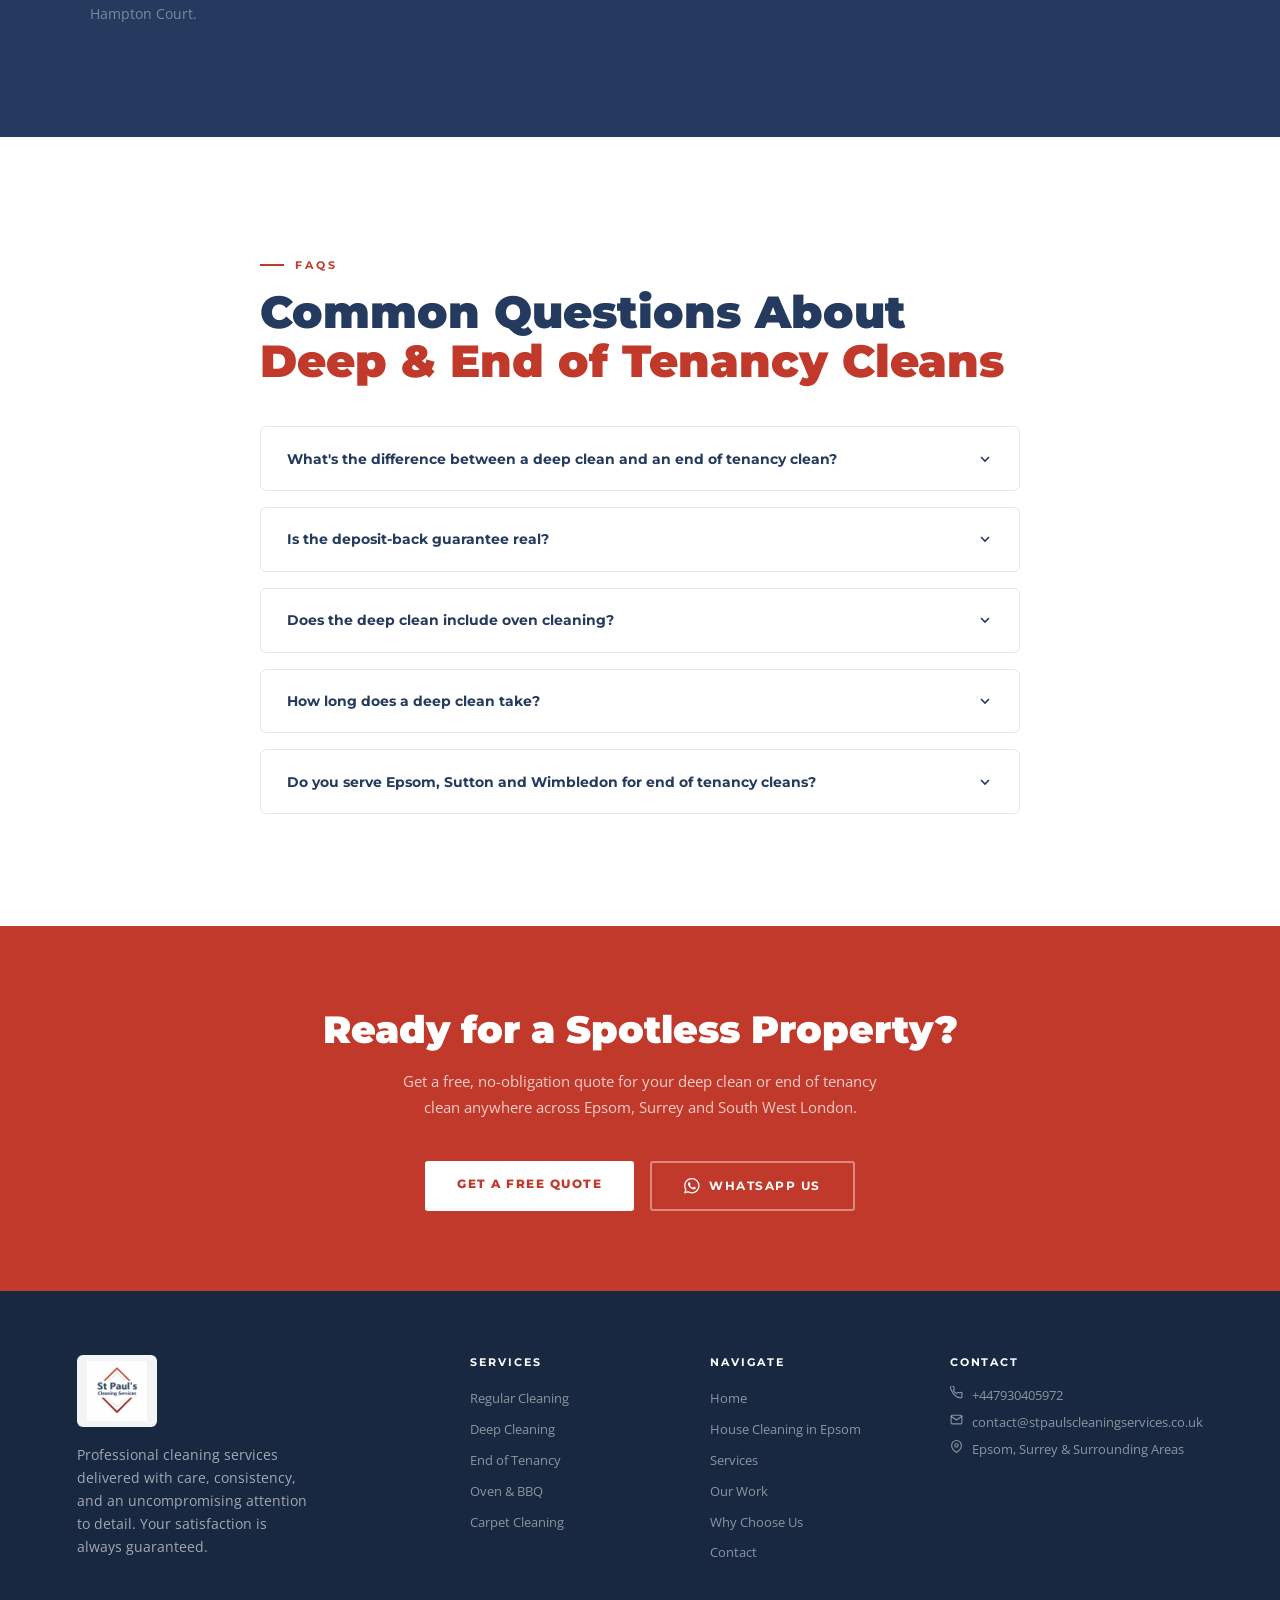
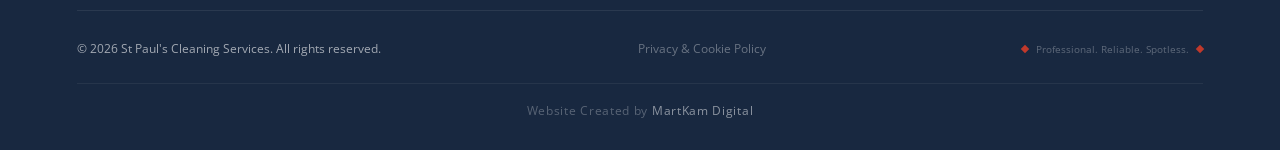
<file: deep-clean.html>
﻿<!DOCTYPE html>
<html lang="en">
<head>
    <meta charset="UTF-8">
    <meta name="viewport" content="width=device-width, initial-scale=1.0">
    <link rel="icon" type="image/png" href="StPauls-logo.png">
    <link rel="apple-touch-icon" href="StPauls-logo.png">
    <title>Deep Clean & End of Tenancy Cleaning Epsom Surrey | St Paul's Cleaning Services</title>
    <meta name="description" content="Professional deep cleaning and end of tenancy cleaning in Epsom, Sutton, Wimbledon, Cheam, Banstead and across Surrey. Deposit-back guaranteed. From £200. Fully insured & DBS checked.">
    <link rel="canonical" href="https://www.stpaulscleaningservices.co.uk/deep-clean.html">
    <!-- Open Graph -->
    <meta property="og:title" content="Deep Clean & End of Tenancy Cleaning Epsom Surrey | St Paul's">
    <meta property="og:description" content="Professional deep cleaning in Epsom & Surrey. End of tenancy, post-renovation & seasonal cleans. Deposit-back guaranteed. From £200. Fully insured & DBS checked.">
    <meta property="og:type" content="website">
    <meta property="og:url" content="https://www.stpaulscleaningservices.co.uk/deep-clean.html">
    <meta property="og:locale" content="en_GB">
    <meta property="og:site_name" content="St Paul's Cleaning Services">
    <!-- Twitter Card -->
    <meta name="twitter:card" content="summary">
    <meta name="twitter:title" content="Deep Clean Epsom Surrey | St Paul's Cleaning Services">
    <meta name="twitter:description" content="Professional deep cleaning & end of tenancy cleaning in Epsom & Surrey. Deposit-back guaranteed. From £200. Fully insured.">
    <!-- Geo -->
    <meta name="geo.region" content="GB-SRY">
    <meta name="geo.placename" content="Epsom, Surrey">
    <meta name="geo.position" content="51.3337;-0.2685">
    <meta name="ICBM" content="51.3337, -0.2685">
    <meta name="robots" content="index, follow">
    <!-- Schema: Service + WebPage + BreadcrumbList -->
    <script type="application/ld+json">
    {
      "@context": "https://schema.org",
      "@graph": [
        {
          "@type": "Service",
          "@id": "https://www.stpaulscleaningservices.co.uk/deep-clean.html#service",
          "name": "Deep Clean & End of Tenancy Cleaning",
          "description": "Professional top-to-bottom deep cleaning and end of tenancy cleaning across Epsom, Surrey and surrounding areas. Deposit-back guaranteed.",
          "provider": {"@id": "https://www.stpaulscleaningservices.co.uk/#business"},
          "areaServed": [{"@type": "City", "name": "Epsom"}, {"@type": "City", "name": "Ewell"}, {"@type": "City", "name": "Ashtead"}, {"@type": "City", "name": "Leatherhead"}, {"@type": "City", "name": "Tadworth"}, {"@type": "City", "name": "Banstead"}, {"@type": "City", "name": "Cheam"}, {"@type": "City", "name": "Sutton"}],
          "offers": {
            "@type": "Offer",
            "price": "200",
            "priceCurrency": "GBP",
            "priceSpecification": {"@type": "UnitPriceSpecification", "price": "200", "priceCurrency": "GBP", "unitText": "from, 2-bedroom property"},
            "availability": "https://schema.org/InStock"
          },
          "serviceType": "Deep Cleaning",
          "category": "Domestic Cleaning"
        },
        {
          "@type": "WebPage",
          "@id": "https://www.stpaulscleaningservices.co.uk/deep-clean.html#webpage",
          "url": "https://www.stpaulscleaningservices.co.uk/deep-clean.html",
          "name": "Deep Clean & End of Tenancy Cleaning Epsom Surrey | St Paul's Cleaning Services",
          "description": "Professional deep cleaning and end of tenancy cleaning in Epsom and across Surrey. Deposit-back guaranteed.",
          "inLanguage": "en-GB",
          "isPartOf": {"@id": "https://www.stpaulscleaningservices.co.uk/#website"},
          "breadcrumb": {
            "@type": "BreadcrumbList",
            "itemListElement": [
              {"@type": "ListItem", "position": 1, "name": "Home", "item": "https://www.stpaulscleaningservices.co.uk/"},
              {"@type": "ListItem", "position": 2, "name": "Services", "item": "https://www.stpaulscleaningservices.co.uk/#services"},
              {"@type": "ListItem", "position": 3, "name": "Deep Clean", "item": "https://www.stpaulscleaningservices.co.uk/deep-clean.html"}
            ]
          }
        },
        {
          "@type": "FAQPage",
          "mainEntity": [
            {"@type": "Question", "name": "How much does a deep clean cost in Epsom?", "acceptedAnswer": {"@type": "Answer", "text": "Our deep clean service in Epsom starts from £200 for a 2-bedroom property. The final price depends on property size and condition. All prices are fixed and agreed upfront — no hidden fees."}},
            {"@type": "Question", "name": "Is your deep clean suitable for end of tenancy in Surrey?", "acceptedAnswer": {"@type": "Answer", "text": "Yes. Our deep clean is specifically designed to meet letting agent standards across Surrey. We cover every surface, inside all cupboards, appliances, bathroom grout, skirting boards and more. We're confident enough to offer a deposit-back guarantee."}},
            {"@type": "Question", "name": "How long does a deep clean take?", "acceptedAnswer": {"@type": "Answer", "text": "A typical deep clean on a 2-bedroom Epsom property takes between 4–6 hours. Larger properties or those requiring extra attention may take longer. We always agree the scope before starting."}}
          ]
        }
      ]
    }
    </script>
    <link href="https://fonts.googleapis.com/css2?family=Montserrat:wght@400;500;600;700;800;900&family=Open+Sans:wght@300;400;500;600&display=swap" rel="stylesheet">
    <style>
        :root { --navy:#243A5E; --navy-d:#182840; --red:#C0392B; --red-d:#a93226; --blue:#5DADE2; --grey:#F4F6F7; --grey-2:#E4E9EE; --white:#FFFFFF; --text:#222; --muted:#667; --nav-h:150px; }
        *, *::before, *::after { margin: 0; padding: 0; box-sizing: border-box; }
        html { scroll-behavior: smooth; }
        body { font-family: 'Open Sans', sans-serif; color: var(--text); overflow-x: hidden; background: var(--white); }
        nav { position: fixed; top: 0; left: 0; right: 0; z-index: 300; height: var(--nav-h); background: var(--white); border-bottom: 1px solid var(--grey-2); display: flex; align-items: center; justify-content: space-between; padding: 0 6%; transition: box-shadow 0.3s, height 0.3s; }
        nav.compact { height: 72px; box-shadow: 0 4px 24px rgba(36,58,94,0.1); }
        .nav-links { display: flex; align-items: center; gap: 0.25rem; list-style: none; }
        .nav-links a { font-family: 'Montserrat', sans-serif; font-weight: 700; font-size: 0.72rem; letter-spacing: 0.12em; text-transform: uppercase; text-decoration: none; color: var(--navy); padding: 0.55rem 0.9rem; border-radius: 3px; position: relative; transition: color 0.2s; }
        .nav-links a:not(.nav-cta):hover { color: var(--red); }
        .nav-links a:not(.nav-cta)::after { content: ''; position: absolute; bottom: 0; left: 0.9rem; right: 0.9rem; height: 2px; background: var(--red); transform: scaleX(0); transform-origin: left; transition: transform 0.3s; }
        .nav-links a:not(.nav-cta):hover::after { transform: scaleX(1); }
        .nav-cta { background: var(--red); color: var(--white) !important; padding: 0.6rem 1.4rem !important; box-shadow: 0 4px 14px rgba(192,57,43,0.3); transition: background 0.2s, transform 0.2s, box-shadow 0.2s !important; }
        .nav-cta:hover { background: var(--red-d) !important; transform: translateY(-1px); box-shadow: 0 8px 20px rgba(192,57,43,0.4) !important; }
        .nav-cta::after { display: none !important; }
        .nav-logo { flex-shrink: 0; }
        .nav-logo img { height: 144px; display: block; transition: height 0.3s; }
        nav.compact .nav-logo img { height: 60px; }
        .hamburger { display: none; flex-direction: column; gap: 5px; cursor: pointer; background: none; border: none; padding: 4px; }
        .hamburger span { display: block; width: 22px; height: 2px; background: var(--navy); transition: all 0.3s; }
        .hamburger.open span:nth-child(1) { transform: rotate(45deg) translate(5px,5px); }
        .hamburger.open span:nth-child(2) { opacity: 0; }
        .hamburger.open span:nth-child(3) { transform: rotate(-45deg) translate(5px,-5px); }
        .mob-menu { display: none; position: fixed; top: 0; left: 0; right: 0; bottom: 0; background: var(--white); flex-direction: column; justify-content: center; align-items: stretch; z-index: 299; padding-top: var(--nav-h); overflow-y: auto; }
        .mob-menu.open { display: flex; }
        .mob-menu a { font-family: 'Montserrat', sans-serif; font-weight: 800; font-size: 1.3rem; letter-spacing: 0.06em; text-transform: uppercase; text-decoration: none; color: var(--navy); padding: 1.5rem 8%; border-bottom: 1px solid var(--grey); text-align: center; transition: background 0.2s, color 0.2s; }
        .mob-menu a:hover { background: var(--grey); }
        .mob-menu a:last-child { color: var(--red); border-bottom: none; }
        .sec { padding: 7rem 6%; }
        .sec-narrow { max-width: 1100px; margin: 0 auto; }
        .s-label { font-family: 'Montserrat', sans-serif; font-weight: 700; font-size: 0.68rem; letter-spacing: 0.28em; text-transform: uppercase; color: var(--red); display: inline-flex; align-items: center; gap: 0.7rem; margin-bottom: 1rem; }
        .s-label::before { content: ''; display: inline-block; width: 24px; height: 1.5px; background: var(--red); }
        .s-label.light { color: var(--blue); }
        .s-label.light::before { background: var(--blue); }
        .s-title { font-family: 'Montserrat', sans-serif; font-weight: 900; font-size: clamp(2rem, 3.5vw, 3.2rem); line-height: 1.1; color: var(--navy); }
        .s-title.light { color: var(--white); }
        .s-title em { color: var(--red); font-style: normal; }
        .s-sub { font-size: 0.95rem; color: var(--muted); line-height: 1.8; max-width: 560px; margin-top: 0.9rem; }
        .btn { display: inline-block; text-decoration: none; font-family: 'Montserrat', sans-serif; font-weight: 700; font-size: 0.78rem; letter-spacing: 0.12em; text-transform: uppercase; padding: 0.95rem 2rem; border-radius: 3px; transition: transform 0.2s, box-shadow 0.2s, background 0.2s; border: none; cursor: pointer; }
        .btn-red { background: var(--red); color: var(--white); box-shadow: 0 6px 20px rgba(192,57,43,0.35); }
        .btn-red:hover { background: var(--red-d); transform: translateY(-2px); box-shadow: 0 12px 28px rgba(192,57,43,0.45); }
        .btn-outline { border: 2px solid rgba(255,255,255,0.4); color: var(--white); }
        .btn-outline:hover { border-color: var(--white); background: rgba(255,255,255,0.08); transform: translateY(-2px); }
        .btn-white { background: var(--white); color: var(--red); font-family: 'Montserrat', sans-serif; font-weight: 800; }
        .btn-white:hover { background: var(--grey); transform: translateY(-2px); box-shadow: 0 12px 28px rgba(0,0,0,0.15); }
        .reveal { opacity: 0; transform: translateY(24px); transition: opacity 0.6s ease, transform 0.6s ease; }
        .reveal.in { opacity: 1; transform: translateY(0); }
        @keyframes fadeUp { from { opacity: 0; transform: translateY(24px); } to { opacity: 1; transform: translateY(0); } }

        .page-hero { min-height: 60vh; padding-top: var(--nav-h); background: var(--navy); display: flex; align-items: center; position: relative; overflow: hidden; }
        .page-hero::before { content: ''; position: absolute; inset: 0; background-image: radial-gradient(rgba(255,255,255,0.03) 1px, transparent 1px); background-size: 28px 28px; }
        .page-hero-ring { position: absolute; transform: rotate(45deg); pointer-events: none; border: 1.5px solid rgba(93,173,226,0.12); }
        .page-hero-ring-1 { width: 500px; height: 500px; right: -8%; top: 50%; transform: translateY(-50%) rotate(45deg); }
        .page-hero-ring-2 { width: 280px; height: 280px; right: 8%; top: 50%; transform: translateY(-48%) rotate(45deg); }
        .page-hero-inner { position: relative; z-index: 1; padding: 5rem 6%; max-width: 860px; }
        .page-hero-back { display: inline-flex; align-items: center; gap: 0.5rem; font-family: 'Montserrat', sans-serif; font-weight: 700; font-size: 0.68rem; letter-spacing: 0.18em; text-transform: uppercase; color: var(--blue); text-decoration: none; margin-bottom: 2rem; opacity: 0.8; transition: opacity 0.2s; }
        .page-hero-back:hover { opacity: 1; }
        .page-hero-eyebrow { font-family: 'Montserrat', sans-serif; font-weight: 700; font-size: 0.7rem; letter-spacing: 0.26em; text-transform: uppercase; color: var(--blue); display: flex; align-items: center; gap: 0.75rem; margin-bottom: 1.5rem; opacity: 0; animation: fadeUp 0.6s ease forwards 0.1s; }
        .page-hero-eyebrow::before { content: ''; width: 26px; height: 1.5px; background: var(--blue); }
        .page-hero h1 { font-family: 'Montserrat', sans-serif; font-weight: 900; font-size: clamp(2.4rem, 4.5vw, 4rem); color: var(--white); line-height: 1.05; margin-bottom: 1.4rem; opacity: 0; animation: fadeUp 0.6s ease forwards 0.25s; }
        .page-hero h1 span { color: var(--red); }
        .page-hero-desc { font-size: 1rem; color: rgba(255,255,255,0.65); line-height: 1.85; max-width: 600px; margin-bottom: 2.5rem; opacity: 0; animation: fadeUp 0.6s ease forwards 0.4s; }
        .page-hero-btns { display: flex; gap: 1rem; flex-wrap: wrap; opacity: 0; animation: fadeUp 0.6s ease forwards 0.55s; }
        .page-hero-price { display: inline-flex; align-items: baseline; gap: 0.3rem; background: rgba(192,57,43,0.18); border: 1px solid rgba(192,57,43,0.35); border-radius: 4px; padding: 0.9rem 1.5rem; margin-top: 2.5rem; opacity: 0; animation: fadeUp 0.6s ease forwards 0.7s; }
        .page-hero-price strong { font-family: 'Montserrat', sans-serif; font-weight: 900; font-size: 2rem; color: var(--white); }
        .page-hero-price span { font-size: 0.82rem; color: rgba(255,255,255,0.55); font-family: 'Montserrat', sans-serif; }

        /* GUARANTEE BADGE */
        .guarantee-strip { background: var(--red); padding: 1.8rem 6%; display: flex; align-items: center; justify-content: center; gap: 2rem; flex-wrap: wrap; }
        .guarantee-item { display: flex; align-items: center; gap: 0.7rem; font-family: 'Montserrat', sans-serif; font-weight: 700; font-size: 0.78rem; letter-spacing: 0.08em; text-transform: uppercase; color: var(--white); }
        .guarantee-item svg { flex-shrink: 0; }

        .includes-grid { display: grid; grid-template-columns: repeat(3, 1fr); gap: 1.5rem; margin-top: 3rem; }
        .include-card { background: var(--white); border: 1.5px solid var(--grey-2); border-radius: 6px; padding: 2rem 1.8rem; transition: transform 0.3s, box-shadow 0.3s, border-color 0.3s; }
        .include-card:hover { transform: translateY(-4px); box-shadow: 0 16px 40px rgba(36,58,94,0.1); border-color: var(--navy); }
        .include-icon { width: 46px; height: 46px; background: var(--grey); border-radius: 50%; display: flex; align-items: center; justify-content: center; margin-bottom: 1.2rem; }
        .include-icon svg { width: 20px; height: 20px; }
        .include-card h3 { font-family: 'Montserrat', sans-serif; font-weight: 800; font-size: 0.95rem; color: var(--navy); margin-bottom: 0.6rem; }
        .include-card p { font-size: 0.85rem; color: var(--muted); line-height: 1.7; }

        .two-col { display: grid; grid-template-columns: 1fr 1fr; gap: 5rem; align-items: start; }
        .checklist { display: grid; grid-template-columns: 1fr 1fr; gap: 0.75rem 3rem; margin-top: 2rem; }
        .checklist-item { display: flex; align-items: flex-start; gap: 0.75rem; font-size: 0.9rem; color: var(--text); line-height: 1.5; }
        .check-dot { width: 20px; min-width: 20px; height: 20px; background: var(--red); border-radius: 50%; display: flex; align-items: center; justify-content: center; margin-top: 1px; }
        .check-dot svg { width: 10px; height: 10px; }

        .areas-section { background: var(--navy); }
        .areas-grid { display: flex; flex-wrap: wrap; gap: 0.6rem; margin-top: 2.5rem; }
        .area-tag { background: rgba(255,255,255,0.07); border: 1px solid rgba(255,255,255,0.12); color: rgba(255,255,255,0.75); font-family: 'Montserrat', sans-serif; font-weight: 600; font-size: 0.75rem; letter-spacing: 0.08em; padding: 0.45rem 1rem; border-radius: 100px; transition: background 0.2s, border-color 0.2s, color 0.2s; }
        .area-tag:hover { background: rgba(93,173,226,0.15); border-color: var(--blue); color: var(--white); }
        .areas-note { font-size: 0.85rem; color: rgba(255,255,255,0.4); margin-top: 2rem; line-height: 1.6; }

        .faq-list { margin-top: 2.5rem; display: flex; flex-direction: column; gap: 1rem; }
        .faq-item { border: 1.5px solid var(--grey-2); border-radius: 6px; overflow: hidden; }
        .faq-q { font-family: 'Montserrat', sans-serif; font-weight: 700; font-size: 0.9rem; color: var(--navy); padding: 1.4rem 1.6rem; cursor: pointer; display: flex; justify-content: space-between; align-items: center; gap: 1rem; user-select: none; }
        .faq-q svg { flex-shrink: 0; transition: transform 0.3s; }
        .faq-item.open .faq-q svg { transform: rotate(180deg); }
        .faq-a { max-height: 0; overflow: hidden; transition: max-height 0.4s ease, padding 0.3s; font-size: 0.88rem; color: var(--muted); line-height: 1.75; padding: 0 1.6rem; }
        .faq-item.open .faq-a { max-height: 300px; padding: 0 1.6rem 1.4rem; }

        .cta-banner { background: var(--red); padding: 5rem 6%; text-align: center; }
        .cta-banner h2 { font-family: 'Montserrat', sans-serif; font-weight: 900; font-size: clamp(1.8rem, 3vw, 2.8rem); color: var(--white); margin-bottom: 1rem; }
        .cta-banner p { font-size: 0.95rem; color: rgba(255,255,255,0.75); margin-bottom: 2.5rem; max-width: 500px; margin-left: auto; margin-right: auto; line-height: 1.7; }

        footer { background: var(--navy-d); color: rgba(255,255,255,0.6); padding: 4rem 6% 2rem; }
        .footer-grid { display: grid; grid-template-columns: 1.8fr 1fr 1fr 1fr; gap: 3rem; margin-bottom: 3rem; }
        .footer-brand img { height: 72px; display: block; margin-bottom: 1rem; background: rgba(255,255,255,0.95); border-radius: 6px; padding: 6px 10px; }
        .footer-brand p { font-size: 0.85rem; line-height: 1.7; max-width: 230px; }
        .footer-col h4 { font-family: 'Montserrat', sans-serif; font-weight: 700; font-size: 0.68rem; letter-spacing: 0.18em; text-transform: uppercase; color: var(--white); margin-bottom: 1.1rem; }
        .footer-col ul { list-style: none; display: flex; flex-direction: column; gap: 0.55rem; }
        .footer-col a { color: rgba(255,255,255,0.5); text-decoration: none; font-size: 0.84rem; transition: color 0.2s; }
        .footer-col a:hover { color: var(--blue); }
        .footer-contact-row { display: flex; gap: 0.6rem; align-items: flex-start; font-size: 0.84rem; color: rgba(255,255,255,0.5); margin-bottom: 0.55rem; }
        .footer-bottom { border-top: 1px solid rgba(255,255,255,0.08); padding-top: 1.8rem; display: flex; justify-content: space-between; align-items: center; flex-wrap: wrap; gap: 1rem; font-size: 0.78rem; }
        .footer-legal { display: flex; gap: 1.5rem; flex-wrap: wrap; }
        .footer-legal a { color: rgba(255,255,255,0.35); text-decoration: none; font-size: 0.75rem; transition: color 0.2s; }
        .footer-legal a:hover { color: rgba(255,255,255,0.7); }
        .footer-mark { display: flex; align-items: center; gap: 0.5rem; color: rgba(255,255,255,0.3); }
        .footer-mark span { width: 6px; height: 6px; background: var(--red); transform: rotate(45deg); display: inline-block; }
        .footer-credit { margin-top: 1.6rem; padding-top: 1.2rem; border-top: 1px solid rgba(255,255,255,0.06); text-align: center; font-size: 0.72rem; letter-spacing: 0.06em; color: rgba(255,255,255,0.28); }
        .footer-credit a { color: rgba(255,255,255,0.5); text-decoration: none; transition: color 0.2s; }
        .footer-credit a:hover, .footer-credit a:focus-visible { color: var(--red); }

        @media (max-width: 1024px) { .footer-grid { grid-template-columns: 1fr 1fr; gap: 2rem; } .includes-grid { grid-template-columns: 1fr 1fr; } .two-col { grid-template-columns: 1fr; gap: 3rem; } }
        @media (max-width: 768px) { :root { --nav-h: 100px; } .nav-links { display: none; } .hamburger { display: flex; } .footer-grid { grid-template-columns: 1fr; } .includes-grid { grid-template-columns: 1fr; } .checklist { grid-template-columns: 1fr; } .guarantee-strip { gap: 1rem; } .nav-logo img { height: 80px; } nav.compact .nav-logo img { height: 48px; } }
        @media (max-width: 480px) { .sec { padding: 5rem 5%; } }
        /* Long nav labels wrap below this width, so use the menu button instead */
        @media (max-width: 1199px) { .nav-links { display: none; } .hamburger { display: flex; } }
    </style>
    <link rel="stylesheet" href="whatsapp.css?v=1">
</head>
<body>

<nav id="navbar">
    <ul class="nav-links">
        <li><a href="index.html#hero">Home</a></li>
        <li><a href="index.html#services">Services</a></li>
        <li><a href="index.html#prices">Prices</a></li>
        <li><a href="index.html#our-work">Our Work</a></li>
        <li><a href="index.html#about">Why Choose Us</a></li>
        <li><a href="areas-epsom.html">House Cleaning in Epsom</a></li>
        <li><a href="index.html#contact" class="nav-cta">Contact</a></li>
    </ul>
    <button class="hamburger" id="hamburger" aria-label="Toggle menu">
        <span></span><span></span><span></span>
    </button>
    <div class="nav-logo">
        <a href="index.html"><img src="StPauls-logo.png" alt="St Paul's Cleaning Services"></a>
    </div>
</nav>

<div class="mob-menu" id="mobMenu">
    <a href="index.html#hero">Home</a>
    <a href="index.html#services">Services</a>
    <a href="index.html#prices">Prices</a>
    <a href="index.html#our-work">Our Work</a>
    <a href="index.html#about">Why Choose Us</a>
    <a href="areas-epsom.html">House Cleaning in Epsom</a>
    <a href="index.html#contact">Contact</a>
</div>

<!-- HERO -->
<section class="page-hero">
    <div class="page-hero-ring page-hero-ring-1"></div>
    <div class="page-hero-ring page-hero-ring-2"></div>
    <div class="page-hero-inner">
        <a class="page-hero-back" href="index.html#services">← Back to Services</a>
        <div class="page-hero-eyebrow">Deep Clean &amp; End of Tenancy</div>
        <h1>Professional Deep Cleaning<br><span>Across Epsom &amp; Surrey</span></h1>
        <p class="page-hero-desc">Whether you're moving out, moving in, or just need a full reset — St Paul's delivers an uncompromising top-to-bottom deep clean across Epsom, Sutton, Wimbledon, Kingston and the surrounding Surrey areas. Deposit-back results, guaranteed.</p>
        <div class="page-hero-btns">
            <a href="index.html#contact" class="btn btn-red">Get a Free Quote</a>
            <a href="#areas" class="btn btn-outline">Areas We Cover</a>
        </div>
        <div class="page-hero-price">
            <strong>From £200</strong>
            <span>2-bedroom property &nbsp;·&nbsp; All-inclusive price</span>
        </div>
    </div>
</section>

<!-- GUARANTEE STRIP -->
<div class="guarantee-strip">
    <div class="guarantee-item">
        <svg width="18" height="18" viewBox="0 0 24 24" fill="none" stroke="white" stroke-width="2.5"><path d="M12 22s8-4 8-10V5l-8-3-8 3v7c0 6 8 10 8 10z"/></svg>
        Deposit-Back Guaranteed
    </div>
    <div class="guarantee-item">
        <svg width="18" height="18" viewBox="0 0 24 24" fill="none" stroke="white" stroke-width="2.5"><polyline points="20 6 9 17 4 12"/></svg>
        DBS Checked Cleaners
    </div>
    <div class="guarantee-item">
        <svg width="18" height="18" viewBox="0 0 24 24" fill="none" stroke="white" stroke-width="2.5"><path d="M3 9l9-7 9 7v11a2 2 0 01-2 2H5a2 2 0 01-2-2z"/></svg>
        Fully Insured
    </div>
    <div class="guarantee-item">
        <svg width="18" height="18" viewBox="0 0 24 24" fill="none" stroke="white" stroke-width="2.5"><circle cx="12" cy="12" r="10"/><polyline points="12 6 12 12 16 14"/></svg>
        Flexible Booking
    </div>
</div>

<!-- WHAT'S INCLUDED -->
<section class="sec" style="background: var(--white);">
    <div class="sec-narrow">
        <div class="s-label">What's Included</div>
        <h2 class="s-title">A Full Property Clean,<br><em>Top to Bottom</em></h2>
        <p class="s-sub">Our deep clean goes far beyond a standard visit. Every surface, appliance, corner and crevice is thoroughly cleaned — leaving the property in pristine, landlord-ready condition.</p>

        <div class="includes-grid">
            <div class="include-card reveal">
                <div class="include-icon"><svg viewBox="0 0 24 24" fill="none" stroke="#243A5E" stroke-width="2" stroke-linecap="round" stroke-linejoin="round"><rect x="2" y="4" width="20" height="16" rx="2"/><rect x="7" y="9" width="10" height="7" rx="1"/></svg></div>
                <h3>Kitchen (Full)</h3>
                <p>Oven exterior, all cupboards inside and out, worktops, sink, tiles, extractor fan filter, fridge and all appliances — scrubbed and degreased.</p>
            </div>
            <div class="include-card reveal">
                <div class="include-icon"><svg viewBox="0 0 24 24" fill="none" stroke="#243A5E" stroke-width="2" stroke-linecap="round" stroke-linejoin="round"><path d="M4 12h16M4 6h16M4 18h16"/></svg></div>
                <h3>All Bedrooms</h3>
                <p>Wardrobes inside and out, skirting boards, light fittings, windows internally, carpets thoroughly vacuumed, mattresses turned and surfaces polished.</p>
            </div>
            <div class="include-card reveal">
                <div class="include-icon"><svg viewBox="0 0 24 24" fill="none" stroke="#243A5E" stroke-width="2" stroke-linecap="round" stroke-linejoin="round"><circle cx="12" cy="12" r="10"/><path d="M8 14s1.5 2 4 2 4-2 4-2"/></svg></div>
                <h3>Bathrooms &amp; En-Suites</h3>
                <p>Descaled tiles, taps and showerheads, scrubbed grout, toilet inside and out, bath and shower trays, mirrors, cabinet interiors and floors.</p>
            </div>
            <div class="include-card reveal">
                <div class="include-icon"><svg viewBox="0 0 24 24" fill="none" stroke="#243A5E" stroke-width="2" stroke-linecap="round" stroke-linejoin="round"><path d="M3 9l9-7 9 7v11a2 2 0 01-2 2H5a2 2 0 01-2-2z"/></svg></div>
                <h3>Living Areas</h3>
                <p>All surfaces dusted and wiped, skirting boards, light switches, door frames, behind furniture, vacuuming throughout and hard floors mopped.</p>
            </div>
            <div class="include-card reveal">
                <div class="include-icon"><svg viewBox="0 0 24 24" fill="none" stroke="#243A5E" stroke-width="2" stroke-linecap="round" stroke-linejoin="round"><rect x="3" y="3" width="18" height="18" rx="2"/><path d="M3 9h18M3 15h18M9 3v18M15 3v18"/></svg></div>
                <h3>Windows &amp; Glass</h3>
                <p>All internal windows, sills, frames and mirrors cleaned and polished to streak-free finish. External window cleans available on request.</p>
            </div>
            <div class="include-card reveal">
                <div class="include-icon"><svg viewBox="0 0 24 24" fill="none" stroke="#243A5E" stroke-width="2" stroke-linecap="round" stroke-linejoin="round"><path d="M12 22s8-4 8-10V5l-8-3-8 3v7c0 6 8 10 8 10z"/></svg></div>
                <h3>Deposit-Back Guarantee</h3>
                <p>We work to letting agency and landlord standards. If your landlord or agent isn't satisfied, we'll return and re-clean the flagged areas at no extra cost.</p>
            </div>
        </div>
    </div>
</section>

<!-- DETAILED CHECKLIST -->
<section class="sec" style="background: var(--grey);">
    <div class="sec-narrow">
        <div class="two-col">
            <div>
                <div class="s-label">Room by Room</div>
                <h2 class="s-title">Every Room,<br><em>Spotlessly Clean</em></h2>
                <p class="s-sub">Our end of tenancy and deep clean checklist covers every room and surface in detail. We use professional-grade, eco-friendly products safe for children and pets.</p>
                <a href="index.html#contact" class="btn btn-red" style="margin-top: 2rem; display: inline-block;">Book a Deep Clean</a>
            </div>
            <div>
                <ul class="checklist">
                    <li class="checklist-item reveal"><span class="check-dot"><svg viewBox="0 0 24 24" fill="none" stroke="white" stroke-width="3"><polyline points="20 6 9 17 4 12"/></svg></span>Inside all cupboards &amp; drawers</li>
                    <li class="checklist-item reveal"><span class="check-dot"><svg viewBox="0 0 24 24" fill="none" stroke="white" stroke-width="3"><polyline points="20 6 9 17 4 12"/></svg></span>Oven exterior &amp; hob</li>
                    <li class="checklist-item reveal"><span class="check-dot"><svg viewBox="0 0 24 24" fill="none" stroke="white" stroke-width="3"><polyline points="20 6 9 17 4 12"/></svg></span>Extractor fan filter</li>
                    <li class="checklist-item reveal"><span class="check-dot"><svg viewBox="0 0 24 24" fill="none" stroke="white" stroke-width="3"><polyline points="20 6 9 17 4 12"/></svg></span>Fridge inside &amp; out</li>
                    <li class="checklist-item reveal"><span class="check-dot"><svg viewBox="0 0 24 24" fill="none" stroke="white" stroke-width="3"><polyline points="20 6 9 17 4 12"/></svg></span>All skirting boards</li>
                    <li class="checklist-item reveal"><span class="check-dot"><svg viewBox="0 0 24 24" fill="none" stroke="white" stroke-width="3"><polyline points="20 6 9 17 4 12"/></svg></span>Window sills &amp; frames</li>
                    <li class="checklist-item reveal"><span class="check-dot"><svg viewBox="0 0 24 24" fill="none" stroke="white" stroke-width="3"><polyline points="20 6 9 17 4 12"/></svg></span>Light switches &amp; sockets</li>
                    <li class="checklist-item reveal"><span class="check-dot"><svg viewBox="0 0 24 24" fill="none" stroke="white" stroke-width="3"><polyline points="20 6 9 17 4 12"/></svg></span>Behind &amp; under furniture</li>
                    <li class="checklist-item reveal"><span class="check-dot"><svg viewBox="0 0 24 24" fill="none" stroke="white" stroke-width="3"><polyline points="20 6 9 17 4 12"/></svg></span>Grout &amp; tile scrubbing</li>
                    <li class="checklist-item reveal"><span class="check-dot"><svg viewBox="0 0 24 24" fill="none" stroke="white" stroke-width="3"><polyline points="20 6 9 17 4 12"/></svg></span>Toilet inside &amp; out</li>
                    <li class="checklist-item reveal"><span class="check-dot"><svg viewBox="0 0 24 24" fill="none" stroke="white" stroke-width="3"><polyline points="20 6 9 17 4 12"/></svg></span>Wardrobes inside &amp; out</li>
                    <li class="checklist-item reveal"><span class="check-dot"><svg viewBox="0 0 24 24" fill="none" stroke="white" stroke-width="3"><polyline points="20 6 9 17 4 12"/></svg></span>All hard floors mopped</li>
                </ul>
            </div>
        </div>
    </div>
</section>

<!-- AREAS -->
<section id="areas" class="sec areas-section">
    <div class="sec-narrow">
        <div class="s-label light">Coverage</div>
        <h2 class="s-title light">Deep Cleaning Across<br><em style="color:var(--blue);">Surrey &amp; South West London</em></h2>
        <p class="s-sub" style="color:rgba(255,255,255,0.55); max-width:620px;">We provide professional deep cleaning and end of tenancy cleaning within a 15-mile radius of Epsom, covering properties throughout Surrey and South West London. Serving landlords, letting agents and homeowners alike.</p>
        <div class="areas-grid">
            <span class="area-tag">Epsom</span><span class="area-tag">Sutton</span><span class="area-tag">Ewell</span><span class="area-tag">Wimbledon</span><span class="area-tag">Cheam</span><span class="area-tag">Banstead</span><span class="area-tag">Kingston upon Thames</span><span class="area-tag">Wallington</span><span class="area-tag">Carshalton</span><span class="area-tag">Raynes Park</span><span class="area-tag">Merton</span><span class="area-tag">Colliers Wood</span><span class="area-tag">Morden</span><span class="area-tag">Worcester Park</span><span class="area-tag">New Malden</span><span class="area-tag">Motspur Park</span><span class="area-tag">Stoneleigh</span><span class="area-tag">Tadworth</span><span class="area-tag">Kingswood</span><span class="area-tag">West Molesey</span><span class="area-tag">Hampton Court</span>
        </div>
        <p class="areas-note">St Paul's Cleaning Services provides deep cleaning and end of tenancy cleaning in Epsom, Sutton, Wimbledon, Kingston, Cheam, Banstead, Ewell, Wallington, Carshalton, Raynes Park, Merton, Colliers Wood, Morden, Worcester Park, New Malden, Motspur Park, Stoneleigh, Tadworth, Kingswood, West Molesey and Hampton Court.</p>
    </div>
</section>

<!-- FAQ -->
<section class="sec" style="background: var(--white);">
    <div class="sec-narrow" style="max-width: 760px;">
        <div class="s-label">FAQs</div>
        <h2 class="s-title">Common Questions About<br><em>Deep &amp; End of Tenancy Cleans</em></h2>
        <div class="faq-list">
            <div class="faq-item">
                <div class="faq-q">What's the difference between a deep clean and an end of tenancy clean?<svg width="16" height="16" viewBox="0 0 24 24" fill="none" stroke="#243A5E" stroke-width="2.5"><polyline points="6 9 12 15 18 9"/></svg></div>
                <div class="faq-a">An end of tenancy clean is specifically structured to meet letting agency and landlord check-out standards, including inventories. A deep clean is a thorough top-to-bottom clean for any property — ideal for a seasonal reset or moving in. Both follow the same comprehensive checklist.</div>
            </div>
            <div class="faq-item">
                <div class="faq-q">Is the deposit-back guarantee real?<svg width="16" height="16" viewBox="0 0 24 24" fill="none" stroke="#243A5E" stroke-width="2.5"><polyline points="6 9 12 15 18 9"/></svg></div>
                <div class="faq-a">Absolutely. If your landlord or letting agent raises a cleaning issue from our visit, contact us within 72 hours and we will return to re-clean the flagged areas free of charge. We're confident in our standards — this rarely happens.</div>
            </div>
            <div class="faq-item">
                <div class="faq-q">Does the deep clean include oven cleaning?<svg width="16" height="16" viewBox="0 0 24 24" fill="none" stroke="#243A5E" stroke-width="2.5"><polyline points="6 9 12 15 18 9"/></svg></div>
                <div class="faq-a">The deep clean includes the oven exterior and hob. For a full professional oven degreasing (inside the oven, racks, door glass, and oven trays), we recommend adding our dedicated Oven Cleaning service. This can be booked at the same time for a combined visit.</div>
            </div>
            <div class="faq-item">
                <div class="faq-q">How long does a deep clean take?<svg width="16" height="16" viewBox="0 0 24 24" fill="none" stroke="#243A5E" stroke-width="2.5"><polyline points="6 9 12 15 18 9"/></svg></div>
                <div class="faq-a">A typical 2-bedroom property takes around 4–6 hours. Larger properties may require a full day or a two-person team. We'll give you an accurate estimate when you book your free quote.</div>
            </div>
            <div class="faq-item">
                <div class="faq-q">Do you serve Epsom, Sutton and Wimbledon for end of tenancy cleans?<svg width="16" height="16" viewBox="0 0 24 24" fill="none" stroke="#243A5E" stroke-width="2.5"><polyline points="6 9 12 15 18 9"/></svg></div>
                <div class="faq-a">Yes — we provide end of tenancy and deep cleaning throughout Epsom, Sutton, Wimbledon, Kingston, Cheam, Banstead, Ewell and all surrounding areas within 15 miles. Contact us to confirm your postcode.</div>
            </div>
        </div>
    </div>
</section>

<section class="cta-banner">
    <h2>Ready for a Spotless Property?</h2>
    <p>Get a free, no-obligation quote for your deep clean or end of tenancy clean anywhere across Epsom, Surrey and South West London.</p>
    <div class="wa-btn-row">
        <a href="index.html#contact" class="btn btn-white">Get a Free Quote</a>
        <a href="https://wa.me/447930405972?text=Hi%20St%20Paul's%2C%20I'd%20like%20a%20quote%20for%20a%20clean." target="_blank" rel="noopener" class="btn btn-outline btn-wa"><svg class="wa-icon" viewBox="0 0 24 24" aria-hidden="true" focusable="false"><path d="M17.472 14.382c-.297-.149-1.758-.867-2.03-.967-.273-.099-.471-.148-.67.15-.197.297-.767.966-.94 1.164-.173.199-.347.223-.644.075-.297-.15-1.255-.463-2.39-1.475-.883-.788-1.48-1.761-1.653-2.059-.173-.297-.018-.458.13-.606.134-.133.298-.347.446-.52.149-.174.198-.298.298-.497.099-.198.05-.371-.025-.52-.075-.149-.669-1.612-.916-2.207-.242-.579-.487-.5-.669-.51-.173-.008-.371-.01-.57-.01-.198 0-.52.074-.792.372-.272.297-1.04 1.016-1.04 2.479 0 1.462 1.065 2.875 1.213 3.074.149.198 2.096 3.2 5.077 4.487.709.306 1.262.489 1.694.625.712.227 1.36.195 1.871.118.571-.085 1.758-.719 2.006-1.413.248-.694.248-1.289.173-1.413-.074-.124-.272-.198-.57-.347m-5.421 7.403h-.004a9.87 9.87 0 01-5.031-1.378l-.361-.214-3.741.982.998-3.648-.235-.374a9.86 9.86 0 01-1.51-5.26c.001-5.45 4.436-9.884 9.888-9.884 2.64 0 5.122 1.03 6.988 2.898a9.825 9.825 0 012.893 6.994c-.003 5.45-4.437 9.884-9.885 9.884m8.413-18.297A11.815 11.815 0 0012.05 0C5.495 0 .16 5.335.157 11.892c0 2.096.547 4.142 1.588 5.945L.057 24l6.305-1.654a11.882 11.882 0 005.683 1.448h.005c6.554 0 11.89-5.335 11.893-11.893a11.821 11.821 0 00-3.48-8.413Z"/></svg>WhatsApp us</a>
    </div>
</section>

<footer>
    <div class="footer-grid">
        <div class="footer-brand"><img src="StPauls-logo.png" alt="St Paul's Cleaning Services"><p>Professional cleaning services delivered with care, consistency, and an uncompromising attention to detail. Your satisfaction is always guaranteed.</p></div>
        <div class="footer-col"><h4>Services</h4><ul><li><a href="regular-cleaning.html">Regular Cleaning</a></li><li><a href="deep-clean.html">Deep Cleaning</a></li><li><a href="deep-clean.html">End of Tenancy</a></li><li><a href="oven-cleaning.html">Oven &amp; BBQ</a></li><li><a href="carpet-cleaning.html">Carpet Cleaning</a></li></ul></div>
        <div class="footer-col"><h4>Navigate</h4><ul><li><a href="index.html">Home</a></li><li><a href="areas-epsom.html">House Cleaning in Epsom</a></li><li><a href="index.html#services">Services</a></li><li><a href="index.html#our-work">Our Work</a></li><li><a href="index.html#about">Why Choose Us</a></li><li><a href="index.html#contact">Contact</a></li></ul></div>
        <div class="footer-col"><h4>Contact</h4>
            <div class="footer-contact-row"><svg width="13" height="13" viewBox="0 0 24 24" fill="none" stroke="currentColor" stroke-width="2"><path d="M22 16.92v3a2 2 0 01-2.18 2 19.79 19.79 0 01-8.63-3.07A19.5 19.5 0 013.07 8.81a19.79 19.79 0 01-3.07-8.68A2 2 0 012 0h3a2 2 0 012 1.72c.127.96.361 1.903.7 2.81a2 2 0 01-.45 2.11L6.09 7.91a16 16 0 006 6l1.27-1.27a2 2 0 012.11-.45c.907.339 1.85.573 2.81.7A2 2 0 0122 14.92z"/></svg><span>+447930405972</span></div>
            <div class="footer-contact-row"><svg width="13" height="13" viewBox="0 0 24 24" fill="none" stroke="currentColor" stroke-width="2"><path d="M4 4h16c1.1 0 2 .9 2 2v12c0 1.1-.9 2-2 2H4c-1.1 0-2-.9-2-2V6c0-1.1.9-2 2-2z"/><polyline points="22,6 12,13 2,6"/></svg><span>contact@stpaulscleaningservices.co.uk</span></div>
            <div class="footer-contact-row"><svg width="13" height="13" viewBox="0 0 24 24" fill="none" stroke="currentColor" stroke-width="2"><path d="M21 10c0 7-9 13-9 13s-9-6-9-13a9 9 0 0118 0z"/><circle cx="12" cy="10" r="3"/></svg><span>Epsom, Surrey &amp; Surrounding Areas</span></div>
        </div>
    </div>
    <div class="footer-bottom"><span>&copy; 2026 St Paul's Cleaning Services. All rights reserved.</span><div class="footer-legal"><a href="privacy-policy.html">Privacy &amp; Cookie Policy</a></div><div class="footer-mark"><span></span><small>Professional. Reliable. Spotless.</small><span></span></div></div>
    <div class="footer-credit">
        Website Created by <a href="https://www.martkamdigital.com/" target="_blank" rel="noopener">MartKam Digital</a>
    </div>
</footer>

<script>
    const navbar = document.getElementById('navbar');
    window.addEventListener('scroll', () => { navbar.classList.toggle('compact', window.scrollY > 40); }, { passive: true });
    const hamburger = document.getElementById('hamburger');
    const mobMenu = document.getElementById('mobMenu');
    hamburger.addEventListener('click', () => { hamburger.classList.toggle('open'); mobMenu.classList.toggle('open'); if (mobMenu.classList.contains('open')) { mobMenu.style.paddingTop = navbar.offsetHeight + 'px'; document.body.style.overflow = 'hidden'; } else { document.body.style.overflow = ''; } });
    mobMenu.querySelectorAll('a').forEach(a => a.addEventListener('click', () => { hamburger.classList.remove('open'); mobMenu.classList.remove('open'); document.body.style.overflow = ''; }));
    const revealObserver = new IntersectionObserver((entries) => { entries.forEach((entry, i) => { if (entry.isIntersecting) { setTimeout(() => entry.target.classList.add('in'), i * 80); revealObserver.unobserve(entry.target); } }); }, { threshold: 0.1 });
    document.querySelectorAll('.reveal').forEach(el => revealObserver.observe(el));
    document.querySelectorAll('.faq-item').forEach(item => { item.querySelector('.faq-q').addEventListener('click', () => { const isOpen = item.classList.contains('open'); document.querySelectorAll('.faq-item').forEach(i => i.classList.remove('open')); if (!isOpen) item.classList.add('open'); }); });
</script>

<!-- Sticky WhatsApp button (mobile) -->
<a class="wa-sticky" href="https://wa.me/447930405972?text=Hi%20St%20Paul's%2C%20I'd%20like%20a%20quote%20for%20a%20clean." target="_blank" rel="noopener" aria-label="Chat with us on WhatsApp"><svg class="wa-icon" viewBox="0 0 24 24" aria-hidden="true" focusable="false"><path d="M17.472 14.382c-.297-.149-1.758-.867-2.03-.967-.273-.099-.471-.148-.67.15-.197.297-.767.966-.94 1.164-.173.199-.347.223-.644.075-.297-.15-1.255-.463-2.39-1.475-.883-.788-1.48-1.761-1.653-2.059-.173-.297-.018-.458.13-.606.134-.133.298-.347.446-.52.149-.174.198-.298.298-.497.099-.198.05-.371-.025-.52-.075-.149-.669-1.612-.916-2.207-.242-.579-.487-.5-.669-.51-.173-.008-.371-.01-.57-.01-.198 0-.52.074-.792.372-.272.297-1.04 1.016-1.04 2.479 0 1.462 1.065 2.875 1.213 3.074.149.198 2.096 3.2 5.077 4.487.709.306 1.262.489 1.694.625.712.227 1.36.195 1.871.118.571-.085 1.758-.719 2.006-1.413.248-.694.248-1.289.173-1.413-.074-.124-.272-.198-.57-.347m-5.421 7.403h-.004a9.87 9.87 0 01-5.031-1.378l-.361-.214-3.741.982.998-3.648-.235-.374a9.86 9.86 0 01-1.51-5.26c.001-5.45 4.436-9.884 9.888-9.884 2.64 0 5.122 1.03 6.988 2.898a9.825 9.825 0 012.893 6.994c-.003 5.45-4.437 9.884-9.885 9.884m8.413-18.297A11.815 11.815 0 0012.05 0C5.495 0 .16 5.335.157 11.892c0 2.096.547 4.142 1.588 5.945L.057 24l6.305-1.654a11.882 11.882 0 005.683 1.448h.005c6.554 0 11.89-5.335 11.893-11.893a11.821 11.821 0 00-3.48-8.413Z"/></svg><span>WhatsApp us</span></a>
<script src="whatsapp.js?v=1" defer></script>
</body>
</html>
</file>
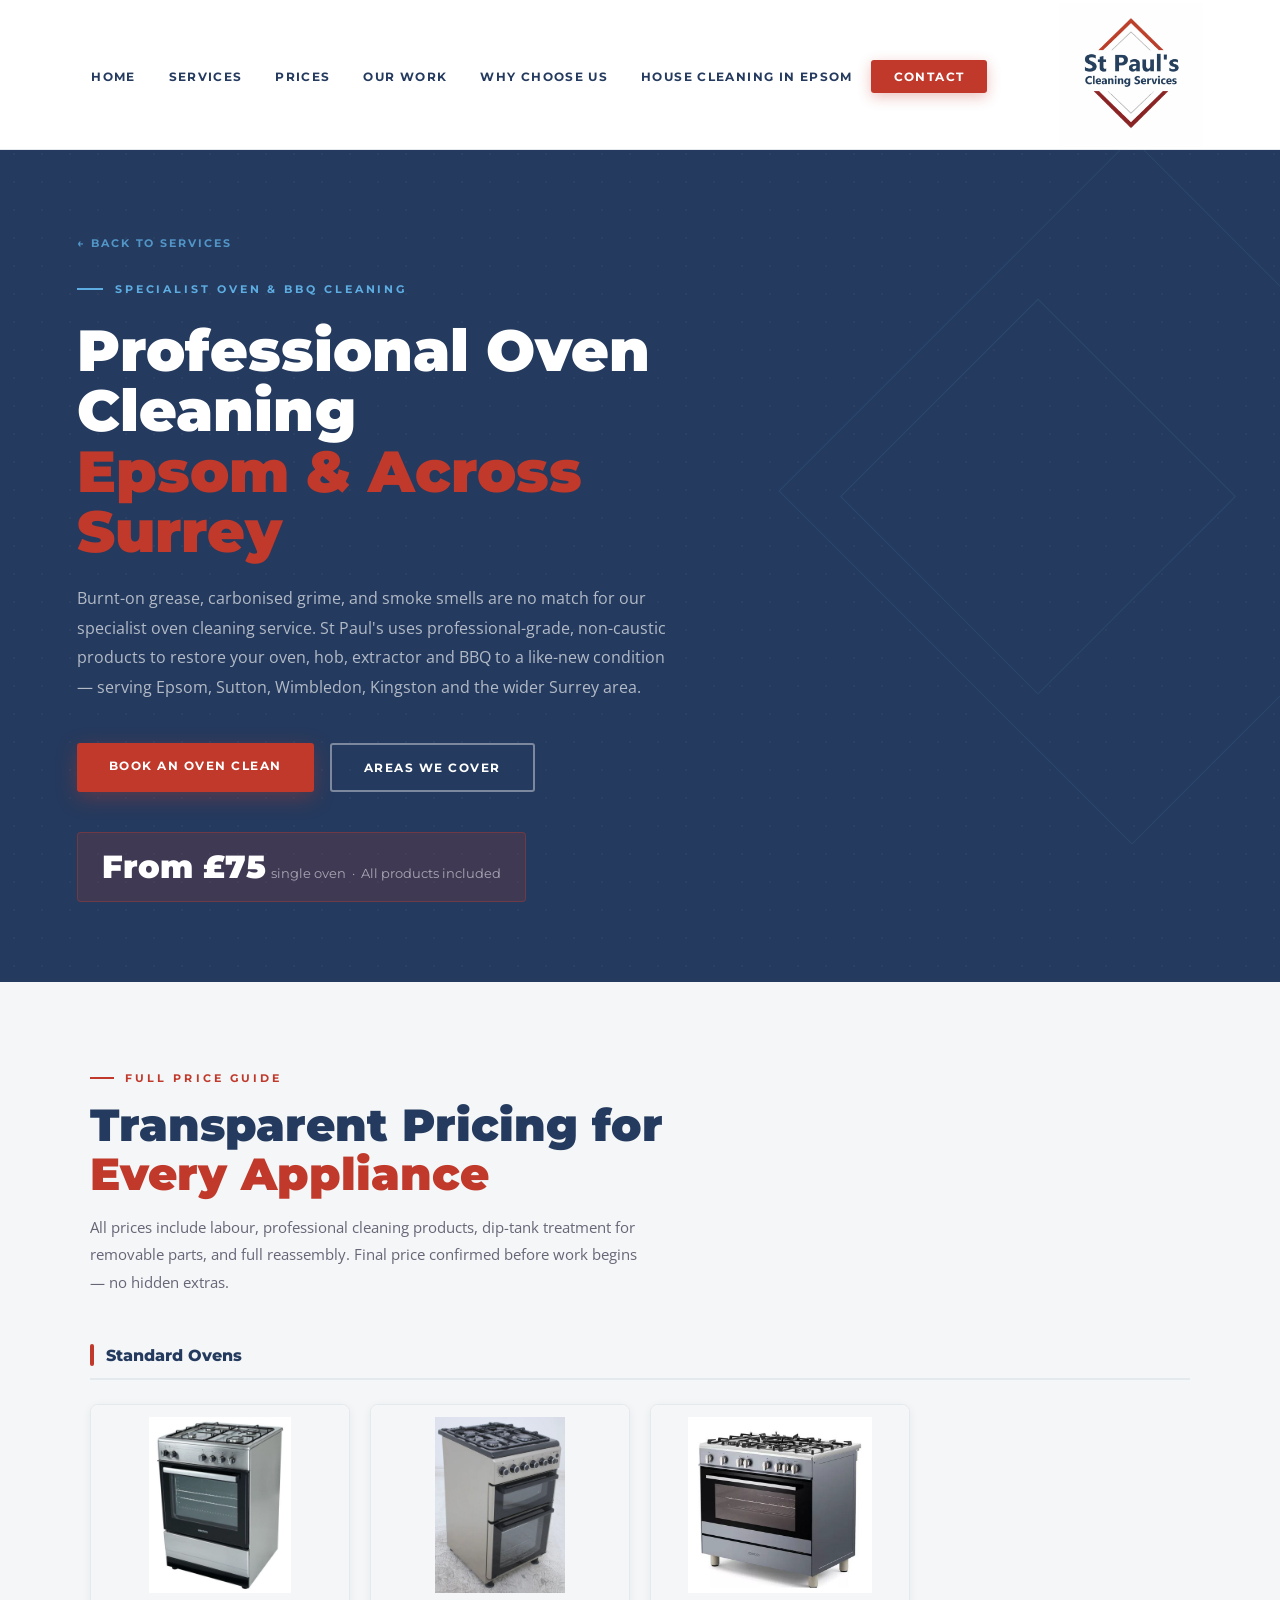
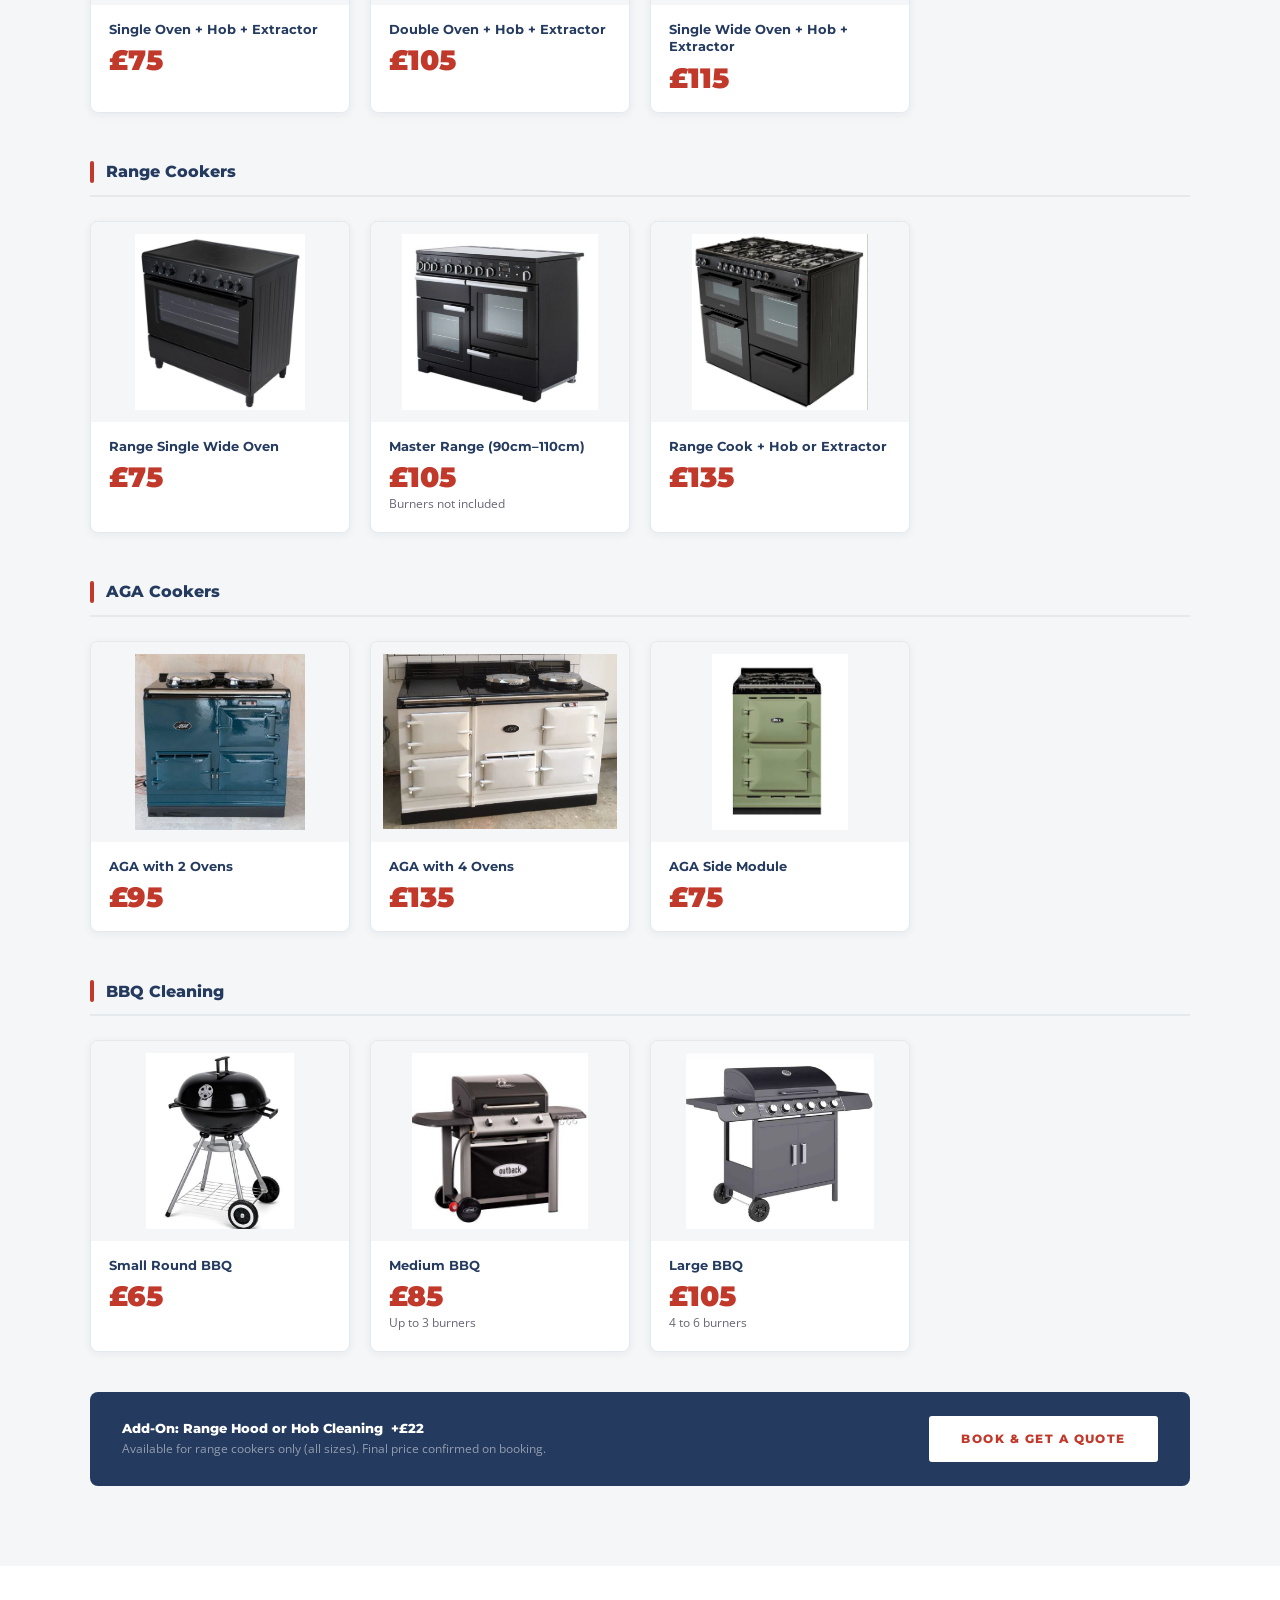
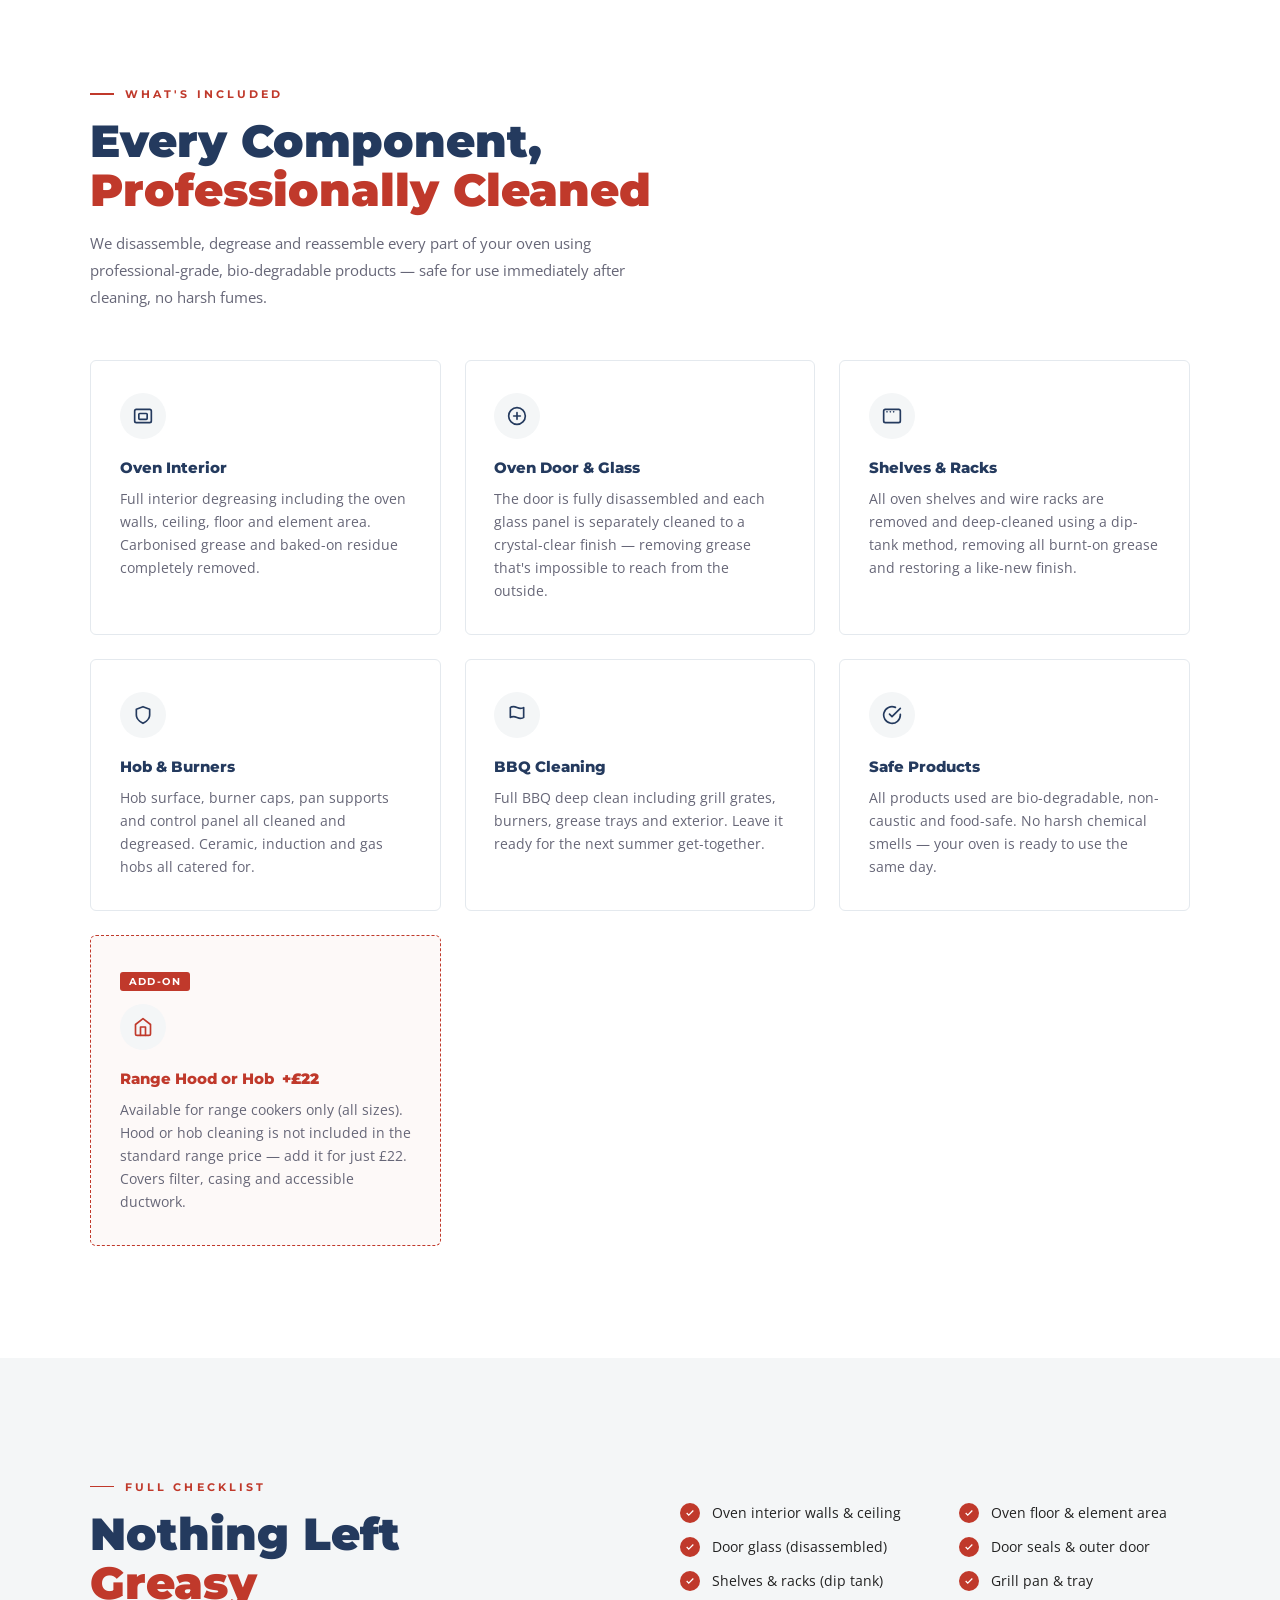
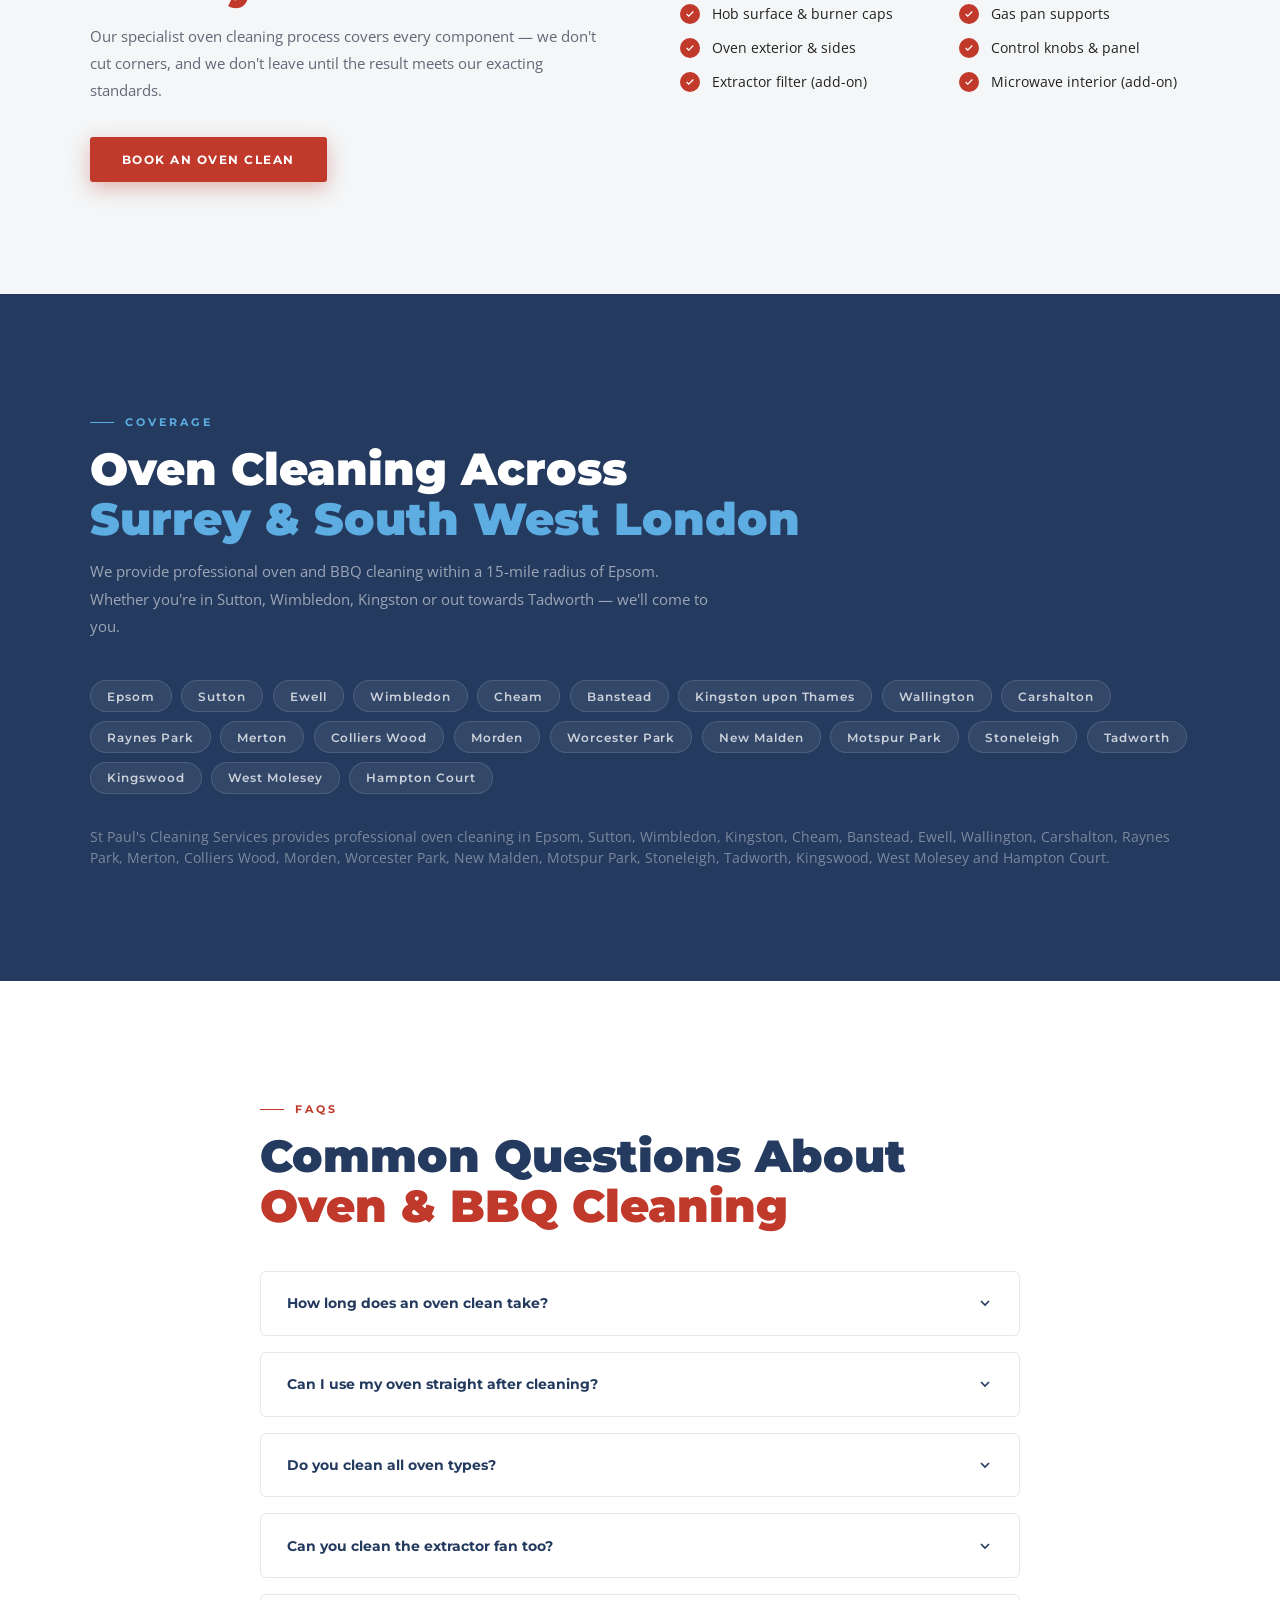
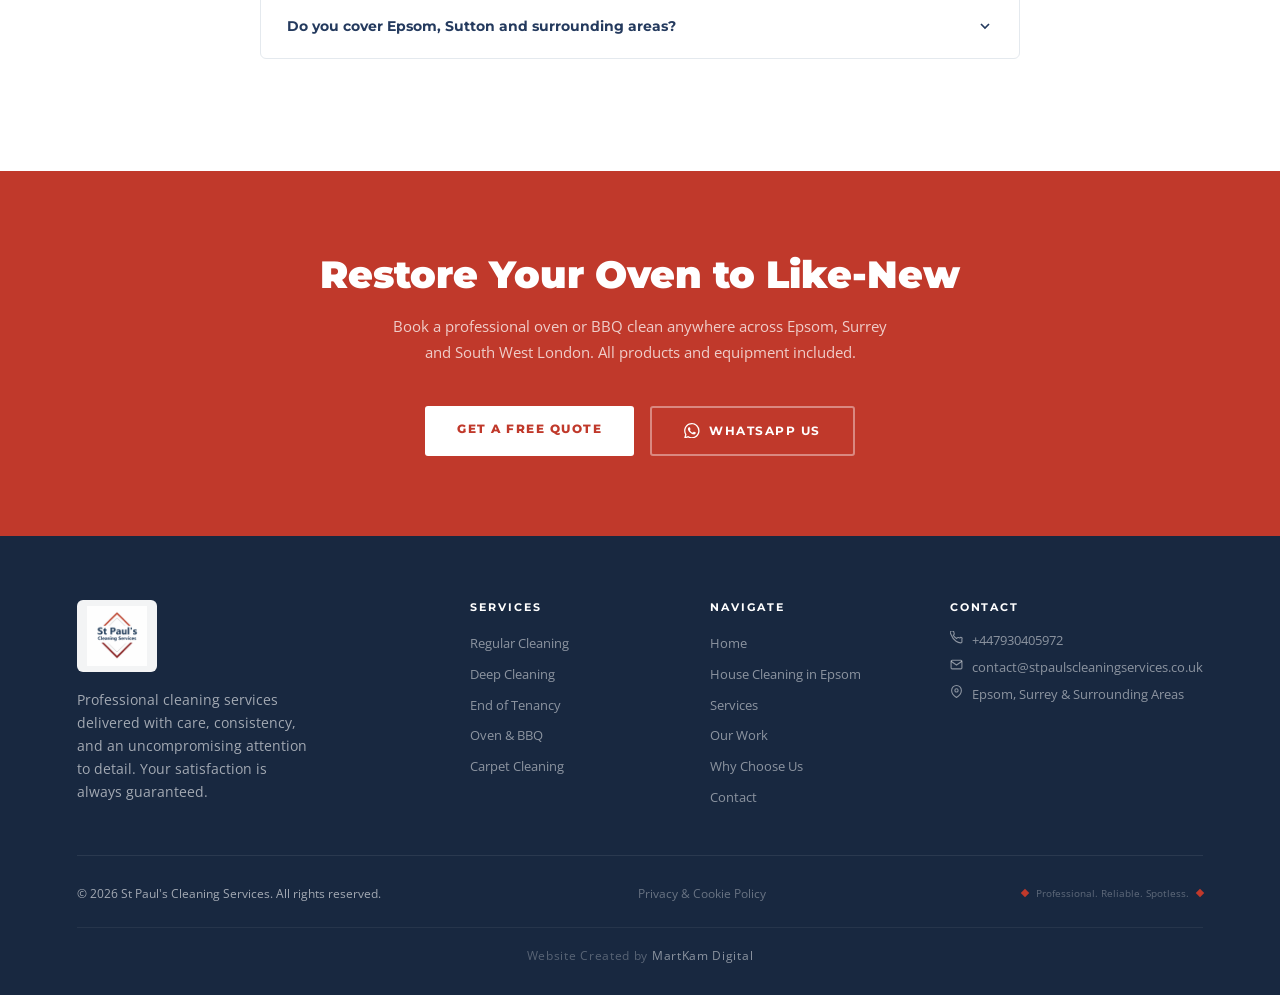
<file: oven-cleaning.html>
﻿<!DOCTYPE html>
<html lang="en">
<head>
    <meta charset="UTF-8">
    <meta name="viewport" content="width=device-width, initial-scale=1.0">
    <link rel="icon" type="image/png" href="StPauls-logo.png">
    <link rel="apple-touch-icon" href="StPauls-logo.png">
    <title>Professional Oven & BBQ Cleaning Epsom Surrey | St Paul's Cleaning Services</title>
    <meta name="description" content="Professional oven cleaning and BBQ cleaning in Epsom, Sutton, Wimbledon, Cheam, Banstead and across Surrey. Single oven from £75. Specialist dip-tank degreasing. Fully insured.">
    <link rel="canonical" href="https://www.stpaulscleaningservices.co.uk/oven-cleaning.html">
    <!-- Open Graph -->
    <meta property="og:title" content="Professional Oven & BBQ Cleaning Epsom Surrey | St Paul's Cleaning Services">
    <meta property="og:description" content="Professional oven & BBQ cleaning in Epsom & Surrey. Specialist dip-tank degreasing. Restored to as-new condition. Single oven from £75. Fully insured.">
    <meta property="og:type" content="website">
    <meta property="og:url" content="https://www.stpaulscleaningservices.co.uk/oven-cleaning.html">
    <meta property="og:locale" content="en_GB">
    <meta property="og:site_name" content="St Paul's Cleaning Services">
    <!-- Twitter Card -->
    <meta name="twitter:card" content="summary">
    <meta name="twitter:title" content="Oven & BBQ Cleaning Epsom Surrey | St Paul's Cleaning Services">
    <meta name="twitter:description" content="Professional oven cleaning in Epsom & Surrey. Dip-tank degreasing. As-new results. From £75. Fully insured.">
    <!-- Geo -->
    <meta name="geo.region" content="GB-SRY">
    <meta name="geo.placename" content="Epsom, Surrey">
    <meta name="geo.position" content="51.3337;-0.2685">
    <meta name="ICBM" content="51.3337, -0.2685">
    <meta name="robots" content="index, follow">
    <!-- Schema: Service + WebPage + BreadcrumbList + FAQPage -->
    <script type="application/ld+json">
    {
      "@context": "https://schema.org",
      "@graph": [
        {
          "@type": "Service",
          "@id": "https://www.stpaulscleaningservices.co.uk/oven-cleaning.html#service",
          "name": "Oven & BBQ Cleaning Epsom & Surrey",
          "description": "Professional specialist oven and BBQ cleaning using dip-tank equipment across Epsom, Surrey and surrounding areas. Restored to as-new condition.",
          "provider": {"@id": "https://www.stpaulscleaningservices.co.uk/#business"},
          "areaServed": [{"@type": "City", "name": "Epsom"}, {"@type": "City", "name": "Ewell"}, {"@type": "City", "name": "Ashtead"}, {"@type": "City", "name": "Leatherhead"}, {"@type": "City", "name": "Tadworth"}, {"@type": "City", "name": "Banstead"}, {"@type": "City", "name": "Cheam"}, {"@type": "City", "name": "Sutton"}],
          "offers": {
            "@type": "Offer",
            "price": "75",
            "priceCurrency": "GBP",
            "priceSpecification": {"@type": "UnitPriceSpecification", "price": "75", "priceCurrency": "GBP", "unitText": "from, single oven"},
            "availability": "https://schema.org/InStock"
          },
          "serviceType": "Oven Cleaning",
          "category": "Domestic Cleaning"
        },
        {
          "@type": "WebPage",
          "@id": "https://www.stpaulscleaningservices.co.uk/oven-cleaning.html#webpage",
          "url": "https://www.stpaulscleaningservices.co.uk/oven-cleaning.html",
          "name": "Professional Oven & BBQ Cleaning Epsom Surrey | St Paul's Cleaning Services",
          "description": "Professional oven and BBQ cleaning in Epsom and Surrey using specialist dip-tank equipment.",
          "inLanguage": "en-GB",
          "isPartOf": {"@id": "https://www.stpaulscleaningservices.co.uk/#website"},
          "breadcrumb": {
            "@type": "BreadcrumbList",
            "itemListElement": [
              {"@type": "ListItem", "position": 1, "name": "Home", "item": "https://www.stpaulscleaningservices.co.uk/"},
              {"@type": "ListItem", "position": 2, "name": "Services", "item": "https://www.stpaulscleaningservices.co.uk/#services"},
              {"@type": "ListItem", "position": 3, "name": "Oven & BBQ Cleaning", "item": "https://www.stpaulscleaningservices.co.uk/oven-cleaning.html"}
            ]
          }
        },
        {
          "@type": "FAQPage",
          "mainEntity": [
            {"@type": "Question", "name": "How much does oven cleaning cost in Epsom?", "acceptedAnswer": {"@type": "Answer", "text": "Oven cleaning in Epsom starts from £75 for a single oven. Range cookers, double ovens and BBQs are also available at competitive prices. All prices are agreed before we start."}},
            {"@type": "Question", "name": "What is dip-tank oven cleaning?", "acceptedAnswer": {"@type": "Answer", "text": "Dip-tank cleaning involves removing all oven components — racks, trays, door glass and fans — and soaking them in a heated caustic tank that dissolves grease and carbon without scrubbing. The result is a far deeper clean than spray-and-wipe methods."}},
            {"@type": "Question", "name": "Is oven cleaning safe for my kitchen?", "acceptedAnswer": {"@type": "Answer", "text": "Yes. We use specialist dip-tank equipment external to your home and apply fume-free products inside the oven cavity. There are no harsh caustic fumes left in your kitchen. Your oven is safe to use the same day."}}
          ]
        }
      ]
    }
    </script>
    <link href="https://fonts.googleapis.com/css2?family=Montserrat:wght@400;500;600;700;800;900&family=Open+Sans:wght@300;400;500;600&display=swap" rel="stylesheet">
    <style>
        :root { --navy:#243A5E; --navy-d:#182840; --red:#C0392B; --red-d:#a93226; --blue:#5DADE2; --grey:#F4F6F7; --grey-2:#E4E9EE; --white:#FFFFFF; --text:#222; --muted:#667; --nav-h:150px; }
        *, *::before, *::after { margin: 0; padding: 0; box-sizing: border-box; }
        html { scroll-behavior: smooth; }
        body { font-family: 'Open Sans', sans-serif; color: var(--text); overflow-x: hidden; background: var(--white); }
        nav { position: fixed; top: 0; left: 0; right: 0; z-index: 300; height: var(--nav-h); background: var(--white); border-bottom: 1px solid var(--grey-2); display: flex; align-items: center; justify-content: space-between; padding: 0 6%; transition: box-shadow 0.3s, height 0.3s; }
        nav.compact { height: 72px; box-shadow: 0 4px 24px rgba(36,58,94,0.1); }
        .nav-links { display: flex; align-items: center; gap: 0.25rem; list-style: none; }
        .nav-links a { font-family: 'Montserrat', sans-serif; font-weight: 700; font-size: 0.72rem; letter-spacing: 0.12em; text-transform: uppercase; text-decoration: none; color: var(--navy); padding: 0.55rem 0.9rem; border-radius: 3px; position: relative; transition: color 0.2s; }
        .nav-links a:not(.nav-cta):hover { color: var(--red); }
        .nav-links a:not(.nav-cta)::after { content: ''; position: absolute; bottom: 0; left: 0.9rem; right: 0.9rem; height: 2px; background: var(--red); transform: scaleX(0); transform-origin: left; transition: transform 0.3s; }
        .nav-links a:not(.nav-cta):hover::after { transform: scaleX(1); }
        .nav-cta { background: var(--red); color: var(--white) !important; padding: 0.6rem 1.4rem !important; box-shadow: 0 4px 14px rgba(192,57,43,0.3); transition: background 0.2s, transform 0.2s, box-shadow 0.2s !important; }
        .nav-cta:hover { background: var(--red-d) !important; transform: translateY(-1px); box-shadow: 0 8px 20px rgba(192,57,43,0.4) !important; }
        .nav-cta::after { display: none !important; }
        .nav-logo { flex-shrink: 0; }
        .nav-logo img { height: 144px; display: block; transition: height 0.3s; }
        nav.compact .nav-logo img { height: 60px; }
        .hamburger { display: none; flex-direction: column; gap: 5px; cursor: pointer; background: none; border: none; padding: 4px; }
        .hamburger span { display: block; width: 22px; height: 2px; background: var(--navy); transition: all 0.3s; }
        .hamburger.open span:nth-child(1) { transform: rotate(45deg) translate(5px,5px); }
        .hamburger.open span:nth-child(2) { opacity: 0; }
        .hamburger.open span:nth-child(3) { transform: rotate(-45deg) translate(5px,-5px); }
        .mob-menu { display: none; position: fixed; top: 0; left: 0; right: 0; bottom: 0; background: var(--white); flex-direction: column; justify-content: center; align-items: stretch; z-index: 299; padding-top: var(--nav-h); overflow-y: auto; }
        .mob-menu.open { display: flex; }
        .mob-menu a { font-family: 'Montserrat', sans-serif; font-weight: 800; font-size: 1.3rem; letter-spacing: 0.06em; text-transform: uppercase; text-decoration: none; color: var(--navy); padding: 1.5rem 8%; border-bottom: 1px solid var(--grey); text-align: center; transition: background 0.2s, color 0.2s; }
        .mob-menu a:hover { background: var(--grey); }
        .mob-menu a:last-child { color: var(--red); border-bottom: none; }
        .sec { padding: 7rem 6%; }
        .sec-narrow { max-width: 1100px; margin: 0 auto; }
        .s-label { font-family: 'Montserrat', sans-serif; font-weight: 700; font-size: 0.68rem; letter-spacing: 0.28em; text-transform: uppercase; color: var(--red); display: inline-flex; align-items: center; gap: 0.7rem; margin-bottom: 1rem; }
        .s-label::before { content: ''; display: inline-block; width: 24px; height: 1.5px; background: var(--red); }
        .s-label.light { color: var(--blue); }
        .s-label.light::before { background: var(--blue); }
        .s-title { font-family: 'Montserrat', sans-serif; font-weight: 900; font-size: clamp(2rem, 3.5vw, 3.2rem); line-height: 1.1; color: var(--navy); }
        .s-title.light { color: var(--white); }
        .s-title em { color: var(--red); font-style: normal; }
        .s-sub { font-size: 0.95rem; color: var(--muted); line-height: 1.8; max-width: 560px; margin-top: 0.9rem; }
        .btn { display: inline-block; text-decoration: none; font-family: 'Montserrat', sans-serif; font-weight: 700; font-size: 0.78rem; letter-spacing: 0.12em; text-transform: uppercase; padding: 0.95rem 2rem; border-radius: 3px; transition: transform 0.2s, box-shadow 0.2s, background 0.2s; border: none; cursor: pointer; }
        .btn-red { background: var(--red); color: var(--white); box-shadow: 0 6px 20px rgba(192,57,43,0.35); }
        .btn-red:hover { background: var(--red-d); transform: translateY(-2px); box-shadow: 0 12px 28px rgba(192,57,43,0.45); }
        .btn-outline { border: 2px solid rgba(255,255,255,0.4); color: var(--white); }
        .btn-outline:hover { border-color: var(--white); background: rgba(255,255,255,0.08); transform: translateY(-2px); }
        .btn-white { background: var(--white); color: var(--red); font-family: 'Montserrat', sans-serif; font-weight: 800; }
        .btn-white:hover { background: var(--grey); transform: translateY(-2px); box-shadow: 0 12px 28px rgba(0,0,0,0.15); }
        .reveal { opacity: 0; transform: translateY(24px); transition: opacity 0.6s ease, transform 0.6s ease; }
        .reveal.in { opacity: 1; transform: translateY(0); }
        @keyframes fadeUp { from { opacity: 0; transform: translateY(24px); } to { opacity: 1; transform: translateY(0); } }

        .page-hero { min-height: 60vh; padding-top: var(--nav-h); background: var(--navy); display: flex; align-items: center; position: relative; overflow: hidden; }
        .page-hero::before { content: ''; position: absolute; inset: 0; background-image: radial-gradient(rgba(255,255,255,0.03) 1px, transparent 1px); background-size: 28px 28px; }
        .page-hero-ring { position: absolute; transform: rotate(45deg); pointer-events: none; border: 1.5px solid rgba(93,173,226,0.12); }
        .page-hero-ring-1 { width: 500px; height: 500px; right: -8%; top: 50%; transform: translateY(-50%) rotate(45deg); }
        .page-hero-ring-2 { width: 280px; height: 280px; right: 8%; top: 50%; transform: translateY(-48%) rotate(45deg); }
        .page-hero-inner { position: relative; z-index: 1; padding: 5rem 6%; max-width: 860px; }
        .page-hero-back { display: inline-flex; align-items: center; gap: 0.5rem; font-family: 'Montserrat', sans-serif; font-weight: 700; font-size: 0.68rem; letter-spacing: 0.18em; text-transform: uppercase; color: var(--blue); text-decoration: none; margin-bottom: 2rem; opacity: 0.8; transition: opacity 0.2s; }
        .page-hero-back:hover { opacity: 1; }
        .page-hero-eyebrow { font-family: 'Montserrat', sans-serif; font-weight: 700; font-size: 0.7rem; letter-spacing: 0.26em; text-transform: uppercase; color: var(--blue); display: flex; align-items: center; gap: 0.75rem; margin-bottom: 1.5rem; opacity: 0; animation: fadeUp 0.6s ease forwards 0.1s; }
        .page-hero-eyebrow::before { content: ''; width: 26px; height: 1.5px; background: var(--blue); }
        .page-hero h1 { font-family: 'Montserrat', sans-serif; font-weight: 900; font-size: clamp(2.4rem, 4.5vw, 4rem); color: var(--white); line-height: 1.05; margin-bottom: 1.4rem; opacity: 0; animation: fadeUp 0.6s ease forwards 0.25s; }
        .page-hero h1 span { color: var(--red); }
        .page-hero-desc { font-size: 1rem; color: rgba(255,255,255,0.65); line-height: 1.85; max-width: 600px; margin-bottom: 2.5rem; opacity: 0; animation: fadeUp 0.6s ease forwards 0.4s; }
        .page-hero-btns { display: flex; gap: 1rem; flex-wrap: wrap; opacity: 0; animation: fadeUp 0.6s ease forwards 0.55s; }
        .page-hero-price { display: inline-flex; align-items: baseline; gap: 0.3rem; background: rgba(192,57,43,0.18); border: 1px solid rgba(192,57,43,0.35); border-radius: 4px; padding: 0.9rem 1.5rem; margin-top: 2.5rem; opacity: 0; animation: fadeUp 0.6s ease forwards 0.7s; }
        .page-hero-price strong { font-family: 'Montserrat', sans-serif; font-weight: 900; font-size: 2rem; color: var(--white); }
        .page-hero-price span { font-size: 0.82rem; color: rgba(255,255,255,0.55); font-family: 'Montserrat', sans-serif; }

        /* PRICING CARDS */
        .pricing-row { display: grid; grid-template-columns: repeat(3, 1fr); gap: 1.5rem; margin-top: 3rem; }
        .price-block { background: var(--navy); border-radius: 6px; padding: 2.2rem 2rem; text-align: center; }
        .price-block-name { font-family: 'Montserrat', sans-serif; font-weight: 700; font-size: 0.75rem; letter-spacing: 0.15em; text-transform: uppercase; color: rgba(255,255,255,0.5); margin-bottom: 1rem; }
        .price-block-amount { font-family: 'Montserrat', sans-serif; font-weight: 900; font-size: 2.4rem; color: var(--white); line-height: 1; }
        .price-block-amount sup { font-size: 1.1rem; vertical-align: super; }
        .price-block-from { font-size: 0.75rem; color: rgba(255,255,255,0.4); margin-top: 0.3rem; }
        .price-block.featured { background: var(--red); }

        .includes-grid { display: grid; grid-template-columns: repeat(3, 1fr); gap: 1.5rem; margin-top: 3rem; }
        .include-card { background: var(--white); border: 1.5px solid var(--grey-2); border-radius: 6px; padding: 2rem 1.8rem; transition: transform 0.3s, box-shadow 0.3s, border-color 0.3s; }
        .include-card:hover { transform: translateY(-4px); box-shadow: 0 16px 40px rgba(36,58,94,0.1); border-color: var(--navy); }
        .include-icon { width: 46px; height: 46px; background: var(--grey); border-radius: 50%; display: flex; align-items: center; justify-content: center; margin-bottom: 1.2rem; }
        .include-icon svg { width: 20px; height: 20px; }
        .include-card h3 { font-family: 'Montserrat', sans-serif; font-weight: 800; font-size: 0.95rem; color: var(--navy); margin-bottom: 0.6rem; }
        .include-card p { font-size: 0.85rem; color: var(--muted); line-height: 1.7; }
        .include-card.addon { border-style: dashed; border-color: var(--red); background: rgba(192,57,43,0.03); }
        .include-card.addon:hover { border-color: var(--red); }
        .addon-badge { display: inline-block; font-family: 'Montserrat', sans-serif; font-weight: 700; font-size: 0.62rem; letter-spacing: 0.14em; text-transform: uppercase; background: var(--red); color: var(--white); padding: 0.2rem 0.55rem; border-radius: 3px; margin-bottom: 0.85rem; }

        .two-col { display: grid; grid-template-columns: 1fr 1fr; gap: 5rem; align-items: start; }
        .checklist { display: grid; grid-template-columns: 1fr 1fr; gap: 0.75rem 3rem; margin-top: 2rem; }
        .checklist-item { display: flex; align-items: flex-start; gap: 0.75rem; font-size: 0.9rem; color: var(--text); line-height: 1.5; }
        .check-dot { width: 20px; min-width: 20px; height: 20px; background: var(--red); border-radius: 50%; display: flex; align-items: center; justify-content: center; margin-top: 1px; }
        .check-dot svg { width: 10px; height: 10px; }

        .areas-section { background: var(--navy); }
        .areas-grid { display: flex; flex-wrap: wrap; gap: 0.6rem; margin-top: 2.5rem; }
        .area-tag { background: rgba(255,255,255,0.07); border: 1px solid rgba(255,255,255,0.12); color: rgba(255,255,255,0.75); font-family: 'Montserrat', sans-serif; font-weight: 600; font-size: 0.75rem; letter-spacing: 0.08em; padding: 0.45rem 1rem; border-radius: 100px; transition: background 0.2s, border-color 0.2s, color 0.2s; }
        .area-tag:hover { background: rgba(93,173,226,0.15); border-color: var(--blue); color: var(--white); }
        .areas-note { font-size: 0.85rem; color: rgba(255,255,255,0.4); margin-top: 2rem; line-height: 1.6; }

        .faq-list { margin-top: 2.5rem; display: flex; flex-direction: column; gap: 1rem; }
        .faq-item { border: 1.5px solid var(--grey-2); border-radius: 6px; overflow: hidden; }
        .faq-q { font-family: 'Montserrat', sans-serif; font-weight: 700; font-size: 0.9rem; color: var(--navy); padding: 1.4rem 1.6rem; cursor: pointer; display: flex; justify-content: space-between; align-items: center; gap: 1rem; user-select: none; }
        .faq-q svg { flex-shrink: 0; transition: transform 0.3s; }
        .faq-item.open .faq-q svg { transform: rotate(180deg); }
        .faq-a { max-height: 0; overflow: hidden; transition: max-height 0.4s ease, padding 0.3s; font-size: 0.88rem; color: var(--muted); line-height: 1.75; padding: 0 1.6rem; }
        .faq-item.open .faq-a { max-height: 300px; padding: 0 1.6rem 1.4rem; }

        .cta-banner { background: var(--red); padding: 5rem 6%; text-align: center; }
        .cta-banner h2 { font-family: 'Montserrat', sans-serif; font-weight: 900; font-size: clamp(1.8rem, 3vw, 2.8rem); color: var(--white); margin-bottom: 1rem; }
        .cta-banner p { font-size: 0.95rem; color: rgba(255,255,255,0.75); margin-bottom: 2.5rem; max-width: 500px; margin-left: auto; margin-right: auto; line-height: 1.7; }

        footer { background: var(--navy-d); color: rgba(255,255,255,0.6); padding: 4rem 6% 2rem; }
        .footer-grid { display: grid; grid-template-columns: 1.8fr 1fr 1fr 1fr; gap: 3rem; margin-bottom: 3rem; }
        .footer-brand img { height: 72px; display: block; margin-bottom: 1rem; background: rgba(255,255,255,0.95); border-radius: 6px; padding: 6px 10px; }
        .footer-brand p { font-size: 0.85rem; line-height: 1.7; max-width: 230px; }
        .footer-col h4 { font-family: 'Montserrat', sans-serif; font-weight: 700; font-size: 0.68rem; letter-spacing: 0.18em; text-transform: uppercase; color: var(--white); margin-bottom: 1.1rem; }
        .footer-col ul { list-style: none; display: flex; flex-direction: column; gap: 0.55rem; }
        .footer-col a { color: rgba(255,255,255,0.5); text-decoration: none; font-size: 0.84rem; transition: color 0.2s; }
        .footer-col a:hover { color: var(--blue); }
        .footer-contact-row { display: flex; gap: 0.6rem; align-items: flex-start; font-size: 0.84rem; color: rgba(255,255,255,0.5); margin-bottom: 0.55rem; }
        .footer-bottom { border-top: 1px solid rgba(255,255,255,0.08); padding-top: 1.8rem; display: flex; justify-content: space-between; align-items: center; flex-wrap: wrap; gap: 1rem; font-size: 0.78rem; }
        .footer-legal { display: flex; gap: 1.5rem; flex-wrap: wrap; }
        .footer-legal a { color: rgba(255,255,255,0.35); text-decoration: none; font-size: 0.75rem; transition: color 0.2s; }
        .footer-legal a:hover { color: rgba(255,255,255,0.7); }
        .footer-mark { display: flex; align-items: center; gap: 0.5rem; color: rgba(255,255,255,0.3); }
        .footer-mark span { width: 6px; height: 6px; background: var(--red); transform: rotate(45deg); display: inline-block; }
        .footer-credit { margin-top: 1.6rem; padding-top: 1.2rem; border-top: 1px solid rgba(255,255,255,0.06); text-align: center; font-size: 0.72rem; letter-spacing: 0.06em; color: rgba(255,255,255,0.28); }
        .footer-credit a { color: rgba(255,255,255,0.5); text-decoration: none; transition: color 0.2s; }
        .footer-credit a:hover, .footer-credit a:focus-visible { color: var(--red); }

        /* FULL PRICE GUIDE */
        .price-guide-category { margin-top: 3rem; }
        .pgc-title { font-family: 'Montserrat', sans-serif; font-weight: 800; font-size: 1rem; color: var(--navy); display: flex; align-items: center; gap: 0.75rem; margin-bottom: 1.5rem; padding-bottom: 0.75rem; border-bottom: 2px solid var(--grey-2); }
        .pgc-title::before { content: ''; width: 4px; height: 22px; background: var(--red); border-radius: 2px; flex-shrink: 0; }
        .pgc-grid { display: grid; grid-template-columns: repeat(4, 1fr); gap: 1.25rem; }
        .pg-card { background: var(--white); border-radius: 8px; overflow: hidden; box-shadow: 0 2px 10px rgba(36,58,94,0.06); border: 1.5px solid var(--grey-2); transition: transform 0.3s, box-shadow 0.3s, border-color 0.3s; }
        .pg-card:hover { transform: translateY(-4px); box-shadow: 0 14px 36px rgba(36,58,94,0.12); border-color: var(--navy); }
        .pg-card-img { width: 100%; height: 200px; object-fit: contain; display: block; background: var(--grey); padding: 0.75rem; }
        .pg-card-body { padding: 1rem 1.1rem 1.25rem; }
        .pg-card-name { font-family: 'Montserrat', sans-serif; font-weight: 700; font-size: 0.8rem; color: var(--navy); margin-bottom: 0.5rem; line-height: 1.35; }
        .pg-card-price { font-family: 'Montserrat', sans-serif; font-weight: 900; font-size: 1.75rem; color: var(--red); line-height: 1; }
        .pg-card-note { font-size: 0.72rem; color: var(--muted); margin-top: 0.3rem; line-height: 1.4; }
        .pg-addon-strip { margin-top: 2.5rem; background: var(--navy); border-radius: 8px; padding: 1.5rem 2rem; display: flex; align-items: center; justify-content: space-between; flex-wrap: wrap; gap: 1rem; }
        .pg-addon-strip-label { font-family: 'Montserrat', sans-serif; font-weight: 800; font-size: 0.82rem; color: var(--white); margin-bottom: 0.25rem; }
        .pg-addon-strip-note { font-size: 0.78rem; color: rgba(255,255,255,0.5); }

        @media (max-width: 1100px) { .pgc-grid { grid-template-columns: repeat(3, 1fr); } }
        @media (max-width: 1024px) { .footer-grid { grid-template-columns: 1fr 1fr; gap: 2rem; } .includes-grid { grid-template-columns: 1fr 1fr; } .two-col { grid-template-columns: 1fr; gap: 3rem; } .pricing-row { grid-template-columns: 1fr 1fr; } }
        @media (max-width: 768px) { :root { --nav-h: 100px; } .nav-links { display: none; } .hamburger { display: flex; } .footer-grid { grid-template-columns: 1fr; } .includes-grid { grid-template-columns: 1fr; } .checklist { grid-template-columns: 1fr; } .pricing-row { grid-template-columns: 1fr; } .nav-logo img { height: 80px; } nav.compact .nav-logo img { height: 48px; } .pgc-grid { grid-template-columns: repeat(2, 1fr); } }
        @media (max-width: 480px) { .sec { padding: 5rem 5%; } .pgc-grid { grid-template-columns: 1fr; } }
        /* Long nav labels wrap below this width, so use the menu button instead */
        @media (max-width: 1199px) { .nav-links { display: none; } .hamburger { display: flex; } }
    </style>
    <link rel="stylesheet" href="whatsapp.css?v=1">
</head>
<body>

<nav id="navbar">
    <ul class="nav-links">
        <li><a href="index.html#hero">Home</a></li>
        <li><a href="index.html#services">Services</a></li>
        <li><a href="index.html#prices">Prices</a></li>
        <li><a href="index.html#our-work">Our Work</a></li>
        <li><a href="index.html#about">Why Choose Us</a></li>
        <li><a href="areas-epsom.html">House Cleaning in Epsom</a></li>
        <li><a href="index.html#contact" class="nav-cta">Contact</a></li>
    </ul>
    <button class="hamburger" id="hamburger" aria-label="Toggle menu"><span></span><span></span><span></span></button>
    <div class="nav-logo"><a href="index.html"><img src="StPauls-logo.png" alt="St Paul's Cleaning Services"></a></div>
</nav>

<div class="mob-menu" id="mobMenu">
    <a href="index.html#hero">Home</a><a href="index.html#services">Services</a><a href="index.html#prices">Prices</a><a href="index.html#our-work">Our Work</a><a href="index.html#about">Why Choose Us</a><a href="areas-epsom.html">House Cleaning in Epsom</a><a href="index.html#contact">Contact</a>
</div>

<!-- HERO -->
<section class="page-hero">
    <div class="page-hero-ring page-hero-ring-1"></div>
    <div class="page-hero-ring page-hero-ring-2"></div>
    <div class="page-hero-inner">
        <a class="page-hero-back" href="index.html#services">← Back to Services</a>
        <div class="page-hero-eyebrow">Specialist Oven &amp; BBQ Cleaning</div>
        <h1>Professional Oven Cleaning<br><span>Epsom &amp; Across Surrey</span></h1>
        <p class="page-hero-desc">Burnt-on grease, carbonised grime, and smoke smells are no match for our specialist oven cleaning service. St Paul's uses professional-grade, non-caustic products to restore your oven, hob, extractor and BBQ to a like-new condition — serving Epsom, Sutton, Wimbledon, Kingston and the wider Surrey area.</p>
        <div class="page-hero-btns">
            <a href="index.html#contact" class="btn btn-red">Book an Oven Clean</a>
            <a href="#areas" class="btn btn-outline">Areas We Cover</a>
        </div>
        <div class="page-hero-price">
            <strong>From £75</strong>
            <span>single oven &nbsp;·&nbsp; All products included</span>
        </div>
    </div>
</section>

<!-- PRICE GUIDE -->
<section class="sec" style="background: var(--grey); padding: 5rem 6%;">
    <div class="sec-narrow">
        <div class="s-label">Full Price Guide</div>
        <h2 class="s-title">Transparent Pricing for<br><em>Every Appliance</em></h2>
        <p class="s-sub">All prices include labour, professional cleaning products, dip-tank treatment for removable parts, and full reassembly. Final price confirmed before work begins — no hidden extras.</p>

        <!-- Standard Ovens -->
        <div class="price-guide-category">
            <div class="pgc-title">Standard Ovens</div>
            <div class="pgc-grid">
                <div class="pg-card reveal">
                    <img class="pg-card-img" src="single-oven.png" alt="Single Oven">
                    <div class="pg-card-body">
                        <div class="pg-card-name">Single Oven + Hob + Extractor</div>
                        <div class="pg-card-price">£75</div>
                    </div>
                </div>
                <div class="pg-card reveal">
                    <img class="pg-card-img" src="double-oven.png" alt="Double Oven">
                    <div class="pg-card-body">
                        <div class="pg-card-name">Double Oven + Hob + Extractor</div>
                        <div class="pg-card-price">£105</div>
                    </div>
                </div>
                <div class="pg-card reveal">
                    <img class="pg-card-img" src="single-wide.png" alt="Single Wide Oven">
                    <div class="pg-card-body">
                        <div class="pg-card-name">Single Wide Oven + Hob + Extractor</div>
                        <div class="pg-card-price">£115</div>
                    </div>
                </div>
            </div>
        </div>

        <!-- Range Cookers -->
        <div class="price-guide-category">
            <div class="pgc-title">Range Cookers</div>
            <div class="pgc-grid">
                <div class="pg-card reveal">
                    <img class="pg-card-img" src="range-single.png" alt="Range Single Wide Oven">
                    <div class="pg-card-body">
                        <div class="pg-card-name">Range Single Wide Oven</div>
                        <div class="pg-card-price">£75</div>
                    </div>
                </div>
                <div class="pg-card reveal">
                    <img class="pg-card-img" src="master-range.png" alt="Master Range">
                    <div class="pg-card-body">
                        <div class="pg-card-name">Master Range (90cm–110cm)</div>
                        <div class="pg-card-price">£105</div>
                        <div class="pg-card-note">Burners not included</div>
                    </div>
                </div>
                <div class="pg-card reveal">
                    <img class="pg-card-img" src="range-cook.png" alt="Range Cook + Hob or Extractor">
                    <div class="pg-card-body">
                        <div class="pg-card-name">Range Cook + Hob or Extractor</div>
                        <div class="pg-card-price">£135</div>
                    </div>
                </div>
            </div>
        </div>

        <!-- AGA -->
        <div class="price-guide-category">
            <div class="pgc-title">AGA Cookers</div>
            <div class="pgc-grid">
                <div class="pg-card reveal">
                    <img class="pg-card-img" src="aga-2.png" alt="AGA with 2 Ovens">
                    <div class="pg-card-body">
                        <div class="pg-card-name">AGA with 2 Ovens</div>
                        <div class="pg-card-price">£95</div>
                    </div>
                </div>
                <div class="pg-card reveal">
                    <img class="pg-card-img" src="aga-4.png" alt="AGA with 4 Ovens">
                    <div class="pg-card-body">
                        <div class="pg-card-name">AGA with 4 Ovens</div>
                        <div class="pg-card-price">£135</div>
                    </div>
                </div>
                <div class="pg-card reveal">
                    <img class="pg-card-img" src="aga-side.png" alt="AGA Side Module">
                    <div class="pg-card-body">
                        <div class="pg-card-name">AGA Side Module</div>
                        <div class="pg-card-price">£75</div>
                    </div>
                </div>
            </div>
        </div>

        <!-- BBQ -->
        <div class="price-guide-category">
            <div class="pgc-title">BBQ Cleaning</div>
            <div class="pgc-grid">
                <div class="pg-card reveal">
                    <img class="pg-card-img" src="small-bbq.png" alt="Small Round BBQ">
                    <div class="pg-card-body">
                        <div class="pg-card-name">Small Round BBQ</div>
                        <div class="pg-card-price">£65</div>
                    </div>
                </div>
                <div class="pg-card reveal">
                    <img class="pg-card-img" src="medium-bbq.png" alt="Medium BBQ">
                    <div class="pg-card-body">
                        <div class="pg-card-name">Medium BBQ</div>
                        <div class="pg-card-price">£85</div>
                        <div class="pg-card-note">Up to 3 burners</div>
                    </div>
                </div>
                <div class="pg-card reveal">
                    <img class="pg-card-img" src="large-bbq.png" alt="Large BBQ">
                    <div class="pg-card-body">
                        <div class="pg-card-name">Large BBQ</div>
                        <div class="pg-card-price">£105</div>
                        <div class="pg-card-note">4 to 6 burners</div>
                    </div>
                </div>
            </div>
        </div>

        <!-- Add-on strip -->
        <div class="pg-addon-strip">
            <div>
                <div class="pg-addon-strip-label">Add-On: Range Hood or Hob Cleaning &nbsp;+£22</div>
                <div class="pg-addon-strip-note">Available for range cookers only (all sizes). Final price confirmed on booking.</div>
            </div>
            <a href="contact.html" class="btn btn-white" style="font-size: 0.78rem; white-space: nowrap;">Book &amp; Get a Quote</a>
        </div>
    </div>
</section>

<!-- WHAT'S INCLUDED -->
<section class="sec" style="background: var(--white);">
    <div class="sec-narrow">
        <div class="s-label">What's Included</div>
        <h2 class="s-title">Every Component,<br><em>Professionally Cleaned</em></h2>
        <p class="s-sub">We disassemble, degrease and reassemble every part of your oven using professional-grade, bio-degradable products — safe for use immediately after cleaning, no harsh fumes.</p>
        <div class="includes-grid">
            <div class="include-card reveal">
                <div class="include-icon"><svg viewBox="0 0 24 24" fill="none" stroke="#243A5E" stroke-width="2" stroke-linecap="round" stroke-linejoin="round"><rect x="2" y="4" width="20" height="16" rx="2"/><rect x="7" y="9" width="10" height="7" rx="1"/></svg></div>
                <h3>Oven Interior</h3>
                <p>Full interior degreasing including the oven walls, ceiling, floor and element area. Carbonised grease and baked-on residue completely removed.</p>
            </div>
            <div class="include-card reveal">
                <div class="include-icon"><svg viewBox="0 0 24 24" fill="none" stroke="#243A5E" stroke-width="2" stroke-linecap="round" stroke-linejoin="round"><circle cx="12" cy="12" r="10"/><line x1="12" y1="8" x2="12" y2="16"/><line x1="8" y1="12" x2="16" y2="12"/></svg></div>
                <h3>Oven Door &amp; Glass</h3>
                <p>The door is fully disassembled and each glass panel is separately cleaned to a crystal-clear finish — removing grease that's impossible to reach from the outside.</p>
            </div>
            <div class="include-card reveal">
                <div class="include-icon"><svg viewBox="0 0 24 24" fill="none" stroke="#243A5E" stroke-width="2" stroke-linecap="round" stroke-linejoin="round"><line x1="6" y1="7" x2="6.01" y2="7"/><line x1="10" y1="7" x2="10.01" y2="7"/><line x1="14" y1="7" x2="14.01" y2="7"/><rect x="2" y="4" width="20" height="16" rx="2"/></svg></div>
                <h3>Shelves &amp; Racks</h3>
                <p>All oven shelves and wire racks are removed and deep-cleaned using a dip-tank method, removing all burnt-on grease and restoring a like-new finish.</p>
            </div>
            <div class="include-card reveal">
                <div class="include-icon"><svg viewBox="0 0 24 24" fill="none" stroke="#243A5E" stroke-width="2" stroke-linecap="round" stroke-linejoin="round"><path d="M12 22s8-4 8-10V5l-8-3-8 3v7c0 6 8 10 8 10z"/></svg></div>
                <h3>Hob &amp; Burners</h3>
                <p>Hob surface, burner caps, pan supports and control panel all cleaned and degreased. Ceramic, induction and gas hobs all catered for.</p>
            </div>
            <div class="include-card reveal">
                <div class="include-icon"><svg viewBox="0 0 24 24" fill="none" stroke="#243A5E" stroke-width="2" stroke-linecap="round" stroke-linejoin="round"><path d="M4 15s1-1 4-1 5 2 8 2 4-1 4-1V3s-1 1-4 1-5-2-8-2-4 1-4 1z"/></svg></div>
                <h3>BBQ Cleaning</h3>
                <p>Full BBQ deep clean including grill grates, burners, grease trays and exterior. Leave it ready for the next summer get-together.</p>
            </div>
            <div class="include-card reveal">
                <div class="include-icon"><svg viewBox="0 0 24 24" fill="none" stroke="#243A5E" stroke-width="2" stroke-linecap="round" stroke-linejoin="round"><path d="M22 11.08V12a10 10 0 11-5.93-9.14"/><polyline points="22 4 12 14.01 9 11.01"/></svg></div>
                <h3>Safe Products</h3>
                <p>All products used are bio-degradable, non-caustic and food-safe. No harsh chemical smells — your oven is ready to use the same day.</p>
            </div>
            <div class="include-card addon reveal">
                <div class="addon-badge">Add-On</div>
                <div class="include-icon"><svg viewBox="0 0 24 24" fill="none" stroke="#C0392B" stroke-width="2" stroke-linecap="round" stroke-linejoin="round"><path d="M3 9l9-7 9 7v11a2 2 0 01-2 2H5a2 2 0 01-2-2z"/><polyline points="9 22 9 12 15 12 15 22"/></svg></div>
                <h3 style="color:var(--red);">Range Hood or Hob &nbsp;<span style="font-weight:900;">+£22</span></h3>
                <p>Available for range cookers only (all sizes). Hood or hob cleaning is not included in the standard range price — add it for just £22. Covers filter, casing and accessible ductwork.</p>
            </div>
        </div>
    </div>
</section>

<!-- CHECKLIST -->
<section class="sec" style="background: var(--grey);">
    <div class="sec-narrow">
        <div class="two-col">
            <div>
                <div class="s-label">Full Checklist</div>
                <h2 class="s-title">Nothing Left<br><em>Greasy</em></h2>
                <p class="s-sub">Our specialist oven cleaning process covers every component — we don't cut corners, and we don't leave until the result meets our exacting standards.</p>
                <a href="index.html#contact" class="btn btn-red" style="margin-top: 2rem; display: inline-block;">Book an Oven Clean</a>
            </div>
            <div>
                <ul class="checklist">
                    <li class="checklist-item reveal"><span class="check-dot"><svg viewBox="0 0 24 24" fill="none" stroke="white" stroke-width="3"><polyline points="20 6 9 17 4 12"/></svg></span>Oven interior walls &amp; ceiling</li>
                    <li class="checklist-item reveal"><span class="check-dot"><svg viewBox="0 0 24 24" fill="none" stroke="white" stroke-width="3"><polyline points="20 6 9 17 4 12"/></svg></span>Oven floor &amp; element area</li>
                    <li class="checklist-item reveal"><span class="check-dot"><svg viewBox="0 0 24 24" fill="none" stroke="white" stroke-width="3"><polyline points="20 6 9 17 4 12"/></svg></span>Door glass (disassembled)</li>
                    <li class="checklist-item reveal"><span class="check-dot"><svg viewBox="0 0 24 24" fill="none" stroke="white" stroke-width="3"><polyline points="20 6 9 17 4 12"/></svg></span>Door seals &amp; outer door</li>
                    <li class="checklist-item reveal"><span class="check-dot"><svg viewBox="0 0 24 24" fill="none" stroke="white" stroke-width="3"><polyline points="20 6 9 17 4 12"/></svg></span>Shelves &amp; racks (dip tank)</li>
                    <li class="checklist-item reveal"><span class="check-dot"><svg viewBox="0 0 24 24" fill="none" stroke="white" stroke-width="3"><polyline points="20 6 9 17 4 12"/></svg></span>Grill pan &amp; tray</li>
                    <li class="checklist-item reveal"><span class="check-dot"><svg viewBox="0 0 24 24" fill="none" stroke="white" stroke-width="3"><polyline points="20 6 9 17 4 12"/></svg></span>Hob surface &amp; burner caps</li>
                    <li class="checklist-item reveal"><span class="check-dot"><svg viewBox="0 0 24 24" fill="none" stroke="white" stroke-width="3"><polyline points="20 6 9 17 4 12"/></svg></span>Gas pan supports</li>
                    <li class="checklist-item reveal"><span class="check-dot"><svg viewBox="0 0 24 24" fill="none" stroke="white" stroke-width="3"><polyline points="20 6 9 17 4 12"/></svg></span>Oven exterior &amp; sides</li>
                    <li class="checklist-item reveal"><span class="check-dot"><svg viewBox="0 0 24 24" fill="none" stroke="white" stroke-width="3"><polyline points="20 6 9 17 4 12"/></svg></span>Control knobs &amp; panel</li>
                    <li class="checklist-item reveal"><span class="check-dot"><svg viewBox="0 0 24 24" fill="none" stroke="white" stroke-width="3"><polyline points="20 6 9 17 4 12"/></svg></span>Extractor filter (add-on)</li>
                    <li class="checklist-item reveal"><span class="check-dot"><svg viewBox="0 0 24 24" fill="none" stroke="white" stroke-width="3"><polyline points="20 6 9 17 4 12"/></svg></span>Microwave interior (add-on)</li>
                </ul>
            </div>
        </div>
    </div>
</section>

<!-- AREAS -->
<section id="areas" class="sec areas-section">
    <div class="sec-narrow">
        <div class="s-label light">Coverage</div>
        <h2 class="s-title light">Oven Cleaning Across<br><em style="color:var(--blue);">Surrey &amp; South West London</em></h2>
        <p class="s-sub" style="color:rgba(255,255,255,0.55); max-width:620px;">We provide professional oven and BBQ cleaning within a 15-mile radius of Epsom. Whether you're in Sutton, Wimbledon, Kingston or out towards Tadworth — we'll come to you.</p>
        <div class="areas-grid">
            <span class="area-tag">Epsom</span><span class="area-tag">Sutton</span><span class="area-tag">Ewell</span><span class="area-tag">Wimbledon</span><span class="area-tag">Cheam</span><span class="area-tag">Banstead</span><span class="area-tag">Kingston upon Thames</span><span class="area-tag">Wallington</span><span class="area-tag">Carshalton</span><span class="area-tag">Raynes Park</span><span class="area-tag">Merton</span><span class="area-tag">Colliers Wood</span><span class="area-tag">Morden</span><span class="area-tag">Worcester Park</span><span class="area-tag">New Malden</span><span class="area-tag">Motspur Park</span><span class="area-tag">Stoneleigh</span><span class="area-tag">Tadworth</span><span class="area-tag">Kingswood</span><span class="area-tag">West Molesey</span><span class="area-tag">Hampton Court</span>
        </div>
        <p class="areas-note">St Paul's Cleaning Services provides professional oven cleaning in Epsom, Sutton, Wimbledon, Kingston, Cheam, Banstead, Ewell, Wallington, Carshalton, Raynes Park, Merton, Colliers Wood, Morden, Worcester Park, New Malden, Motspur Park, Stoneleigh, Tadworth, Kingswood, West Molesey and Hampton Court.</p>
    </div>
</section>

<!-- FAQ -->
<section class="sec" style="background: var(--white);">
    <div class="sec-narrow" style="max-width: 760px;">
        <div class="s-label">FAQs</div>
        <h2 class="s-title">Common Questions About<br><em>Oven &amp; BBQ Cleaning</em></h2>
        <div class="faq-list">
            <div class="faq-item">
                <div class="faq-q">How long does an oven clean take?<svg width="16" height="16" viewBox="0 0 24 24" fill="none" stroke="#243A5E" stroke-width="2.5"><polyline points="6 9 12 15 18 9"/></svg></div>
                <div class="faq-a">A single oven typically takes 1.5–2.5 hours depending on the level of soiling. A double oven or range cooker may take 3–4 hours. We'll give you an accurate time estimate when you book.</div>
            </div>
            <div class="faq-item">
                <div class="faq-q">Can I use my oven straight after cleaning?<svg width="16" height="16" viewBox="0 0 24 24" fill="none" stroke="#243A5E" stroke-width="2.5"><polyline points="6 9 12 15 18 9"/></svg></div>
                <div class="faq-a">Yes — all products we use are bio-degradable and food-safe. Once we've finished and your oven is reassembled, it's ready to use immediately. We recommend a short 10-minute warm-up on first use to fully cure.</div>
            </div>
            <div class="faq-item">
                <div class="faq-q">Do you clean all oven types?<svg width="16" height="16" viewBox="0 0 24 24" fill="none" stroke="#243A5E" stroke-width="2.5"><polyline points="6 9 12 15 18 9"/></svg></div>
                <div class="faq-a">Yes — we clean all types including single electric ovens, double ovens, gas ovens, range cookers (AGA, Rangemaster, Smeg etc.), fan-assisted ovens and combination microwave ovens.</div>
            </div>
            <div class="faq-item">
                <div class="faq-q">Can you clean the extractor fan too?<svg width="16" height="16" viewBox="0 0 24 24" fill="none" stroke="#243A5E" stroke-width="2.5"><polyline points="6 9 12 15 18 9"/></svg></div>
                <div class="faq-a">Yes — extractor fan and filter cleaning is available as an add-on to any oven clean from just £25. This includes cleaning the mesh filter, fan casing and any accessible duct work.</div>
            </div>
            <div class="faq-item">
                <div class="faq-q">Do you cover Epsom, Sutton and surrounding areas?<svg width="16" height="16" viewBox="0 0 24 24" fill="none" stroke="#243A5E" stroke-width="2.5"><polyline points="6 9 12 15 18 9"/></svg></div>
                <div class="faq-a">Yes — we provide oven and BBQ cleaning throughout Epsom, Sutton, Wimbledon, Kingston, Cheam, Banstead, Ewell and all surrounding areas within 15 miles. Get in touch to confirm your postcode.</div>
            </div>
        </div>
    </div>
</section>

<section class="cta-banner">
    <h2>Restore Your Oven to Like-New</h2>
    <p>Book a professional oven or BBQ clean anywhere across Epsom, Surrey and South West London. All products and equipment included.</p>
    <div class="wa-btn-row">
        <a href="index.html#contact" class="btn btn-white">Get a Free Quote</a>
        <a href="https://wa.me/447930405972?text=Hi%20St%20Paul's%2C%20I'd%20like%20a%20quote%20for%20a%20clean." target="_blank" rel="noopener" class="btn btn-outline btn-wa"><svg class="wa-icon" viewBox="0 0 24 24" aria-hidden="true" focusable="false"><path d="M17.472 14.382c-.297-.149-1.758-.867-2.03-.967-.273-.099-.471-.148-.67.15-.197.297-.767.966-.94 1.164-.173.199-.347.223-.644.075-.297-.15-1.255-.463-2.39-1.475-.883-.788-1.48-1.761-1.653-2.059-.173-.297-.018-.458.13-.606.134-.133.298-.347.446-.52.149-.174.198-.298.298-.497.099-.198.05-.371-.025-.52-.075-.149-.669-1.612-.916-2.207-.242-.579-.487-.5-.669-.51-.173-.008-.371-.01-.57-.01-.198 0-.52.074-.792.372-.272.297-1.04 1.016-1.04 2.479 0 1.462 1.065 2.875 1.213 3.074.149.198 2.096 3.2 5.077 4.487.709.306 1.262.489 1.694.625.712.227 1.36.195 1.871.118.571-.085 1.758-.719 2.006-1.413.248-.694.248-1.289.173-1.413-.074-.124-.272-.198-.57-.347m-5.421 7.403h-.004a9.87 9.87 0 01-5.031-1.378l-.361-.214-3.741.982.998-3.648-.235-.374a9.86 9.86 0 01-1.51-5.26c.001-5.45 4.436-9.884 9.888-9.884 2.64 0 5.122 1.03 6.988 2.898a9.825 9.825 0 012.893 6.994c-.003 5.45-4.437 9.884-9.885 9.884m8.413-18.297A11.815 11.815 0 0012.05 0C5.495 0 .16 5.335.157 11.892c0 2.096.547 4.142 1.588 5.945L.057 24l6.305-1.654a11.882 11.882 0 005.683 1.448h.005c6.554 0 11.89-5.335 11.893-11.893a11.821 11.821 0 00-3.48-8.413Z"/></svg>WhatsApp us</a>
    </div>
</section>

<footer>
    <div class="footer-grid">
        <div class="footer-brand"><img src="StPauls-logo.png" alt="St Paul's Cleaning Services"><p>Professional cleaning services delivered with care, consistency, and an uncompromising attention to detail. Your satisfaction is always guaranteed.</p></div>
        <div class="footer-col"><h4>Services</h4><ul><li><a href="regular-cleaning.html">Regular Cleaning</a></li><li><a href="deep-clean.html">Deep Cleaning</a></li><li><a href="deep-clean.html">End of Tenancy</a></li><li><a href="oven-cleaning.html">Oven &amp; BBQ</a></li><li><a href="carpet-cleaning.html">Carpet Cleaning</a></li></ul></div>
        <div class="footer-col"><h4>Navigate</h4><ul><li><a href="index.html">Home</a></li><li><a href="areas-epsom.html">House Cleaning in Epsom</a></li><li><a href="index.html#services">Services</a></li><li><a href="index.html#our-work">Our Work</a></li><li><a href="index.html#about">Why Choose Us</a></li><li><a href="index.html#contact">Contact</a></li></ul></div>
        <div class="footer-col"><h4>Contact</h4>
            <div class="footer-contact-row"><svg width="13" height="13" viewBox="0 0 24 24" fill="none" stroke="currentColor" stroke-width="2"><path d="M22 16.92v3a2 2 0 01-2.18 2 19.79 19.79 0 01-8.63-3.07A19.5 19.5 0 013.07 8.81a19.79 19.79 0 01-3.07-8.68A2 2 0 012 0h3a2 2 0 012 1.72c.127.96.361 1.903.7 2.81a2 2 0 01-.45 2.11L6.09 7.91a16 16 0 006 6l1.27-1.27a2 2 0 012.11-.45c.907.339 1.85.573 2.81.7A2 2 0 0122 14.92z"/></svg><span>+447930405972</span></div>
            <div class="footer-contact-row"><svg width="13" height="13" viewBox="0 0 24 24" fill="none" stroke="currentColor" stroke-width="2"><path d="M4 4h16c1.1 0 2 .9 2 2v12c0 1.1-.9 2-2 2H4c-1.1 0-2-.9-2-2V6c0-1.1.9-2 2-2z"/><polyline points="22,6 12,13 2,6"/></svg><span>contact@stpaulscleaningservices.co.uk</span></div>
            <div class="footer-contact-row"><svg width="13" height="13" viewBox="0 0 24 24" fill="none" stroke="currentColor" stroke-width="2"><path d="M21 10c0 7-9 13-9 13s-9-6-9-13a9 9 0 0118 0z"/><circle cx="12" cy="10" r="3"/></svg><span>Epsom, Surrey &amp; Surrounding Areas</span></div>
        </div>
    </div>
    <div class="footer-bottom"><span>&copy; 2026 St Paul's Cleaning Services. All rights reserved.</span><div class="footer-legal"><a href="privacy-policy.html">Privacy &amp; Cookie Policy</a></div><div class="footer-mark"><span></span><small>Professional. Reliable. Spotless.</small><span></span></div></div>
    <div class="footer-credit">
        Website Created by <a href="https://www.martkamdigital.com/" target="_blank" rel="noopener">MartKam Digital</a>
    </div>
</footer>

<script>
    const navbar = document.getElementById('navbar');
    window.addEventListener('scroll', () => { navbar.classList.toggle('compact', window.scrollY > 40); }, { passive: true });
    const hamburger = document.getElementById('hamburger');
    const mobMenu = document.getElementById('mobMenu');
    hamburger.addEventListener('click', () => { hamburger.classList.toggle('open'); mobMenu.classList.toggle('open'); if (mobMenu.classList.contains('open')) { mobMenu.style.paddingTop = navbar.offsetHeight + 'px'; document.body.style.overflow = 'hidden'; } else { document.body.style.overflow = ''; } });
    mobMenu.querySelectorAll('a').forEach(a => a.addEventListener('click', () => { hamburger.classList.remove('open'); mobMenu.classList.remove('open'); document.body.style.overflow = ''; }));
    const revealObserver = new IntersectionObserver((entries) => { entries.forEach((entry, i) => { if (entry.isIntersecting) { setTimeout(() => entry.target.classList.add('in'), i * 80); revealObserver.unobserve(entry.target); } }); }, { threshold: 0.1 });
    document.querySelectorAll('.reveal').forEach(el => revealObserver.observe(el));
    document.querySelectorAll('.faq-item').forEach(item => { item.querySelector('.faq-q').addEventListener('click', () => { const isOpen = item.classList.contains('open'); document.querySelectorAll('.faq-item').forEach(i => i.classList.remove('open')); if (!isOpen) item.classList.add('open'); }); });
</script>

<!-- Sticky WhatsApp button (mobile) -->
<a class="wa-sticky" href="https://wa.me/447930405972?text=Hi%20St%20Paul's%2C%20I'd%20like%20a%20quote%20for%20a%20clean." target="_blank" rel="noopener" aria-label="Chat with us on WhatsApp"><svg class="wa-icon" viewBox="0 0 24 24" aria-hidden="true" focusable="false"><path d="M17.472 14.382c-.297-.149-1.758-.867-2.03-.967-.273-.099-.471-.148-.67.15-.197.297-.767.966-.94 1.164-.173.199-.347.223-.644.075-.297-.15-1.255-.463-2.39-1.475-.883-.788-1.48-1.761-1.653-2.059-.173-.297-.018-.458.13-.606.134-.133.298-.347.446-.52.149-.174.198-.298.298-.497.099-.198.05-.371-.025-.52-.075-.149-.669-1.612-.916-2.207-.242-.579-.487-.5-.669-.51-.173-.008-.371-.01-.57-.01-.198 0-.52.074-.792.372-.272.297-1.04 1.016-1.04 2.479 0 1.462 1.065 2.875 1.213 3.074.149.198 2.096 3.2 5.077 4.487.709.306 1.262.489 1.694.625.712.227 1.36.195 1.871.118.571-.085 1.758-.719 2.006-1.413.248-.694.248-1.289.173-1.413-.074-.124-.272-.198-.57-.347m-5.421 7.403h-.004a9.87 9.87 0 01-5.031-1.378l-.361-.214-3.741.982.998-3.648-.235-.374a9.86 9.86 0 01-1.51-5.26c.001-5.45 4.436-9.884 9.888-9.884 2.64 0 5.122 1.03 6.988 2.898a9.825 9.825 0 012.893 6.994c-.003 5.45-4.437 9.884-9.885 9.884m8.413-18.297A11.815 11.815 0 0012.05 0C5.495 0 .16 5.335.157 11.892c0 2.096.547 4.142 1.588 5.945L.057 24l6.305-1.654a11.882 11.882 0 005.683 1.448h.005c6.554 0 11.89-5.335 11.893-11.893a11.821 11.821 0 00-3.48-8.413Z"/></svg><span>WhatsApp us</span></a>
<script src="whatsapp.js?v=1" defer></script>
</body>
</html>
</file>
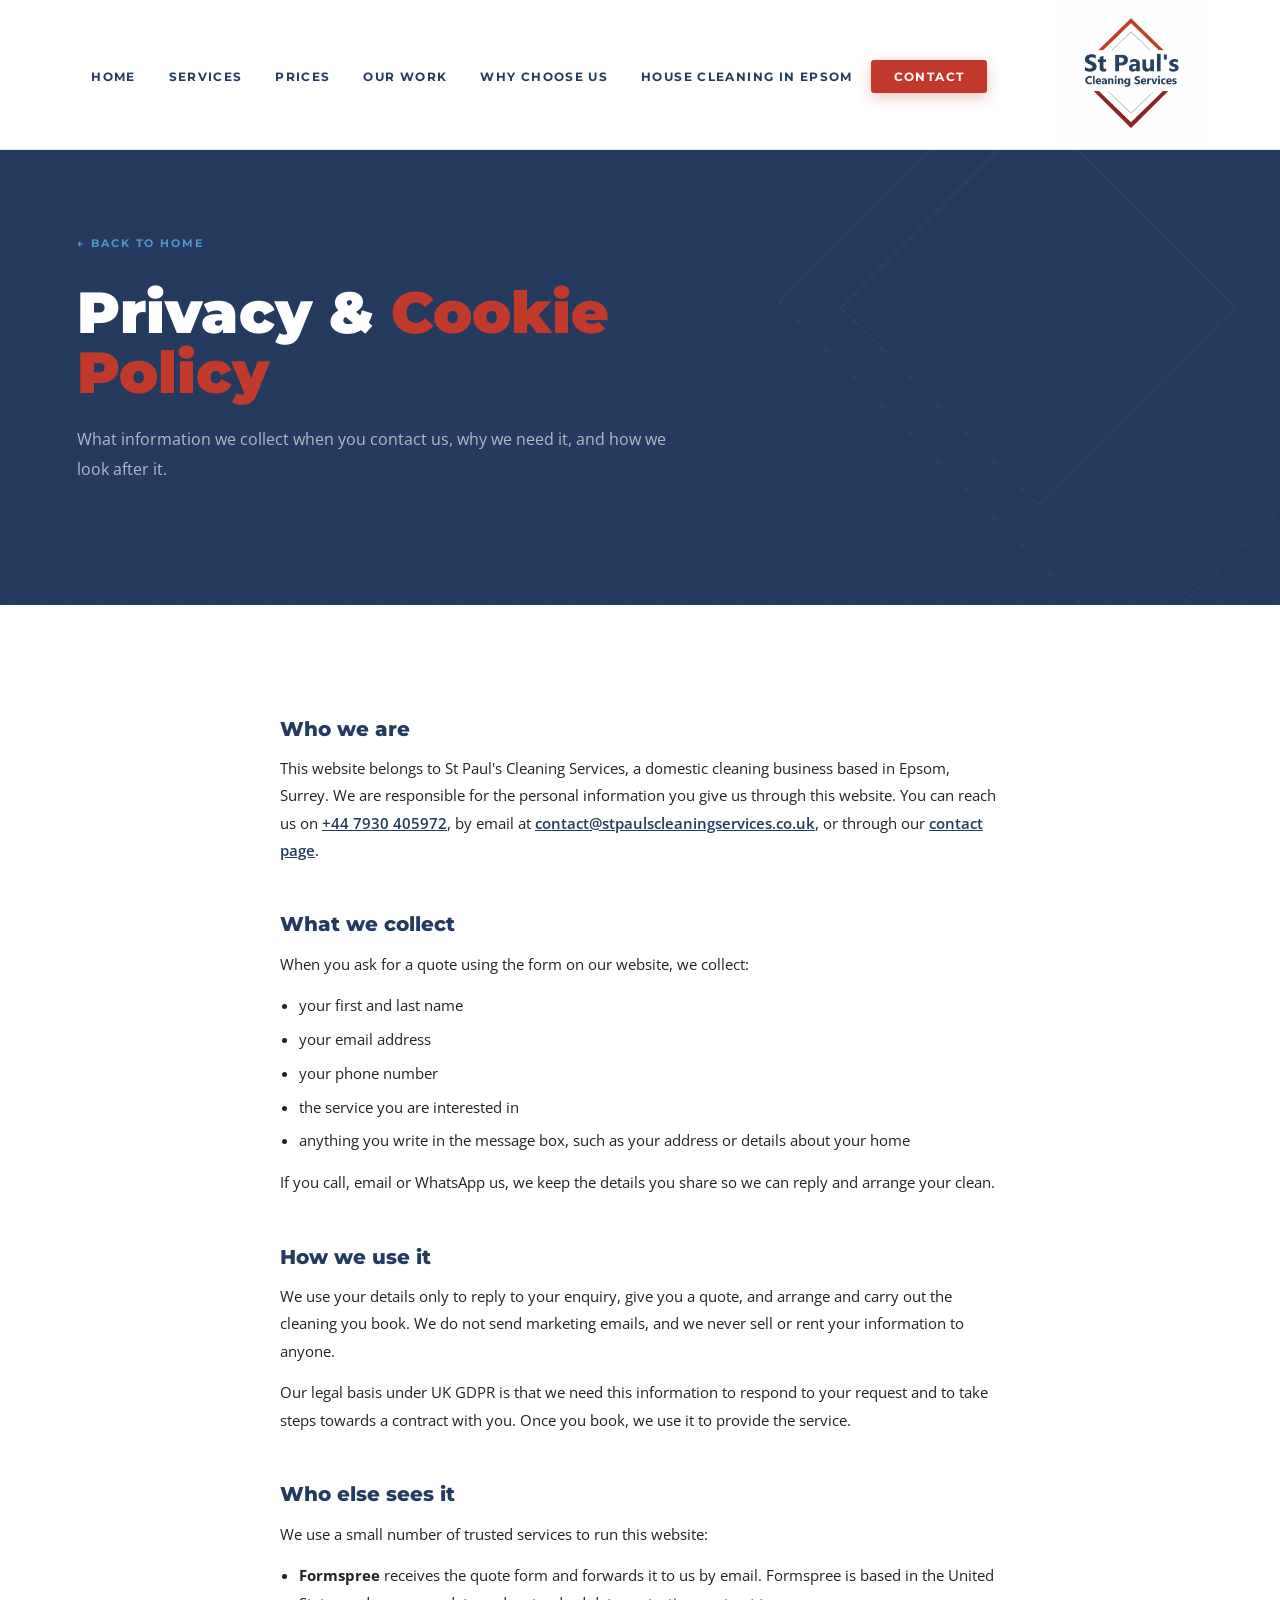
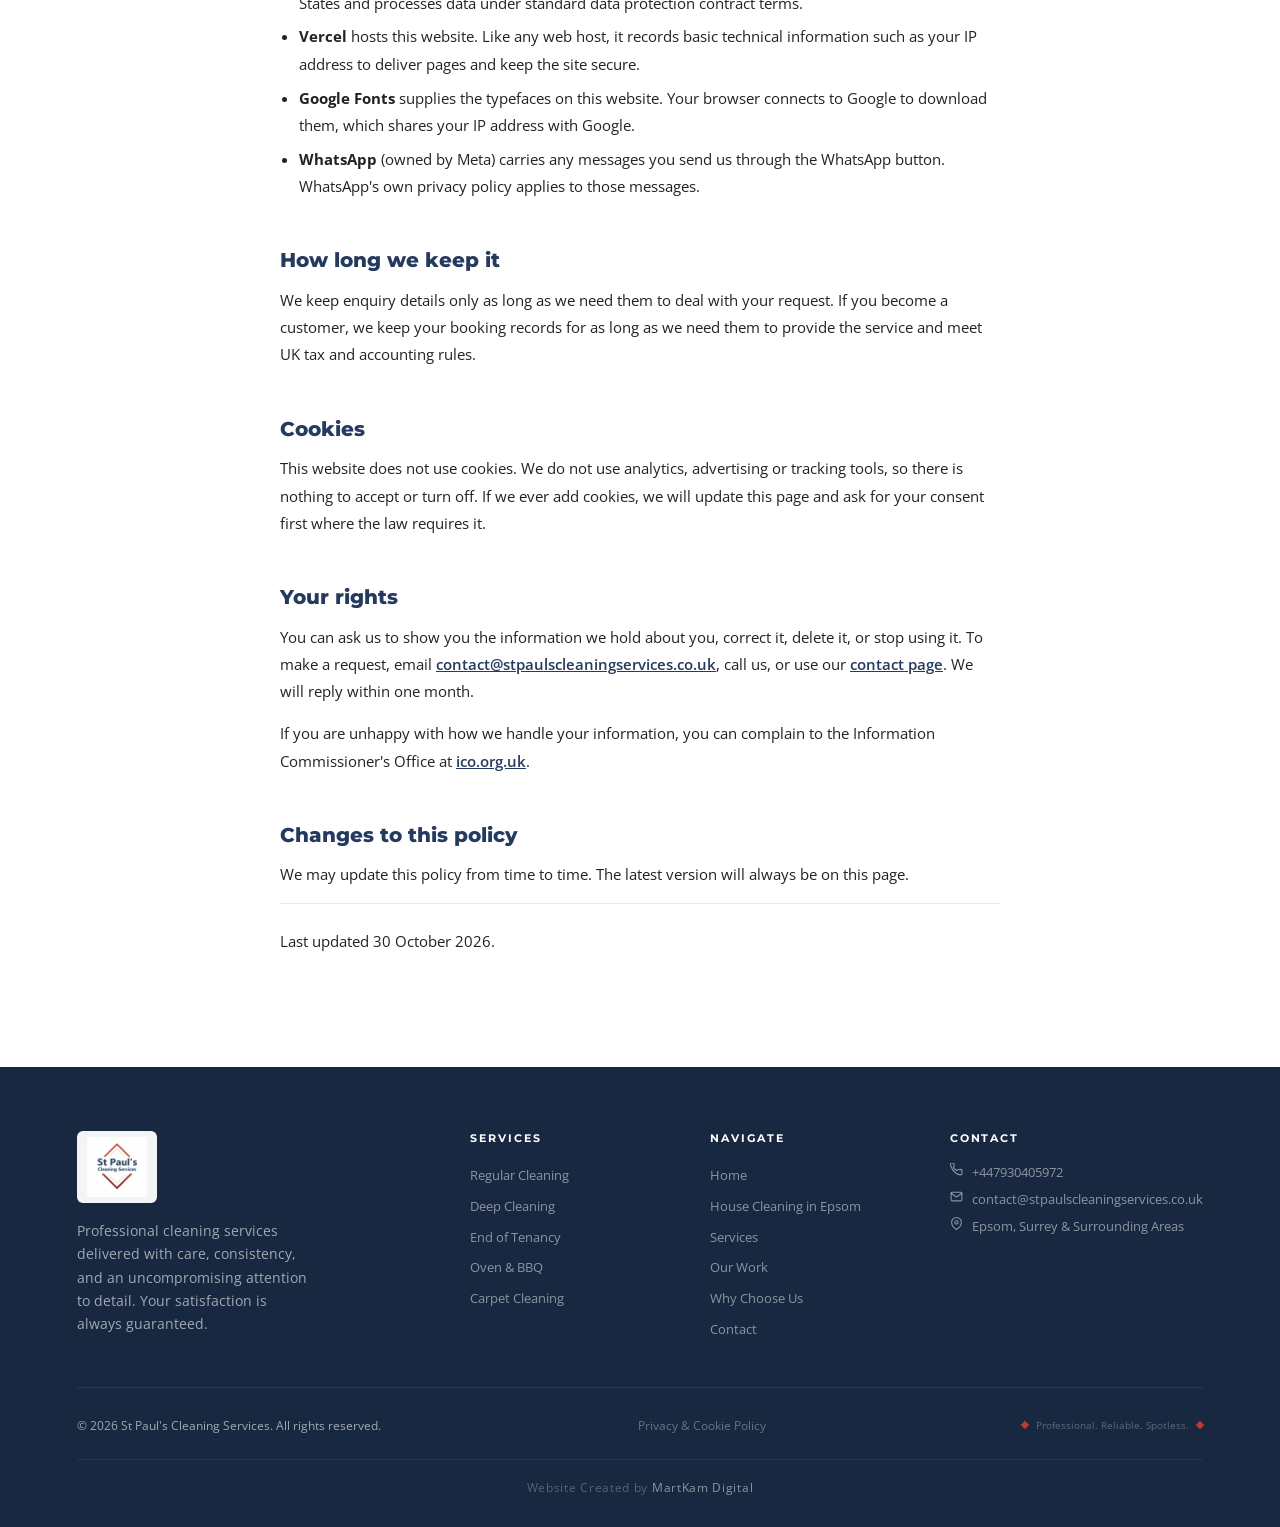
<file: privacy-policy.html>
﻿<!DOCTYPE html>
<html lang="en">
<head>
    <meta charset="UTF-8">
    <meta name="viewport" content="width=device-width, initial-scale=1.0">
    <link rel="icon" type="image/png" href="StPauls-logo.png">
    <link rel="apple-touch-icon" href="StPauls-logo.png">
    <title>Privacy &amp; Cookie Policy | St Paul's Cleaning Services</title>
    <meta name="description" content="How St Paul's Cleaning Services in Epsom, Surrey collects, uses and protects your personal information, and how this website uses cookies.">
    <link rel="canonical" href="https://www.stpaulscleaningservices.co.uk/privacy-policy.html">
    <meta property="og:title" content="Privacy &amp; Cookie Policy | St Paul's Cleaning Services">
    <meta property="og:type" content="website">
    <meta property="og:url" content="https://www.stpaulscleaningservices.co.uk/privacy-policy.html">
    <meta property="og:locale" content="en_GB">
    <meta property="og:site_name" content="St Paul's Cleaning Services">
    <meta name="robots" content="index, follow">
    <script type="application/ld+json">
    {
      "@context": "https://schema.org",
      "@type": "WebPage",
      "@id": "https://www.stpaulscleaningservices.co.uk/privacy-policy.html#webpage",
      "url": "https://www.stpaulscleaningservices.co.uk/privacy-policy.html",
      "name": "Privacy & Cookie Policy | St Paul's Cleaning Services",
      "inLanguage": "en-GB",
      "isPartOf": {"@id": "https://www.stpaulscleaningservices.co.uk/#website"},
      "publisher": {"@id": "https://www.stpaulscleaningservices.co.uk/#business"}
    }
    </script>
    <link href="https://fonts.googleapis.com/css2?family=Montserrat:wght@400;500;600;700;800;900&family=Open+Sans:wght@300;400;500;600&display=swap" rel="stylesheet">
    <style>
        :root {
            --navy:   #243A5E;
            --navy-d: #182840;
            --red:    #C0392B;
            --red-d:  #a93226;
            --blue:   #5DADE2;
            --grey:   #F4F6F7;
            --grey-2: #E4E9EE;
            --white:  #FFFFFF;
            --text:   #222;
            --muted:  #667;
            --nav-h:  150px;
        }
        *, *::before, *::after { margin: 0; padding: 0; box-sizing: border-box; }
        html { scroll-behavior: smooth; }
        body { font-family: 'Open Sans', sans-serif; color: var(--text); overflow-x: hidden; background: var(--white); }

        /* NAV */
        nav { position: fixed; top: 0; left: 0; right: 0; z-index: 300; height: var(--nav-h); background: var(--white); border-bottom: 1px solid var(--grey-2); display: flex; align-items: center; justify-content: space-between; padding: 0 6%; transition: box-shadow 0.3s, height 0.3s; }
        nav.compact { height: 72px; box-shadow: 0 4px 24px rgba(36,58,94,0.1); }
        .nav-links { display: flex; align-items: center; gap: 0.25rem; list-style: none; }
        .nav-links a { font-family: 'Montserrat', sans-serif; font-weight: 700; font-size: 0.72rem; letter-spacing: 0.12em; text-transform: uppercase; text-decoration: none; color: var(--navy); padding: 0.55rem 0.9rem; border-radius: 3px; position: relative; transition: color 0.2s, background 0.2s; }
        .nav-links a:not(.nav-cta):hover { color: var(--red); }
        .nav-links a:not(.nav-cta)::after { content: ''; position: absolute; bottom: 0; left: 0.9rem; right: 0.9rem; height: 2px; background: var(--red); transform: scaleX(0); transform-origin: left; transition: transform 0.3s; }
        .nav-links a:not(.nav-cta):hover::after { transform: scaleX(1); }
        .nav-cta { background: var(--red); color: var(--white) !important; padding: 0.6rem 1.4rem !important; box-shadow: 0 4px 14px rgba(192,57,43,0.3); transition: background 0.2s, transform 0.2s, box-shadow 0.2s !important; }
        .nav-cta:hover { background: var(--red-d) !important; transform: translateY(-1px); box-shadow: 0 8px 20px rgba(192,57,43,0.4) !important; }
        .nav-cta::after { display: none !important; }
        .nav-logo { flex-shrink: 0; }
        .nav-logo img { height: 144px; display: block; transition: height 0.3s; }
        nav.compact .nav-logo img { height: 60px; }
        .hamburger { display: none; flex-direction: column; gap: 5px; cursor: pointer; background: none; border: none; padding: 4px; }
        .hamburger span { display: block; width: 22px; height: 2px; background: var(--navy); transition: all 0.3s; }
        .hamburger.open span:nth-child(1) { transform: rotate(45deg) translate(5px,5px); }
        .hamburger.open span:nth-child(2) { opacity: 0; }
        .hamburger.open span:nth-child(3) { transform: rotate(-45deg) translate(5px,-5px); }
        .mob-menu { display: none; position: fixed; top: 0; left: 0; right: 0; bottom: 0; background: var(--white); flex-direction: column; justify-content: center; align-items: stretch; z-index: 299; padding-top: var(--nav-h); overflow-y: auto; }
        .mob-menu.open { display: flex; }
        .mob-menu a { font-family: 'Montserrat', sans-serif; font-weight: 800; font-size: 1.3rem; letter-spacing: 0.06em; text-transform: uppercase; text-decoration: none; color: var(--navy); padding: 1.5rem 8%; border-bottom: 1px solid var(--grey); text-align: center; transition: background 0.2s, color 0.2s; }
        .mob-menu a:hover { background: var(--grey); }
        .mob-menu a:last-child { color: var(--red); border-bottom: none; }

        /* UTILITIES */
        .sec { padding: 7rem 6%; }
        .sec-narrow { max-width: 1100px; margin: 0 auto; }
        .s-label { font-family: 'Montserrat', sans-serif; font-weight: 700; font-size: 0.68rem; letter-spacing: 0.28em; text-transform: uppercase; color: var(--red); display: inline-flex; align-items: center; gap: 0.7rem; margin-bottom: 1rem; }
        .s-label::before { content: ''; display: inline-block; width: 24px; height: 1.5px; background: var(--red); }
        .s-label.light { color: var(--blue); }
        .s-label.light::before { background: var(--blue); }
        .s-title { font-family: 'Montserrat', sans-serif; font-weight: 900; font-size: clamp(2rem, 3.5vw, 3.2rem); line-height: 1.1; color: var(--navy); }
        .s-title.light { color: var(--white); }
        .s-title em { color: var(--red); font-style: normal; }
        .s-sub { font-size: 0.95rem; color: var(--muted); line-height: 1.8; max-width: 560px; margin-top: 0.9rem; }
        .btn { display: inline-block; text-decoration: none; font-family: 'Montserrat', sans-serif; font-weight: 700; font-size: 0.78rem; letter-spacing: 0.12em; text-transform: uppercase; padding: 0.95rem 2rem; border-radius: 3px; transition: transform 0.2s, box-shadow 0.2s, background 0.2s; border: none; cursor: pointer; }
        .btn-red { background: var(--red); color: var(--white); box-shadow: 0 6px 20px rgba(192,57,43,0.35); }
        .btn-red:hover { background: var(--red-d); transform: translateY(-2px); box-shadow: 0 12px 28px rgba(192,57,43,0.45); }
        .btn-outline-navy { border: 2px solid var(--navy); color: var(--navy); }
        .btn-outline-navy:hover { background: var(--navy); color: var(--white); transform: translateY(-2px); }
        .btn-outline { border: 2px solid rgba(255,255,255,0.4); color: var(--white); }
        .btn-outline:hover { border-color: var(--white); background: rgba(255,255,255,0.08); transform: translateY(-2px); }
        .reveal { opacity: 0; transform: translateY(24px); transition: opacity 0.6s ease, transform 0.6s ease; }
        .reveal.in { opacity: 1; transform: translateY(0); }
        @keyframes fadeUp { from { opacity: 0; transform: translateY(24px); } to { opacity: 1; transform: translateY(0); } }

        /* PAGE HERO */
        .page-hero {
            min-height: 60vh; padding-top: var(--nav-h);
            background: var(--navy); display: flex; align-items: center;
            position: relative; overflow: hidden;
        }
        .page-hero::before {
            content: ''; position: absolute; inset: 0;
            background-image: radial-gradient(rgba(255,255,255,0.03) 1px, transparent 1px);
            background-size: 28px 28px;
        }
        .page-hero-ring {
            position: absolute; transform: rotate(45deg); pointer-events: none;
            border: 1.5px solid rgba(93,173,226,0.12);
        }
        .page-hero-ring-1 { width: 500px; height: 500px; right: -8%; top: 50%; transform: translateY(-50%) rotate(45deg); }
        .page-hero-ring-2 { width: 280px; height: 280px; right: 8%; top: 50%; transform: translateY(-48%) rotate(45deg); }
        .page-hero-inner { position: relative; z-index: 1; padding: 5rem 6%; max-width: 860px; }
        .page-hero-back { display: inline-flex; align-items: center; gap: 0.5rem; font-family: 'Montserrat', sans-serif; font-weight: 700; font-size: 0.68rem; letter-spacing: 0.18em; text-transform: uppercase; color: var(--blue); text-decoration: none; margin-bottom: 2rem; opacity: 0.8; transition: opacity 0.2s; }
        .page-hero-back:hover { opacity: 1; }
        .page-hero-eyebrow { font-family: 'Montserrat', sans-serif; font-weight: 700; font-size: 0.7rem; letter-spacing: 0.26em; text-transform: uppercase; color: var(--blue); display: flex; align-items: center; gap: 0.75rem; margin-bottom: 1.5rem; opacity: 0; animation: fadeUp 0.6s ease forwards 0.1s; }
        .page-hero-eyebrow::before { content: ''; width: 26px; height: 1.5px; background: var(--blue); }
        .page-hero h1 { font-family: 'Montserrat', sans-serif; font-weight: 900; font-size: clamp(2.4rem, 4.5vw, 4rem); color: var(--white); line-height: 1.05; margin-bottom: 1.4rem; opacity: 0; animation: fadeUp 0.6s ease forwards 0.25s; }
        .page-hero h1 span { color: var(--red); }
        .page-hero-desc { font-size: 1rem; color: rgba(255,255,255,0.65); line-height: 1.85; max-width: 600px; margin-bottom: 2.5rem; opacity: 0; animation: fadeUp 0.6s ease forwards 0.4s; }
        .page-hero-btns { display: flex; gap: 1rem; flex-wrap: wrap; opacity: 0; animation: fadeUp 0.6s ease forwards 0.55s; }
        .page-hero-price { display: inline-flex; align-items: baseline; gap: 0.3rem; background: rgba(192,57,43,0.18); border: 1px solid rgba(192,57,43,0.35); border-radius: 4px; padding: 0.9rem 1.5rem; margin-top: 2.5rem; opacity: 0; animation: fadeUp 0.6s ease forwards 0.7s; }
        .page-hero-price strong { font-family: 'Montserrat', sans-serif; font-weight: 900; font-size: 2rem; color: var(--white); }
        .page-hero-price span { font-size: 0.82rem; color: rgba(255,255,255,0.55); font-family: 'Montserrat', sans-serif; }

        /* INCLUDES */
        .includes-grid { display: grid; grid-template-columns: repeat(3, 1fr); gap: 1.5rem; margin-top: 3rem; }
        .include-card { background: var(--white); border: 1.5px solid var(--grey-2); border-radius: 6px; padding: 2rem 1.8rem; transition: transform 0.3s, box-shadow 0.3s, border-color 0.3s; }
        .include-card:hover { transform: translateY(-4px); box-shadow: 0 16px 40px rgba(36,58,94,0.1); border-color: var(--navy); }
        .include-icon { width: 46px; height: 46px; background: var(--grey); border-radius: 50%; display: flex; align-items: center; justify-content: center; margin-bottom: 1.2rem; }
        .include-icon svg { width: 20px; height: 20px; }
        .include-card h3 { font-family: 'Montserrat', sans-serif; font-weight: 800; font-size: 0.95rem; color: var(--navy); margin-bottom: 0.6rem; }
        .include-card p { font-size: 0.85rem; color: var(--muted); line-height: 1.7; }

        /* CHECKLIST */
        .checklist { display: grid; grid-template-columns: 1fr 1fr; gap: 0.75rem 3rem; margin-top: 2rem; }
        .checklist-item { display: flex; align-items: flex-start; gap: 0.75rem; font-size: 0.9rem; color: var(--text); line-height: 1.5; }
        .check-dot { width: 20px; min-width: 20px; height: 20px; background: var(--red); border-radius: 50%; display: flex; align-items: center; justify-content: center; margin-top: 1px; }
        .check-dot svg { width: 10px; height: 10px; }

        /* AREAS */
        .areas-section { background: var(--navy); }
        .areas-grid { display: flex; flex-wrap: wrap; gap: 0.6rem; margin-top: 2.5rem; }
        .area-tag { background: rgba(255,255,255,0.07); border: 1px solid rgba(255,255,255,0.12); color: rgba(255,255,255,0.75); font-family: 'Montserrat', sans-serif; font-weight: 600; font-size: 0.75rem; letter-spacing: 0.08em; padding: 0.45rem 1rem; border-radius: 100px; transition: background 0.2s, border-color 0.2s, color 0.2s; }
        .area-tag:hover { background: rgba(93,173,226,0.15); border-color: var(--blue); color: var(--white); }
        .areas-note { font-size: 0.85rem; color: rgba(255,255,255,0.4); margin-top: 2rem; line-height: 1.6; }

        /* FAQ */
        .faq-list { margin-top: 2.5rem; display: flex; flex-direction: column; gap: 1rem; }
        .faq-item { border: 1.5px solid var(--grey-2); border-radius: 6px; overflow: hidden; }
        .faq-q { font-family: 'Montserrat', sans-serif; font-weight: 700; font-size: 0.9rem; color: var(--navy); padding: 1.4rem 1.6rem; cursor: pointer; display: flex; justify-content: space-between; align-items: center; gap: 1rem; user-select: none; }
        .faq-q svg { flex-shrink: 0; transition: transform 0.3s; }
        .faq-item.open .faq-q svg { transform: rotate(180deg); }
        .faq-a { max-height: 0; overflow: hidden; transition: max-height 0.4s ease, padding 0.3s; font-size: 0.88rem; color: var(--muted); line-height: 1.75; padding: 0 1.6rem; }
        .faq-item.open .faq-a { max-height: 300px; padding: 0 1.6rem 1.4rem; }

        /* CTA BANNER */
        .cta-banner { background: var(--red); padding: 5rem 6%; text-align: center; }
        .cta-banner h2 { font-family: 'Montserrat', sans-serif; font-weight: 900; font-size: clamp(1.8rem, 3vw, 2.8rem); color: var(--white); margin-bottom: 1rem; }
        .cta-banner p { font-size: 0.95rem; color: rgba(255,255,255,0.75); margin-bottom: 2.5rem; max-width: 500px; margin-left: auto; margin-right: auto; line-height: 1.7; }
        .btn-white { background: var(--white); color: var(--red); font-family: 'Montserrat', sans-serif; font-weight: 800; }
        .btn-white:hover { background: var(--grey); transform: translateY(-2px); box-shadow: 0 12px 28px rgba(0,0,0,0.15); }

        /* FOOTER */
        footer { background: var(--navy-d); color: rgba(255,255,255,0.6); padding: 4rem 6% 2rem; }
        .footer-grid { display: grid; grid-template-columns: 1.8fr 1fr 1fr 1fr; gap: 3rem; margin-bottom: 3rem; }
        .footer-brand img { height: 72px; display: block; margin-bottom: 1rem; background: rgba(255,255,255,0.95); border-radius: 6px; padding: 6px 10px; }
        .footer-brand p { font-size: 0.85rem; line-height: 1.7; max-width: 230px; }
        .footer-col h4 { font-family: 'Montserrat', sans-serif; font-weight: 700; font-size: 0.68rem; letter-spacing: 0.18em; text-transform: uppercase; color: var(--white); margin-bottom: 1.1rem; }
        .footer-col ul { list-style: none; display: flex; flex-direction: column; gap: 0.55rem; }
        .footer-col a { color: rgba(255,255,255,0.5); text-decoration: none; font-size: 0.84rem; transition: color 0.2s; }
        .footer-col a:hover { color: var(--blue); }
        .footer-contact-row { display: flex; gap: 0.6rem; align-items: flex-start; font-size: 0.84rem; color: rgba(255,255,255,0.5); margin-bottom: 0.55rem; }
        .footer-bottom { border-top: 1px solid rgba(255,255,255,0.08); padding-top: 1.8rem; display: flex; justify-content: space-between; align-items: center; flex-wrap: wrap; gap: 1rem; font-size: 0.78rem; }
        .footer-legal { display: flex; gap: 1.5rem; flex-wrap: wrap; }
        .footer-legal a { color: rgba(255,255,255,0.35); text-decoration: none; font-size: 0.75rem; transition: color 0.2s; }
        .footer-legal a:hover { color: rgba(255,255,255,0.7); }
        .footer-mark { display: flex; align-items: center; gap: 0.5rem; color: rgba(255,255,255,0.3); }
        .footer-mark span { width: 6px; height: 6px; background: var(--red); transform: rotate(45deg); display: inline-block; }
        .footer-credit { margin-top: 1.6rem; padding-top: 1.2rem; border-top: 1px solid rgba(255,255,255,0.06); text-align: center; font-size: 0.72rem; letter-spacing: 0.06em; color: rgba(255,255,255,0.28); }
        .footer-credit a { color: rgba(255,255,255,0.5); text-decoration: none; transition: color 0.2s; }
        .footer-credit a:hover, .footer-credit a:focus-visible { color: var(--red); }

        /* TWO-COL LAYOUT */
        .two-col { display: grid; grid-template-columns: 1fr 1fr; gap: 5rem; align-items: start; }

        /* LEGAL PAGE */
        .legal { max-width: 720px; margin: 0 auto; }
        .legal h2 { font-family: 'Montserrat', sans-serif; font-weight: 800; font-size: 1.25rem; color: var(--navy); margin: 3rem 0 0.9rem; }
        .legal h2:first-child { margin-top: 0; }
        .legal p, .legal li { font-size: 0.95rem; color: var(--text); line-height: 1.8; }
        .legal p + p { margin-top: 0.9rem; }
        .legal ul { margin: 0.9rem 0 0 1.2rem; }
        .legal li + li { margin-top: 0.4rem; }
        .legal ul + p { margin-top: 0.9rem; }
        .legal a { color: var(--navy); font-weight: 600; }
        .legal a:hover, .legal a:focus-visible { color: var(--red); }
        .legal-updated { font-size: 0.85rem; color: var(--muted); margin-top: 3rem; padding-top: 1.5rem; border-top: 1px solid var(--grey-2); }

        /* RESPONSIVE */
        @media (max-width: 1024px) { .footer-grid { grid-template-columns: 1fr 1fr; gap: 2rem; } .includes-grid { grid-template-columns: 1fr 1fr; } .two-col { grid-template-columns: 1fr; gap: 3rem; } }
        @media (max-width: 768px) { :root { --nav-h: 100px; } .nav-links { display: none; } .hamburger { display: flex; } .footer-grid { grid-template-columns: 1fr; } .includes-grid { grid-template-columns: 1fr; } .checklist { grid-template-columns: 1fr; } .nav-logo img { height: 80px; } nav.compact .nav-logo img { height: 48px; } }
        @media (max-width: 480px) { .sec { padding: 5rem 5%; } }
        /* Long nav labels wrap below this width, so use the menu button instead */
        @media (max-width: 1199px) { .nav-links { display: none; } .hamburger { display: flex; } }
    </style>
    <link rel="stylesheet" href="whatsapp.css?v=1">
</head>
<body>

<nav id="navbar">
    <ul class="nav-links">
        <li><a href="index.html#hero">Home</a></li>
        <li><a href="index.html#services">Services</a></li>
        <li><a href="index.html#prices">Prices</a></li>
        <li><a href="index.html#our-work">Our Work</a></li>
        <li><a href="index.html#about">Why Choose Us</a></li>
        <li><a href="areas-epsom.html">House Cleaning in Epsom</a></li>
        <li><a href="index.html#contact" class="nav-cta">Contact</a></li>
    </ul>
    <button class="hamburger" id="hamburger" aria-label="Toggle menu">
        <span></span><span></span><span></span>
    </button>
    <div class="nav-logo">
        <a href="index.html"><img src="StPauls-logo.png" alt="St Paul's Cleaning Services"></a>
    </div>
</nav>

<div class="mob-menu" id="mobMenu">
    <a href="index.html#hero">Home</a>
    <a href="index.html#services">Services</a>
    <a href="index.html#prices">Prices</a>
    <a href="index.html#our-work">Our Work</a>
    <a href="index.html#about">Why Choose Us</a>
    <a href="areas-epsom.html">House Cleaning in Epsom</a>
    <a href="index.html#contact">Contact</a>
</div>

<!-- HERO -->
<section class="page-hero">
    <div class="page-hero-ring page-hero-ring-1"></div>
    <div class="page-hero-ring page-hero-ring-2"></div>
    <div class="page-hero-inner">
        <a class="page-hero-back" href="index.html">← Back to Home</a>
        <h1>Privacy &amp; <span>Cookie Policy</span></h1>
        <p class="page-hero-desc">What information we collect when you contact us, why we need it, and how we look after it.</p>
    </div>
</section>

<!-- POLICY -->
<section class="sec" style="background: var(--white);">
    <div class="legal">
        <h2>Who we are</h2>
        <p>This website belongs to St Paul's Cleaning Services, a domestic cleaning business based in Epsom, Surrey. We are responsible for the personal information you give us through this website. You can reach us on <a href="tel:+447930405972">+44 7930 405972</a>, by email at <a href="mailto:contact@stpaulscleaningservices.co.uk">contact@stpaulscleaningservices.co.uk</a>, or through our <a href="contact.html">contact page</a>.</p>

        <h2>What we collect</h2>
        <p>When you ask for a quote using the form on our website, we collect:</p>
        <ul>
            <li>your first and last name</li>
            <li>your email address</li>
            <li>your phone number</li>
            <li>the service you are interested in</li>
            <li>anything you write in the message box, such as your address or details about your home</li>
        </ul>
        <p>If you call, email or WhatsApp us, we keep the details you share so we can reply and arrange your clean.</p>

        <h2>How we use it</h2>
        <p>We use your details only to reply to your enquiry, give you a quote, and arrange and carry out the cleaning you book. We do not send marketing emails, and we never sell or rent your information to anyone.</p>
        <p>Our legal basis under UK GDPR is that we need this information to respond to your request and to take steps towards a contract with you. Once you book, we use it to provide the service.</p>

        <h2>Who else sees it</h2>
        <p>We use a small number of trusted services to run this website:</p>
        <ul>
            <li><strong>Formspree</strong> receives the quote form and forwards it to us by email. Formspree is based in the United States and processes data under standard data protection contract terms.</li>
            <li><strong>Vercel</strong> hosts this website. Like any web host, it records basic technical information such as your IP address to deliver pages and keep the site secure.</li>
            <li><strong>Google Fonts</strong> supplies the typefaces on this website. Your browser connects to Google to download them, which shares your IP address with Google.</li>
            <li><strong>WhatsApp</strong> (owned by Meta) carries any messages you send us through the WhatsApp button. WhatsApp's own privacy policy applies to those messages.</li>
        </ul>

        <h2>How long we keep it</h2>
        <p>We keep enquiry details only as long as we need them to deal with your request. If you become a customer, we keep your booking records for as long as we need them to provide the service and meet UK tax and accounting rules.</p>

        <h2>Cookies</h2>
        <p>This website does not use cookies. We do not use analytics, advertising or tracking tools, so there is nothing to accept or turn off. If we ever add cookies, we will update this page and ask for your consent first where the law requires it.</p>

        <h2>Your rights</h2>
        <p>You can ask us to show you the information we hold about you, correct it, delete it, or stop using it. To make a request, email <a href="mailto:contact@stpaulscleaningservices.co.uk">contact@stpaulscleaningservices.co.uk</a>, call us, or use our <a href="contact.html">contact page</a>. We will reply within one month.</p>
        <p>If you are unhappy with how we handle your information, you can complain to the Information Commissioner's Office at <a href="https://ico.org.uk/make-a-complaint/" target="_blank" rel="noopener">ico.org.uk</a>.</p>

        <h2>Changes to this policy</h2>
        <p>We may update this policy from time to time. The latest version will always be on this page.</p>

        <p class="legal-updated">Last updated 30 October 2026.</p>
    </div>
</section>

<!-- FOOTER -->
<footer>
    <div class="footer-grid">
        <div class="footer-brand">
            <img src="StPauls-logo.png" alt="St Paul's Cleaning Services">
            <p>Professional cleaning services delivered with care, consistency, and an uncompromising attention to detail. Your satisfaction is always guaranteed.</p>
        </div>
        <div class="footer-col">
            <h4>Services</h4>
            <ul>
                <li><a href="regular-cleaning.html">Regular Cleaning</a></li>
                <li><a href="deep-clean.html">Deep Cleaning</a></li>
                <li><a href="deep-clean.html">End of Tenancy</a></li>
                <li><a href="oven-cleaning.html">Oven &amp; BBQ</a></li>
                <li><a href="carpet-cleaning.html">Carpet Cleaning</a></li>
            </ul>
        </div>
        <div class="footer-col">
            <h4>Navigate</h4>
            <ul>
                <li><a href="index.html">Home</a></li>
                <li><a href="areas-epsom.html">House Cleaning in Epsom</a></li>
                <li><a href="index.html#services">Services</a></li>
                <li><a href="index.html#our-work">Our Work</a></li>
                <li><a href="index.html#about">Why Choose Us</a></li>
                <li><a href="index.html#contact">Contact</a></li>
            </ul>
        </div>
        <div class="footer-col">
            <h4>Contact</h4>
            <div class="footer-contact-row">
                <svg width="13" height="13" viewBox="0 0 24 24" fill="none" stroke="currentColor" stroke-width="2"><path d="M22 16.92v3a2 2 0 01-2.18 2 19.79 19.79 0 01-8.63-3.07A19.5 19.5 0 013.07 8.81a19.79 19.79 0 01-3.07-8.68A2 2 0 012 0h3a2 2 0 012 1.72c.127.96.361 1.903.7 2.81a2 2 0 01-.45 2.11L6.09 7.91a16 16 0 006 6l1.27-1.27a2 2 0 012.11-.45c.907.339 1.85.573 2.81.7A2 2 0 0122 14.92z"/></svg>
                <span>+447930405972</span>
            </div>
            <div class="footer-contact-row">
                <svg width="13" height="13" viewBox="0 0 24 24" fill="none" stroke="currentColor" stroke-width="2"><path d="M4 4h16c1.1 0 2 .9 2 2v12c0 1.1-.9 2-2 2H4c-1.1 0-2-.9-2-2V6c0-1.1.9-2 2-2z"/><polyline points="22,6 12,13 2,6"/></svg>
                <span>contact@stpaulscleaningservices.co.uk</span>
            </div>
            <div class="footer-contact-row">
                <svg width="13" height="13" viewBox="0 0 24 24" fill="none" stroke="currentColor" stroke-width="2"><path d="M21 10c0 7-9 13-9 13s-9-6-9-13a9 9 0 0118 0z"/><circle cx="12" cy="10" r="3"/></svg>
                <span>Epsom, Surrey &amp; Surrounding Areas</span>
            </div>
        </div>
    </div>
    <div class="footer-bottom">
        <span>&copy; 2026 St Paul's Cleaning Services. All rights reserved.</span>
        <div class="footer-legal"><a href="privacy-policy.html" aria-current="page">Privacy &amp; Cookie Policy</a></div>
        <div class="footer-mark"><span></span><small>Professional. Reliable. Spotless.</small><span></span></div>
    </div>
    <div class="footer-credit">
        Website Created by <a href="https://www.martkamdigital.com/" target="_blank" rel="noopener">MartKam Digital</a>
    </div>
</footer>

<script>
    const navbar = document.getElementById('navbar');
    window.addEventListener('scroll', () => { navbar.classList.toggle('compact', window.scrollY > 40); }, { passive: true });
    const hamburger = document.getElementById('hamburger');
    const mobMenu = document.getElementById('mobMenu');
    hamburger.addEventListener('click', () => { hamburger.classList.toggle('open'); mobMenu.classList.toggle('open'); if (mobMenu.classList.contains('open')) { mobMenu.style.paddingTop = navbar.offsetHeight + 'px'; document.body.style.overflow = 'hidden'; } else { document.body.style.overflow = ''; } });
    mobMenu.querySelectorAll('a').forEach(a => a.addEventListener('click', () => { hamburger.classList.remove('open'); mobMenu.classList.remove('open'); document.body.style.overflow = ''; }));
    const revealObserver = new IntersectionObserver((entries) => { entries.forEach((entry, i) => { if (entry.isIntersecting) { setTimeout(() => entry.target.classList.add('in'), i * 80); revealObserver.unobserve(entry.target); } }); }, { threshold: 0.1 });
    document.querySelectorAll('.reveal').forEach(el => revealObserver.observe(el));
    document.querySelectorAll('.faq-item').forEach(item => {
        item.querySelector('.faq-q').addEventListener('click', () => {
            const isOpen = item.classList.contains('open');
            document.querySelectorAll('.faq-item').forEach(i => i.classList.remove('open'));
            if (!isOpen) item.classList.add('open');
        });
    });
</script>

<!-- Sticky WhatsApp button (mobile) -->
<a class="wa-sticky" href="https://wa.me/447930405972?text=Hi%20St%20Paul's%2C%20I'd%20like%20a%20quote%20for%20a%20clean." target="_blank" rel="noopener" aria-label="Chat with us on WhatsApp"><svg class="wa-icon" viewBox="0 0 24 24" aria-hidden="true" focusable="false"><path d="M17.472 14.382c-.297-.149-1.758-.867-2.03-.967-.273-.099-.471-.148-.67.15-.197.297-.767.966-.94 1.164-.173.199-.347.223-.644.075-.297-.15-1.255-.463-2.39-1.475-.883-.788-1.48-1.761-1.653-2.059-.173-.297-.018-.458.13-.606.134-.133.298-.347.446-.52.149-.174.198-.298.298-.497.099-.198.05-.371-.025-.52-.075-.149-.669-1.612-.916-2.207-.242-.579-.487-.5-.669-.51-.173-.008-.371-.01-.57-.01-.198 0-.52.074-.792.372-.272.297-1.04 1.016-1.04 2.479 0 1.462 1.065 2.875 1.213 3.074.149.198 2.096 3.2 5.077 4.487.709.306 1.262.489 1.694.625.712.227 1.36.195 1.871.118.571-.085 1.758-.719 2.006-1.413.248-.694.248-1.289.173-1.413-.074-.124-.272-.198-.57-.347m-5.421 7.403h-.004a9.87 9.87 0 01-5.031-1.378l-.361-.214-3.741.982.998-3.648-.235-.374a9.86 9.86 0 01-1.51-5.26c.001-5.45 4.436-9.884 9.888-9.884 2.64 0 5.122 1.03 6.988 2.898a9.825 9.825 0 012.893 6.994c-.003 5.45-4.437 9.884-9.885 9.884m8.413-18.297A11.815 11.815 0 0012.05 0C5.495 0 .16 5.335.157 11.892c0 2.096.547 4.142 1.588 5.945L.057 24l6.305-1.654a11.882 11.882 0 005.683 1.448h.005c6.554 0 11.89-5.335 11.893-11.893a11.821 11.821 0 00-3.48-8.413Z"/></svg><span>WhatsApp us</span></a>
<script src="whatsapp.js?v=1" defer></script>
</body>
</html>
</file>
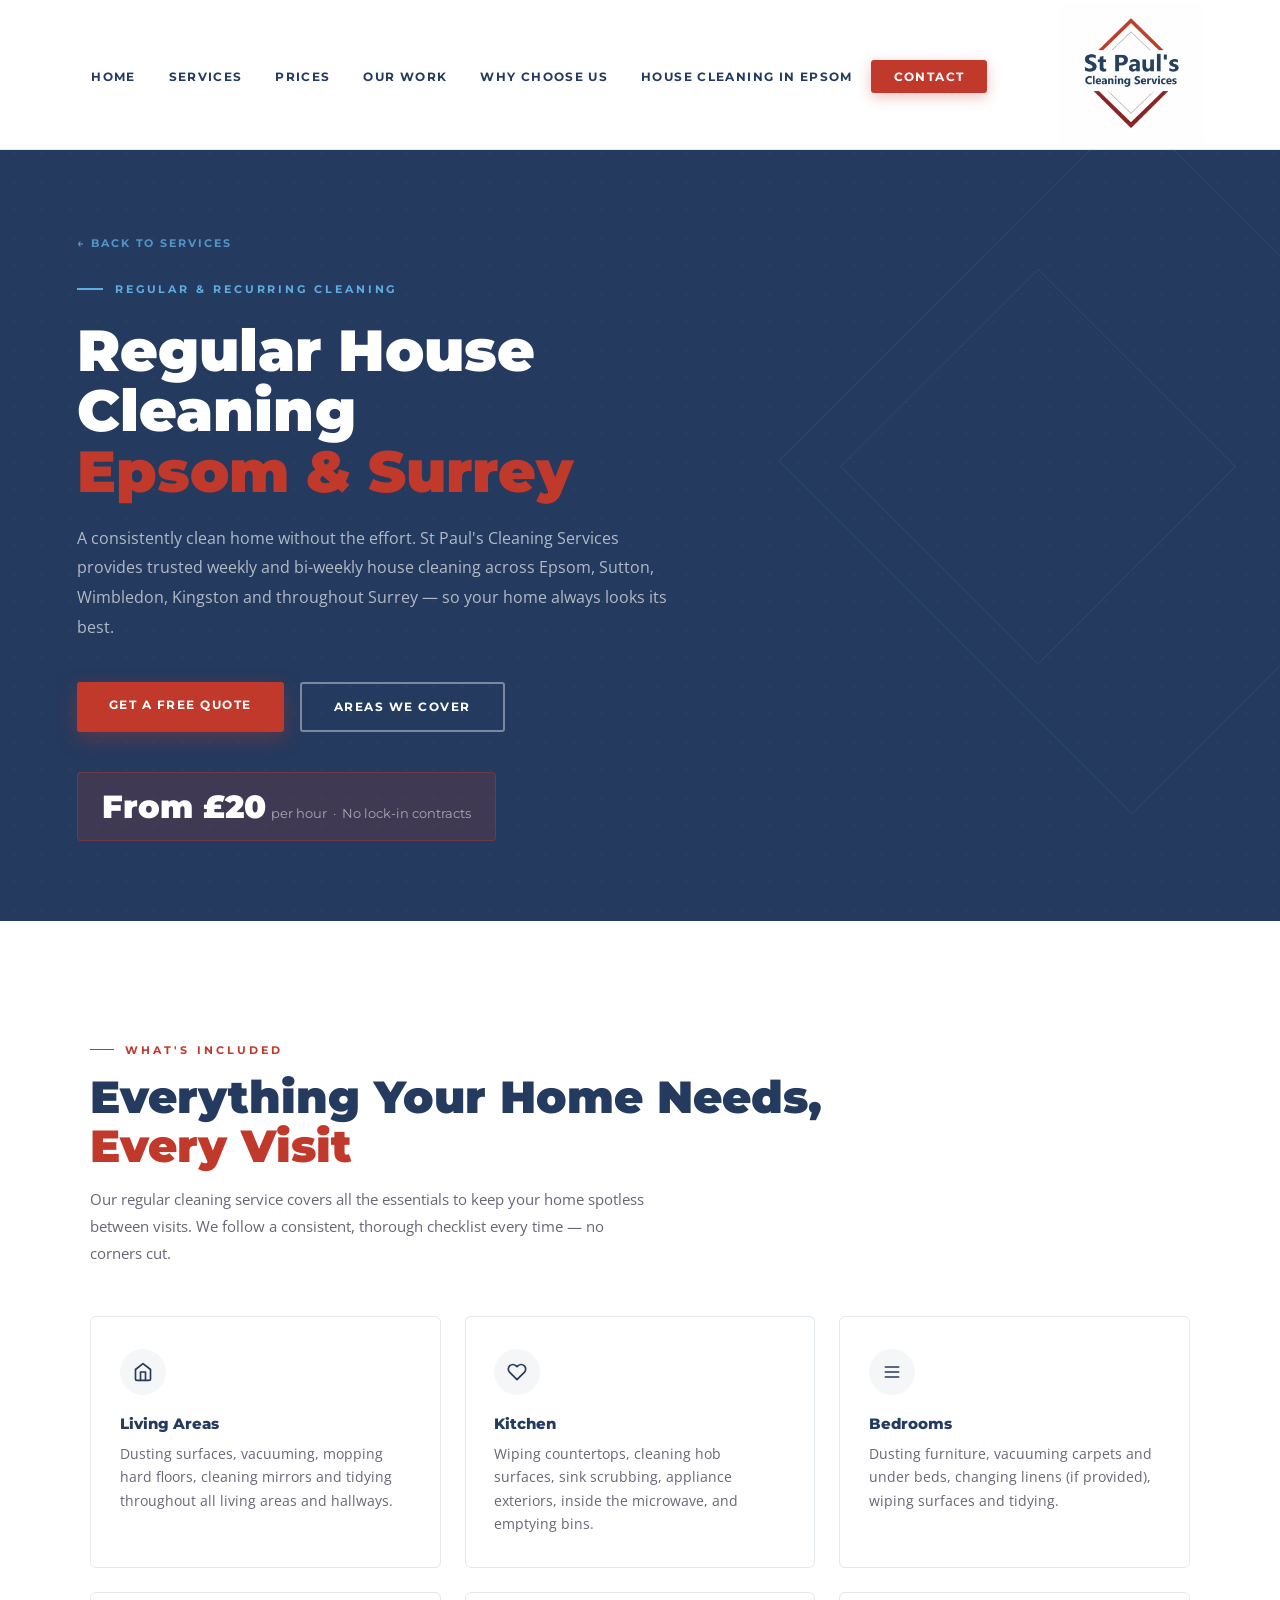
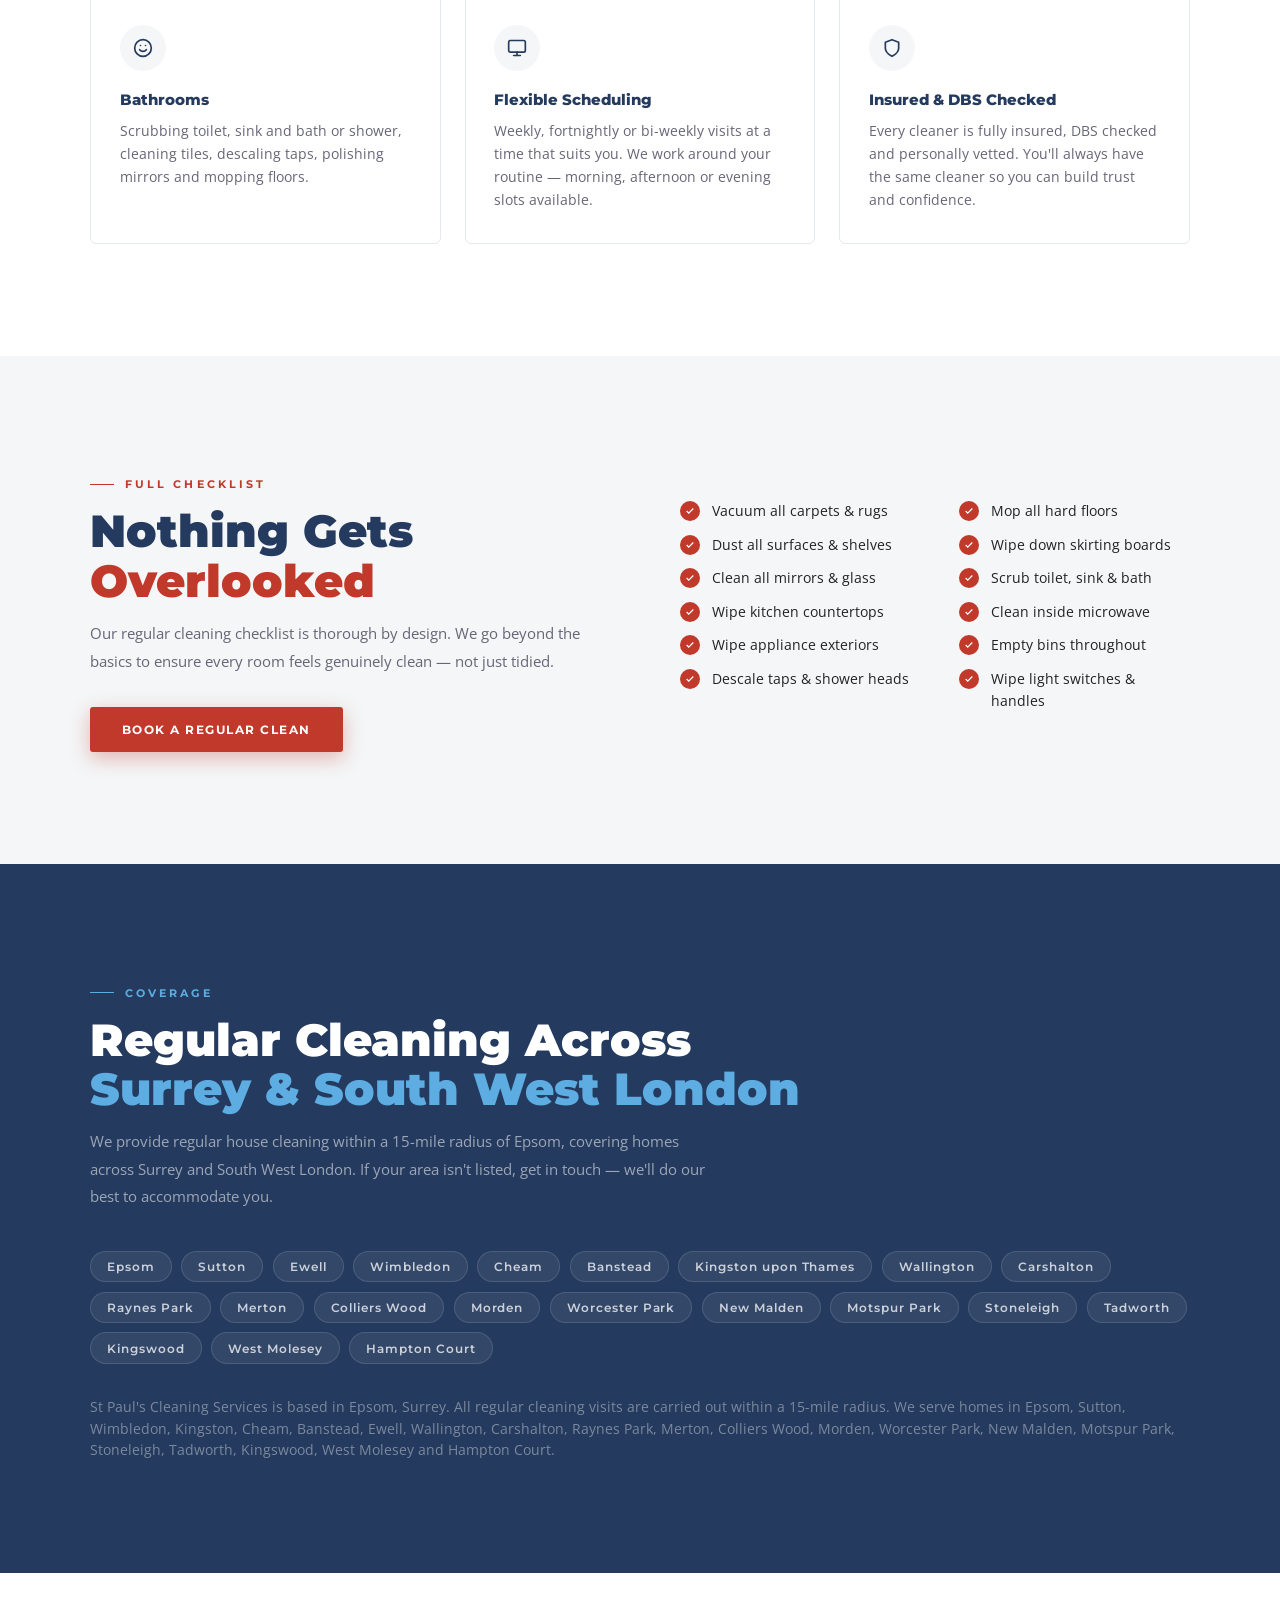
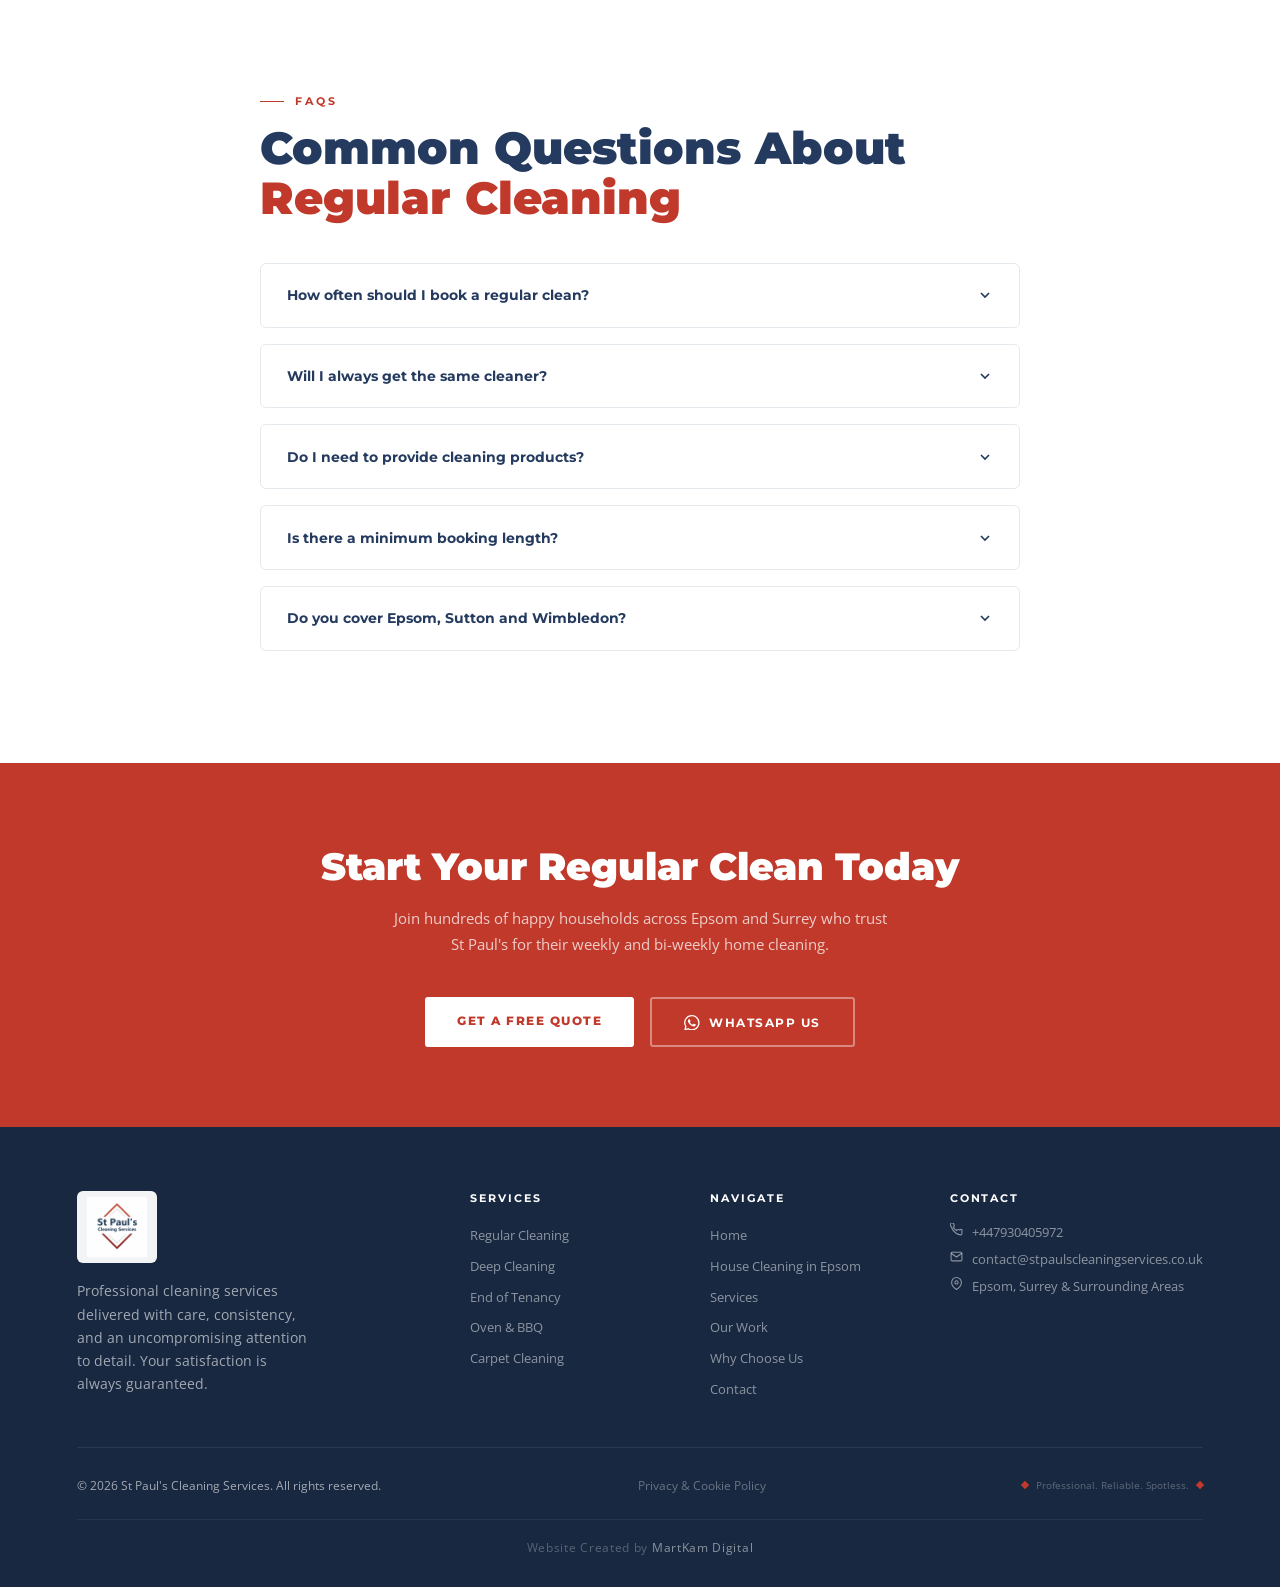
<file: regular-cleaning.html>
﻿<!DOCTYPE html>
<html lang="en">
<head>
    <meta charset="UTF-8">
    <meta name="viewport" content="width=device-width, initial-scale=1.0">
    <link rel="icon" type="image/png" href="StPauls-logo.png">
    <link rel="apple-touch-icon" href="StPauls-logo.png">
    <title>Regular House Cleaning in Epsom & Surrey | St Paul's Cleaning Services</title>
    <meta name="description" content="Professional regular house cleaning in Epsom, Sutton, Wimbledon, Kingston, Cheam, Banstead and across Surrey. Weekly & bi-weekly cleans from £20/hr. Fully insured & DBS checked.">
    <link rel="canonical" href="https://www.stpaulscleaningservices.co.uk/regular-cleaning.html">
    <!-- Open Graph -->
    <meta property="og:title" content="Regular House Cleaning Epsom & Surrey | St Paul's Cleaning Services">
    <meta property="og:description" content="Reliable weekly, fortnightly or monthly house cleaning in Epsom & Surrey. From £20/hr. Same trusted cleaner every visit. Fully insured & DBS checked.">
    <meta property="og:type" content="website">
    <meta property="og:url" content="https://www.stpaulscleaningservices.co.uk/regular-cleaning.html">
    <meta property="og:locale" content="en_GB">
    <meta property="og:site_name" content="St Paul's Cleaning Services">
    <!-- Twitter Card -->
    <meta name="twitter:card" content="summary">
    <meta name="twitter:title" content="Regular House Cleaning Epsom & Surrey | St Paul's">
    <meta name="twitter:description" content="Weekly, fortnightly or monthly house cleaning in Epsom & Surrey. From £20/hr. Fully insured & DBS checked.">
    <!-- Geo -->
    <meta name="geo.region" content="GB-SRY">
    <meta name="geo.placename" content="Epsom, Surrey">
    <meta name="geo.position" content="51.3337;-0.2685">
    <meta name="ICBM" content="51.3337, -0.2685">
    <meta name="robots" content="index, follow">
    <!-- Schema: Service + WebPage + BreadcrumbList + FAQPage -->
    <script type="application/ld+json">
    {
      "@context": "https://schema.org",
      "@graph": [
        {
          "@type": "Service",
          "@id": "https://www.stpaulscleaningservices.co.uk/regular-cleaning.html#service",
          "name": "Regular House Cleaning Epsom & Surrey",
          "description": "Scheduled weekly, fortnightly or monthly domestic cleaning service across Epsom, Surrey and surrounding areas.",
          "provider": {"@id": "https://www.stpaulscleaningservices.co.uk/#business"},
          "areaServed": [{"@type": "City", "name": "Epsom"}, {"@type": "City", "name": "Ewell"}, {"@type": "City", "name": "Ashtead"}, {"@type": "City", "name": "Leatherhead"}, {"@type": "City", "name": "Tadworth"}, {"@type": "City", "name": "Banstead"}, {"@type": "City", "name": "Cheam"}, {"@type": "City", "name": "Sutton"}],
          "offers": {
            "@type": "Offer",
            "price": "20",
            "priceCurrency": "GBP",
            "priceSpecification": {"@type": "UnitPriceSpecification", "price": "20", "priceCurrency": "GBP", "unitText": "per hour"},
            "availability": "https://schema.org/InStock"
          },
          "serviceType": "Regular Domestic Cleaning",
          "category": "Domestic Cleaning"
        },
        {
          "@type": "WebPage",
          "@id": "https://www.stpaulscleaningservices.co.uk/regular-cleaning.html#webpage",
          "url": "https://www.stpaulscleaningservices.co.uk/regular-cleaning.html",
          "name": "Regular House Cleaning in Epsom & Surrey | St Paul's Cleaning Services",
          "description": "Professional regular house cleaning in Epsom and Surrey. Weekly, fortnightly or monthly visits from £20/hr.",
          "inLanguage": "en-GB",
          "isPartOf": {"@id": "https://www.stpaulscleaningservices.co.uk/#website"},
          "breadcrumb": {
            "@type": "BreadcrumbList",
            "itemListElement": [
              {"@type": "ListItem", "position": 1, "name": "Home", "item": "https://www.stpaulscleaningservices.co.uk/"},
              {"@type": "ListItem", "position": 2, "name": "Services", "item": "https://www.stpaulscleaningservices.co.uk/#services"},
              {"@type": "ListItem", "position": 3, "name": "Regular Cleaning", "item": "https://www.stpaulscleaningservices.co.uk/regular-cleaning.html"}
            ]
          }
        },
        {
          "@type": "FAQPage",
          "mainEntity": [
            {"@type": "Question", "name": "How much does regular house cleaning cost in Epsom?", "acceptedAnswer": {"@type": "Answer", "text": "Our regular house cleaning service in Epsom starts from £20 per hour. The total cost depends on your property size and your preferred frequency — weekly, fortnightly or monthly. We provide free, fixed quotes agreed upfront."}},
            {"@type": "Question", "name": "Will I have the same cleaner each visit?", "acceptedAnswer": {"@type": "Answer", "text": "Yes. We assign a dedicated cleaner to your home so you build a relationship of trust and consistency. Your cleaner will get to know your home, your preferences and your routine."}},
            {"@type": "Question", "name": "Do I need to provide cleaning products?", "acceptedAnswer": {"@type": "Answer", "text": "No — we bring all professional-grade, eco-friendly cleaning products and equipment. If you have any preferences or sensitivities, just let us know and we'll accommodate."}}
          ]
        }
      ]
    }
    </script>
    <link href="https://fonts.googleapis.com/css2?family=Montserrat:wght@400;500;600;700;800;900&family=Open+Sans:wght@300;400;500;600&display=swap" rel="stylesheet">
    <style>
        :root {
            --navy:   #243A5E;
            --navy-d: #182840;
            --red:    #C0392B;
            --red-d:  #a93226;
            --blue:   #5DADE2;
            --grey:   #F4F6F7;
            --grey-2: #E4E9EE;
            --white:  #FFFFFF;
            --text:   #222;
            --muted:  #667;
            --nav-h:  150px;
        }
        *, *::before, *::after { margin: 0; padding: 0; box-sizing: border-box; }
        html { scroll-behavior: smooth; }
        body { font-family: 'Open Sans', sans-serif; color: var(--text); overflow-x: hidden; background: var(--white); }

        /* NAV */
        nav { position: fixed; top: 0; left: 0; right: 0; z-index: 300; height: var(--nav-h); background: var(--white); border-bottom: 1px solid var(--grey-2); display: flex; align-items: center; justify-content: space-between; padding: 0 6%; transition: box-shadow 0.3s, height 0.3s; }
        nav.compact { height: 72px; box-shadow: 0 4px 24px rgba(36,58,94,0.1); }
        .nav-links { display: flex; align-items: center; gap: 0.25rem; list-style: none; }
        .nav-links a { font-family: 'Montserrat', sans-serif; font-weight: 700; font-size: 0.72rem; letter-spacing: 0.12em; text-transform: uppercase; text-decoration: none; color: var(--navy); padding: 0.55rem 0.9rem; border-radius: 3px; position: relative; transition: color 0.2s, background 0.2s; }
        .nav-links a:not(.nav-cta):hover { color: var(--red); }
        .nav-links a:not(.nav-cta)::after { content: ''; position: absolute; bottom: 0; left: 0.9rem; right: 0.9rem; height: 2px; background: var(--red); transform: scaleX(0); transform-origin: left; transition: transform 0.3s; }
        .nav-links a:not(.nav-cta):hover::after { transform: scaleX(1); }
        .nav-cta { background: var(--red); color: var(--white) !important; padding: 0.6rem 1.4rem !important; box-shadow: 0 4px 14px rgba(192,57,43,0.3); transition: background 0.2s, transform 0.2s, box-shadow 0.2s !important; }
        .nav-cta:hover { background: var(--red-d) !important; transform: translateY(-1px); box-shadow: 0 8px 20px rgba(192,57,43,0.4) !important; }
        .nav-cta::after { display: none !important; }
        .nav-logo { flex-shrink: 0; }
        .nav-logo img { height: 144px; display: block; transition: height 0.3s; }
        nav.compact .nav-logo img { height: 60px; }
        .hamburger { display: none; flex-direction: column; gap: 5px; cursor: pointer; background: none; border: none; padding: 4px; }
        .hamburger span { display: block; width: 22px; height: 2px; background: var(--navy); transition: all 0.3s; }
        .hamburger.open span:nth-child(1) { transform: rotate(45deg) translate(5px,5px); }
        .hamburger.open span:nth-child(2) { opacity: 0; }
        .hamburger.open span:nth-child(3) { transform: rotate(-45deg) translate(5px,-5px); }
        .mob-menu { display: none; position: fixed; top: 0; left: 0; right: 0; bottom: 0; background: var(--white); flex-direction: column; justify-content: center; align-items: stretch; z-index: 299; padding-top: var(--nav-h); overflow-y: auto; }
        .mob-menu.open { display: flex; }
        .mob-menu a { font-family: 'Montserrat', sans-serif; font-weight: 800; font-size: 1.3rem; letter-spacing: 0.06em; text-transform: uppercase; text-decoration: none; color: var(--navy); padding: 1.5rem 8%; border-bottom: 1px solid var(--grey); text-align: center; transition: background 0.2s, color 0.2s; }
        .mob-menu a:hover { background: var(--grey); }
        .mob-menu a:last-child { color: var(--red); border-bottom: none; }

        /* UTILITIES */
        .sec { padding: 7rem 6%; }
        .sec-narrow { max-width: 1100px; margin: 0 auto; }
        .s-label { font-family: 'Montserrat', sans-serif; font-weight: 700; font-size: 0.68rem; letter-spacing: 0.28em; text-transform: uppercase; color: var(--red); display: inline-flex; align-items: center; gap: 0.7rem; margin-bottom: 1rem; }
        .s-label::before { content: ''; display: inline-block; width: 24px; height: 1.5px; background: var(--red); }
        .s-label.light { color: var(--blue); }
        .s-label.light::before { background: var(--blue); }
        .s-title { font-family: 'Montserrat', sans-serif; font-weight: 900; font-size: clamp(2rem, 3.5vw, 3.2rem); line-height: 1.1; color: var(--navy); }
        .s-title.light { color: var(--white); }
        .s-title em { color: var(--red); font-style: normal; }
        .s-sub { font-size: 0.95rem; color: var(--muted); line-height: 1.8; max-width: 560px; margin-top: 0.9rem; }
        .btn { display: inline-block; text-decoration: none; font-family: 'Montserrat', sans-serif; font-weight: 700; font-size: 0.78rem; letter-spacing: 0.12em; text-transform: uppercase; padding: 0.95rem 2rem; border-radius: 3px; transition: transform 0.2s, box-shadow 0.2s, background 0.2s; border: none; cursor: pointer; }
        .btn-red { background: var(--red); color: var(--white); box-shadow: 0 6px 20px rgba(192,57,43,0.35); }
        .btn-red:hover { background: var(--red-d); transform: translateY(-2px); box-shadow: 0 12px 28px rgba(192,57,43,0.45); }
        .btn-outline-navy { border: 2px solid var(--navy); color: var(--navy); }
        .btn-outline-navy:hover { background: var(--navy); color: var(--white); transform: translateY(-2px); }
        .btn-outline { border: 2px solid rgba(255,255,255,0.4); color: var(--white); }
        .btn-outline:hover { border-color: var(--white); background: rgba(255,255,255,0.08); transform: translateY(-2px); }
        .reveal { opacity: 0; transform: translateY(24px); transition: opacity 0.6s ease, transform 0.6s ease; }
        .reveal.in { opacity: 1; transform: translateY(0); }
        @keyframes fadeUp { from { opacity: 0; transform: translateY(24px); } to { opacity: 1; transform: translateY(0); } }

        /* PAGE HERO */
        .page-hero {
            min-height: 60vh; padding-top: var(--nav-h);
            background: var(--navy); display: flex; align-items: center;
            position: relative; overflow: hidden;
        }
        .page-hero::before {
            content: ''; position: absolute; inset: 0;
            background-image: radial-gradient(rgba(255,255,255,0.03) 1px, transparent 1px);
            background-size: 28px 28px;
        }
        .page-hero-ring {
            position: absolute; transform: rotate(45deg); pointer-events: none;
            border: 1.5px solid rgba(93,173,226,0.12);
        }
        .page-hero-ring-1 { width: 500px; height: 500px; right: -8%; top: 50%; transform: translateY(-50%) rotate(45deg); }
        .page-hero-ring-2 { width: 280px; height: 280px; right: 8%; top: 50%; transform: translateY(-48%) rotate(45deg); }
        .page-hero-inner { position: relative; z-index: 1; padding: 5rem 6%; max-width: 860px; }
        .page-hero-back { display: inline-flex; align-items: center; gap: 0.5rem; font-family: 'Montserrat', sans-serif; font-weight: 700; font-size: 0.68rem; letter-spacing: 0.18em; text-transform: uppercase; color: var(--blue); text-decoration: none; margin-bottom: 2rem; opacity: 0.8; transition: opacity 0.2s; }
        .page-hero-back:hover { opacity: 1; }
        .page-hero-eyebrow { font-family: 'Montserrat', sans-serif; font-weight: 700; font-size: 0.7rem; letter-spacing: 0.26em; text-transform: uppercase; color: var(--blue); display: flex; align-items: center; gap: 0.75rem; margin-bottom: 1.5rem; opacity: 0; animation: fadeUp 0.6s ease forwards 0.1s; }
        .page-hero-eyebrow::before { content: ''; width: 26px; height: 1.5px; background: var(--blue); }
        .page-hero h1 { font-family: 'Montserrat', sans-serif; font-weight: 900; font-size: clamp(2.4rem, 4.5vw, 4rem); color: var(--white); line-height: 1.05; margin-bottom: 1.4rem; opacity: 0; animation: fadeUp 0.6s ease forwards 0.25s; }
        .page-hero h1 span { color: var(--red); }
        .page-hero-desc { font-size: 1rem; color: rgba(255,255,255,0.65); line-height: 1.85; max-width: 600px; margin-bottom: 2.5rem; opacity: 0; animation: fadeUp 0.6s ease forwards 0.4s; }
        .page-hero-btns { display: flex; gap: 1rem; flex-wrap: wrap; opacity: 0; animation: fadeUp 0.6s ease forwards 0.55s; }
        .page-hero-price { display: inline-flex; align-items: baseline; gap: 0.3rem; background: rgba(192,57,43,0.18); border: 1px solid rgba(192,57,43,0.35); border-radius: 4px; padding: 0.9rem 1.5rem; margin-top: 2.5rem; opacity: 0; animation: fadeUp 0.6s ease forwards 0.7s; }
        .page-hero-price strong { font-family: 'Montserrat', sans-serif; font-weight: 900; font-size: 2rem; color: var(--white); }
        .page-hero-price span { font-size: 0.82rem; color: rgba(255,255,255,0.55); font-family: 'Montserrat', sans-serif; }

        /* INCLUDES */
        .includes-grid { display: grid; grid-template-columns: repeat(3, 1fr); gap: 1.5rem; margin-top: 3rem; }
        .include-card { background: var(--white); border: 1.5px solid var(--grey-2); border-radius: 6px; padding: 2rem 1.8rem; transition: transform 0.3s, box-shadow 0.3s, border-color 0.3s; }
        .include-card:hover { transform: translateY(-4px); box-shadow: 0 16px 40px rgba(36,58,94,0.1); border-color: var(--navy); }
        .include-icon { width: 46px; height: 46px; background: var(--grey); border-radius: 50%; display: flex; align-items: center; justify-content: center; margin-bottom: 1.2rem; }
        .include-icon svg { width: 20px; height: 20px; }
        .include-card h3 { font-family: 'Montserrat', sans-serif; font-weight: 800; font-size: 0.95rem; color: var(--navy); margin-bottom: 0.6rem; }
        .include-card p { font-size: 0.85rem; color: var(--muted); line-height: 1.7; }

        /* CHECKLIST */
        .checklist { display: grid; grid-template-columns: 1fr 1fr; gap: 0.75rem 3rem; margin-top: 2rem; }
        .checklist-item { display: flex; align-items: flex-start; gap: 0.75rem; font-size: 0.9rem; color: var(--text); line-height: 1.5; }
        .check-dot { width: 20px; min-width: 20px; height: 20px; background: var(--red); border-radius: 50%; display: flex; align-items: center; justify-content: center; margin-top: 1px; }
        .check-dot svg { width: 10px; height: 10px; }

        /* AREAS */
        .areas-section { background: var(--navy); }
        .areas-grid { display: flex; flex-wrap: wrap; gap: 0.6rem; margin-top: 2.5rem; }
        .area-tag { background: rgba(255,255,255,0.07); border: 1px solid rgba(255,255,255,0.12); color: rgba(255,255,255,0.75); font-family: 'Montserrat', sans-serif; font-weight: 600; font-size: 0.75rem; letter-spacing: 0.08em; padding: 0.45rem 1rem; border-radius: 100px; transition: background 0.2s, border-color 0.2s, color 0.2s; }
        .area-tag:hover { background: rgba(93,173,226,0.15); border-color: var(--blue); color: var(--white); }
        .areas-note { font-size: 0.85rem; color: rgba(255,255,255,0.4); margin-top: 2rem; line-height: 1.6; }

        /* FAQ */
        .faq-list { margin-top: 2.5rem; display: flex; flex-direction: column; gap: 1rem; }
        .faq-item { border: 1.5px solid var(--grey-2); border-radius: 6px; overflow: hidden; }
        .faq-q { font-family: 'Montserrat', sans-serif; font-weight: 700; font-size: 0.9rem; color: var(--navy); padding: 1.4rem 1.6rem; cursor: pointer; display: flex; justify-content: space-between; align-items: center; gap: 1rem; user-select: none; }
        .faq-q svg { flex-shrink: 0; transition: transform 0.3s; }
        .faq-item.open .faq-q svg { transform: rotate(180deg); }
        .faq-a { max-height: 0; overflow: hidden; transition: max-height 0.4s ease, padding 0.3s; font-size: 0.88rem; color: var(--muted); line-height: 1.75; padding: 0 1.6rem; }
        .faq-item.open .faq-a { max-height: 300px; padding: 0 1.6rem 1.4rem; }

        /* CTA BANNER */
        .cta-banner { background: var(--red); padding: 5rem 6%; text-align: center; }
        .cta-banner h2 { font-family: 'Montserrat', sans-serif; font-weight: 900; font-size: clamp(1.8rem, 3vw, 2.8rem); color: var(--white); margin-bottom: 1rem; }
        .cta-banner p { font-size: 0.95rem; color: rgba(255,255,255,0.75); margin-bottom: 2.5rem; max-width: 500px; margin-left: auto; margin-right: auto; line-height: 1.7; }
        .btn-white { background: var(--white); color: var(--red); font-family: 'Montserrat', sans-serif; font-weight: 800; }
        .btn-white:hover { background: var(--grey); transform: translateY(-2px); box-shadow: 0 12px 28px rgba(0,0,0,0.15); }

        /* FOOTER */
        footer { background: var(--navy-d); color: rgba(255,255,255,0.6); padding: 4rem 6% 2rem; }
        .footer-grid { display: grid; grid-template-columns: 1.8fr 1fr 1fr 1fr; gap: 3rem; margin-bottom: 3rem; }
        .footer-brand img { height: 72px; display: block; margin-bottom: 1rem; background: rgba(255,255,255,0.95); border-radius: 6px; padding: 6px 10px; }
        .footer-brand p { font-size: 0.85rem; line-height: 1.7; max-width: 230px; }
        .footer-col h4 { font-family: 'Montserrat', sans-serif; font-weight: 700; font-size: 0.68rem; letter-spacing: 0.18em; text-transform: uppercase; color: var(--white); margin-bottom: 1.1rem; }
        .footer-col ul { list-style: none; display: flex; flex-direction: column; gap: 0.55rem; }
        .footer-col a { color: rgba(255,255,255,0.5); text-decoration: none; font-size: 0.84rem; transition: color 0.2s; }
        .footer-col a:hover { color: var(--blue); }
        .footer-contact-row { display: flex; gap: 0.6rem; align-items: flex-start; font-size: 0.84rem; color: rgba(255,255,255,0.5); margin-bottom: 0.55rem; }
        .footer-bottom { border-top: 1px solid rgba(255,255,255,0.08); padding-top: 1.8rem; display: flex; justify-content: space-between; align-items: center; flex-wrap: wrap; gap: 1rem; font-size: 0.78rem; }
        .footer-legal { display: flex; gap: 1.5rem; flex-wrap: wrap; }
        .footer-legal a { color: rgba(255,255,255,0.35); text-decoration: none; font-size: 0.75rem; transition: color 0.2s; }
        .footer-legal a:hover { color: rgba(255,255,255,0.7); }
        .footer-mark { display: flex; align-items: center; gap: 0.5rem; color: rgba(255,255,255,0.3); }
        .footer-mark span { width: 6px; height: 6px; background: var(--red); transform: rotate(45deg); display: inline-block; }
        .footer-credit { margin-top: 1.6rem; padding-top: 1.2rem; border-top: 1px solid rgba(255,255,255,0.06); text-align: center; font-size: 0.72rem; letter-spacing: 0.06em; color: rgba(255,255,255,0.28); }
        .footer-credit a { color: rgba(255,255,255,0.5); text-decoration: none; transition: color 0.2s; }
        .footer-credit a:hover, .footer-credit a:focus-visible { color: var(--red); }

        /* TWO-COL LAYOUT */
        .two-col { display: grid; grid-template-columns: 1fr 1fr; gap: 5rem; align-items: start; }

        /* RESPONSIVE */
        @media (max-width: 1024px) { .footer-grid { grid-template-columns: 1fr 1fr; gap: 2rem; } .includes-grid { grid-template-columns: 1fr 1fr; } .two-col { grid-template-columns: 1fr; gap: 3rem; } }
        @media (max-width: 768px) { :root { --nav-h: 100px; } .nav-links { display: none; } .hamburger { display: flex; } .footer-grid { grid-template-columns: 1fr; } .includes-grid { grid-template-columns: 1fr; } .checklist { grid-template-columns: 1fr; } .nav-logo img { height: 80px; } nav.compact .nav-logo img { height: 48px; } }
        @media (max-width: 480px) { .sec { padding: 5rem 5%; } }
        /* Long nav labels wrap below this width, so use the menu button instead */
        @media (max-width: 1199px) { .nav-links { display: none; } .hamburger { display: flex; } }
    </style>
    <link rel="stylesheet" href="whatsapp.css?v=1">
</head>
<body>

<nav id="navbar">
    <ul class="nav-links">
        <li><a href="index.html#hero">Home</a></li>
        <li><a href="index.html#services">Services</a></li>
        <li><a href="index.html#prices">Prices</a></li>
        <li><a href="index.html#our-work">Our Work</a></li>
        <li><a href="index.html#about">Why Choose Us</a></li>
        <li><a href="areas-epsom.html">House Cleaning in Epsom</a></li>
        <li><a href="index.html#contact" class="nav-cta">Contact</a></li>
    </ul>
    <button class="hamburger" id="hamburger" aria-label="Toggle menu">
        <span></span><span></span><span></span>
    </button>
    <div class="nav-logo">
        <a href="index.html"><img src="StPauls-logo.png" alt="St Paul's Cleaning Services"></a>
    </div>
</nav>

<div class="mob-menu" id="mobMenu">
    <a href="index.html#hero">Home</a>
    <a href="index.html#services">Services</a>
    <a href="index.html#prices">Prices</a>
    <a href="index.html#our-work">Our Work</a>
    <a href="index.html#about">Why Choose Us</a>
    <a href="areas-epsom.html">House Cleaning in Epsom</a>
    <a href="index.html#contact">Contact</a>
</div>

<!-- HERO -->
<section class="page-hero">
    <div class="page-hero-ring page-hero-ring-1"></div>
    <div class="page-hero-ring page-hero-ring-2"></div>
    <div class="page-hero-inner">
        <a class="page-hero-back" href="index.html#services">← Back to Services</a>
        <div class="page-hero-eyebrow">Regular &amp; Recurring Cleaning</div>
        <h1>Regular House Cleaning<br><span>Epsom &amp; Surrey</span></h1>
        <p class="page-hero-desc">A consistently clean home without the effort. St Paul's Cleaning Services provides trusted weekly and bi-weekly house cleaning across Epsom, Sutton, Wimbledon, Kingston and throughout Surrey — so your home always looks its best.</p>
        <div class="page-hero-btns">
            <a href="index.html#contact" class="btn btn-red">Get a Free Quote</a>
            <a href="#areas" class="btn btn-outline">Areas We Cover</a>
        </div>
        <div class="page-hero-price">
            <strong>From £20</strong>
            <span>per hour &nbsp;·&nbsp; No lock-in contracts</span>
        </div>
    </div>
</section>

<!-- WHAT'S INCLUDED -->
<section class="sec" style="background: var(--white);">
    <div class="sec-narrow">
        <div class="s-label">What's Included</div>
        <h2 class="s-title">Everything Your Home Needs,<br><em>Every Visit</em></h2>
        <p class="s-sub">Our regular cleaning service covers all the essentials to keep your home spotless between visits. We follow a consistent, thorough checklist every time — no corners cut.</p>

        <div class="includes-grid">
            <div class="include-card reveal">
                <div class="include-icon">
                    <svg viewBox="0 0 24 24" fill="none" stroke="#243A5E" stroke-width="2" stroke-linecap="round" stroke-linejoin="round"><path d="M3 9l9-7 9 7v11a2 2 0 01-2 2H5a2 2 0 01-2-2z"/><polyline points="9 22 9 12 15 12 15 22"/></svg>
                </div>
                <h3>Living Areas</h3>
                <p>Dusting surfaces, vacuuming, mopping hard floors, cleaning mirrors and tidying throughout all living areas and hallways.</p>
            </div>
            <div class="include-card reveal">
                <div class="include-icon">
                    <svg viewBox="0 0 24 24" fill="none" stroke="#243A5E" stroke-width="2" stroke-linecap="round" stroke-linejoin="round"><path d="M20.84 4.61a5.5 5.5 0 00-7.78 0L12 5.67l-1.06-1.06a5.5 5.5 0 00-7.78 7.78l1.06 1.06L12 21.23l7.78-7.78 1.06-1.06a5.5 5.5 0 000-7.78z"/></svg>
                </div>
                <h3>Kitchen</h3>
                <p>Wiping countertops, cleaning hob surfaces, sink scrubbing, appliance exteriors, inside the microwave, and emptying bins.</p>
            </div>
            <div class="include-card reveal">
                <div class="include-icon">
                    <svg viewBox="0 0 24 24" fill="none" stroke="#243A5E" stroke-width="2" stroke-linecap="round" stroke-linejoin="round"><path d="M4 12h16M4 6h16M4 18h16"/></svg>
                </div>
                <h3>Bedrooms</h3>
                <p>Dusting furniture, vacuuming carpets and under beds, changing linens (if provided), wiping surfaces and tidying.</p>
            </div>
            <div class="include-card reveal">
                <div class="include-icon">
                    <svg viewBox="0 0 24 24" fill="none" stroke="#243A5E" stroke-width="2" stroke-linecap="round" stroke-linejoin="round"><circle cx="12" cy="12" r="10"/><path d="M8 14s1.5 2 4 2 4-2 4-2"/><line x1="9" y1="9" x2="9.01" y2="9"/><line x1="15" y1="9" x2="15.01" y2="9"/></svg>
                </div>
                <h3>Bathrooms</h3>
                <p>Scrubbing toilet, sink and bath or shower, cleaning tiles, descaling taps, polishing mirrors and mopping floors.</p>
            </div>
            <div class="include-card reveal">
                <div class="include-icon">
                    <svg viewBox="0 0 24 24" fill="none" stroke="#243A5E" stroke-width="2" stroke-linecap="round" stroke-linejoin="round"><rect x="2" y="3" width="20" height="14" rx="2"/><line x1="8" y1="21" x2="16" y2="21"/><line x1="12" y1="17" x2="12" y2="21"/></svg>
                </div>
                <h3>Flexible Scheduling</h3>
                <p>Weekly, fortnightly or bi-weekly visits at a time that suits you. We work around your routine — morning, afternoon or evening slots available.</p>
            </div>
            <div class="include-card reveal">
                <div class="include-icon">
                    <svg viewBox="0 0 24 24" fill="none" stroke="#243A5E" stroke-width="2" stroke-linecap="round" stroke-linejoin="round"><path d="M12 22s8-4 8-10V5l-8-3-8 3v7c0 6 8 10 8 10z"/></svg>
                </div>
                <h3>Insured &amp; DBS Checked</h3>
                <p>Every cleaner is fully insured, DBS checked and personally vetted. You'll always have the same cleaner so you can build trust and confidence.</p>
            </div>
        </div>
    </div>
</section>

<!-- DETAILED CHECKLIST -->
<section class="sec" style="background: var(--grey);">
    <div class="sec-narrow">
        <div class="two-col">
            <div>
                <div class="s-label">Full Checklist</div>
                <h2 class="s-title">Nothing Gets<br><em>Overlooked</em></h2>
                <p class="s-sub">Our regular cleaning checklist is thorough by design. We go beyond the basics to ensure every room feels genuinely clean — not just tidied.</p>
                <a href="index.html#contact" class="btn btn-red" style="margin-top: 2rem; display: inline-block;">Book a Regular Clean</a>
            </div>
            <div>
                <ul class="checklist">
                    <li class="checklist-item reveal"><span class="check-dot"><svg viewBox="0 0 24 24" fill="none" stroke="white" stroke-width="3"><polyline points="20 6 9 17 4 12"/></svg></span>Vacuum all carpets &amp; rugs</li>
                    <li class="checklist-item reveal"><span class="check-dot"><svg viewBox="0 0 24 24" fill="none" stroke="white" stroke-width="3"><polyline points="20 6 9 17 4 12"/></svg></span>Mop all hard floors</li>
                    <li class="checklist-item reveal"><span class="check-dot"><svg viewBox="0 0 24 24" fill="none" stroke="white" stroke-width="3"><polyline points="20 6 9 17 4 12"/></svg></span>Dust all surfaces &amp; shelves</li>
                    <li class="checklist-item reveal"><span class="check-dot"><svg viewBox="0 0 24 24" fill="none" stroke="white" stroke-width="3"><polyline points="20 6 9 17 4 12"/></svg></span>Wipe down skirting boards</li>
                    <li class="checklist-item reveal"><span class="check-dot"><svg viewBox="0 0 24 24" fill="none" stroke="white" stroke-width="3"><polyline points="20 6 9 17 4 12"/></svg></span>Clean all mirrors &amp; glass</li>
                    <li class="checklist-item reveal"><span class="check-dot"><svg viewBox="0 0 24 24" fill="none" stroke="white" stroke-width="3"><polyline points="20 6 9 17 4 12"/></svg></span>Scrub toilet, sink &amp; bath</li>
                    <li class="checklist-item reveal"><span class="check-dot"><svg viewBox="0 0 24 24" fill="none" stroke="white" stroke-width="3"><polyline points="20 6 9 17 4 12"/></svg></span>Wipe kitchen countertops</li>
                    <li class="checklist-item reveal"><span class="check-dot"><svg viewBox="0 0 24 24" fill="none" stroke="white" stroke-width="3"><polyline points="20 6 9 17 4 12"/></svg></span>Clean inside microwave</li>
                    <li class="checklist-item reveal"><span class="check-dot"><svg viewBox="0 0 24 24" fill="none" stroke="white" stroke-width="3"><polyline points="20 6 9 17 4 12"/></svg></span>Wipe appliance exteriors</li>
                    <li class="checklist-item reveal"><span class="check-dot"><svg viewBox="0 0 24 24" fill="none" stroke="white" stroke-width="3"><polyline points="20 6 9 17 4 12"/></svg></span>Empty bins throughout</li>
                    <li class="checklist-item reveal"><span class="check-dot"><svg viewBox="0 0 24 24" fill="none" stroke="white" stroke-width="3"><polyline points="20 6 9 17 4 12"/></svg></span>Descale taps &amp; shower heads</li>
                    <li class="checklist-item reveal"><span class="check-dot"><svg viewBox="0 0 24 24" fill="none" stroke="white" stroke-width="3"><polyline points="20 6 9 17 4 12"/></svg></span>Wipe light switches &amp; handles</li>
                </ul>
            </div>
        </div>
    </div>
</section>

<!-- AREAS -->
<section id="areas" class="sec areas-section">
    <div class="sec-narrow">
        <div class="s-label light">Coverage</div>
        <h2 class="s-title light">Regular Cleaning Across<br><em style="color:var(--blue);">Surrey &amp; South West London</em></h2>
        <p class="s-sub" style="color:rgba(255,255,255,0.55); max-width:620px;">We provide regular house cleaning within a 15-mile radius of Epsom, covering homes across Surrey and South West London. If your area isn't listed, get in touch — we'll do our best to accommodate you.</p>
        <div class="areas-grid">
            <span class="area-tag">Epsom</span>
            <span class="area-tag">Sutton</span>
            <span class="area-tag">Ewell</span>
            <span class="area-tag">Wimbledon</span>
            <span class="area-tag">Cheam</span>
            <span class="area-tag">Banstead</span>
            <span class="area-tag">Kingston upon Thames</span>
            <span class="area-tag">Wallington</span>
            <span class="area-tag">Carshalton</span>
            <span class="area-tag">Raynes Park</span>
            <span class="area-tag">Merton</span>
            <span class="area-tag">Colliers Wood</span>
            <span class="area-tag">Morden</span>
            <span class="area-tag">Worcester Park</span>
            <span class="area-tag">New Malden</span>
            <span class="area-tag">Motspur Park</span>
            <span class="area-tag">Stoneleigh</span>
            <span class="area-tag">Tadworth</span>
            <span class="area-tag">Kingswood</span>
            <span class="area-tag">West Molesey</span>
            <span class="area-tag">Hampton Court</span>
        </div>
        <p class="areas-note">St Paul's Cleaning Services is based in Epsom, Surrey. All regular cleaning visits are carried out within a 15-mile radius. We serve homes in Epsom, Sutton, Wimbledon, Kingston, Cheam, Banstead, Ewell, Wallington, Carshalton, Raynes Park, Merton, Colliers Wood, Morden, Worcester Park, New Malden, Motspur Park, Stoneleigh, Tadworth, Kingswood, West Molesey and Hampton Court.</p>
    </div>
</section>

<!-- FAQ -->
<section class="sec" style="background: var(--white);">
    <div class="sec-narrow" style="max-width: 760px;">
        <div class="s-label">FAQs</div>
        <h2 class="s-title">Common Questions About<br><em>Regular Cleaning</em></h2>

        <div class="faq-list">
            <div class="faq-item">
                <div class="faq-q">How often should I book a regular clean?
                    <svg width="16" height="16" viewBox="0 0 24 24" fill="none" stroke="#243A5E" stroke-width="2.5"><polyline points="6 9 12 15 18 9"/></svg>
                </div>
                <div class="faq-a">Most customers choose weekly or fortnightly visits. We recommend weekly if you have children or pets, and fortnightly for smaller households or those who work from home less frequently. We'll recommend the best frequency based on your home size and lifestyle.</div>
            </div>
            <div class="faq-item">
                <div class="faq-q">Will I always get the same cleaner?
                    <svg width="16" height="16" viewBox="0 0 24 24" fill="none" stroke="#243A5E" stroke-width="2.5"><polyline points="6 9 12 15 18 9"/></svg>
                </div>
                <div class="faq-a">Yes. We believe consistency builds trust. You'll be assigned a dedicated cleaner who will get to know your home, your preferences, and your standards — so every visit feels personal and thorough.</div>
            </div>
            <div class="faq-item">
                <div class="faq-q">Do I need to provide cleaning products?
                    <svg width="16" height="16" viewBox="0 0 24 24" fill="none" stroke="#243A5E" stroke-width="2.5"><polyline points="6 9 12 15 18 9"/></svg>
                </div>
                <div class="faq-a">We can bring all professional-grade products and equipment, or use your own preferred products — whichever you prefer. Just let us know when booking and we'll sort the rest.</div>
            </div>
            <div class="faq-item">
                <div class="faq-q">Is there a minimum booking length?
                    <svg width="16" height="16" viewBox="0 0 24 24" fill="none" stroke="#243A5E" stroke-width="2.5"><polyline points="6 9 12 15 18 9"/></svg>
                </div>
                <div class="faq-a">We typically recommend a minimum of 2 hours per visit to do a thorough job. For larger homes, we'll advise on the appropriate time needed during your free quote.</div>
            </div>
            <div class="faq-item">
                <div class="faq-q">Do you cover Epsom, Sutton and Wimbledon?
                    <svg width="16" height="16" viewBox="0 0 24 24" fill="none" stroke="#243A5E" stroke-width="2.5"><polyline points="6 9 12 15 18 9"/></svg>
                </div>
                <div class="faq-a">Yes — we provide regular house cleaning throughout Epsom, Sutton, Wimbledon, Kingston, Cheam, Banstead, Ewell and all surrounding areas within a 15-mile radius. Get in touch to confirm your postcode.</div>
            </div>
        </div>
    </div>
</section>

<!-- CTA BANNER -->
<section class="cta-banner">
    <h2>Start Your Regular Clean Today</h2>
    <p>Join hundreds of happy households across Epsom and Surrey who trust St Paul's for their weekly and bi-weekly home cleaning.</p>
    <div class="wa-btn-row">
        <a href="index.html#contact" class="btn btn-white">Get a Free Quote</a>
        <a href="https://wa.me/447930405972?text=Hi%20St%20Paul's%2C%20I'd%20like%20a%20quote%20for%20a%20clean." target="_blank" rel="noopener" class="btn btn-outline btn-wa"><svg class="wa-icon" viewBox="0 0 24 24" aria-hidden="true" focusable="false"><path d="M17.472 14.382c-.297-.149-1.758-.867-2.03-.967-.273-.099-.471-.148-.67.15-.197.297-.767.966-.94 1.164-.173.199-.347.223-.644.075-.297-.15-1.255-.463-2.39-1.475-.883-.788-1.48-1.761-1.653-2.059-.173-.297-.018-.458.13-.606.134-.133.298-.347.446-.52.149-.174.198-.298.298-.497.099-.198.05-.371-.025-.52-.075-.149-.669-1.612-.916-2.207-.242-.579-.487-.5-.669-.51-.173-.008-.371-.01-.57-.01-.198 0-.52.074-.792.372-.272.297-1.04 1.016-1.04 2.479 0 1.462 1.065 2.875 1.213 3.074.149.198 2.096 3.2 5.077 4.487.709.306 1.262.489 1.694.625.712.227 1.36.195 1.871.118.571-.085 1.758-.719 2.006-1.413.248-.694.248-1.289.173-1.413-.074-.124-.272-.198-.57-.347m-5.421 7.403h-.004a9.87 9.87 0 01-5.031-1.378l-.361-.214-3.741.982.998-3.648-.235-.374a9.86 9.86 0 01-1.51-5.26c.001-5.45 4.436-9.884 9.888-9.884 2.64 0 5.122 1.03 6.988 2.898a9.825 9.825 0 012.893 6.994c-.003 5.45-4.437 9.884-9.885 9.884m8.413-18.297A11.815 11.815 0 0012.05 0C5.495 0 .16 5.335.157 11.892c0 2.096.547 4.142 1.588 5.945L.057 24l6.305-1.654a11.882 11.882 0 005.683 1.448h.005c6.554 0 11.89-5.335 11.893-11.893a11.821 11.821 0 00-3.48-8.413Z"/></svg>WhatsApp us</a>
    </div>
</section>

<!-- FOOTER -->
<footer>
    <div class="footer-grid">
        <div class="footer-brand">
            <img src="StPauls-logo.png" alt="St Paul's Cleaning Services">
            <p>Professional cleaning services delivered with care, consistency, and an uncompromising attention to detail. Your satisfaction is always guaranteed.</p>
        </div>
        <div class="footer-col">
            <h4>Services</h4>
            <ul>
                <li><a href="regular-cleaning.html">Regular Cleaning</a></li>
                <li><a href="deep-clean.html">Deep Cleaning</a></li>
                <li><a href="deep-clean.html">End of Tenancy</a></li>
                <li><a href="oven-cleaning.html">Oven &amp; BBQ</a></li>
                <li><a href="carpet-cleaning.html">Carpet Cleaning</a></li>
            </ul>
        </div>
        <div class="footer-col">
            <h4>Navigate</h4>
            <ul>
                <li><a href="index.html">Home</a></li>
                <li><a href="areas-epsom.html">House Cleaning in Epsom</a></li>
                <li><a href="index.html#services">Services</a></li>
                <li><a href="index.html#our-work">Our Work</a></li>
                <li><a href="index.html#about">Why Choose Us</a></li>
                <li><a href="index.html#contact">Contact</a></li>
            </ul>
        </div>
        <div class="footer-col">
            <h4>Contact</h4>
            <div class="footer-contact-row">
                <svg width="13" height="13" viewBox="0 0 24 24" fill="none" stroke="currentColor" stroke-width="2"><path d="M22 16.92v3a2 2 0 01-2.18 2 19.79 19.79 0 01-8.63-3.07A19.5 19.5 0 013.07 8.81a19.79 19.79 0 01-3.07-8.68A2 2 0 012 0h3a2 2 0 012 1.72c.127.96.361 1.903.7 2.81a2 2 0 01-.45 2.11L6.09 7.91a16 16 0 006 6l1.27-1.27a2 2 0 012.11-.45c.907.339 1.85.573 2.81.7A2 2 0 0122 14.92z"/></svg>
                <span>+447930405972</span>
            </div>
            <div class="footer-contact-row">
                <svg width="13" height="13" viewBox="0 0 24 24" fill="none" stroke="currentColor" stroke-width="2"><path d="M4 4h16c1.1 0 2 .9 2 2v12c0 1.1-.9 2-2 2H4c-1.1 0-2-.9-2-2V6c0-1.1.9-2 2-2z"/><polyline points="22,6 12,13 2,6"/></svg>
                <span>contact@stpaulscleaningservices.co.uk</span>
            </div>
            <div class="footer-contact-row">
                <svg width="13" height="13" viewBox="0 0 24 24" fill="none" stroke="currentColor" stroke-width="2"><path d="M21 10c0 7-9 13-9 13s-9-6-9-13a9 9 0 0118 0z"/><circle cx="12" cy="10" r="3"/></svg>
                <span>Epsom, Surrey &amp; Surrounding Areas</span>
            </div>
        </div>
    </div>
    <div class="footer-bottom">
        <span>&copy; 2026 St Paul's Cleaning Services. All rights reserved.</span>
        <div class="footer-legal"><a href="privacy-policy.html">Privacy &amp; Cookie Policy</a></div>
        <div class="footer-mark"><span></span><small>Professional. Reliable. Spotless.</small><span></span></div>
    </div>
    <div class="footer-credit">
        Website Created by <a href="https://www.martkamdigital.com/" target="_blank" rel="noopener">MartKam Digital</a>
    </div>
</footer>

<script>
    const navbar = document.getElementById('navbar');
    window.addEventListener('scroll', () => { navbar.classList.toggle('compact', window.scrollY > 40); }, { passive: true });
    const hamburger = document.getElementById('hamburger');
    const mobMenu = document.getElementById('mobMenu');
    hamburger.addEventListener('click', () => { hamburger.classList.toggle('open'); mobMenu.classList.toggle('open'); if (mobMenu.classList.contains('open')) { mobMenu.style.paddingTop = navbar.offsetHeight + 'px'; document.body.style.overflow = 'hidden'; } else { document.body.style.overflow = ''; } });
    mobMenu.querySelectorAll('a').forEach(a => a.addEventListener('click', () => { hamburger.classList.remove('open'); mobMenu.classList.remove('open'); document.body.style.overflow = ''; }));
    const revealObserver = new IntersectionObserver((entries) => { entries.forEach((entry, i) => { if (entry.isIntersecting) { setTimeout(() => entry.target.classList.add('in'), i * 80); revealObserver.unobserve(entry.target); } }); }, { threshold: 0.1 });
    document.querySelectorAll('.reveal').forEach(el => revealObserver.observe(el));
    document.querySelectorAll('.faq-item').forEach(item => {
        item.querySelector('.faq-q').addEventListener('click', () => {
            const isOpen = item.classList.contains('open');
            document.querySelectorAll('.faq-item').forEach(i => i.classList.remove('open'));
            if (!isOpen) item.classList.add('open');
        });
    });
</script>

<!-- Sticky WhatsApp button (mobile) -->
<a class="wa-sticky" href="https://wa.me/447930405972?text=Hi%20St%20Paul's%2C%20I'd%20like%20a%20quote%20for%20a%20clean." target="_blank" rel="noopener" aria-label="Chat with us on WhatsApp"><svg class="wa-icon" viewBox="0 0 24 24" aria-hidden="true" focusable="false"><path d="M17.472 14.382c-.297-.149-1.758-.867-2.03-.967-.273-.099-.471-.148-.67.15-.197.297-.767.966-.94 1.164-.173.199-.347.223-.644.075-.297-.15-1.255-.463-2.39-1.475-.883-.788-1.48-1.761-1.653-2.059-.173-.297-.018-.458.13-.606.134-.133.298-.347.446-.52.149-.174.198-.298.298-.497.099-.198.05-.371-.025-.52-.075-.149-.669-1.612-.916-2.207-.242-.579-.487-.5-.669-.51-.173-.008-.371-.01-.57-.01-.198 0-.52.074-.792.372-.272.297-1.04 1.016-1.04 2.479 0 1.462 1.065 2.875 1.213 3.074.149.198 2.096 3.2 5.077 4.487.709.306 1.262.489 1.694.625.712.227 1.36.195 1.871.118.571-.085 1.758-.719 2.006-1.413.248-.694.248-1.289.173-1.413-.074-.124-.272-.198-.57-.347m-5.421 7.403h-.004a9.87 9.87 0 01-5.031-1.378l-.361-.214-3.741.982.998-3.648-.235-.374a9.86 9.86 0 01-1.51-5.26c.001-5.45 4.436-9.884 9.888-9.884 2.64 0 5.122 1.03 6.988 2.898a9.825 9.825 0 012.893 6.994c-.003 5.45-4.437 9.884-9.885 9.884m8.413-18.297A11.815 11.815 0 0012.05 0C5.495 0 .16 5.335.157 11.892c0 2.096.547 4.142 1.588 5.945L.057 24l6.305-1.654a11.882 11.882 0 005.683 1.448h.005c6.554 0 11.89-5.335 11.893-11.893a11.821 11.821 0 00-3.48-8.413Z"/></svg><span>WhatsApp us</span></a>
<script src="whatsapp.js?v=1" defer></script>
</body>
</html>
</file>
<file: whatsapp.css>
/* WhatsApp contact links + sticky mobile button.
   Number: +44 7930 405972. Shared by every page. */

:root {
    --wa-green:   #0F7A4A;  /* darker WhatsApp green: white text passes AA (5.4:1) */
    --wa-green-d: #0B6640;
    --wa-brand:   #25D366;  /* official WhatsApp green, used for the icon only */
}

.wa-icon { width: 1.15em; height: 1.15em; flex-shrink: 0; fill: currentColor; }

/* "WhatsApp us" row in the dark contact panels */
a.contact-detail { color: rgba(255,255,255,0.75); text-decoration: none; }
.contact-detail-row a.wa-link { text-decoration: none; }
a.contact-detail:hover, a.contact-detail:focus-visible,
.contact-detail-row a.wa-link:hover, .contact-detail-row a.wa-link:focus-visible { color: var(--white, #fff); }
a.contact-detail .wa-icon, .contact-detail-row .wa-icon { color: var(--wa-brand); width: 16px; height: 16px; }
.contact-detail-row .wa-icon { width: 18px; height: 18px; }

/* Button inside the red call-to-action banners */
.wa-btn-row { display: flex; gap: 1rem; justify-content: center; flex-wrap: wrap; }
.btn.btn-wa { display: inline-flex; align-items: center; justify-content: center; gap: 0.6rem; }
.btn.btn-wa .wa-icon { width: 1.25em; height: 1.25em; }

/* Sticky button: phones only, slides up once the visitor scrolls past the top of the page */
.wa-sticky { display: none; }

@media (max-width: 768px) {
    .wa-sticky {
        display: flex; align-items: center; justify-content: center; gap: 0.7rem;
        position: fixed; z-index: 250; /* below the open mobile menu (299) */
        left: 16px; right: 16px;
        bottom: calc(16px + env(safe-area-inset-bottom, 0px));
        min-height: 54px; padding: 0 1.25rem;
        background: var(--wa-green); color: #fff;
        font-family: 'Montserrat', sans-serif; font-weight: 800;
        font-size: 0.85rem; letter-spacing: 0.1em; text-transform: uppercase;
        text-decoration: none; border-radius: 3px;
        box-shadow: 0 10px 28px rgba(15, 122, 74, 0.35), 0 2px 6px rgba(0, 0, 0, 0.12);
        transform: translateY(calc(100% + 32px));
        visibility: hidden;
        transition: transform 0.35s cubic-bezier(0.2, 0.8, 0.2, 1), visibility 0s linear 0.35s;
    }
    .wa-sticky .wa-icon { width: 22px; height: 22px; }
    .wa-sticky.is-visible {
        transform: translateY(0); visibility: visible;
        transition: transform 0.35s cubic-bezier(0.2, 0.8, 0.2, 1), visibility 0s;
    }
    .wa-sticky:hover, .wa-sticky:active { background: var(--wa-green-d); }
    .wa-sticky:focus-visible { outline: 3px solid #fff; outline-offset: -6px; }

    /* keep the footer's last line clear of the button */
    footer { padding-bottom: calc(2rem + 86px + env(safe-area-inset-bottom, 0px)); }
}

@media (prefers-reduced-motion: reduce) {
    .wa-sticky, .wa-sticky.is-visible { transition: none; }
}
</file>
